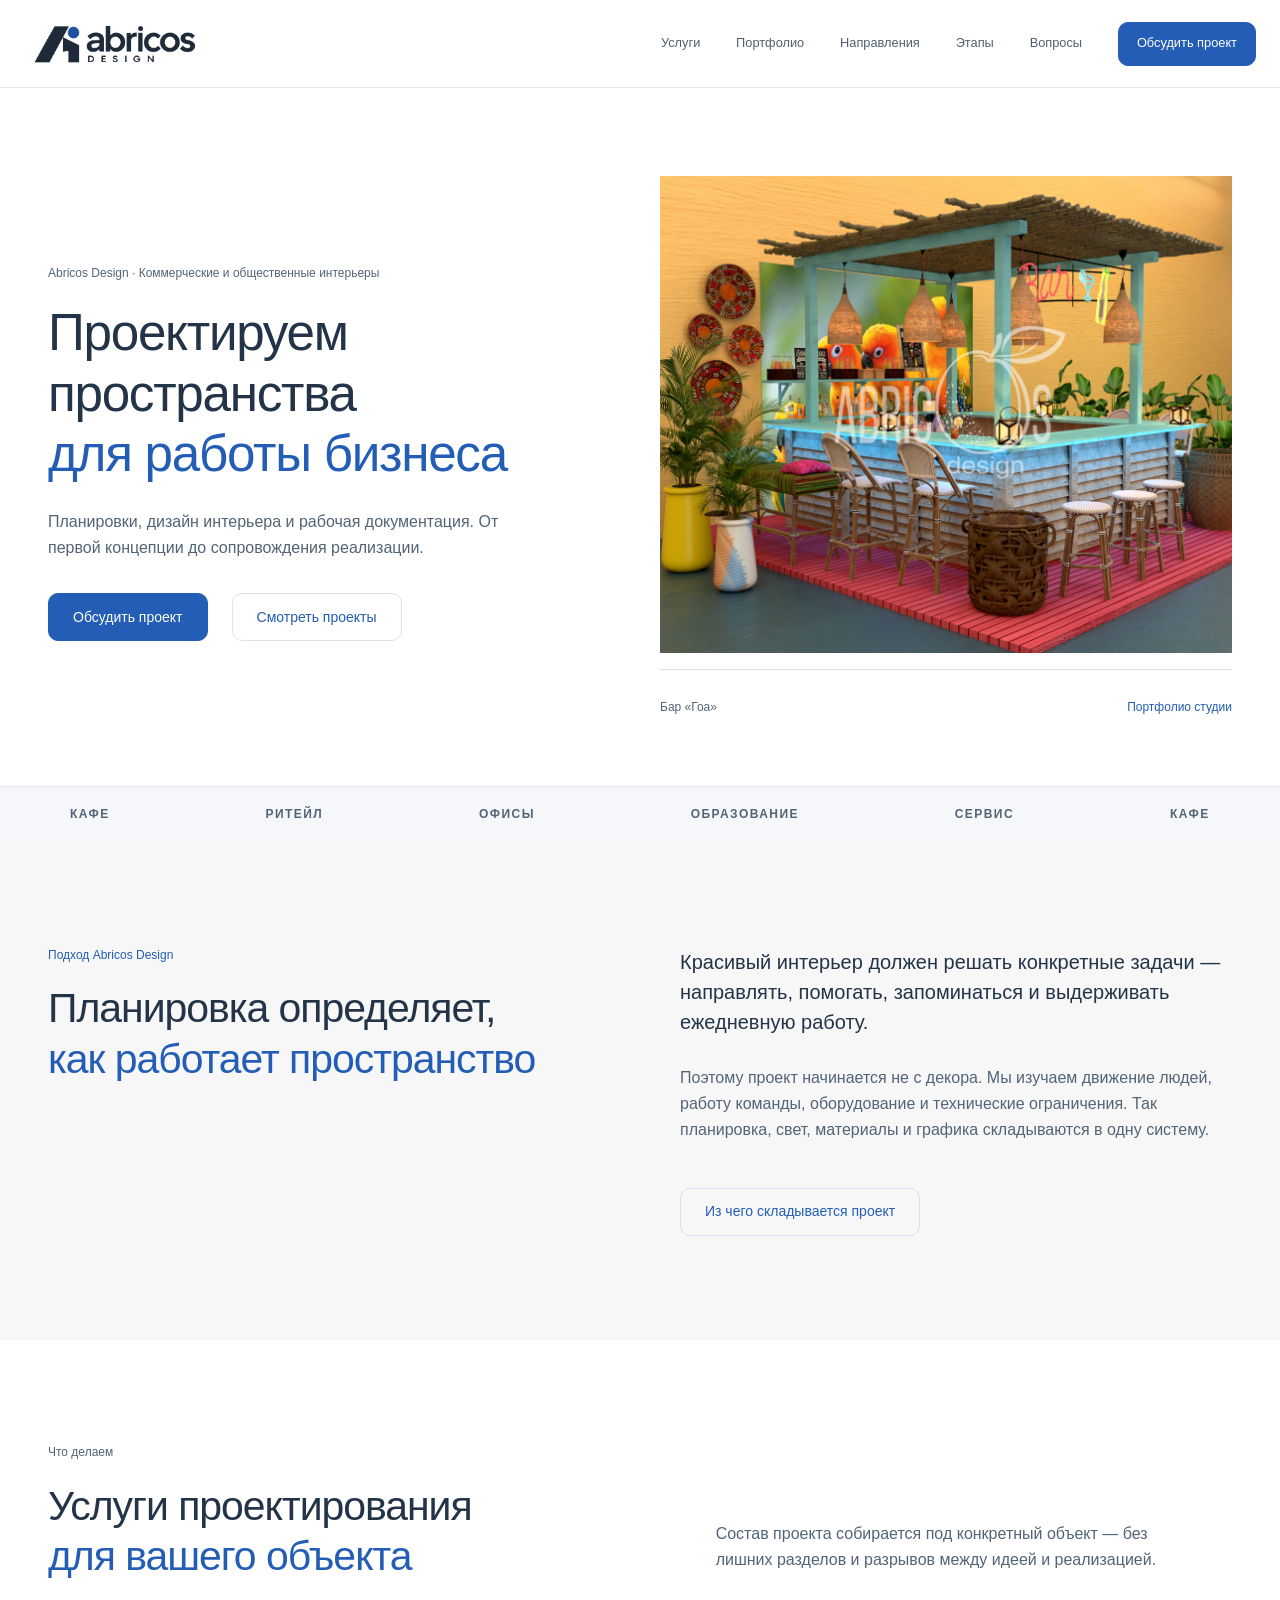
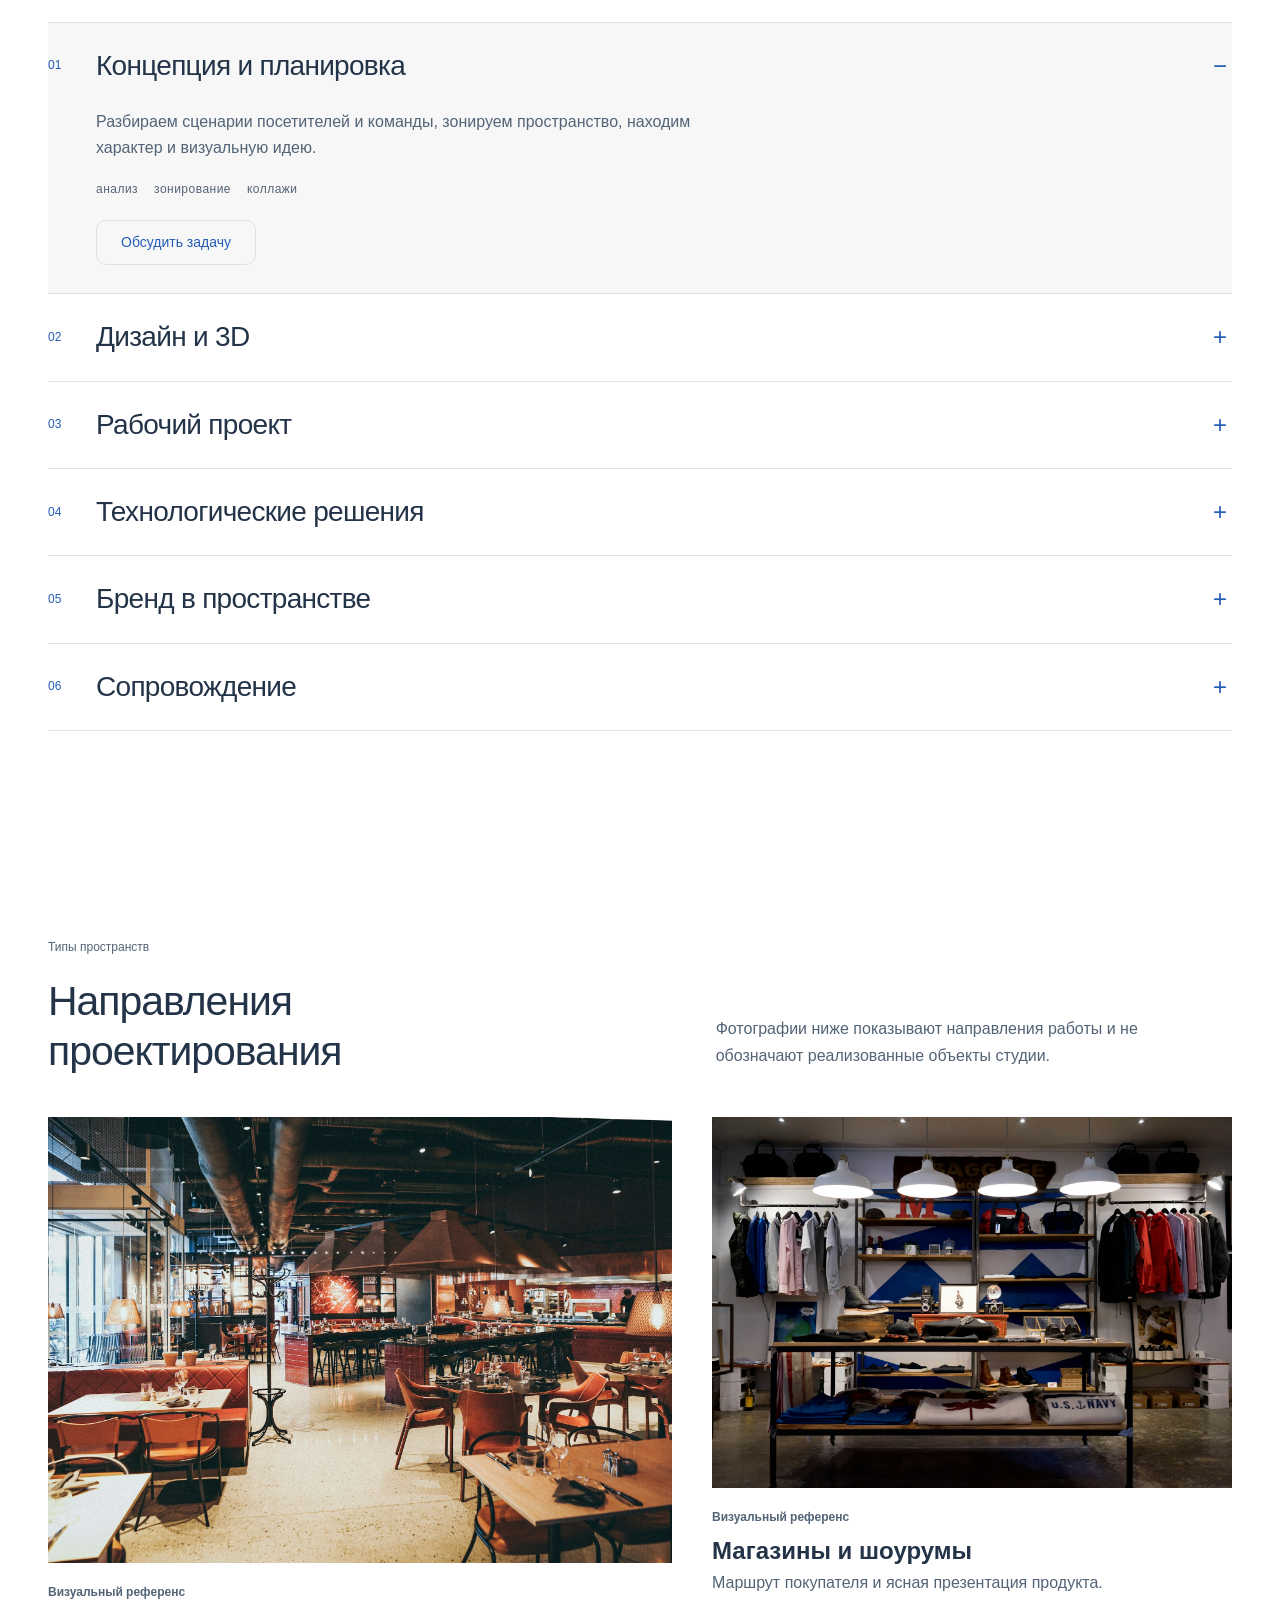
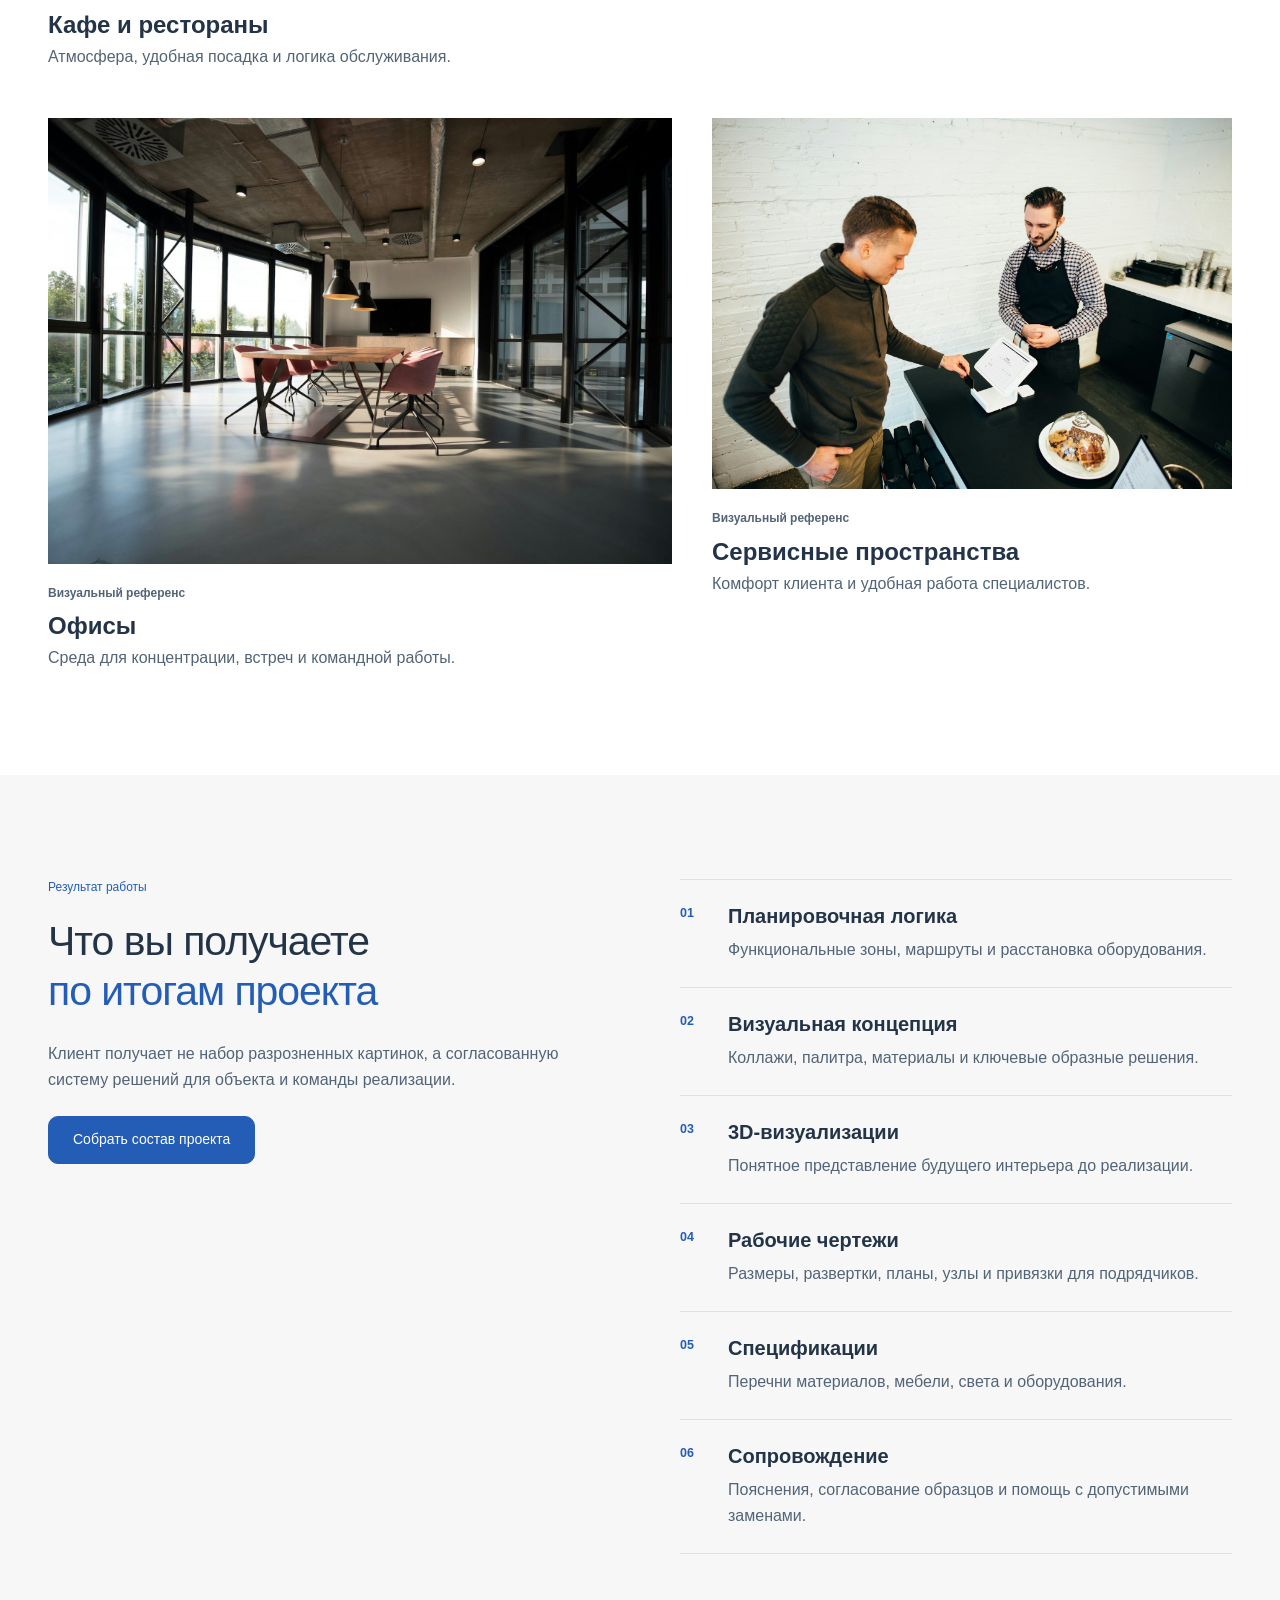
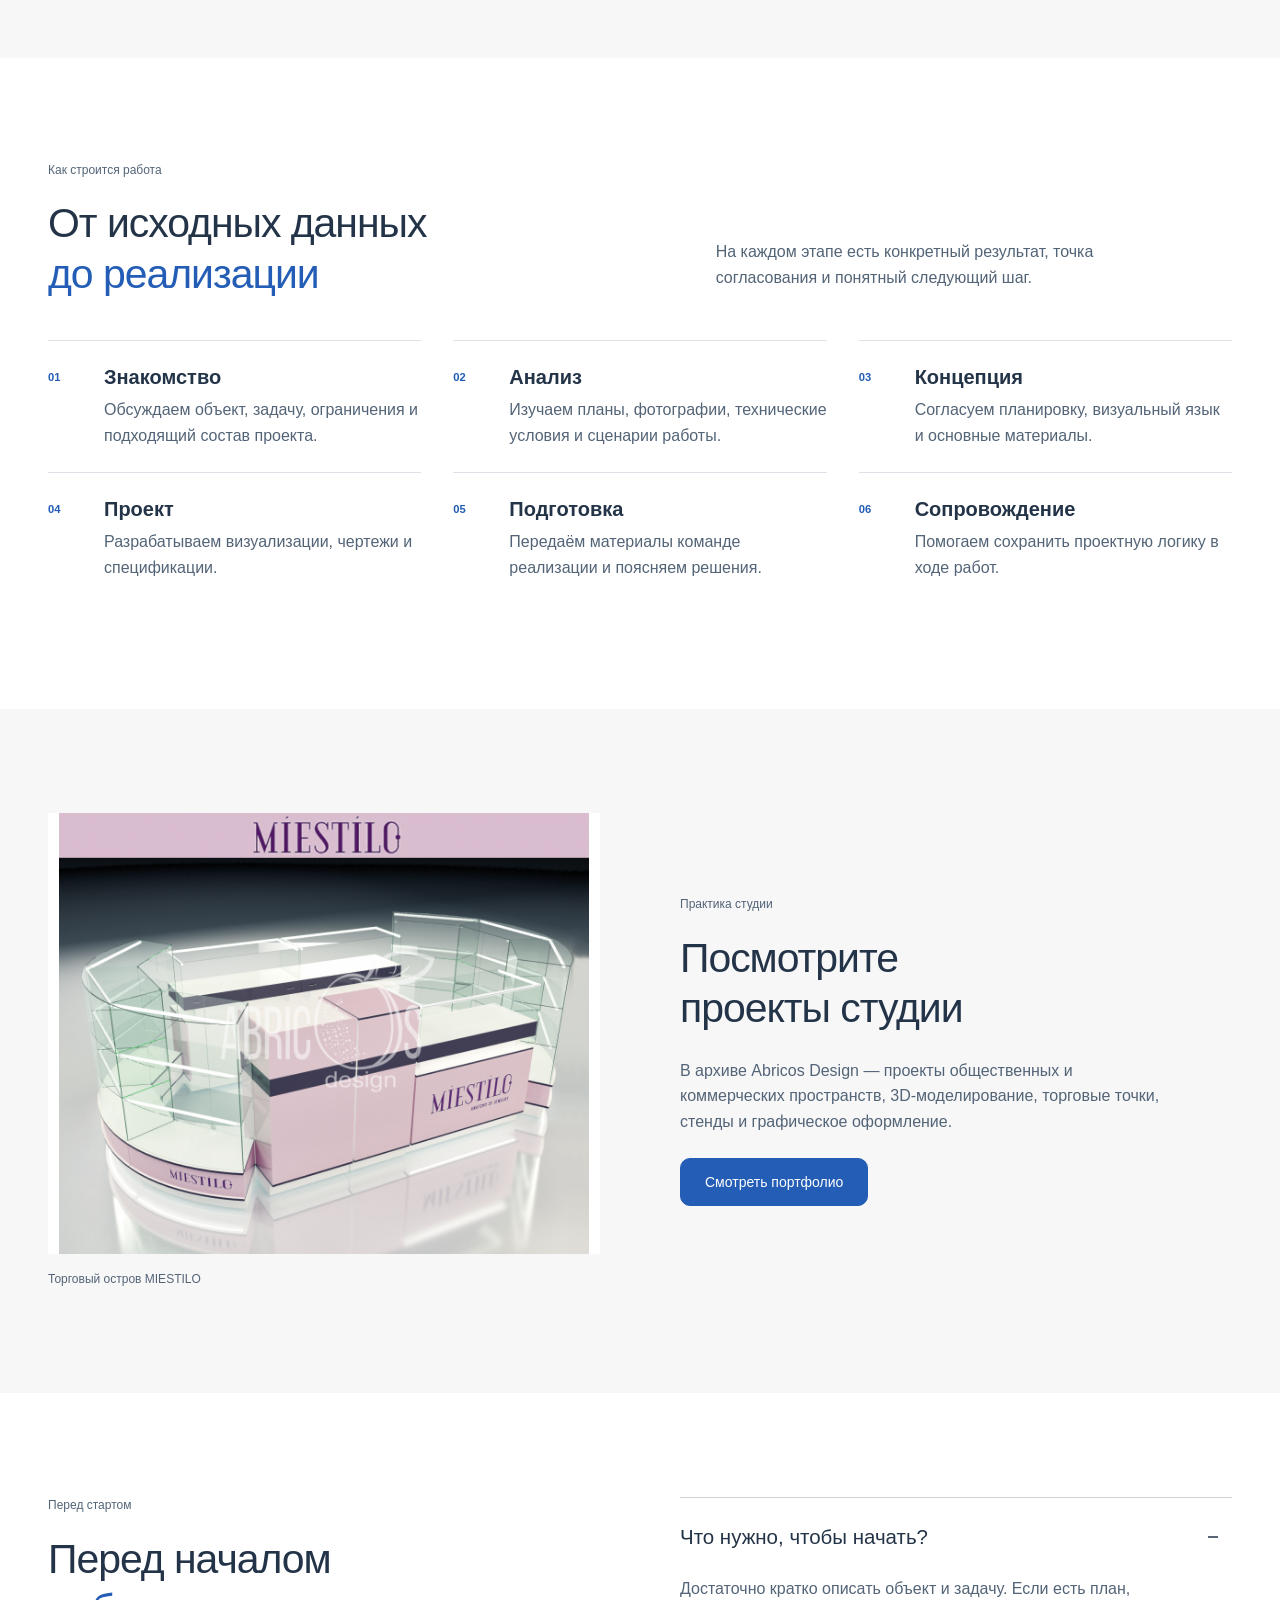
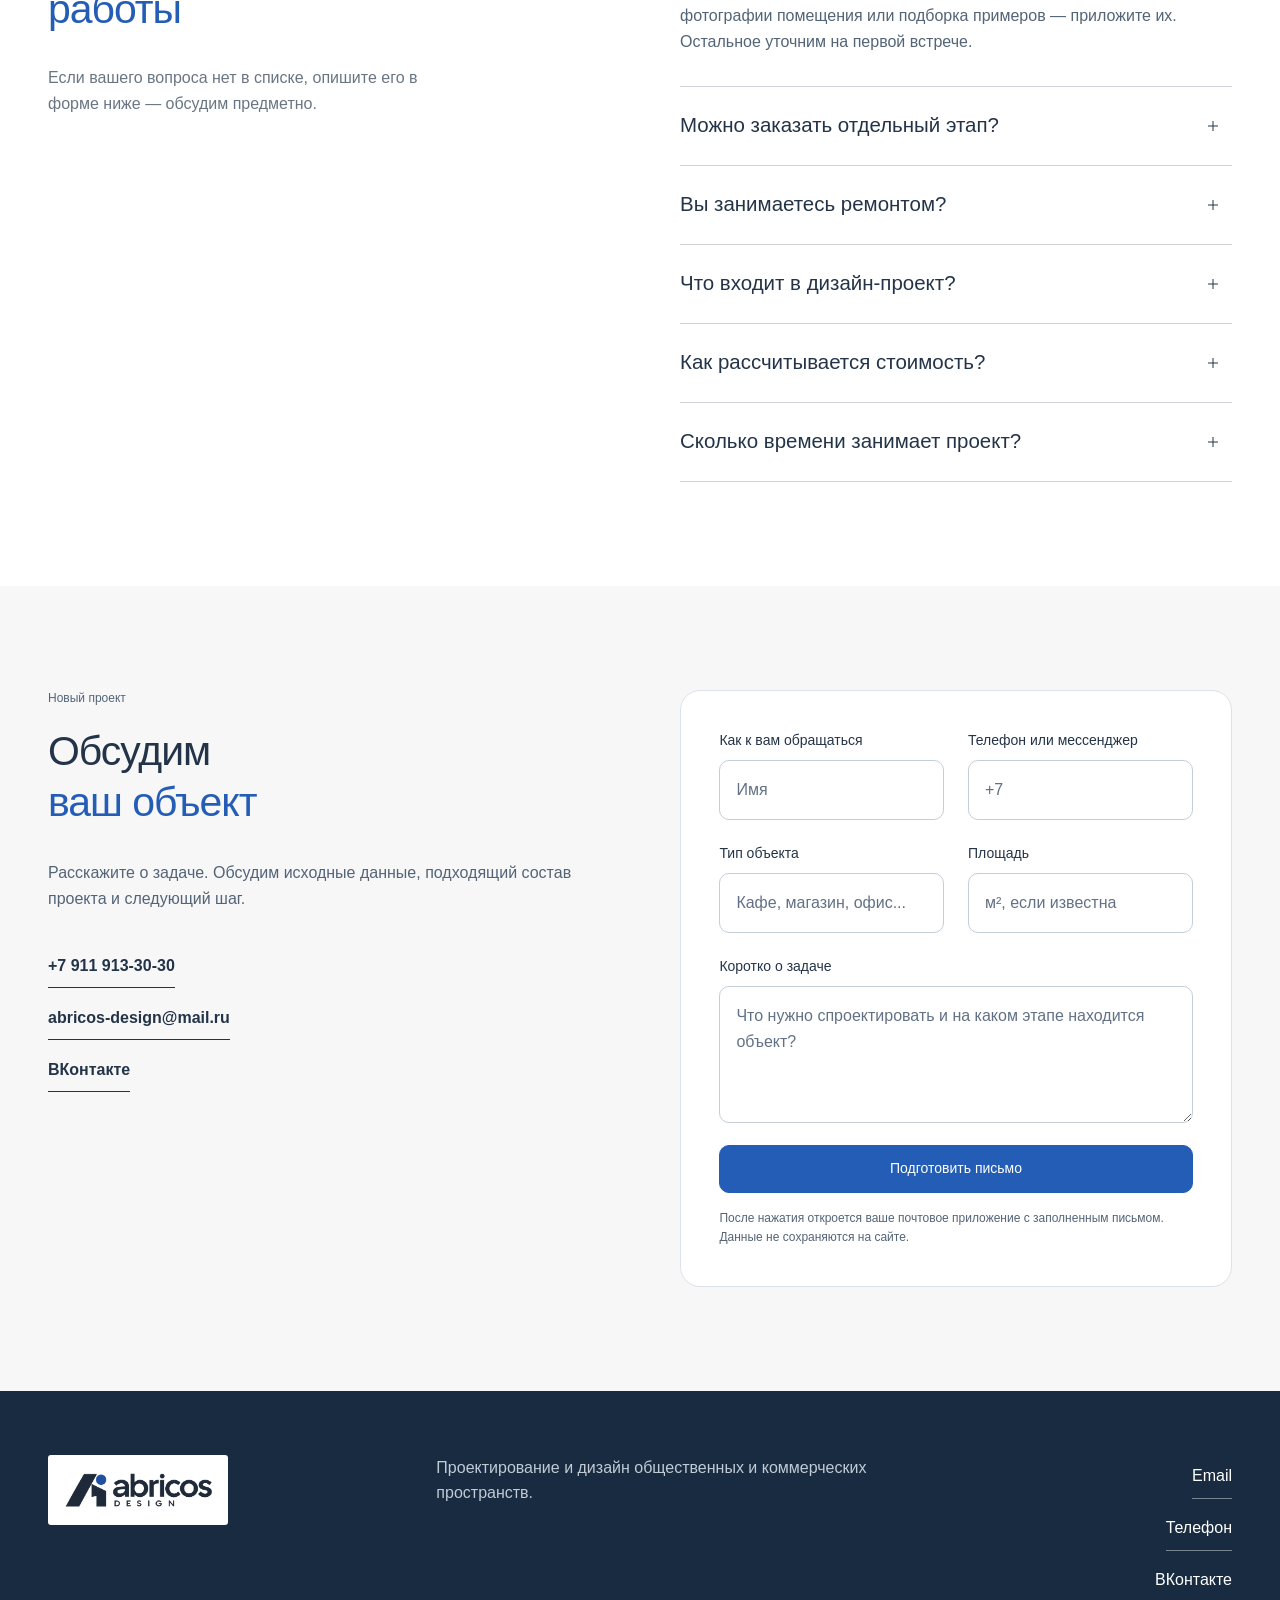
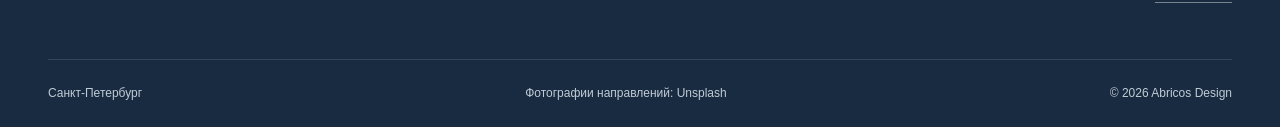
<file: index.html>
<!doctype html>
<html lang="ru">
  <head>
    <meta charset="utf-8">
    <meta name="viewport" content="width=device-width, initial-scale=1">
    <meta name="description" content="Концепции, дизайн-проекты, рабочая документация и сопровождение реализации общественных и коммерческих интерьеров.">
    <meta property="og:title" content="Abricos Design — пространства для бизнеса">
    <meta property="og:description" content="Проектирование, дизайн и сопровождение реализации общественных и коммерческих интерьеров.">
    <meta property="og:type" content="website">
    <meta property="og:locale" content="ru_RU">
    <meta property="og:image" content="./og-v2.png">
    <meta name="twitter:card" content="summary_large_image">
    <meta name="twitter:title" content="Abricos Design — пространства для бизнеса">
    <meta name="twitter:description" content="Проектирование, дизайн и сопровождение реализации общественных и коммерческих интерьеров.">
    <meta name="twitter:image" content="./og-v2.png">
    <title>Abricos Design — проектирование коммерческих пространств</title>
    <link rel="icon" href="./favicon.svg" type="image/svg+xml">
    <link rel="stylesheet" href="./vendor/uikit.min.css">
    <link rel="stylesheet" href="./styles.css">
    <link rel="stylesheet" href="./redesign.css">
    <script>document.documentElement.classList.add("js");</script>
    <script src="./vendor/anime.umd.min.js" defer></script>
    <script src="./script.js" defer></script>
  </head>
  <body>
    <a class="skip-link" href="#top">К содержанию</a>
    <main>
      <header class="site-header">
        <a class="site-header__logo" href="#top" aria-label="Abricos Design — на главную">
          <img class="brand-logo" src="./images/abricos-logo.png" alt="Abricos Design" width="2172" height="724">
        </a>
        <button
          class="menu-toggle"
          type="button"
          aria-expanded="false"
          aria-controls="main-navigation"
          aria-label="Открыть меню"
        >
          <span></span>
          <span></span>
        </button>
        <nav id="main-navigation" class="site-nav" aria-label="Основная навигация">
          <a href="#services">Услуги</a>
          <a href="./portfolio/">Портфолио</a>
          <a href="#directions">Направления</a>
          <a href="#process">Этапы</a>
          <a href="#faq">Вопросы</a>
          <a class="site-nav__contact" href="#contact">
            Обсудить проект

          </a>
        </nav>
      </header>

      <section class="hero" id="top">
        <div class="hero__content">
          <p class="eyebrow hero__eyebrow">Abricos Design · Коммерческие и общественные интерьеры</p>
          <h1>
            Проектируем пространства
            <span>для работы бизнеса</span>
          </h1>
          <p class="hero__lead">
            Планировки, дизайн интерьера и рабочая документация. От первой концепции до сопровождения реализации.
          </p>
          <div class="hero__actions">
            <a class="uk-button uk-button-primary button button--primary" href="#contact">
              Обсудить проект

            </a>
            <a class="uk-button uk-button-default text-link" href="./portfolio/">
              Смотреть проекты

            </a>
          </div>
        </div>

        <figure class="hero__visual">
          <div class="hero__arch">
            <img src="./portfolio/goa-bar.png" alt="Проект бара «Гоа»: открытая стойка, деревянная отделка и бирюзовые стулья" width="1200" height="900" fetchpriority="high">
          </div>
          <figcaption class="hero__caption"><span>Бар «Гоа»</span><a href="./portfolio/">Портфолио студии</a></figcaption>
        </figure>

        <div class="hero__types" aria-label="Типы объектов">
          <div class="types-window"><div class="types-track"><div class="types-group"><span>Кафе</span><span>Ритейл</span><span>Офисы</span><span>Образование</span><span>Сервис</span></div><div class="types-group" aria-hidden="true"><span>Кафе</span><span>Ритейл</span><span>Офисы</span><span>Образование</span><span>Сервис</span></div></div></div>
          <button class="types-pause uk-button uk-button-default" type="button" aria-pressed="false" aria-label="Остановить движение направлений">Пауза</button>
        </div>
      </section>

      <section class="manifesto section-dark" id="about">
        <div class="section-index" aria-hidden="true">01</div>
        <div class="manifesto__title" data-reveal>
          <p class="eyebrow">Подход Abricos Design</p>
          <h2>Планировка определяет,<br><em>как работает пространство</em></h2>
        </div>
        <div class="manifesto__copy" data-reveal>
          <p class="manifesto__lead">
            Красивый интерьер должен решать конкретные задачи — направлять, помогать, запоминаться и выдерживать ежедневную работу.
          </p>
          <p>
            Поэтому проект начинается не с декора. Мы изучаем движение людей, работу команды, оборудование и технические ограничения. Так планировка, свет, материалы и графика складываются в одну систему.
          </p>
          <a class="uk-button uk-button-default text-link text-link--light" href="#services">
            Из чего складывается проект

          </a>
        </div>
        <div class="apricot-shape" aria-hidden="true"><span></span></div>
      </section>

      <section class="services section-light" id="services">
        <div class="section-heading" data-reveal>
          <div>
            <p class="eyebrow">Что делаем</p>
            <h2>Услуги проектирования<br><em>для вашего объекта</em></h2>
          </div>
          <p>
            Состав проекта собирается под конкретный объект — без лишних разделов и разрывов между идеей и реализацией.
          </p>
        </div>
        <div class="services__grid">
          <details class="service-row" open><summary><span>01</span><h3>Концепция и планировка</h3></summary><div class="service-row__body">
            <p>Разбираем сценарии посетителей и команды, зонируем пространство, находим характер и визуальную идею.</p>
            <div class="service-card__tags" aria-label="Состав услуги">
              <span>анализ</span><span>зонирование</span><span>коллажи</span>
            </div>
          <a class="uk-button uk-button-default text-link" href="#contact">Обсудить задачу</a></div></details>
          <details class="service-row"><summary><span>02</span><h3>Дизайн и 3D</h3></summary><div class="service-row__body">
            <p>Собираем цельный интерьер: материалы, свет, мебель, цвет и детальные визуализации до начала работ.</p>
            <div class="service-card__tags" aria-label="Состав услуги">
              <span>интерьер</span><span>визуализация</span><span>материалы</span>
            </div>
          <a class="uk-button uk-button-default text-link" href="#contact">Обсудить задачу</a></div></details>
          <details class="service-row"><summary><span>03</span><h3>Рабочий проект</h3></summary><div class="service-row__body">
            <p>Готовим понятный комплект чертежей и спецификаций, с которым подрядчикам проще реализовать замысел точно.</p>
            <div class="service-card__tags" aria-label="Состав услуги">
              <span>чертежи</span><span>узлы</span><span>спецификации</span>
            </div>
          <a class="uk-button uk-button-default text-link" href="#contact">Обсудить задачу</a></div></details>
          <details class="service-row"><summary><span>04</span><h3>Технологические решения</h3></summary><div class="service-row__body">
            <p>Увязываем планировку с оборудованием и рабочими процессами коммерческого или общественного объекта.</p>
            <div class="service-card__tags" aria-label="Состав услуги">
              <span>оборудование</span><span>потоки</span><span>технология</span>
            </div>
          <a class="uk-button uk-button-default text-link" href="#contact">Обсудить задачу</a></div></details>
          <details class="service-row"><summary><span>05</span><h3>Бренд в пространстве</h3></summary><div class="service-row__body">
            <p>Соединяем интерьер с айдентикой: входная группа, навигация, графика и оформление точек контакта.</p>
            <div class="service-card__tags" aria-label="Состав услуги">
              <span>навигация</span><span>оформление</span><span>айдентика</span>
            </div>
          <a class="uk-button uk-button-default text-link" href="#contact">Обсудить задачу</a></div></details>
          <details class="service-row"><summary><span>06</span><h3>Сопровождение</h3></summary><div class="service-row__body">
            <p>Отвечаем на вопросы команды реализации, проверяем решения и помогаем корректно работать с заменами.</p>
            <div class="service-card__tags" aria-label="Состав услуги">
              <span>авторский контроль</span><span>подбор</span><span>координация</span>
            </div>
          <a class="uk-button uk-button-default text-link" href="#contact">Обсудить задачу</a></div></details>
        </div>
      </section>

      <section class="directions" id="directions">
        <div class="section-heading section-heading--compact" data-reveal>
          <div>
            <p class="eyebrow">Типы пространств</p>
            <h2>Направления<br><em>проектирования</em></h2>
          </div>
          <p>Фотографии ниже показывают направления работы и не обозначают реализованные объекты студии.</p>
        </div>
        <div class="directions__grid">
          <article class="direction-card direction-card--wide" data-reveal>
            <img loading="lazy" src="./images/hero-restaurant.jpg" alt="">
            <div class="direction-card__shade"></div>
            <div class="direction-card__number">01</div>
            <div class="direction-card__content">
              <span>Визуальный референс</span>
              <h3>Кафе и рестораны</h3>
              <p>Атмосфера, удобная посадка и логика обслуживания.</p>
            </div>
          </article>
          <article class="direction-card" data-reveal>
            <img loading="lazy" src="./images/retail.jpg" alt="">
            <div class="direction-card__shade"></div>
            <div class="direction-card__number">02</div>
            <div class="direction-card__content">
              <span>Визуальный референс</span>
              <h3>Магазины и шоурумы</h3>
              <p>Маршрут покупателя и ясная презентация продукта.</p>
            </div>
          </article>
          <article class="direction-card" data-reveal>
            <img loading="lazy" src="./images/office.jpg" alt="">
            <div class="direction-card__shade"></div>
            <div class="direction-card__number">03</div>
            <div class="direction-card__content">
              <span>Визуальный референс</span>
              <h3>Офисы</h3>
              <p>Среда для концентрации, встреч и командной работы.</p>
            </div>
          </article>
          <article class="direction-card direction-card--wide" data-reveal>
            <img loading="lazy" src="./images/service.jpg" alt="">
            <div class="direction-card__shade"></div>
            <div class="direction-card__number">04</div>
            <div class="direction-card__content">
              <span>Визуальный референс</span>
              <h3>Сервисные пространства</h3>
              <p>Комфорт клиента и удобная работа специалистов.</p>
            </div>
          </article>
        </div>
      </section>

      <section class="deliverables section-dark">
        <div class="deliverables__intro" data-reveal>
          <p class="eyebrow">Результат работы</p>
          <h2>Что вы получаете<br><em>по итогам проекта</em></h2>
          <p>
            Клиент получает не набор разрозненных картинок, а согласованную систему решений для объекта и команды реализации.
          </p>
          <a class="uk-button uk-button-primary button button--sand" href="#contact">
            Собрать состав проекта

          </a>
        </div>
        <div class="deliverables__list">
          <article data-reveal>
            <span>01</span>
            <div><h3>Планировочная логика</h3><p>Функциональные зоны, маршруты и расстановка оборудования.</p></div>
          </article>
          <article data-reveal>
            <span>02</span>
            <div><h3>Визуальная концепция</h3><p>Коллажи, палитра, материалы и ключевые образные решения.</p></div>
          </article>
          <article data-reveal>
            <span>03</span>
            <div><h3>3D-визуализации</h3><p>Понятное представление будущего интерьера до реализации.</p></div>
          </article>
          <article data-reveal>
            <span>04</span>
            <div><h3>Рабочие чертежи</h3><p>Размеры, развертки, планы, узлы и привязки для подрядчиков.</p></div>
          </article>
          <article data-reveal>
            <span>05</span>
            <div><h3>Спецификации</h3><p>Перечни материалов, мебели, света и оборудования.</p></div>
          </article>
          <article data-reveal>
            <span>06</span>
            <div><h3>Сопровождение</h3><p>Пояснения, согласование образцов и помощь с допустимыми заменами.</p></div>
          </article>
        </div>
      </section>

      <section class="process section-light" id="process">
        <div class="section-heading" data-reveal>
          <div>
            <p class="eyebrow">Как строится работа</p>
            <h2>От исходных данных<br><em>до реализации</em></h2>
          </div>
          <p>На каждом этапе есть конкретный результат, точка согласования и понятный следующий шаг.</p>
        </div>
        <div class="process-ribbon" data-reveal>
          <div class="process-ribbon__line" aria-hidden="true"></div>
          <article class="process-step">
            <div class="process-step__dot"><span>01</span></div>
            <h3>Знакомство</h3>
            <p>Обсуждаем объект, задачу, ограничения и подходящий состав проекта.</p>
          </article>
          <article class="process-step">
            <div class="process-step__dot"><span>02</span></div>
            <h3>Анализ</h3>
            <p>Изучаем планы, фотографии, технические условия и сценарии работы.</p>
          </article>
          <article class="process-step">
            <div class="process-step__dot"><span>03</span></div>
            <h3>Концепция</h3>
            <p>Согласуем планировку, визуальный язык и основные материалы.</p>
          </article>
          <article class="process-step">
            <div class="process-step__dot"><span>04</span></div>
            <h3>Проект</h3>
            <p>Разрабатываем визуализации, чертежи и спецификации.</p>
          </article>
          <article class="process-step">
            <div class="process-step__dot"><span>05</span></div>
            <h3>Подготовка</h3>
            <p>Передаём материалы команде реализации и поясняем решения.</p>
          </article>
          <article class="process-step">
            <div class="process-step__dot"><span>06</span></div>
            <h3>Сопровождение</h3>
            <p>Помогаем сохранить проектную логику в ходе работ.</p>
          </article>
        </div>
      </section>

      <section class="archive">
        <a class="archive__project" href="./portfolio/">
          <img src="./portfolio/miestilo.png" alt="Проект торгового острова MIESTILO" loading="lazy">
          <span>Торговый остров MIESTILO</span>
        </a>
        <div class="archive__copy" data-reveal>
          <p class="eyebrow">Практика студии</p>
          <h2>Посмотрите<br><em>проекты студии</em></h2>
          <p>
            В архиве Abricos Design — проекты общественных и коммерческих пространств, 3D-моделирование, торговые точки, стенды и графическое оформление.
          </p>
          <a class="uk-button uk-button-primary button button--outline" href="./portfolio/">
            Смотреть портфолио

          </a>
        </div>
      </section>

      <section class="faq" id="faq">
        <div class="faq__heading" data-reveal>
          <p class="eyebrow">Перед стартом</p>
          <h2>Перед началом<br><em>работы</em></h2>
          <p>Если вашего вопроса нет в списке, опишите его в форме ниже — обсудим предметно.</p>
        </div>
        <div class="faq__list" data-reveal>
          <article class="faq-item faq-item--open">
            <button type="button" aria-expanded="true" aria-controls="faq-answer-0">
              <span>Что нужно, чтобы начать?</span><i aria-hidden="true"></i>
            </button>
            <div class="faq-item__answer" id="faq-answer-0" aria-hidden="false">
              <p>Достаточно кратко описать объект и задачу. Если есть план, фотографии помещения или подборка примеров — приложите их. Остальное уточним на первой встрече.</p>
            </div>
          </article>
          <article class="faq-item">
            <button type="button" aria-expanded="false" aria-controls="faq-answer-1">
              <span>Можно заказать отдельный этап?</span><i aria-hidden="true"></i>
            </button>
            <div class="faq-item__answer" id="faq-answer-1" aria-hidden="true">
              <p>Да. Состав работ подбирается под задачу: это может быть концепция, планировочное решение, визуализация, рабочая документация или сопровождение.</p>
            </div>
          </article>
          <article class="faq-item">
            <button type="button" aria-expanded="false" aria-controls="faq-answer-2">
              <span>Вы занимаетесь ремонтом?</span><i aria-hidden="true"></i>
            </button>
            <div class="faq-item__answer" id="faq-answer-2" aria-hidden="true">
              <p>Студия проектирует пространство и сопровождает реализацию. Формат взаимодействия с подрядчиками и объём участия в ремонтных работах обсуждаются отдельно.</p>
            </div>
          </article>
          <article class="faq-item">
            <button type="button" aria-expanded="false" aria-controls="faq-answer-3">
              <span>Что входит в дизайн-проект?</span><i aria-hidden="true"></i>
            </button>
            <div class="faq-item__answer" id="faq-answer-3" aria-hidden="true">
              <p>Состав зависит от объекта. Обычно это планировка, концепция, визуализации, рабочие чертежи и спецификации. Точный перечень фиксируется до начала работ.</p>
            </div>
          </article>
          <article class="faq-item">
            <button type="button" aria-expanded="false" aria-controls="faq-answer-4">
              <span>Как рассчитывается стоимость?</span><i aria-hidden="true"></i>
            </button>
            <div class="faq-item__answer" id="faq-answer-4" aria-hidden="true">
              <p>После уточнения площади, назначения объекта, состава документации и уровня сопровождения. Так расчёт отражает реальный объём задачи.</p>
            </div>
          </article>
          <article class="faq-item">
            <button type="button" aria-expanded="false" aria-controls="faq-answer-5">
              <span>Сколько времени занимает проект?</span><i aria-hidden="true"></i>
            </button>
            <div class="faq-item__answer" id="faq-answer-5" aria-hidden="true">
              <p>Срок зависит от масштаба, состава работ и скорости согласований. Предварительный график формируется после знакомства с исходными данными.</p>
            </div>
          </article>
        </div>
      </section>

      <section class="contact" id="contact">
        <div class="contact__intro" data-reveal>
          <p class="eyebrow">Новый проект</p>
          <h2>Обсудим<br><em>ваш объект</em></h2>
          <p>Расскажите о задаче. Обсудим исходные данные, подходящий состав проекта и следующий шаг.</p>
          <div class="contact__direct">
            <a href="tel:+79119133030">+7 911 913-30-30</a>
            <a href="mailto:abricos-design@mail.ru">abricos-design@mail.ru</a>
            <a href="https://vk.com/abricosdesign" target="_blank" rel="noopener noreferrer">ВКонтакте</a>
          </div>
        </div>
        <form class="brief-form" action="mailto:abricos-design@mail.ru" method="post" enctype="text/plain" data-reveal>
          <div class="brief-form__row">
            <label>
              <span>Как к вам обращаться</span>
              <input class="uk-input" name="name" type="text" autocomplete="name" placeholder="Имя" required>
            </label>
            <label>
              <span>Телефон или мессенджер</span>
              <input class="uk-input" name="contact" type="text" autocomplete="tel" placeholder="+7" required>
            </label>
          </div>
          <div class="brief-form__row">
            <label>
              <span>Тип объекта</span>
              <input class="uk-input" name="object" type="text" placeholder="Кафе, магазин, офис..." required>
            </label>
            <label>
              <span>Площадь</span>
              <input class="uk-input" name="area" type="text" inputmode="numeric" placeholder="м², если известна">
            </label>
          </div>
          <label>
            <span>Коротко о задаче</span>
            <textarea class="uk-textarea" name="message" rows="4" placeholder="Что нужно спроектировать и на каком этапе находится объект?" required></textarea>
          </label>
          <button class="uk-button uk-button-primary button button--dark" type="submit">
            Подготовить письмо

          </button>
          <p class="brief-form__note">
            После нажатия откроется ваше почтовое приложение с заполненным письмом. Данные не сохраняются на сайте.
          </p>
        </form>
      </section>

      <footer class="footer">
        <a href="#top" aria-label="Abricos Design — наверх">
          <img class="brand-logo" src="./images/abricos-logo.png" alt="Abricos Design" width="2172" height="724">
        </a>
        <p>Проектирование и дизайн общественных и коммерческих пространств.</p>
        <div class="footer__links">
          <a href="mailto:abricos-design@mail.ru">Email</a>
          <a href="tel:+79119133030">Телефон</a>
          <a href="https://vk.com/abricosdesign" target="_blank" rel="noopener noreferrer">ВКонтакте</a>
        </div>
        <div class="footer__bottom">
          <span>Санкт-Петербург</span>
          <span>Фотографии направлений: Unsplash</span>
          <span>© <span data-year>2026</span> Abricos Design</span>
        </div>
      </footer>
    </main>
  </body>
</html>
</file>
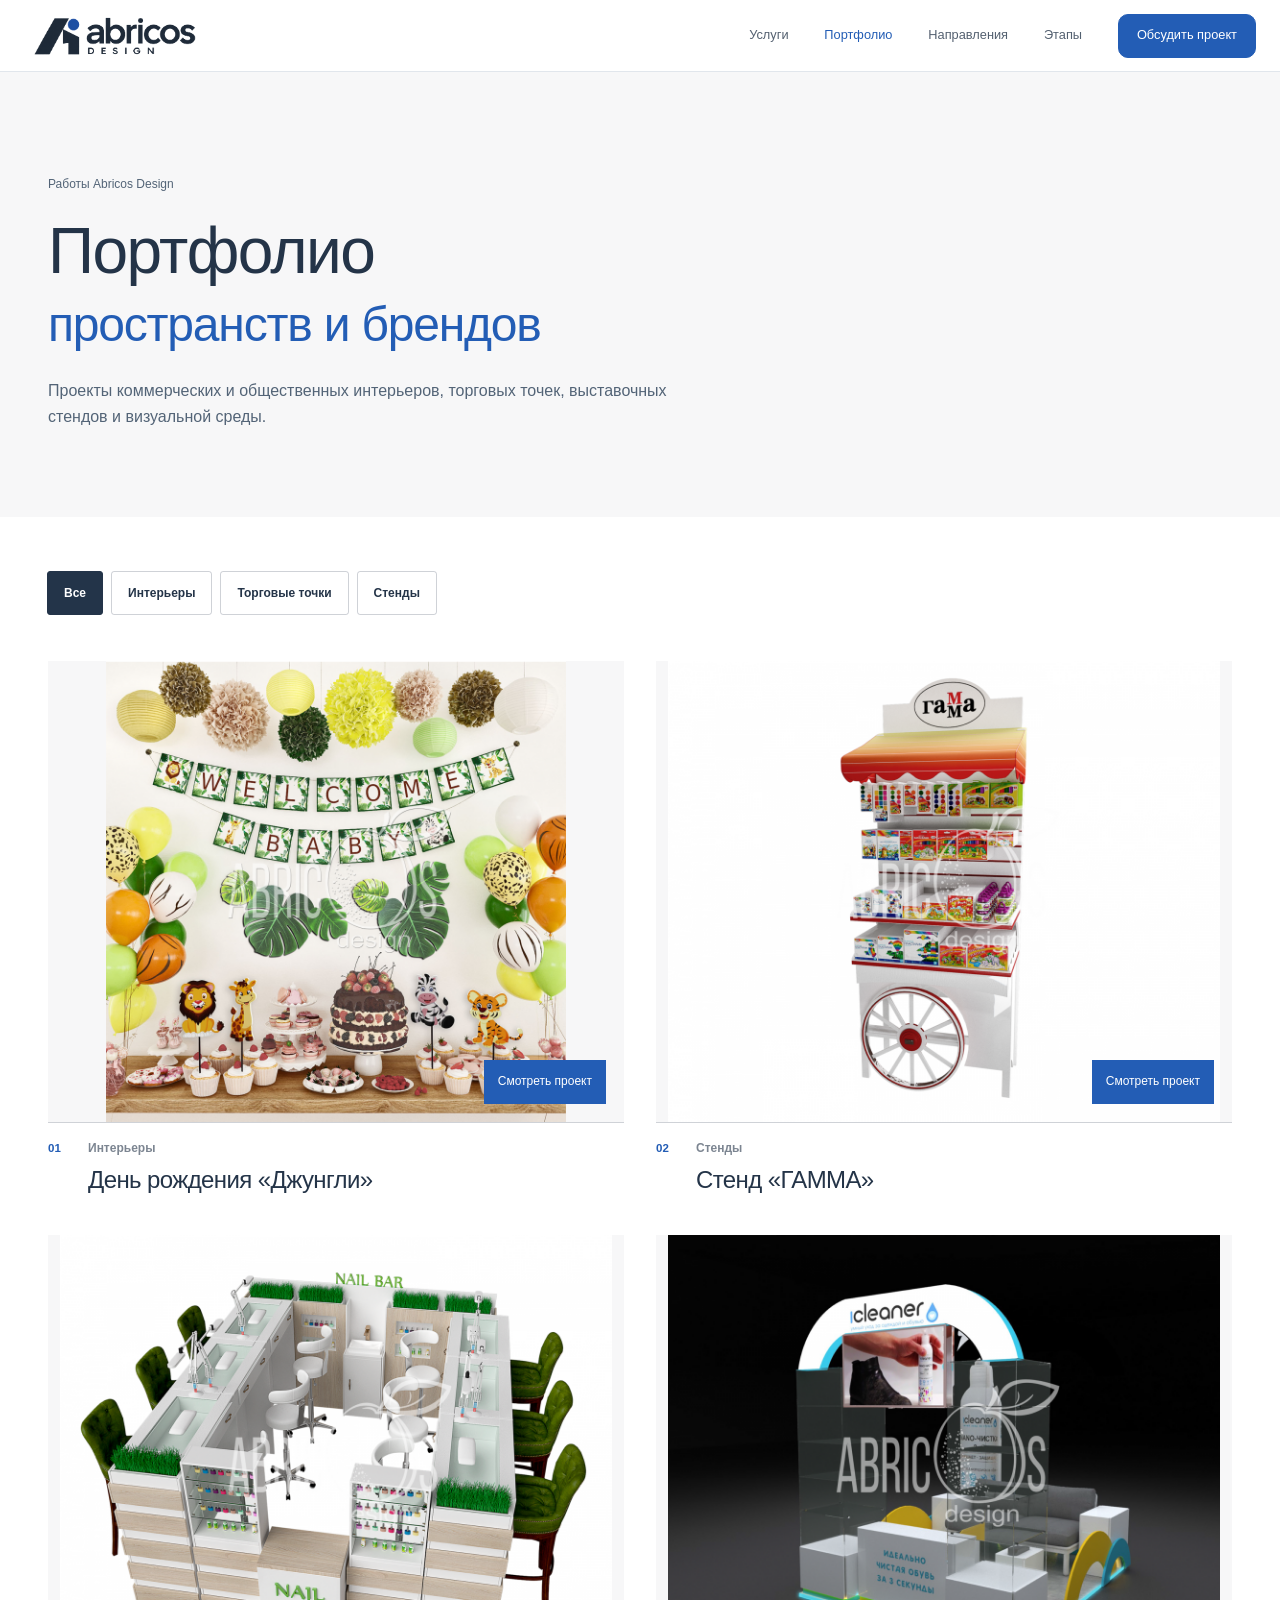
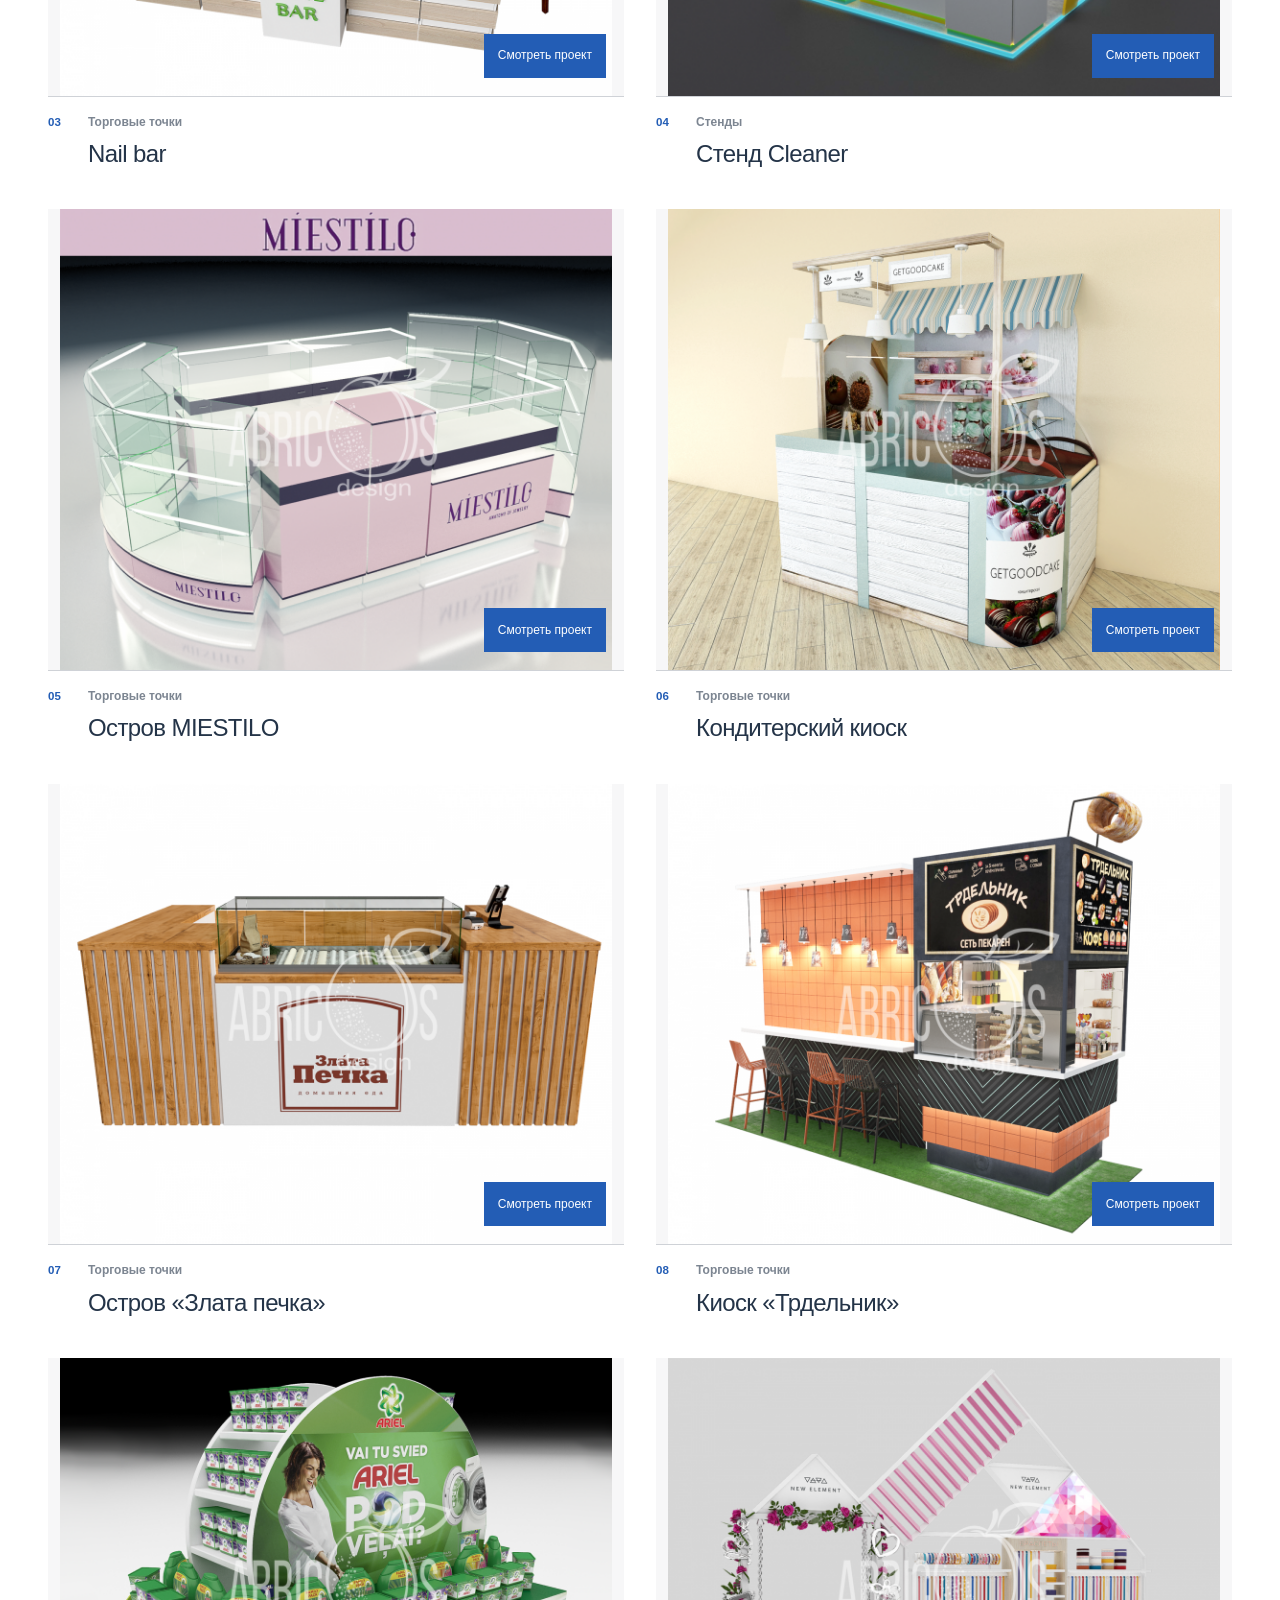
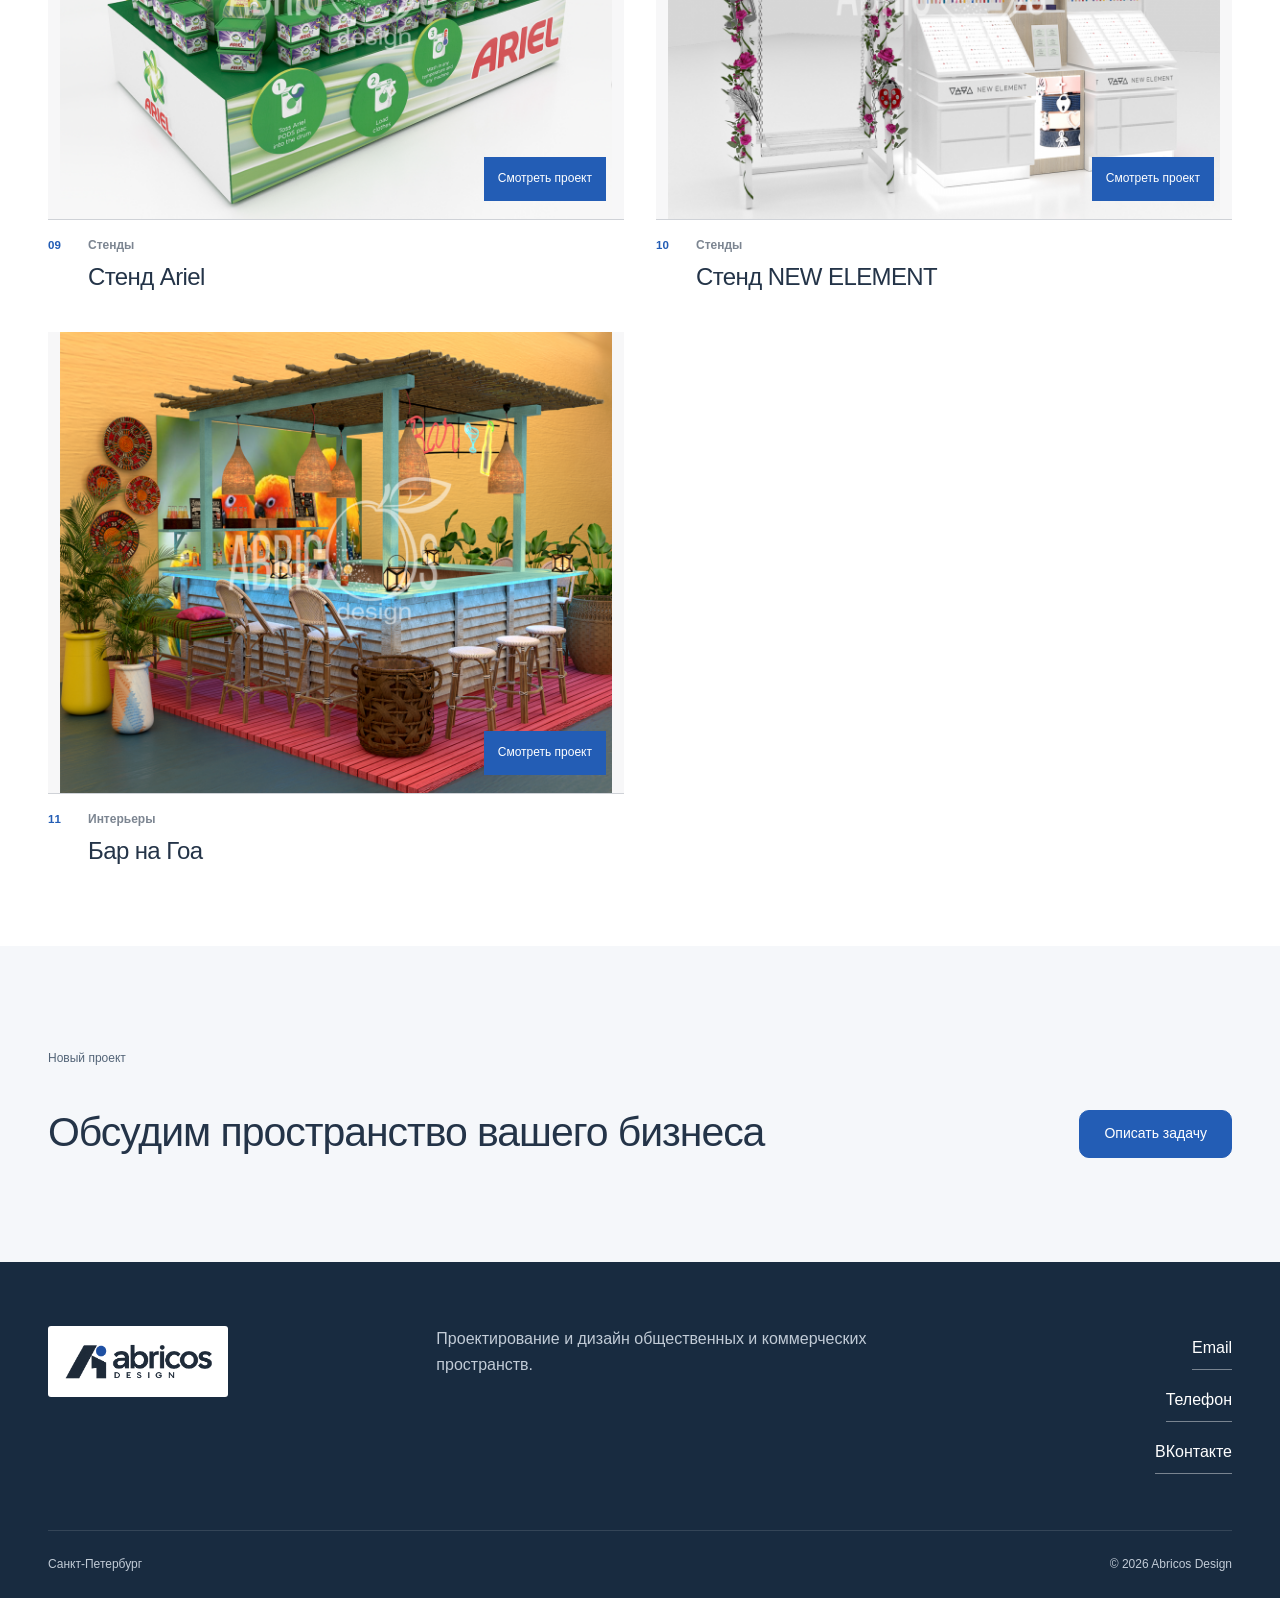
<file: portfolio/index.html>
<!doctype html>
<html lang="ru">
  <head>
    <meta charset="utf-8">
    <meta name="viewport" content="width=device-width, initial-scale=1">
    <meta name="description" content="Проекты Abricos Design: коммерческие интерьеры, торговые точки, выставочные стенды и визуальная среда.">
    <meta property="og:title" content="Портфолио — Abricos Design">
    <meta property="og:description" content="Проекты коммерческих и общественных интерьеров, торговых точек и выставочных стендов.">
    <meta property="og:type" content="website">
    <meta property="og:locale" content="ru_RU">
    <meta property="og:image" content="../og-v2.png">
    <meta name="twitter:card" content="summary_large_image">
    <title>Портфолио — Abricos Design</title>
    <link rel="icon" href="../favicon.svg" type="image/svg+xml">
    <link rel="stylesheet" href="../vendor/uikit.min.css">
    <link rel="stylesheet" href="../styles.css">
    <link rel="stylesheet" href="../redesign.css">
    <script>document.documentElement.classList.add("js");</script>
    <script src="../vendor/anime.umd.min.js" defer></script>
    <script src="../script.js" defer></script>
  </head>
  <body>
    <main class="portfolio-page">
      <header class="site-header site-header--scrolled portfolio-site-header">
        <a class="site-header__logo" href="../index.html" aria-label="Abricos Design — на главную">
          <img class="brand-logo" src="../images/abricos-logo.png" alt="Abricos Design" width="2172" height="724">
        </a>
        <button
          class="menu-toggle"
          type="button"
          aria-expanded="false"
          aria-controls="portfolio-navigation"
          aria-label="Открыть меню"
        >
          <span></span>
          <span></span>
        </button>
        <nav id="portfolio-navigation" class="site-nav" aria-label="Основная навигация">
          <a href="../index.html#services">Услуги</a>
          <a href="./" aria-current="page">Портфолио</a>
          <a href="../index.html#directions">Направления</a>
          <a href="../index.html#process">Этапы</a>
          <a class="site-nav__contact" href="../index.html#contact">
            Обсудить проект

          </a>
        </nav>
      </header>

      <section class="portfolio-hero">
        <p class="eyebrow">Работы Abricos Design</p>
        <h1>
          Портфолио
          <span>пространств и брендов</span>
        </h1>
        <div class="portfolio-hero__bottom">
          <p>
            Проекты коммерческих и общественных интерьеров, торговых точек,
            выставочных стендов и визуальной среды.
          </p>
        </div>
      </section>

      <section class="portfolio-catalog">
        <div class="portfolio-filters" aria-label="Фильтр проектов">
          <button type="button" class="is-active" data-filter="Все" aria-pressed="true">Все</button>
          <button type="button" data-filter="Интерьеры" aria-pressed="false">Интерьеры</button>
          <button type="button" data-filter="Торговые точки" aria-pressed="false">Торговые точки</button>
          <button type="button" data-filter="Стенды" aria-pressed="false">Стенды</button>
        </div>

        <div class="portfolio-grid">
          <a
            class="portfolio-card"
            href="https://freelance.ru/portfolio/project/view/46095"
            target="_blank"
            rel="noopener noreferrer"
            data-portfolio-card
            data-category="Интерьеры"
          >
            <div class="portfolio-card__image">
              <img src="./jungle.png" alt="День рождения «Джунгли»">
              <span class="portfolio-card__open">Смотреть проект</span>
            </div>
            <div class="portfolio-card__meta">
              <span data-project-number>01</span>
              <div><p>Интерьеры</p><h2>День рождения «Джунгли»</h2></div>
            </div>
          </a>

          <a
            class="portfolio-card"
            href="https://freelance.ru/portfolio/project/view/46096"
            target="_blank"
            rel="noopener noreferrer"
            data-portfolio-card
            data-category="Стенды"
          >
            <div class="portfolio-card__image">
              <img src="./gamma.png" alt="Стенд «ГАММА»">
              <span class="portfolio-card__open">Смотреть проект</span>
            </div>
            <div class="portfolio-card__meta">
              <span data-project-number>02</span>
              <div><p>Стенды</p><h2>Стенд «ГАММА»</h2></div>
            </div>
          </a>

          <a
            class="portfolio-card"
            href="https://freelance.ru/portfolio/project/view/46097"
            target="_blank"
            rel="noopener noreferrer"
            data-portfolio-card
            data-category="Торговые точки"
          >
            <div class="portfolio-card__image">
              <img src="./nail-bar.png" alt="Nail bar">
              <span class="portfolio-card__open">Смотреть проект</span>
            </div>
            <div class="portfolio-card__meta">
              <span data-project-number>03</span>
              <div><p>Торговые точки</p><h2>Nail bar</h2></div>
            </div>
          </a>

          <a
            class="portfolio-card"
            href="https://freelance.ru/portfolio/project/view/46099"
            target="_blank"
            rel="noopener noreferrer"
            data-portfolio-card
            data-category="Стенды"
          >
            <div class="portfolio-card__image">
              <img src="./cleaner.png" alt="Стенд Cleaner">
              <span class="portfolio-card__open">Смотреть проект</span>
            </div>
            <div class="portfolio-card__meta">
              <span data-project-number>04</span>
              <div><p>Стенды</p><h2>Стенд Cleaner</h2></div>
            </div>
          </a>

          <a
            class="portfolio-card"
            href="https://freelance.ru/portfolio/project/view/46102"
            target="_blank"
            rel="noopener noreferrer"
            data-portfolio-card
            data-category="Торговые точки"
          >
            <div class="portfolio-card__image">
              <img src="./miestilo.png" alt="Остров MIESTILO">
              <span class="portfolio-card__open">Смотреть проект</span>
            </div>
            <div class="portfolio-card__meta">
              <span data-project-number>05</span>
              <div><p>Торговые точки</p><h2>Остров MIESTILO</h2></div>
            </div>
          </a>

          <a
            class="portfolio-card"
            href="https://freelance.ru/portfolio/project/view/46105"
            target="_blank"
            rel="noopener noreferrer"
            data-portfolio-card
            data-category="Торговые точки"
          >
            <div class="portfolio-card__image">
              <img src="./pastry-kiosk.png" alt="Кондитерский киоск">
              <span class="portfolio-card__open">Смотреть проект</span>
            </div>
            <div class="portfolio-card__meta">
              <span data-project-number>06</span>
              <div><p>Торговые точки</p><h2>Кондитерский киоск</h2></div>
            </div>
          </a>

          <a
            class="portfolio-card"
            href="https://freelance.ru/portfolio/project/view/46106"
            target="_blank"
            rel="noopener noreferrer"
            data-portfolio-card
            data-category="Торговые точки"
          >
            <div class="portfolio-card__image">
              <img src="./zlata.png" alt="Остров «Злата печка»">
              <span class="portfolio-card__open">Смотреть проект</span>
            </div>
            <div class="portfolio-card__meta">
              <span data-project-number>07</span>
              <div><p>Торговые точки</p><h2>Остров «Злата печка»</h2></div>
            </div>
          </a>

          <a
            class="portfolio-card"
            href="https://freelance.ru/portfolio/project/view/46109"
            target="_blank"
            rel="noopener noreferrer"
            data-portfolio-card
            data-category="Торговые точки"
          >
            <div class="portfolio-card__image">
              <img src="./trdelnik.png" alt="Киоск «Трдельник»">
              <span class="portfolio-card__open">Смотреть проект</span>
            </div>
            <div class="portfolio-card__meta">
              <span data-project-number>08</span>
              <div><p>Торговые точки</p><h2>Киоск «Трдельник»</h2></div>
            </div>
          </a>

          <a
            class="portfolio-card"
            href="https://freelance.ru/portfolio/project/view/46110"
            target="_blank"
            rel="noopener noreferrer"
            data-portfolio-card
            data-category="Стенды"
          >
            <div class="portfolio-card__image">
              <img src="./ariel.png" alt="Стенд Ariel">
              <span class="portfolio-card__open">Смотреть проект</span>
            </div>
            <div class="portfolio-card__meta">
              <span data-project-number>09</span>
              <div><p>Стенды</p><h2>Стенд Ariel</h2></div>
            </div>
          </a>

          <a
            class="portfolio-card"
            href="https://freelance.ru/portfolio/project/view/46112"
            target="_blank"
            rel="noopener noreferrer"
            data-portfolio-card
            data-category="Стенды"
          >
            <div class="portfolio-card__image">
              <img src="./new-element.png" alt="Стенд NEW ELEMENT">
              <span class="portfolio-card__open">Смотреть проект</span>
            </div>
            <div class="portfolio-card__meta">
              <span data-project-number>10</span>
              <div><p>Стенды</p><h2>Стенд NEW ELEMENT</h2></div>
            </div>
          </a>

          <a
            class="portfolio-card"
            href="https://freelance.ru/portfolio/project/view/46114"
            target="_blank"
            rel="noopener noreferrer"
            data-portfolio-card
            data-category="Интерьеры"
          >
            <div class="portfolio-card__image">
              <img src="./goa-bar.png" alt="Бар на Гоа">
              <span class="portfolio-card__open">Смотреть проект</span>
            </div>
            <div class="portfolio-card__meta">
              <span data-project-number>11</span>
              <div><p>Интерьеры</p><h2>Бар на Гоа</h2></div>
            </div>
          </a>
        </div>
      </section>

      <section class="portfolio-cta">
        <p class="eyebrow">Новый проект</p>
        <h2>Обсудим пространство вашего бизнеса</h2>
        <a class="uk-button uk-button-primary button button--primary" href="../index.html#contact">
          Описать задачу

        </a>
      </section>

      <footer class="footer portfolio-footer">
        <a href="../index.html" aria-label="Abricos Design — на главную">
          <img class="brand-logo" src="../images/abricos-logo.png" alt="Abricos Design" width="2172" height="724">
        </a>
        <p>Проектирование и дизайн общественных и коммерческих пространств.</p>
        <div class="footer__links">
          <a href="mailto:abricos-design@mail.ru">Email</a>
          <a href="tel:+79119133030">Телефон</a>
          <a href="https://vk.com/abricosdesign" target="_blank" rel="noopener noreferrer">ВКонтакте</a>
        </div>
        <div class="footer__bottom">
          <span>Санкт-Петербург</span>
          <span>© <span data-year>2026</span> Abricos Design</span>
        </div>
      </footer>
    </main>
  </body>
</html>
</file>
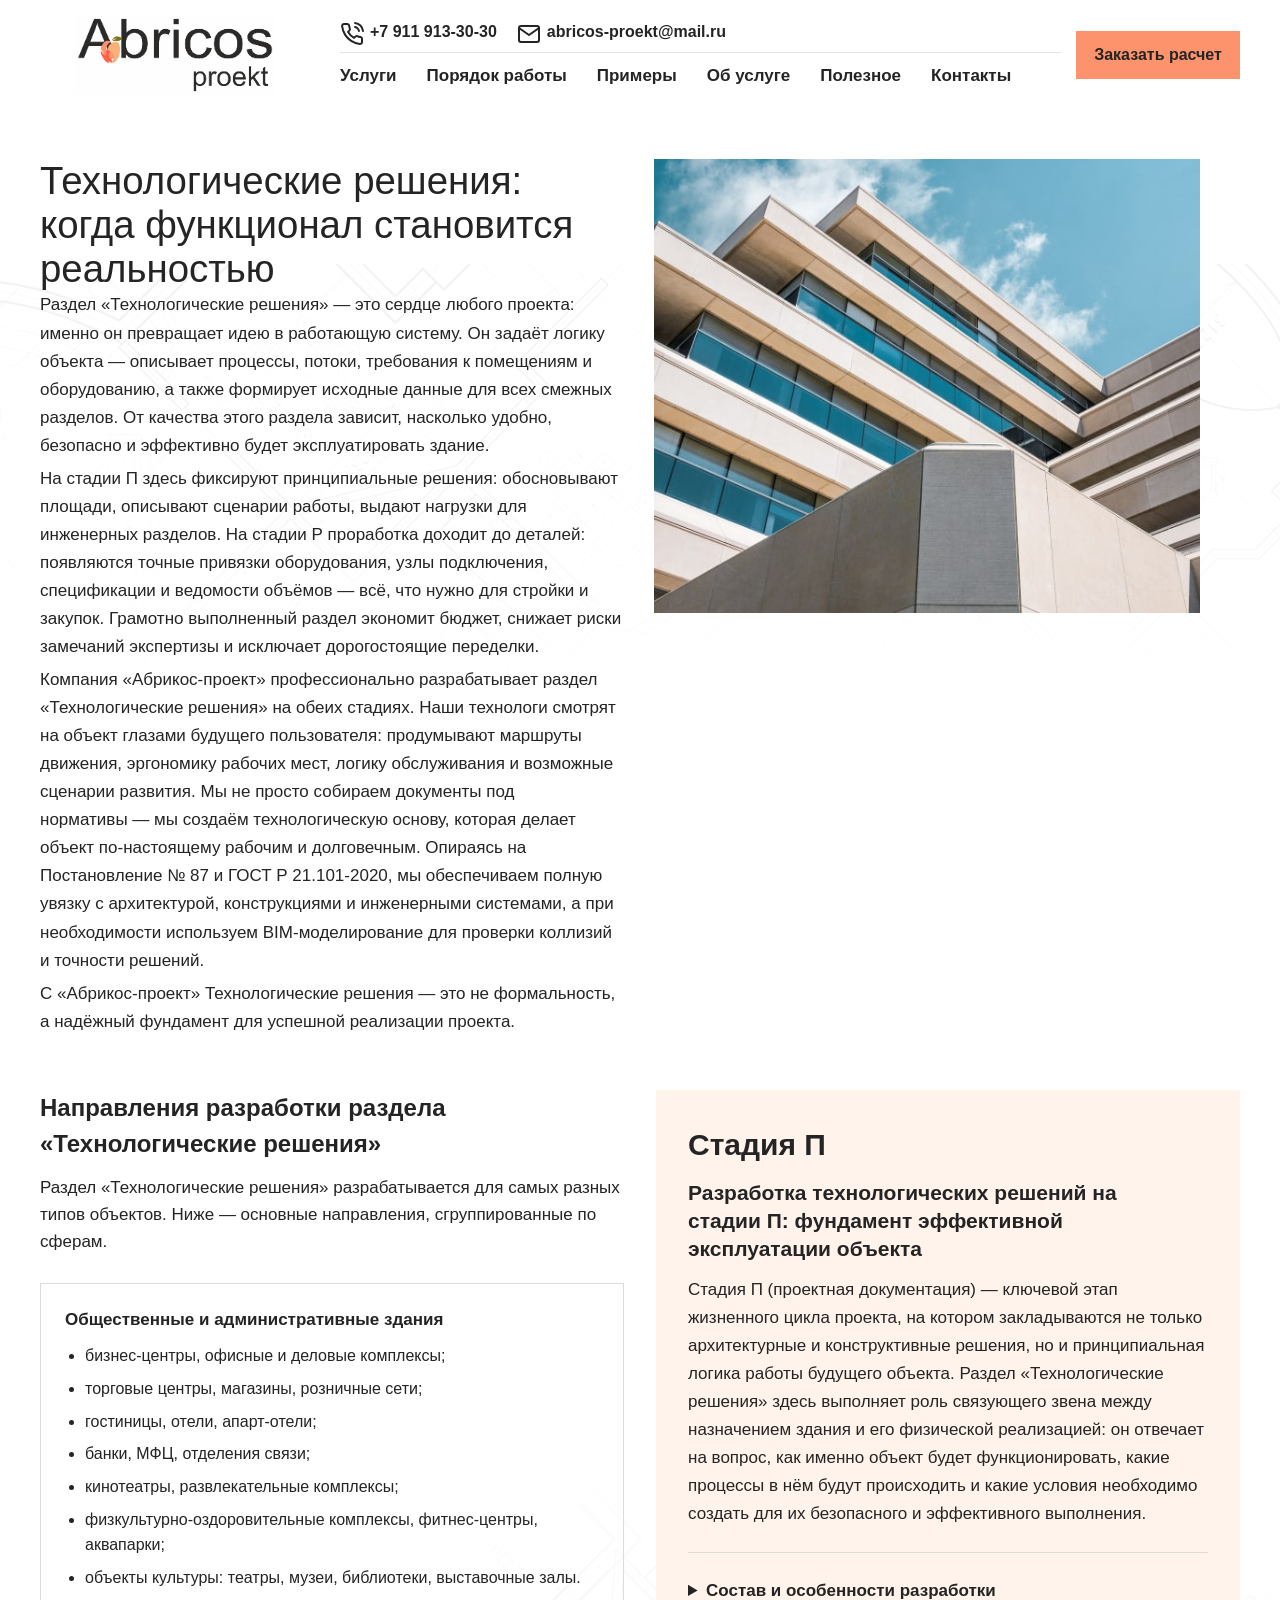
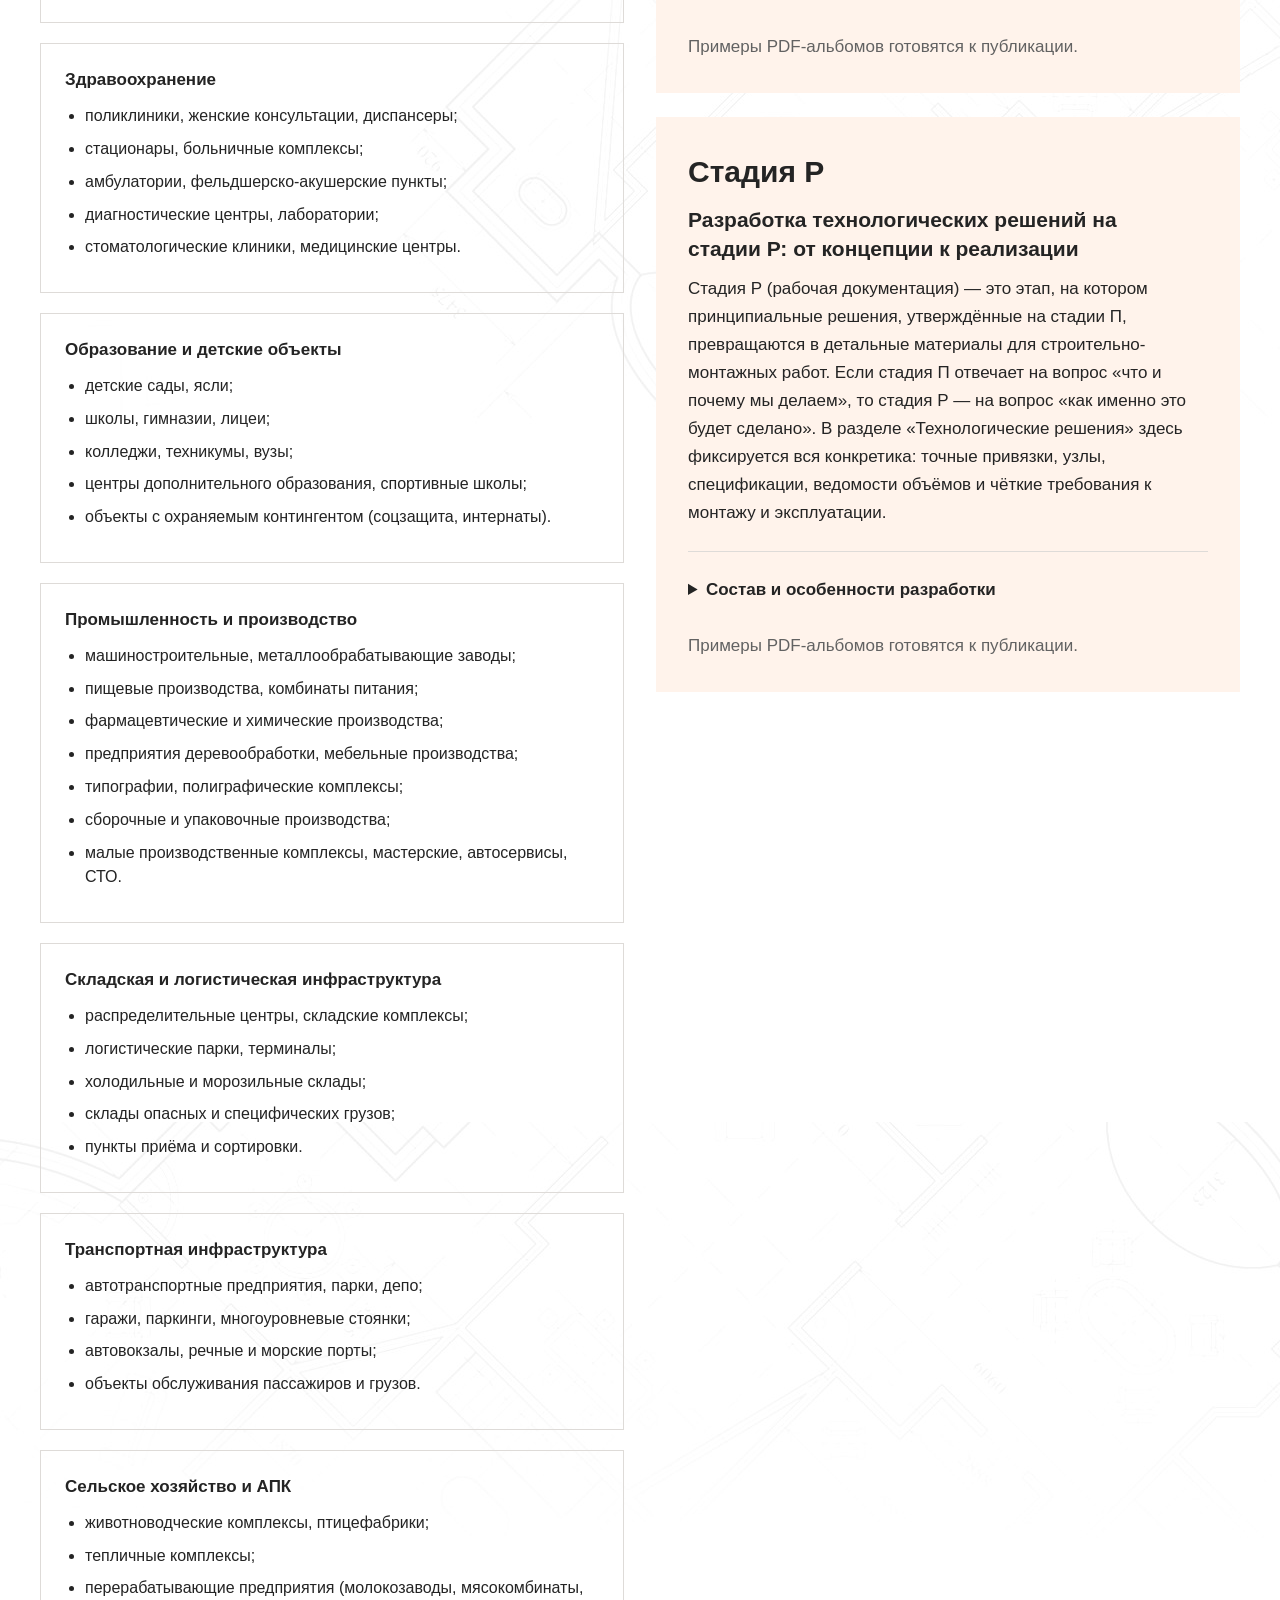
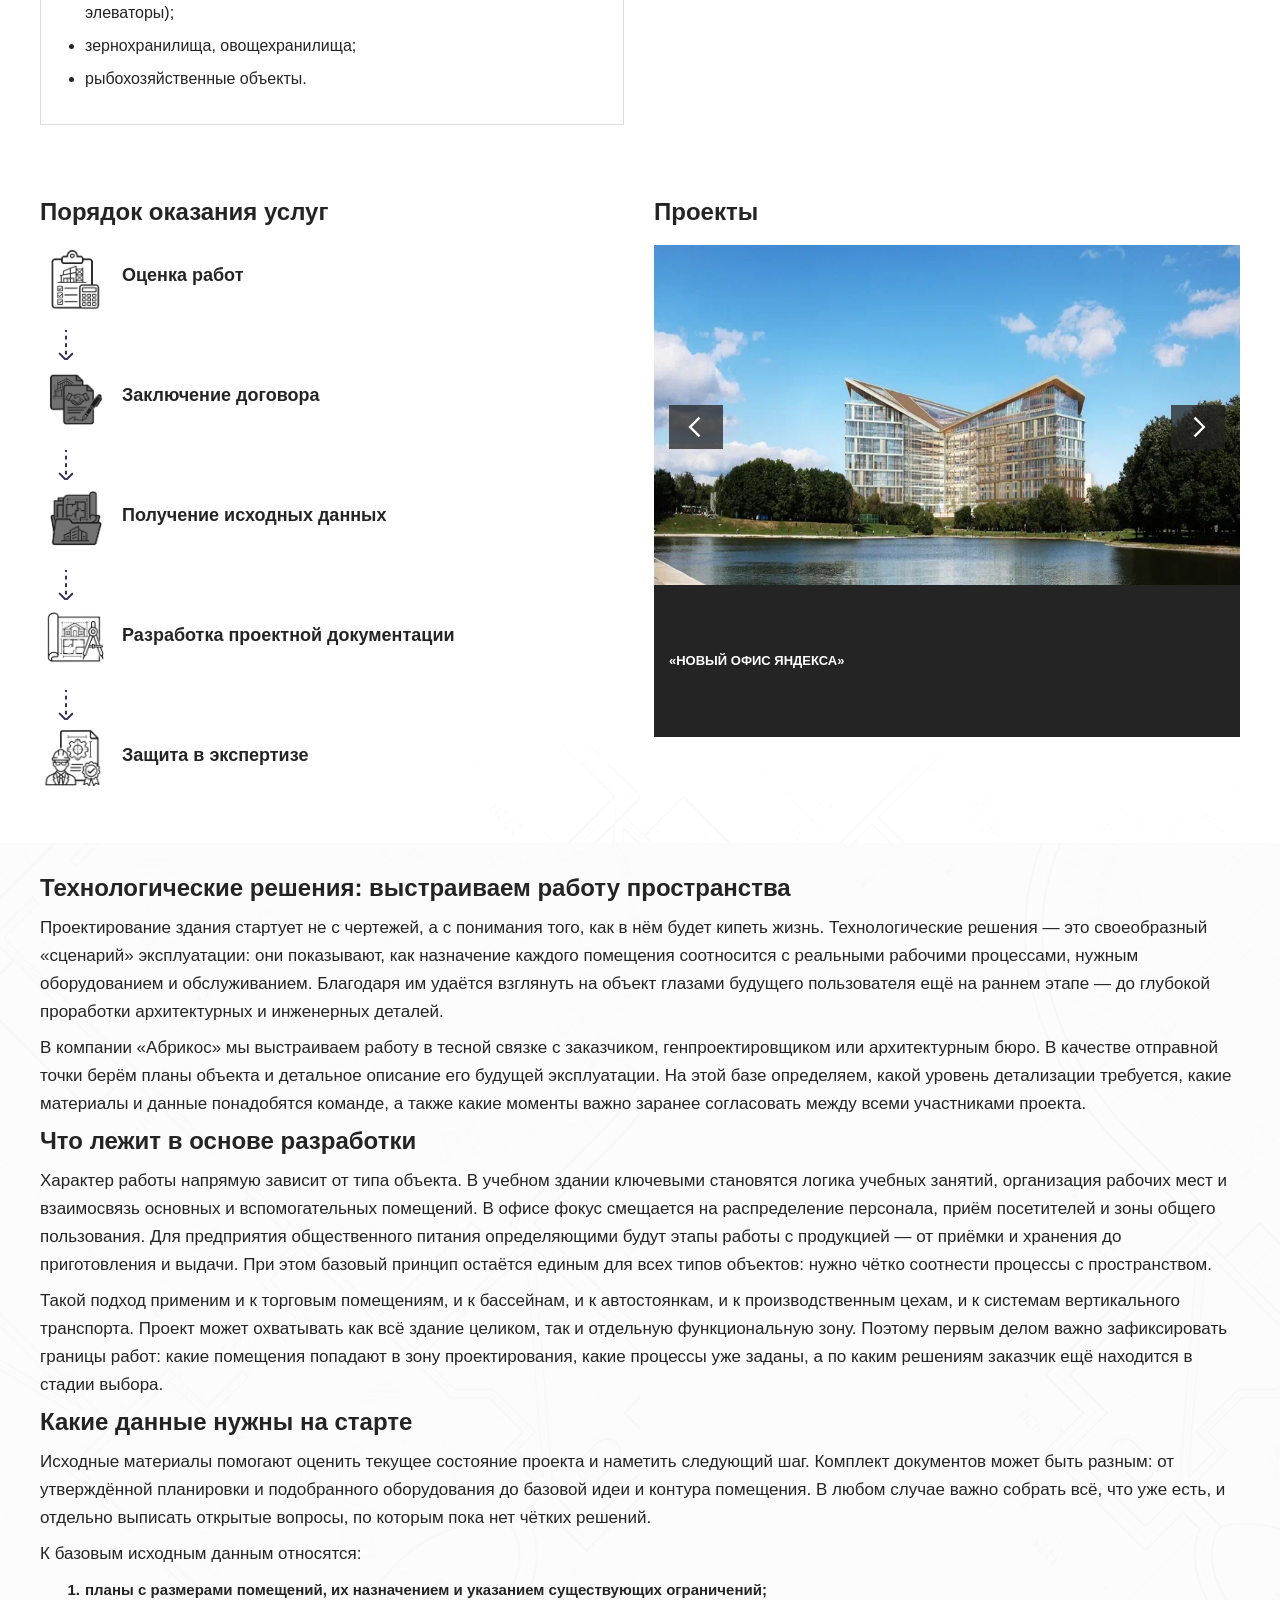
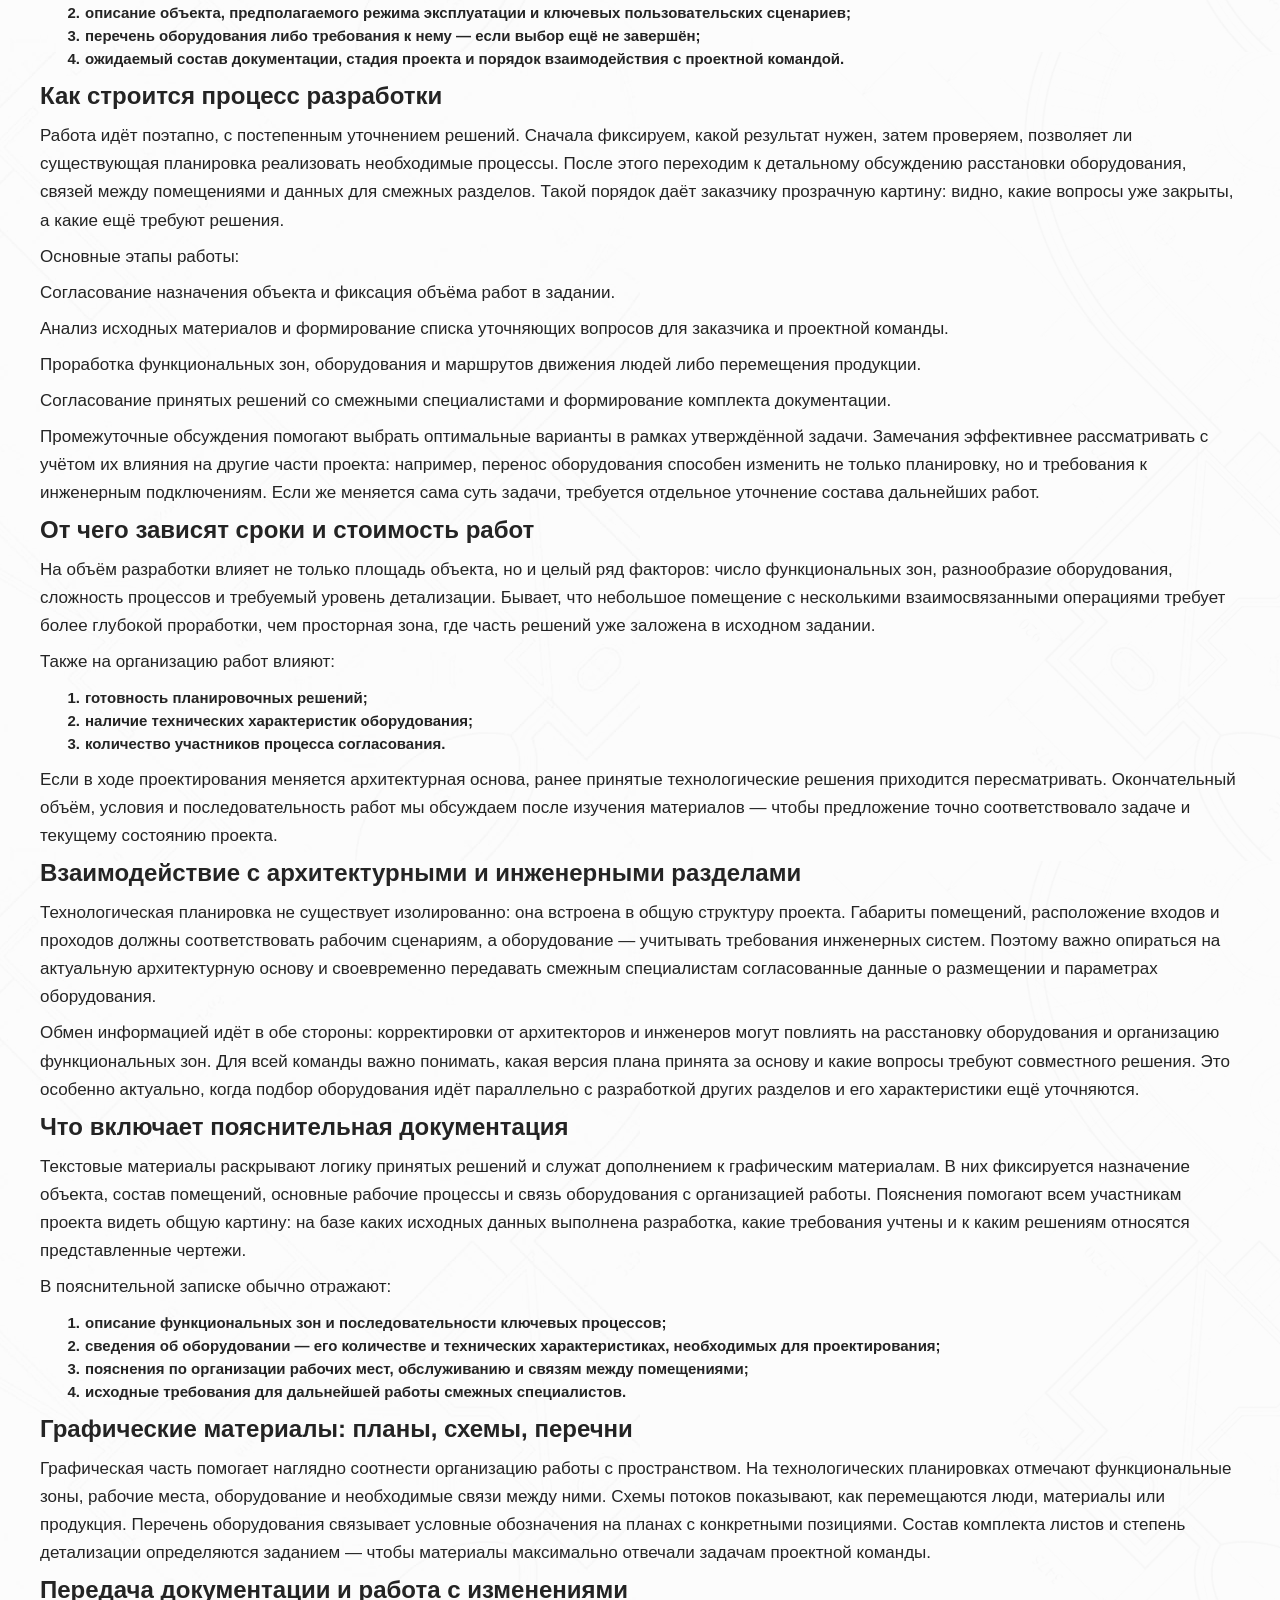
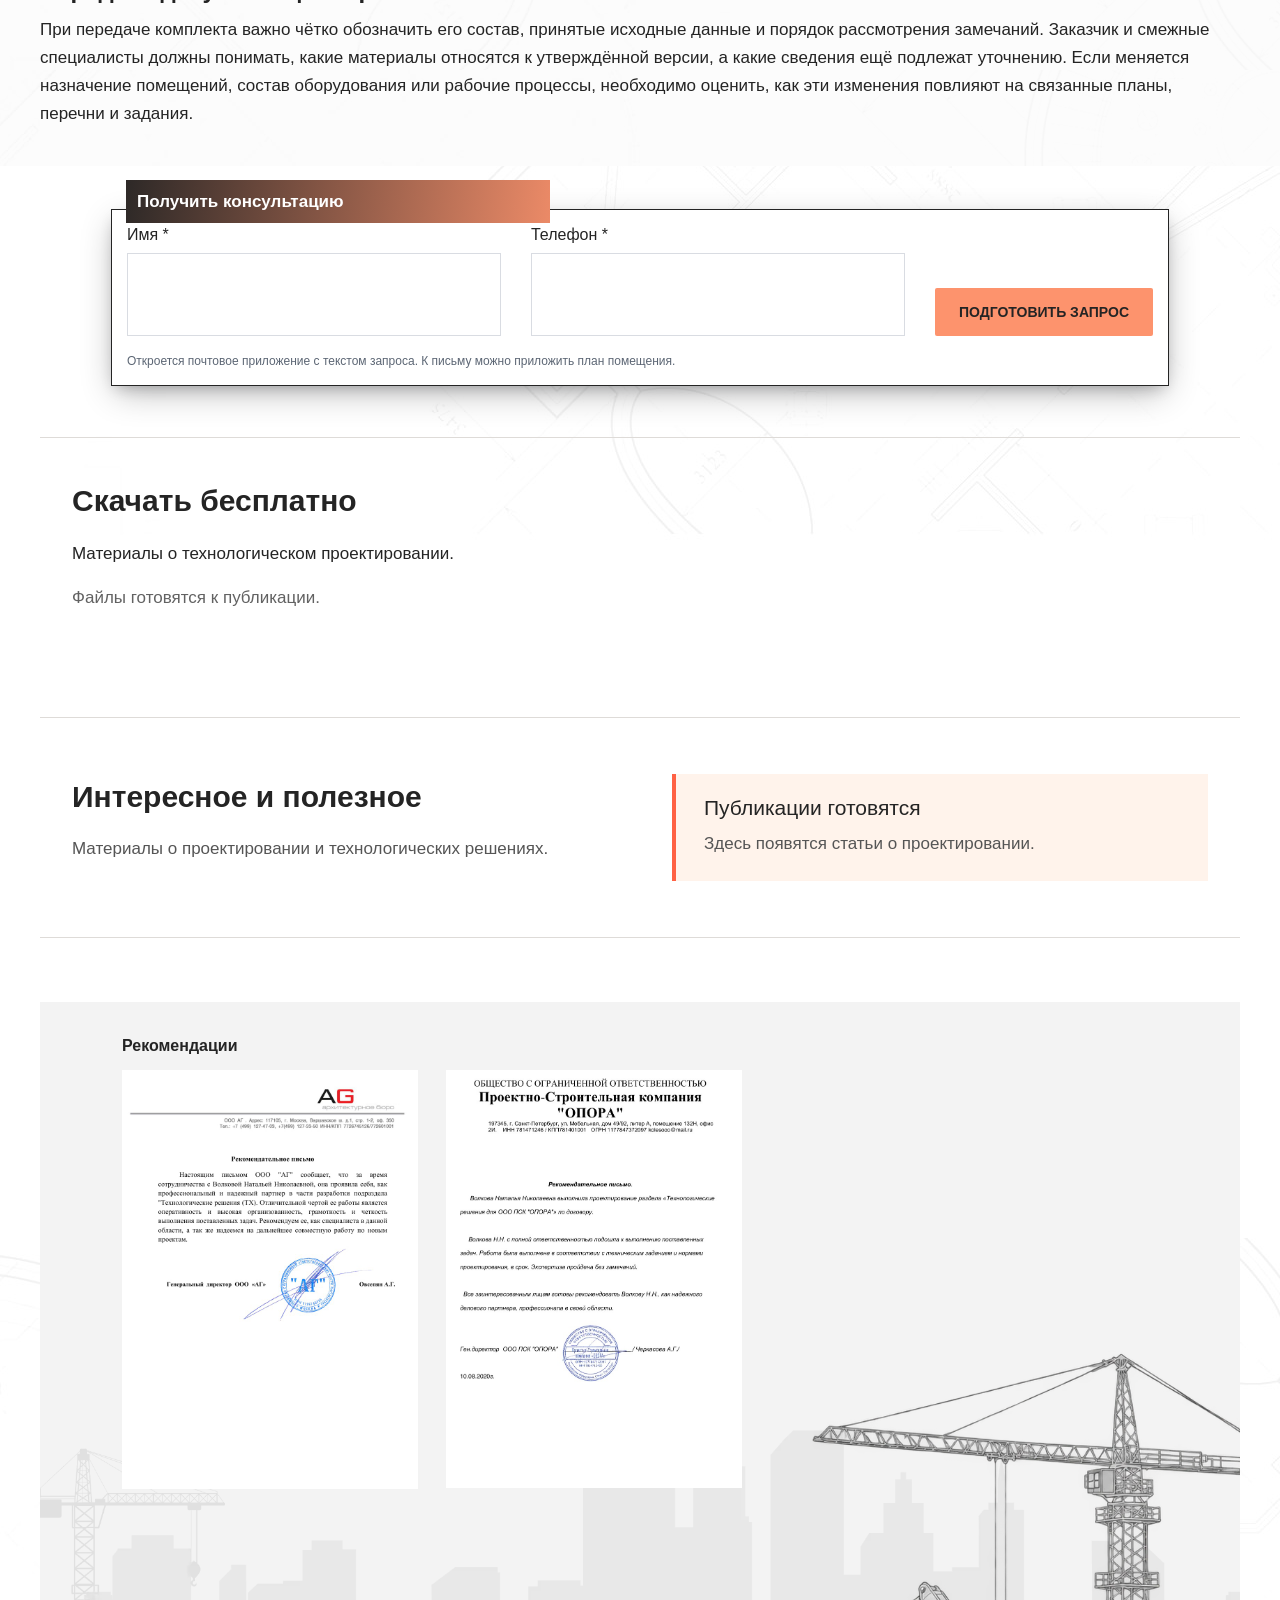
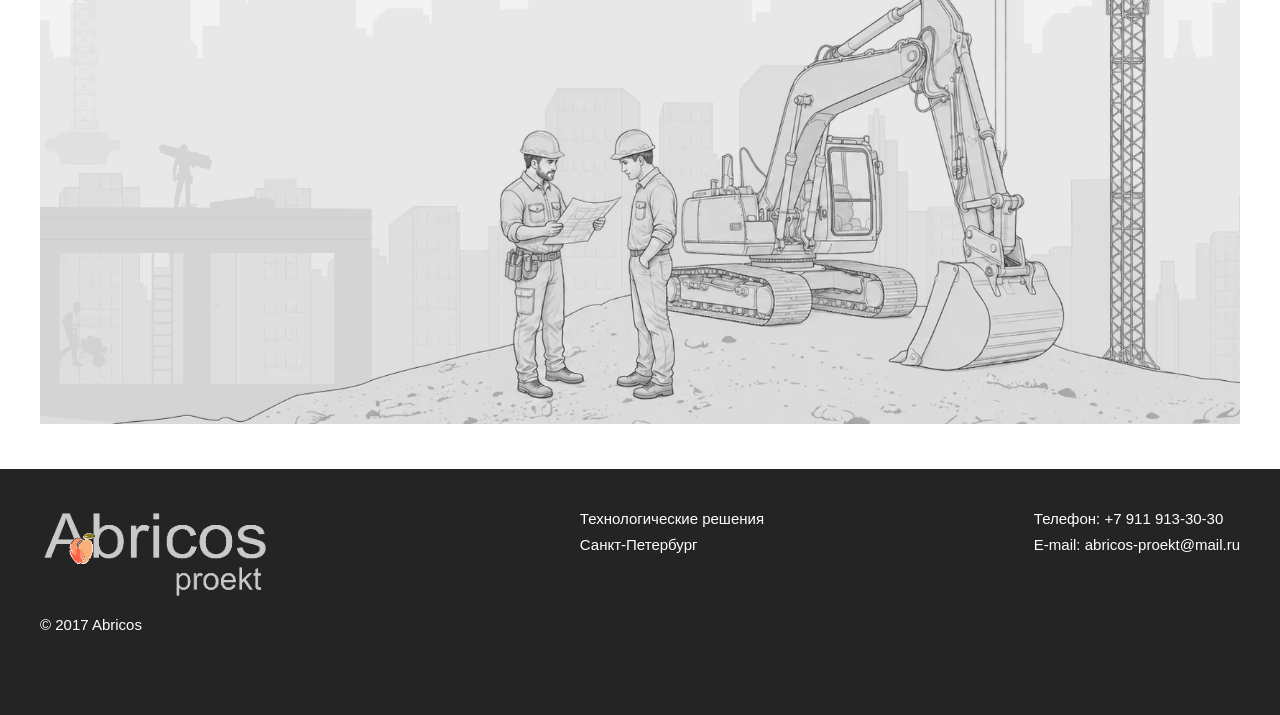
<file: tx/index.html>
<!doctype html><html lang="ru"><head><meta charset="utf-8"><meta name="viewport" content="width=device-width, initial-scale=1"><title>Абрикос — технологические решения</title><meta name="description" content="Разработка технологических решений. Предварительный макет сайта Abricos."><link rel="icon" href="favicon-apricot.png?v=20261113" type="image/png"><link rel="stylesheet" href="reference/css/rdev.css?v=20261113-services-scene" media="all"><link rel="stylesheet" href="reference/css/autoptimize_single_64ac31699f5326cb3c76122498b76f66.css?v=20261113-services-scene" media="all"><link rel="stylesheet" href="reference/css/style.min.css?v=20261113-services-scene" media="all"><link rel="stylesheet" href="reference/css/autoptimize_single_9702a4618cb8e8863ee42831ed8bddbd.css?v=20261113-services-scene" media="all"><link rel="stylesheet" href="reference/css/fusion-shortcodes.min.css?v=20261113-services-scene" media="all"><link rel="stylesheet" href="reference/css/jquery.fancybox.min.css?v=20261113-services-scene" media="screen"><link rel="stylesheet" href="reference/css/swiper-bundle.min.css?v=20261113-services-scene" media="all"><link rel="stylesheet" href="reference/css/libs.min.css?v=20261113-services-scene" media="all"><link rel="stylesheet" href="reference/css/main.min.css?v=20261113-services-scene" media="all"><link rel="stylesheet" href="reference/css/lightbox.min.css?v=20261113-services-scene" media="all"><style>img:is([sizes="auto" i], [sizes^="auto," i]) { contain-intrinsic-size: 3000px 1500px }</style><style>/*! This file is auto-generated */
.wp-block-button__link{color:#fff;background-color:#32373c;border-radius:9999px;box-shadow:none;text-decoration:none;padding:calc(.667em + 2px) calc(1.333em + 2px);font-size:1.125em}.wp-block-file__button{background:#32373c;color:#fff;text-decoration:none}</style><style>#fancybox-outer{background:#ffffff}#fancybox-content{background:#ffffff;border-color:#ffffff;color:#000000;}#fancybox-title,#fancybox-title-float-main{color:#fff}</style><style>.fusion-title.fusion-sep-none .title-heading-left {
    font-weight: 600;
}

.records-projects:before {
		opacity: 0;
    visibility: hidden;
}

h1.title-h1 {
    font-size: 30px;
    line-height: 40px;
}

h1.title-h1.s2 {
    margin: 0 0 20px;
}

h1.slider-title {
    margin: 25px 0;
}

p.sub-title.c2 {
    margin: 30px 0 25px;
    font-size: 24px;
}

ul.disk-style {
    margin-left: 0;
    padding-left: 17px;
}
ul.disk-style li::marker {
    color: #242424;
}

img.center.s10 {
    margin: 0 auto;
    display: table;
}

	img.right-intro {
    margin: 10px auto 10px;
    display: table;
	}

.developments-post1 .developments-text .sub-title.s1, .sub-title.s1 {
    font-size: 24px;
}

.fusion-text.developments-text.s4 {
    padding-top: 20px;
    line-height: 2em;
}

.center.s41 {
		margin: -35px auto;
    display: table;
    width: 250px;
    max-width: 100%;
}

div.attention {
    margin-bottom: 17px;
    padding: 7px 7px 7px;
    border: 2px solid red;
    border-radius: 3px;
}

div.attention > p {
    margin-bottom: 0;
}

div.attention span.bold.red {
    margin-right: 12px;
    font-weight: 800;
    color: red;
}

::-webkit-details-marker {   display:none; }

.bottom-content .arrow-right li::marker, .arrow-right li::marker {
    content: none;
}

.bottom-content ul.arrow-right {
    padding-left: 0;
}

ul.arrow-right li:before {
    content: "\27A3";
		margin-right: 12px;
		color: #242424;
}

p.mt20 {
	margin-top: 20px;
}
.img-float-right.cm3 {
    font-size: 16px;
    font-weight: 600;
}
.img-float-right img {
		margin-left: 20px;
    width: 220px;
		float: right;
}
.img-float-right img.t3 {
    width: 270px;
}
.img-float-right img.t4 {
    width: auto;
}
.img-float-right.cm3 ul {
		margin-bottom: 25px;
    line-height: 1.7em;
}

article#blog-2-post-5223 .fusion-post-content-container {
    display: none;
}
article#blog-1-post-5223 .fusion-post-content-container {
    display: none;
}

.developments-post-wrap .developments-blog > div article#blog-2-post-5223 .fusion-post-content .fusion-meta-info a.fusion-read-more {
    position: absolute;
    max-width: 400px!important;
    max-height: 245px!important;
    margin: 0!important;
    top: 17px;
    left: 0;
    right: 0;
    bottom: 0;
    z-index: 10;
    color: transparent!important;
    display: -ms-flexbox;
    display: flex;
    -ms-flex-pack: center;
    justify-content: center;
    -ms-flex-align: center;
    align-items: center;
    text-align: center;
    font-size: 17px;
}

.developments-post-wrap .developments-blog > div article#blog-2-post-5223:hover .fusion-meta-info a.fusion-read-more {
	color: #fff !important;
}

.fusion-one-full.fusion-column-first.fusion-column-last.developments-box-wrap .img-float-right.cm3,
.fusion-blog-layout-grid article .img-float-right.cm3 {
    display: none;
}

@media (max-width: 991px) {

	div.attention {
    margin-top: 12px;
	}

	p.sub-title.s1 {
    margin: 25px auto;
	}

	.img-wrap.s41 img {
    margin: 0 auto;
	}
}

@media (max-width: 768px) {
	img.right-intro {
    margin: 20px auto 10px;
    display: table;
	}
	img.center.s10 {
		margin: 20px auto;
	}

}

@media (max-width: 480px) {
	.img-float-right img {
			margin: 0 auto;
			display: table;
			float: none;
			max-width: 90%;
	}
}</style><link rel="stylesheet" href="tx.css?v=20261117-client-copy"><script src="replica.js?v=20261113-peach-brand" defer></script></head><body class="wp-singular page-template page-template-Services page-template-Services-php page page-id-2573 page-parent wp-theme-Avada wp-child-theme-Avada-Child user-registration-page fusion-image-hovers fusion-body ltr no-tablet-sticky-header no-mobile-sticky-header no-mobile-slidingbar no-mobile-totop mobile-logo-pos-left layout-wide-mode fusion-top-header menu-text-align-center mobile-menu-design-modern fusion-show-pagination-text fusion-header-layout-v1 avada-responsive avada-footer-fx-none fusion-search-form-classic"><div id="wrapper"><header class="fusion-header-wrapper"><div class="fusion-header-v1 fusion-logo-left fusion-sticky-menu-1 fusion-sticky-logo- fusion-mobile-logo- fusion-mobile-menu-design-modern"><div class="fusion-header-sticky-height"></div><div class="fusion-header fusion-header-v2"><div class="fusion-row"><div class="fusion-logo" data-margin-top="31px" data-margin-bottom="31px" data-margin-left="0" data-margin-right="0"> <a class="fusion-logo-link" href="#top"> <img src="images/abricos-proekt.svg" width="2172" height="724" alt="abricos" class="fusion-standard-logo" decoding="async"> </a> <a class="fusion-logo-link color" href="#top"> <img src="images/abricos-proekt.svg" width="2172" height="724" alt="abricos" class="fusion-standard-logo" decoding="async"> </a></div><div class="header-menu-v2"><div class="header-menu-v2__top-line"><div class="header-v2__top-line-phone"> <svg width="24" height="24" viewbox="0 0 24 24" fill="none" xmlns="http://www.w3.org/2000/svg" aria-hidden="true"> <path d="M15.0494 5C16.0262 5.19057 16.9238 5.66826 17.6275 6.37194C18.3312 7.07561 18.8089 7.97326 18.9994 8.95M15.0494 1C17.0787 1.22544 18.971 2.13417 20.4157 3.57701C21.8603 5.01984 22.7715 6.91101 22.9994 8.94M21.9994 16.92V19.92C22.0006 20.1985 21.9435 20.4742 21.832 20.7293C21.7204 20.9845 21.5567 21.2136 21.3515 21.4019C21.1463 21.5901 20.904 21.7335 20.6402 21.8227C20.3764 21.9119 20.0968 21.9451 19.8194 21.92C16.7423 21.5856 13.7864 20.5341 11.1894 18.85C8.77327 17.3147 6.72478 15.2662 5.18945 12.85C3.49942 10.2412 2.44769 7.27099 2.11944 4.18C2.09446 3.90347 2.12732 3.62476 2.21595 3.36162C2.30457 3.09849 2.44702 2.85669 2.63421 2.65162C2.82141 2.44655 3.04925 2.28271 3.30324 2.17052C3.55722 2.05833 3.83179 2.00026 4.10945 2H7.10945C7.59475 1.99522 8.06524 2.16708 8.43321 2.48353C8.80118 2.79999 9.04152 3.23945 9.10944 3.72C9.23607 4.68007 9.47089 5.62273 9.80945 6.53C9.94399 6.88792 9.97311 7.27691 9.89335 7.65088C9.8136 8.02485 9.62831 8.36811 9.35944 8.64L8.08945 9.91C9.513 12.4135 11.5859 14.4864 14.0894 15.91L15.3594 14.64C15.6313 14.3711 15.9746 14.1858 16.3486 14.1061C16.7225 14.0263 17.1115 14.0555 17.4694 14.19C18.3767 14.5286 19.3194 14.7634 20.2794 14.89C20.7652 14.9585 21.2088 15.2032 21.526 15.5775C21.8431 15.9518 22.0116 16.4296 21.9994 16.92Z" stroke="#242424" stroke-width="2" stroke-linecap="round" stroke-linejoin="round"></path> </svg> <a href="tel:+79119133030">+7 911 913-30-30</a></div><div class="header-v2__top-line-mail"> <svg width="24" height="24" viewbox="0 0 24 24" fill="none" xmlns="http://www.w3.org/2000/svg" aria-hidden="true"> <path d="M4 4H20C21.1 4 22 4.9 22 6V18C22 19.1 21.1 20 20 20H4C2.9 20 2 19.1 2 18V6C2 4.9 2.9 4 4 4Z" stroke="#242424" stroke-width="2" stroke-linecap="round" stroke-linejoin="round"></path> <path d="M22 6L12 13L2 6" stroke="#242424" stroke-width="2" stroke-linecap="round" stroke-linejoin="round"></path> </svg> <a class="header-v2__top-line-mail" href="mailto:abricos-proekt@mail.ru">abricos-proekt@mail.ru</a></div></div><nav class="fusion-main-menu" aria-label="Навигация по странице" itemscope itemtype="http://schema.org/SiteNavigationElement"><ul id="menu-glavnoe-menyu" class="fusion-menu"><li class="menu-item"><a href="#directions">Услуги</a></li><li class="menu-item"><a href="#process">Порядок работы</a></li><li class="menu-item"><a href="#projects">Примеры</a></li><li class="menu-item"><a href="#details">Об услуге</a></li><li class="menu-item"><a href="#useful">Полезное</a></li><li class="menu-item"><a href="#contact">Контакты</a></li></ul></nav><div class="fusion-mobile-menu-icons"><button class="replica-menu-toggle" type="button" aria-label="Открыть меню" aria-expanded="false" aria-controls="mobile-menu-v2-wrapper"><svg viewbox="0 0 24 24"><path d="M3 6h18M3 12h18M3 18h18"></path></svg></button></div><div id="mobile-menu-v2-wrapper" class="mobile-menu-v2-wrapper"><ul id="menu-glavnoe-menyu-2" class="mobile-menu-v2"><li class="menu-item"><a href="#directions">Услуги</a></li><li class="menu-item"><a href="#process">Порядок работы</a></li><li class="menu-item"><a href="#projects">Примеры</a></li><li class="menu-item"><a href="#details">Об услуге</a></li><li class="menu-item"><a href="#useful">Полезное</a></li><li class="menu-item"><a href="#contact">Контакты</a></li></ul><div class="mobile-menu-v2__telephone"><a href="tel:+79119133030">+7 911 913-30-30</a></div><div class="mobile-menu-v2__adinfo"><div class="mobile-menu-v2__adinfo-time-work">Время работы: <span>9:00-18:00</span></div><div class="mobile-menu-v2__adinfo-mail">Email: <a href="mailto:abricos-proekt@mail.ru">abricos-proekt@mail.ru</a></div></div></div>  </div><div class="head-container-rt head-container-rt__v2"><div class="head-modal-btn"> <a id="modal-head" href="#contact">Заказать расчет</a></div></div></div></div></div><div class="fusion-clearfix"></div></header><main id="main" role="main" class="clearfix width-100" style="padding-left:0px;padding-right:0px;"><div class="fusion-row" style="max-width:100%;"><section class="about-section" style="width: 100%;"><div class="about-content" id="top"><div class="left client-intro"><h1>Технологические решения: когда функционал становится реальностью</h1><p>Раздел «Технологические решения» — это сердце любого проекта: именно он превращает идею в работающую систему. Он задаёт логику объекта — описывает процессы, потоки, требования к помещениям и оборудованию, а также формирует исходные данные для всех смежных разделов. От качества этого раздела зависит, насколько удобно, безопасно и эффективно будет эксплуатировать здание.</p><p>На стадии П здесь фиксируют принципиальные решения: обосновывают площади, описывают сценарии работы, выдают нагрузки для инженерных разделов. На стадии Р проработка доходит до деталей: появляются точные привязки оборудования, узлы подключения, спецификации и ведомости объёмов — всё, что нужно для стройки и закупок. Грамотно выполненный раздел экономит бюджет, снижает риски замечаний экспертизы и исключает дорогостоящие переделки.</p><p>Компания «Абрикос-проект» профессионально разрабатывает раздел «Технологические решения» на обеих стадиях. Наши технологи смотрят на объект глазами будущего пользователя: продумывают маршруты движения, эргономику рабочих мест, логику обслуживания и возможные сценарии развития. Мы не просто собираем документы под нормативы — мы создаём технологическую основу, которая делает объект по-настоящему рабочим и долговечным. Опираясь на Постановление № 87 и ГОСТ Р 21.101-2020, мы обеспечиваем полную увязку с архитектурой, конструкциями и инженерными системами, а при необходимости используем BIM-моделирование для проверки коллизий и точности решений.</p><p>С «Абрикос-проект» Технологические решения — это не формальность, а надёжный фундамент для успешной реализации проекта.</p></div><div class="right"> <img src="reference/media/anthony-esau-N2zk9yXjmLA-unsplash-1-min-8cfba5e1.jpg" alt="Изображение из референса «Столица»" decoding="async"></div></div><div class="about-content" id="directions"><div class="left"><div class="about-block-title"><h2>Направления разработки раздела «Технологические решения»</h2></div><p class="directions-intro">Раздел «Технологические решения» разрабатывается для самых разных типов объектов. Ниже — основные направления, сгруппированные по сферам.</p><div class="about-block-content"><a class="direction-card-link" href="directions/public-offices.html"><div class="adv-item" id="direction-1"><div class="adv-title">Общественные и административные здания</div><div class="adv-content"><ul><li>бизнес-центры, офисные и деловые комплексы;</li><li>торговые центры, магазины, розничные сети;</li><li>гостиницы, отели, апарт-отели;</li><li>банки, МФЦ, отделения связи;</li><li>кинотеатры, развлекательные комплексы;</li><li>физкультурно-оздоровительные комплексы, фитнес-центры, аквапарки;</li><li>объекты культуры: театры, музеи, библиотеки, выставочные залы.</li></ul></div></div></a><a class="direction-card-link" href="directions/healthcare.html"><div class="adv-item" id="direction-2"><div class="adv-title">Здравоохранение</div><div class="adv-content"><ul><li>поликлиники, женские консультации, диспансеры;</li><li>стационары, больничные комплексы;</li><li>амбулатории, фельдшерско-акушерские пункты;</li><li>диагностические центры, лаборатории;</li><li>стоматологические клиники, медицинские центры.</li></ul></div></div></a><a class="direction-card-link" href="directions/education.html"><div class="adv-item" id="direction-3"><div class="adv-title">Образование и детские объекты</div><div class="adv-content"><ul><li>детские сады, ясли;</li><li>школы, гимназии, лицеи;</li><li>колледжи, техникумы, вузы;</li><li>центры дополнительного образования, спортивные школы;</li><li>объекты с охраняемым контингентом (соцзащита, интернаты).</li></ul></div></div></a><a class="direction-card-link" href="directions/production.html"><div class="adv-item" id="direction-4"><div class="adv-title">Промышленность и производство</div><div class="adv-content"><ul><li>машиностроительные, металлообрабатывающие заводы;</li><li>пищевые производства, комбинаты питания;</li><li>фармацевтические и химические производства;</li><li>предприятия деревообработки, мебельные производства;</li><li>типографии, полиграфические комплексы;</li><li>сборочные и упаковочные производства;</li><li>малые производственные комплексы, мастерские, автосервисы, СТО.</li></ul></div></div></a><a class="direction-card-link" href="directions/logistics.html"><div class="adv-item" id="direction-5"><div class="adv-title">Складская и логистическая инфраструктура</div><div class="adv-content"><ul><li>распределительные центры, складские комплексы;</li><li>логистические парки, терминалы;</li><li>холодильные и морозильные склады;</li><li>склады опасных и специфических грузов;</li><li>пункты приёма и сортировки.</li></ul></div></div></a><a class="direction-card-link" href="directions/transport.html"><div class="adv-item" id="direction-6"><div class="adv-title">Транспортная инфраструктура</div><div class="adv-content"><ul><li>автотранспортные предприятия, парки, депо;</li><li>гаражи, паркинги, многоуровневые стоянки;</li><li>автовокзалы, речные и морские порты;</li><li>объекты обслуживания пассажиров и грузов.</li></ul></div></div></a><a class="direction-card-link" href="directions/agriculture.html"><div class="adv-item" id="direction-7"><div class="adv-title">Сельское хозяйство и АПК</div><div class="adv-content"><ul><li>животноводческие комплексы, птицефабрики;</li><li>тепличные комплексы;</li><li>перерабатывающие предприятия (молокозаводы, мясокомбинаты, элеваторы);</li><li>зернохранилища, овощехранилища;</li><li>рыбохозяйственные объекты.</li></ul></div></div></a></div></div><section class="right documentation-examples" id="documentation" aria-label="Стадии разработки">


<article class="documentation-stage" id="stage-p" aria-labelledby="stage-p-title"><h2 id="stage-p-title">Стадия П</h2><h3>Разработка технологических решений на стадии П: фундамент эффективной эксплуатации объекта</h3><p>Стадия П (проектная документация) — ключевой этап жизненного цикла проекта, на котором закладываются не только архитектурные и конструктивные решения, но и принципиальная логика работы будущего объекта. Раздел «Технологические решения» здесь выполняет роль связующего звена между назначением здания и его физической реализацией: он отвечает на вопрос, как именно объект будет функционировать, какие процессы в нём будут происходить и какие условия необходимо создать для их безопасного и эффективного выполнения.</p><details class="stage-copy"><summary>Состав и особенности разработки</summary><h3>Суть и назначение технологических решений на стадии П</h3><p>Технологические решения на стадии П — это комплекс обоснованных проектных решений, описывающих функциональное наполнение объекта, его эксплуатационные параметры и требования к смежным инженерным и архитектурным разделам. Их задача — перевести абстрактную функцию («здесь будут оказывать услуги», «здесь будет производиться продукция», «здесь будут жить люди») в конкретные проектные параметры: площади, потоки, нагрузки, требования к микроклимату, инфраструктуре и оборудованию.</p><p>В основе разработки лежат нормативные документы, в первую очередь Постановление Правительства РФ № 87, регламентирующее состав и содержание проектной документации, включая раздел 6 «Технологические решения». На стадии П детализация должна быть достаточной для прохождения экспертизы и согласования, но не избыточной: цель — обосновать реализуемость технологии и корректность принятых решений, а не расписывать каждую единицу оборудования.</p><h3>Что входит в разработку технологических решений</h3><p>На стадии П в рамках раздела «Технологические решения» прорабатываются следующие аспекты:</p><p>Описание технологических и функциональных процессов. Формируется чёткое описание того, как будет организована работа на объекте: последовательность операций, режимы эксплуатации, взаимодействие подразделений, циклы загрузки и обслуживания. Для общественных зданий это сценарии движения потоков людей, для производственных — технологические цепочки, для складских комплексов — логистические схемы.</p><p>Расчёт и обоснование параметров помещений. На основании технологических процессов определяются необходимые площади, высоты, категории помещений по пожарной и санитарной безопасности, требования к отделке, освещённости, акустике и другим эксплуатационным характеристикам.</p><p>Определение численности персонала и режимов работы. Рассчитывается необходимое количество сотрудников, их квалификация, графики сменности, требования к организации рабочих мест и санитарно-бытовым условиям.</p><p>Формирование требований к инженерному обеспечению. На основе технологических нагрузок формируются исходные данные для разделов по электроснабжению, вентиляции, отоплению, водоснабжению и водоотведению, слаботочным системам. Указываются пиковые и средние нагрузки, особые требования (например, бесперебойное питание, резервирование, специфические параметры микроклимата).</p><p>Выбор и обоснование основного технологического оборудования. На стадии П не требуется детализация до конкретных марок и моделей, но должны быть определены ключевые характеристики оборудования: производительность, габариты, энергопотребление, требования к монтажу и обслуживанию. Это позволяет корректно запланировать площади, нагрузки и точки подключения.</p><p>Разработка схем потоков и зонирования. Создаются принципиальные схемы движения людей, материалов, транспорта, отходов, а также схемы зонирования с выделением основных, вспомогательных и технических зон. Цель — исключить конфликтные пересечения, обеспечить безопасность и удобство эксплуатации.</p><h3>Состав раздела «Технологические решения» на стадии П</h3><p>Согласно требованиям Постановления № 87, раздел включает:</p><p>Пояснительную записку. В ней содержится полное описание технологии, расчёты (площадей, численности, нагрузок), обоснование принятых решений, ссылки на нормативные документы и технические регламенты. Особое внимание уделяется обоснованию безопасности, энергоэффективности и соответствия функциональному назначению объекта.</p><p>Графическую часть. Включает принципиальные технологические схемы, планы с расстановкой основного оборудования и привязками, схемы потоков, экспликации помещений. На планах указываются основные технологические узлы, зоны хранения, обслуживания и перемещения, а также точки подключения инженерных сетей.</p><p>Спецификации и ведомости. Укрупнённые перечни основного технологического и вспомогательного оборудования, мебели, материалов. Указываются технические характеристики, необходимые для проектирования смежных разделов.</p><h3>Почему технологические решения на стадии П критически важны</h3><p>Грамотно проработанные технологические решения на стадии П позволяют:</p><p>Избежать дорогостоящих переделок на стадии Р и строительства. Если на раннем этапе не учесть реальные эксплуатационные потребности, впоследствии придётся корректировать планировку, увеличивать площади, менять трассировку инженерных сетей и даже заменять оборудование.</p><p>Обеспечить соответствие требованиям экспертизы. Экспертиза оценивает не только безопасность конструкций, но и технологическую обоснованность проекта. Недостаточная проработка раздела «Технологические решения» — одна из частых причин замечаний и отказов в согласовании.</p><p>Оптимизировать эксплуатационные расходы. Уже на стадии П можно заложить решения, снижающие энергопотребление, упрощающие обслуживание и повышающие эффективность использования площадей.</p><p>Создать комфортную и безопасную среду. Продуманные схемы потоков, эргономичная организация рабочих мест и соблюдение санитарных и противопожарных требований напрямую влияют на удобство и безопасность пользователей и персонала.</p><h3>Особенности подхода к разработке</h3><p>Разработка технологических решений на стадии П требует междисциплинарного подхода и тесного взаимодействия с заказчиком, технологами, архитекторами и инженерами. Важно учитывать не только текущие потребности, но и возможные сценарии развития объекта: расширение, изменение функционального назначения, модернизацию. Поэтому в проектных решениях закладывается определённая гибкость: резервирование площадей, модульность оборудования, универсальные инженерные решения.</p></details><p class="documentation-stage__status">Примеры PDF-альбомов готовятся к публикации.</p></article>
<article class="documentation-stage" id="stage-r" aria-labelledby="stage-r-title"><h2 id="stage-r-title">Стадия Р</h2><h3>Разработка технологических решений на стадии Р: от концепции к реализации</h3><p>Стадия Р (рабочая документация) — это этап, на котором принципиальные решения, утверждённые на стадии П, превращаются в детальные материалы для строительно-монтажных работ. Если стадия П отвечает на вопрос «что и почему мы делаем», то стадия Р — на вопрос «как именно это будет сделано». В разделе «Технологические решения» здесь фиксируется вся конкретика: точные привязки, узлы, спецификации, ведомости объёмов и чёткие требования к монтажу и эксплуатации.</p><details class="stage-copy"><summary>Состав и особенности разработки</summary><h3>В чём принципиальная разница между стадиями П и Р в части технологических решений</h3><p>Уровень детализации. На стадии П решения укрупнённые и обосновывающие (для экспертизы), на стадии Р — максимально конкретные, пригодные для производства работ.</p><p>Назначение документов. Стадия П нужна для согласования и экспертизы; стадия Р передаётся на стройплощадку и служит основанием для закупок, монтажа и контроля.</p><p>Состав данных. На стадии П дают исходные данные для смежных разделов; на стадии Р эти данные уже «замыкаются»: появляются точные отметки, привязки, узлы подключения, требования к допускам и контролю качества.</p><p>Нормативная база. Для стадии П ключевым документом остаётся Постановление № 87; для стадии Р определяющим стандартом становится ГОСТ Р 21.101-2020, регламентирующий правила выполнения и оформления рабочей документации.</p><h3>Что конкретно прорабатывают в технологических решениях на стадии Р</h3><p>На стадии Р технологические решения становятся максимально «монтажными» и операционными:</p><p>Точная расстановка оборудования и мебели. Указываются не только габариты, но и точные координаты (оси, отметки, привязки к конструкциям), монтажные зазоры, зоны обслуживания, требования к покрытиям пола под оборудованием, виброизоляции, креплениям.</p><p>Узлы и детали подключения. Фиксируются точки подвода всех инженерных сред: электричества (тип щитов, автоматы, кабели, заземление), воды и канализации (диаметры, уклоны, ревизионные люки), вентиляции (приток/вытяжка, огнезадерживающие клапаны), слаботочных систем. Для каждого подключения указывают параметры среды (давление, температура, расход, напряжение) и требования к испытаниям.</p><p>Технологические карты и регламенты эксплуатации. Описывают последовательность монтажа, пусконаладки и обслуживания, требования к квалификации персонала, перечень инструментов и оснастки, меры безопасности.</p><p>Ведомость объёмов работ и спецификации. Составляют детальные перечни оборудования, мебели, материалов с указанием марок, каталожных номеров, производителей (если предусмотрено заданием), количества, единиц измерения и примечаний по замене. К ним прилагают ведомости объёмов строительно-монтажных и специальных работ, которые служат основой для смет.</p><p>Схемы потоков и эксплуатационные регламенты. Уточняют маршруты движения людей, материалов, отходов, транспорта; фиксируют требования к маркировке зон, сигнальной разметке, освещённости, акустике, пыле и влагозащите.</p><p>Требования к качеству и контролю. Прописывают допуски и отклонения, методы контроля (визуальный, инструментальный), периодичность проверок, критерии приёмки, формы актов и журналов.</p><h3>Состав раздела «Технологические решения» на стадии Р</h3><p>В соответствии с требованиями ГОСТ Р 21.101-2020 и практикой проектирования, в рабочую документацию включают:</p><p>Общие данные по рабочим чертежам. Здесь фиксируют перечень нормативных документов, условные обозначения, общие указания по производству работ, требования к охране труда и экологии, ссылки на смежные комплекты чертежей.</p><p>Планы с расстановкой оборудования и привязками. На планах указывают оси, отметки чистого пола, габариты оборудования, монтажные и эксплуатационные зоны, направления открывания дверей, пути эвакуации, маркировку позиций.</p><p>Разрезы и фрагменты. Показывают высотные отметки, габариты ниш и проёмов, расположение коммуникаций относительно оборудования, требования к отделке и защите конструкций.</p><p>Узлы подключения и монтажные схемы. Это детальные чертежи точек подвода сред, креплений, заземления, виброизоляции, теплоизоляции, защитных кожухов.</p><p>Спецификации оборудования, изделий и материалов. Полный перечень с техническими характеристиками, производителями, каталожными номерами и примечаниями по замене.</p><p>Ведомости объёмов работ. Количественные показатели для смет и планирования: площади, длины трасс, объёмы земляных и отделочных работ, количество крепёжных элементов и т. п.</p><p>Эксплуатационные документы. Инструкции по монтажу, пусконаладке и обслуживанию, требования к обучению персонала, графики регламентных работ, перечень запасных частей и расходных материалов.</p><h3>Практические задачи, которые решают на стадии Р в технологических решениях</h3><p>Согласование монтажных условий. Например, уточнение габаритов проёмов и коридоров для доставки крупногабаритного оборудования, требований к грузоподъёмным механизмам, временным площадкам складирования.</p><p>Увязка с конструктивом. Проверка, что фундаменты, перекрытия и стены выдержат нагрузки от оборудования, а проёмы и отверстия соответствуют проектным размерам.</p><p>Оптимизация логистики на площадке. Планирование временных маршрутов подвоза материалов, мест хранения, зон разгрузки, чтобы не мешать основному технологическому процессу после ввода объекта.</p><p>Обеспечение безопасности и эргономики. Фиксация требований к ограждениям, поручням, противоскользящим покрытиям, аварийным остановкам, освещению рабочих мест.</p><p>Подготовка к пусконаладке. Определение точек отбора проб, мест установки контрольно-измерительных приборов, требований к калибровке и поверке.</p><h3>Почему стадия Р критична для технологических решений</h3><p>Исключает «сюрпризы» на стройке. Если на стадии Р не учесть габариты оборудования или требования к подводу сред, на площадке придётся менять проёмы, переносить трассы или даже заменять оборудование — это задержки и перерасход бюджета.</p><p>Упрощает закупки и контроль. Чёткие спецификации и ведомости позволяют заранее заказать оборудование, контролировать поставки и избежать ошибок при приёмке.</p><p>Обеспечивает безопасность и надёжность. Детальные требования к монтажу, испытаниям и эксплуатации снижают риски аварий, простоев и претензий со стороны надзорных органов.</p><p>Создаёт основу для дальнейшей эксплуатации. Грамотно оформленные эксплуатационные документы и схемы облегчают обслуживание объекта, обучение персонала и модернизацию в будущем.</p><h3>Особенности подхода к разработке на стадии Р</h3><p>Разработка технологических решений на стадии Р требует плотной координации между технологами, архитекторами, конструкторами и инженерами смежных разделов. Поскольку на этом этапе любые изменения затрагивают уже утверждённые решения и смежные комплекты, важно:</p><ul><li>вести сквозной контроль коллизий (например, проверять, не пересекаются ли трассы и оборудование с несущими конструкциями);</li><li>фиксировать все изменения в журнале и согласовывать их с заказчиком и генпроектировщиком;</li><li>использовать BIM-моделирование для наглядной проверки габаритов, доступов и подключений;</li><li>заранее предусматривать резервные места и универсальные решения, чтобы оставить возможность для будущей модернизации без масштабных переделок.</li></ul><p>Такой подход позволяет превратить утверждённую концепцию в реально реализуемый, безопасный и удобный в эксплуатации объект.</p></details><p class="documentation-stage__status">Примеры PDF-альбомов готовятся к публикации.</p></article>
</section></div><div class="about-content" id="process"><div class="left"><div class="about-block-title"><h2>Порядок <span style="color: #242424;">оказания</span> услуг</h2></div><div class="about-block-content serv"><div class="service-item"> <img src="images/workflow/step-1.png" alt="Изображение из референса «Столица»" decoding="async"><p>Оценка работ</p></div><div class="service-item"> <img src="images/workflow/step-2.png" alt="Изображение из референса «Столица»" decoding="async"><p>Заключение договора</p></div><div class="service-item"> <img src="images/workflow/step-3.png" alt="Изображение из референса «Столица»" decoding="async"><p>Получение исходных данных</p></div><div class="service-item"> <img src="images/workflow/step-4.png" alt="Изображение из референса «Столица»" decoding="async"><p>Разработка проектной документации</p></div><div class="service-item"> <img src="images/workflow/step-5.png" alt="Изображение из референса «Столица»" decoding="async"><p>Защита в экспертизе</p></div></div></div><div class="right" id="projects"><div class="d_flex"><h2>Проекты</h2> </div><div class="services_slide_project"><div class="item-project" data-project-slide="0"> <div class="progect-all__item--link"><div class="progect-all__item--img" style="height:340px"> <img class="item-project-img" src="reference/media/9094b777-92db-47e1-b909-39c0ec4d185e_rezultat-cf979785.webp" alt="Изображение из референса «Столица»" decoding="async"></div><div class="progect-all__item--title"> <span>«НОВЫЙ ОФИС ЯНДЕКСА»</span></div> </div></div><div class="item-project" data-project-slide="1" hidden> <div class="progect-all__item--link"><div class="progect-all__item--img" style="height:340px"> <img class="item-project-img" src="reference/media/566c1cda-c5e3-43f2-9a07-d70631197586_rezultat-d62595f2.webp" alt="Изображение из референса «Столица»" decoding="async"></div><div class="progect-all__item--title"> <span>МНОГОФУНКЦИОНАЛЬНЫЙ КОМПЛЕКС АПАРТ-ОТЕЛЯ AIST RESIDENCE</span></div> </div></div><div class="item-project" data-project-slide="2" hidden> <div class="progect-all__item--link"><div class="progect-all__item--img" style="height:340px"> <img class="item-project-img" src="reference/media/dca63fe5-d582-44a0-9eb6-7b129e1ba055_rezultat-744822e2.webp" alt="Изображение из референса «Столица»" decoding="async"></div><div class="progect-all__item--title"> <span>ОБЩЕСТВЕННО-ДЕЛОВОЙ ЦЕНТР С ПОДЗЕМНОЙ АВТОСТОЯНКОЙ НА ЛЕНИНГРАДСКОМ ПРОСПЕКТЕ, 36К13.</span></div> </div></div><div class="item-project" data-project-slide="3" hidden> <div class="progect-all__item--link"><div class="progect-all__item--img" style="height:340px"> <img class="item-project-img" src="reference/media/d35c0374-85c5-4fb6-94b9-10ce39b93515_rezultat-70fdcc09.webp" alt="Изображение из референса «Столица»" decoding="async"></div><div class="progect-all__item--title"> <span>ОБЩЕОБРАЗОВАТЕЛЬНАЯ ОРГАНИЗАЦИЯ НА 1300 МЕСТ</span></div> </div></div><div class="item-project" data-project-slide="4" hidden> <div class="progect-all__item--link"><div class="progect-all__item--img" style="height:340px"> <img class="item-project-img" src="reference/media/3851ef7e-5de5-4300-b677-cb04b4ddb377_rezultat-69adab07.webp" alt="Изображение из референса «Столица»" decoding="async"></div><div class="progect-all__item--title"> <span>Бизнес-центр VALTRI</span></div> </div></div><button type="button" class="replica-slide replica-prev" data-project-step="-1" aria-label="Предыдущий проект"><svg viewbox="0 0 24 24"><path d="m15 4-8 8 8 8"></path></svg></button><button type="button" class="replica-slide replica-next" data-project-step="1" aria-label="Следующий проект"><svg viewbox="0 0 24 24"><path d="m9 4 8 8-8 8"></path></svg></button></div></div></div><div class="bottom-block"><div class="bottom-content client-article" id="details"><h3>Технологические решения: выстраиваем работу пространства</h3><p>Проектирование здания стартует не с чертежей, а с понимания того, как в нём будет кипеть жизнь. Технологические решения — это своеобразный «сценарий» эксплуатации: они показывают, как назначение каждого помещения соотносится с реальными рабочими процессами, нужным оборудованием и обслуживанием. Благодаря им удаётся взглянуть на объект глазами будущего пользователя ещё на раннем этапе — до глубокой проработки архитектурных и инженерных деталей.</p><p>В компании «Абрикос» мы выстраиваем работу в тесной связке с заказчиком, генпроектировщиком или архитектурным бюро. В качестве отправной точки берём планы объекта и детальное описание его будущей эксплуатации. На этой базе определяем, какой уровень детализации требуется, какие материалы и данные понадобятся команде, а также какие моменты важно заранее согласовать между всеми участниками проекта.</p><h3>Что лежит в основе разработки</h3><p>Характер работы напрямую зависит от типа объекта. В учебном здании ключевыми становятся логика учебных занятий, организация рабочих мест и взаимосвязь основных и вспомогательных помещений. В офисе фокус смещается на распределение персонала, приём посетителей и зоны общего пользования. Для предприятия общественного питания определяющими будут этапы работы с продукцией — от приёмки и хранения до приготовления и выдачи. При этом базовый принцип остаётся единым для всех типов объектов: нужно чётко соотнести процессы с пространством.</p><p>Такой подход применим и к торговым помещениям, и к бассейнам, и к автостоянкам, и к производственным цехам, и к системам вертикального транспорта. Проект может охватывать как всё здание целиком, так и отдельную функциональную зону. Поэтому первым делом важно зафиксировать границы работ: какие помещения попадают в зону проектирования, какие процессы уже заданы, а по каким решениям заказчик ещё находится в стадии выбора.</p><h3>Какие данные нужны на старте</h3><p>Исходные материалы помогают оценить текущее состояние проекта и наметить следующий шаг. Комплект документов может быть разным: от утверждённой планировки и подобранного оборудования до базовой идеи и контура помещения. В любом случае важно собрать всё, что уже есть, и отдельно выписать открытые вопросы, по которым пока нет чётких решений.</p><p>К базовым исходным данным относятся:</p><ul><li>планы с размерами помещений, их назначением и указанием существующих ограничений;</li><li>описание объекта, предполагаемого режима эксплуатации и ключевых пользовательских сценариев;</li><li>перечень оборудования либо требования к нему — если выбор ещё не завершён;</li><li>ожидаемый состав документации, стадия проекта и порядок взаимодействия с проектной командой.</li></ul><h3>Как строится процесс разработки</h3><p>Работа идёт поэтапно, с постепенным уточнением решений. Сначала фиксируем, какой результат нужен, затем проверяем, позволяет ли существующая планировка реализовать необходимые процессы. После этого переходим к детальному обсуждению расстановки оборудования, связей между помещениями и данных для смежных разделов. Такой порядок даёт заказчику прозрачную картину: видно, какие вопросы уже закрыты, а какие ещё требуют решения.</p><p>Основные этапы работы:</p><p>Согласование назначения объекта и фиксация объёма работ в задании.</p><p>Анализ исходных материалов и формирование списка уточняющих вопросов для заказчика и проектной команды.</p><p>Проработка функциональных зон, оборудования и маршрутов движения людей либо перемещения продукции.</p><p>Согласование принятых решений со смежными специалистами и формирование комплекта документации.</p><p>Промежуточные обсуждения помогают выбрать оптимальные варианты в рамках утверждённой задачи. Замечания эффективнее рассматривать с учётом их влияния на другие части проекта: например, перенос оборудования способен изменить не только планировку, но и требования к инженерным подключениям. Если же меняется сама суть задачи, требуется отдельное уточнение состава дальнейших работ.</p><h3>От чего зависят сроки и стоимость работ</h3><p>На объём разработки влияет не только площадь объекта, но и целый ряд факторов: число функциональных зон, разнообразие оборудования, сложность процессов и требуемый уровень детализации. Бывает, что небольшое помещение с несколькими взаимосвязанными операциями требует более глубокой проработки, чем просторная зона, где часть решений уже заложена в исходном задании.</p><p>Также на организацию работ влияют:</p><ul><li>готовность планировочных решений;</li><li>наличие технических характеристик оборудования;</li><li>количество участников процесса согласования.</li></ul><p>Если в ходе проектирования меняется архитектурная основа, ранее принятые технологические решения приходится пересматривать. Окончательный объём, условия и последовательность работ мы обсуждаем после изучения материалов — чтобы предложение точно соответствовало задаче и текущему состоянию проекта.</p><h3>Взаимодействие с архитектурными и инженерными разделами</h3><p>Технологическая планировка не существует изолированно: она встроена в общую структуру проекта. Габариты помещений, расположение входов и проходов должны соответствовать рабочим сценариям, а оборудование — учитывать требования инженерных систем. Поэтому важно опираться на актуальную архитектурную основу и своевременно передавать смежным специалистам согласованные данные о размещении и параметрах оборудования.</p><p>Обмен информацией идёт в обе стороны: корректировки от архитекторов и инженеров могут повлиять на расстановку оборудования и организацию функциональных зон. Для всей команды важно понимать, какая версия плана принята за основу и какие вопросы требуют совместного решения. Это особенно актуально, когда подбор оборудования идёт параллельно с разработкой других разделов и его характеристики ещё уточняются.</p><h3>Что включает пояснительная документация</h3><p>Текстовые материалы раскрывают логику принятых решений и служат дополнением к графическим материалам. В них фиксируется назначение объекта, состав помещений, основные рабочие процессы и связь оборудования с организацией работы. Пояснения помогают всем участникам проекта видеть общую картину: на базе каких исходных данных выполнена разработка, какие требования учтены и к каким решениям относятся представленные чертежи.</p><p>В пояснительной записке обычно отражают:</p><ul><li>описание функциональных зон и последовательности ключевых процессов;</li><li>сведения об оборудовании — его количестве и технических характеристиках, необходимых для проектирования;</li><li>пояснения по организации рабочих мест, обслуживанию и связям между помещениями;</li><li>исходные требования для дальнейшей работы смежных специалистов.</li></ul><h3>Графические материалы: планы, схемы, перечни</h3><p>Графическая часть помогает наглядно соотнести организацию работы с пространством. На технологических планировках отмечают функциональные зоны, рабочие места, оборудование и необходимые связи между ними. Схемы потоков показывают, как перемещаются люди, материалы или продукция. Перечень оборудования связывает условные обозначения на планах с конкретными позициями. Состав комплекта листов и степень детализации определяются заданием — чтобы материалы максимально отвечали задачам проектной команды.</p><h3>Передача документации и работа с изменениями</h3><p>При передаче комплекта важно чётко обозначить его состав, принятые исходные данные и порядок рассмотрения замечаний. Заказчик и смежные специалисты должны понимать, какие материалы относятся к утверждённой версии, а какие сведения ещё подлежат уточнению. Если меняется назначение помещений, состав оборудования или рабочие процессы, необходимо оценить, как эти изменения повлияют на связанные планы, перечни и задания.</p></div></div><div class="service-items-form service-items" id="contact"><div class="service-item-block"><div class="service-title">Получить консультацию</div><div class="service-content service-content-form"><div class="new-contacts-form contacts-form"><form class="wpcf7-form replica-request" id="request-form" action="mailto:abricos-proekt@mail.ru" method="get">
<div class="form-wraper"><div class="replica-field"><label for="request-name">Имя <span>*</span></label><input class="wpcf7-form-control contacts-form-input" id="request-name" name="name" autocomplete="name" required maxlength="120" type="text"></div><div class="replica-field"><label for="request-phone">Телефон <span>*</span></label><input class="wpcf7-form-control contacts-form-input" id="request-phone" name="phone" autocomplete="tel" required maxlength="50" type="tel"></div><button class="wpcf7-form-control wpcf7-submit replica-submit" type="submit">Подготовить запрос</button></div><p class="replica-form-note">Откроется почтовое приложение с текстом запроса. К письму можно приложить план помещения.</p></form></div></div></div></div><section class="downloads-section" id="downloads" aria-labelledby="downloads-title"><h2 id="downloads-title">Скачать бесплатно</h2><p>Материалы о технологическом проектировании.</p><p class="downloads-empty">Файлы готовятся к публикации.</p></section><section class="useful-section" id="useful" aria-labelledby="useful-title"><div><h2 id="useful-title">Интересное и полезное</h2><p>Материалы о проектировании и технологических решениях.</p></div><div class="useful-empty"><h3>Публикации готовятся</h3><p>Здесь появятся статьи о проектировании.</p></div></section><div class="about-content" id="proof-background"><div class="services-scene" id="services-scene" aria-hidden="true"><img class="services-scene__depth services-scene__depth--4" src="images/services-scene/reference-depth-4.webp" alt="" loading="lazy"><img class="services-scene__depth services-scene__depth--3" src="images/services-scene/reference-depth-3.webp" alt="" loading="lazy"><img class="services-scene__depth services-scene__depth--2" src="images/services-scene/reference-depth-2.webp" alt="" loading="lazy"><img class="services-scene__foreground" src="images/services-scene/reference-foreground-edited.webp" alt="" width="1670" height="941" loading="lazy"></div><div class="sliders-wrap"><div class="sliders-block" id="reference-proof-1"><div class="lft"><h2>Рекомендации</h2></div><div class="about-slide-pre-block second"><div class="services-slide-block-letter"><div><a href="documents/recommendations/letter-1.pdf" target="_blank" rel="noopener noreferrer" aria-label="Рекомендательное письмо ООО «АГ» — открыть PDF"><img class="nolazy" src="images/recommendations/letter-1.jpg" alt="Рекомендательное письмо ООО «АГ»" decoding="async" width="848" height="1200"></a></div><div><a href="documents/recommendations/letter-2.pdf" target="_blank" rel="noopener noreferrer" aria-label="Рекомендательное письмо ПСК «ОПОРА» — открыть PDF"><img class="nolazy" src="images/recommendations/letter-2.jpg" alt="Рекомендательное письмо ПСК «ОПОРА»" decoding="async" width="849" height="1200"></a></div></div></div></div></div></div></section></div></main><div class="fusion-footer"><footer class="footer-v2__container"><div class="fusion-row"><div class="fusion-columns"><div class="footer-v2"><div class="footer-v2__bottom"><div class="footer-v2__logo"><a href="#top"><img src="images/abricos-proekt-footer.svg?v=20261113-orange" alt="abricos"></a><p>© 2017 Abricos</p></div><div class="footer-v2__yr-info"><p>Технологические решения</p><p>Санкт-Петербург</p></div><div class="footer-v2__contacts"><p>Телефон: <a href="tel:+79119133030">+7 911 913-30-30</a></p><p>E-mail: <a href="mailto:abricos-proekt@mail.ru">abricos-proekt@mail.ru</a></p></div></div></div></div></div></footer></div></div></body></html>
</file>
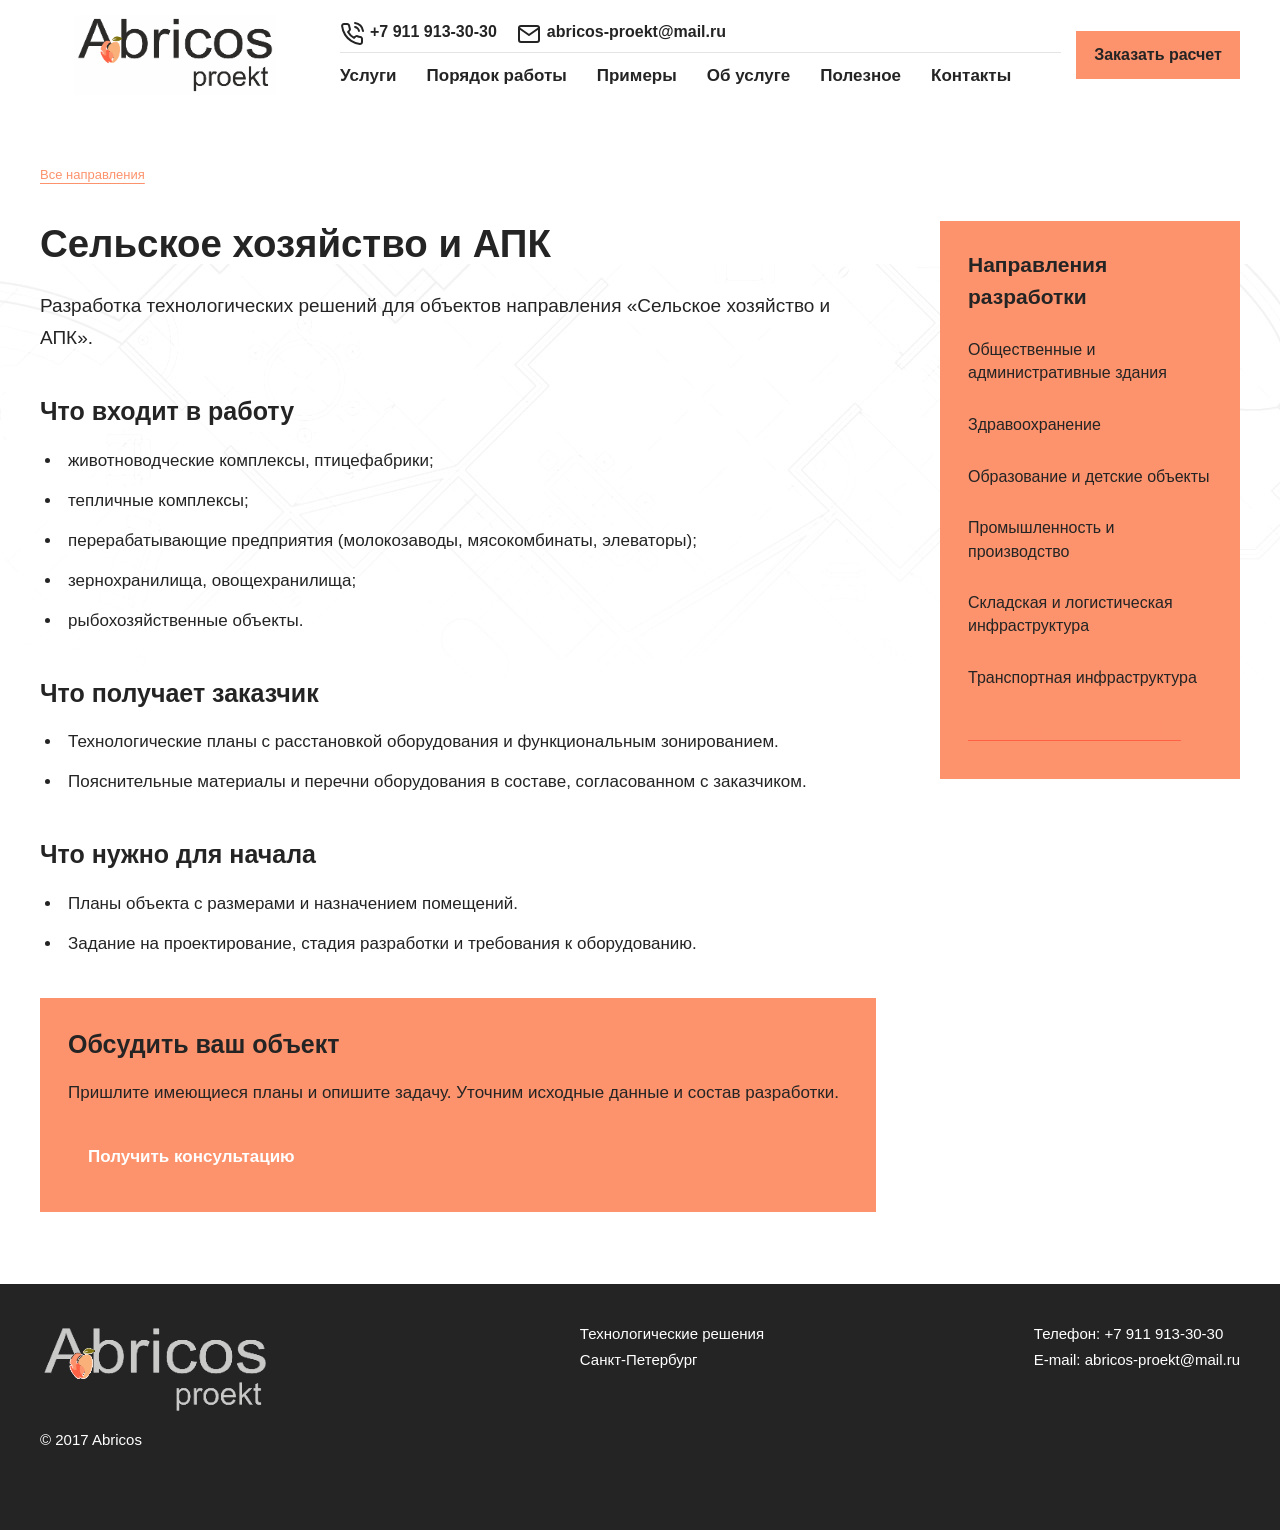
<file: tx/directions/agriculture.html>
<!doctype html><html lang="ru"><head><meta charset="utf-8"><meta name="viewport" content="width=device-width, initial-scale=1"><title>Сельское хозяйство и АПК — Абрикос</title><meta name="description" content="Разработка технологических решений для объектов направления «Сельское хозяйство и АПК»."><link rel="icon" href="../favicon-apricot.png?v=20261113" type="image/png"><link rel="stylesheet" href="../reference/css/rdev.css?v=20261113-services-scene" media="all"><link rel="stylesheet" href="../reference/css/autoptimize_single_64ac31699f5326cb3c76122498b76f66.css?v=20261113-services-scene" media="all"><link rel="stylesheet" href="../reference/css/style.min.css?v=20261113-services-scene" media="all"><link rel="stylesheet" href="../reference/css/autoptimize_single_9702a4618cb8e8863ee42831ed8bddbd.css?v=20261113-services-scene" media="all"><link rel="stylesheet" href="../reference/css/fusion-shortcodes.min.css?v=20261113-services-scene" media="all"><link rel="stylesheet" href="../reference/css/jquery.fancybox.min.css?v=20261113-services-scene" media="screen"><link rel="stylesheet" href="../reference/css/swiper-bundle.min.css?v=20261113-services-scene" media="all"><link rel="stylesheet" href="../reference/css/libs.min.css?v=20261113-services-scene" media="all"><link rel="stylesheet" href="../reference/css/main.min.css?v=20261113-services-scene" media="all"><link rel="stylesheet" href="../reference/css/lightbox.min.css?v=20261113-services-scene" media="all"><style>img:is([sizes="auto" i], [sizes^="auto," i]) { contain-intrinsic-size: 3000px 1500px }</style><style>/*! This file is auto-generated */
.wp-block-button__link{color:#fff;background-color:#32373c;border-radius:9999px;box-shadow:none;text-decoration:none;padding:calc(.667em + 2px) calc(1.333em + 2px);font-size:1.125em}.wp-block-file__button{background:#32373c;color:#fff;text-decoration:none}</style><style>#fancybox-outer{background:#ffffff}#fancybox-content{background:#ffffff;border-color:#ffffff;color:#000000;}#fancybox-title,#fancybox-title-float-main{color:#fff}</style><style>.fusion-title.fusion-sep-none .title-heading-left {
    font-weight: 600;
}

.records-projects:before {
		opacity: 0;
    visibility: hidden;
}

h1.title-h1 {
    font-size: 30px;
    line-height: 40px;
}

h1.title-h1.s2 {
    margin: 0 0 20px;
}

h1.slider-title {
    margin: 25px 0;
}

p.sub-title.c2 {
    margin: 30px 0 25px;
    font-size: 24px;
}

ul.disk-style {
    margin-left: 0;
    padding-left: 17px;
}
ul.disk-style li::marker {
    color: #242424;
}

img.center.s10 {
    margin: 0 auto;
    display: table;
}

	img.right-intro {
    margin: 10px auto 10px;
    display: table;
	}

.developments-post1 .developments-text .sub-title.s1, .sub-title.s1 {
    font-size: 24px;
}

.fusion-text.developments-text.s4 {
    padding-top: 20px;
    line-height: 2em;
}

.center.s41 {
		margin: -35px auto;
    display: table;
    width: 250px;
    max-width: 100%;
}

div.attention {
    margin-bottom: 17px;
    padding: 7px 7px 7px;
    border: 2px solid red;
    border-radius: 3px;
}

div.attention > p {
    margin-bottom: 0;
}

div.attention span.bold.red {
    margin-right: 12px;
    font-weight: 800;
    color: red;
}

::-webkit-details-marker {   display:none; }

.bottom-content .arrow-right li::marker, .arrow-right li::marker {
    content: none;
}

.bottom-content ul.arrow-right {
    padding-left: 0;
}

ul.arrow-right li:before {
    content: "\27A3";
		margin-right: 12px;
		color: #242424;
}

p.mt20 {
	margin-top: 20px;
}
.img-float-right.cm3 {
    font-size: 16px;
    font-weight: 600;
}
.img-float-right img {
		margin-left: 20px;
    width: 220px;
		float: right;
}
.img-float-right img.t3 {
    width: 270px;
}
.img-float-right img.t4 {
    width: auto;
}
.img-float-right.cm3 ul {
		margin-bottom: 25px;
    line-height: 1.7em;
}

article#blog-2-post-5223 .fusion-post-content-container {
    display: none;
}
article#blog-1-post-5223 .fusion-post-content-container {
    display: none;
}

.developments-post-wrap .developments-blog > div article#blog-2-post-5223 .fusion-post-content .fusion-meta-info a.fusion-read-more {
    position: absolute;
    max-width: 400px!important;
    max-height: 245px!important;
    margin: 0!important;
    top: 17px;
    left: 0;
    right: 0;
    bottom: 0;
    z-index: 10;
    color: transparent!important;
    display: -ms-flexbox;
    display: flex;
    -ms-flex-pack: center;
    justify-content: center;
    -ms-flex-align: center;
    align-items: center;
    text-align: center;
    font-size: 17px;
}

.developments-post-wrap .developments-blog > div article#blog-2-post-5223:hover .fusion-meta-info a.fusion-read-more {
	color: #fff !important;
}

.fusion-one-full.fusion-column-first.fusion-column-last.developments-box-wrap .img-float-right.cm3,
.fusion-blog-layout-grid article .img-float-right.cm3 {
    display: none;
}

@media (max-width: 991px) {

	div.attention {
    margin-top: 12px;
	}

	p.sub-title.s1 {
    margin: 25px auto;
	}

	.img-wrap.s41 img {
    margin: 0 auto;
	}
}

@media (max-width: 768px) {
	img.right-intro {
    margin: 20px auto 10px;
    display: table;
	}
	img.center.s10 {
		margin: 20px auto;
	}

}

@media (max-width: 480px) {
	.img-float-right img {
			margin: 0 auto;
			display: table;
			float: none;
			max-width: 90%;
	}
}</style><link rel="stylesheet" href="../tx.css?v=20261117-client-copy"><script src="../replica.js?v=20261113-peach-brand" defer></script><link rel="stylesheet" href="../directions.css?v=20261112-directions"></head><body class="wp-singular page-template page-template-Services page-template-Services-php page page-id-2573 page-parent wp-theme-Avada wp-child-theme-Avada-Child user-registration-page fusion-image-hovers fusion-body ltr no-tablet-sticky-header no-mobile-sticky-header no-mobile-slidingbar no-mobile-totop mobile-logo-pos-left layout-wide-mode fusion-top-header menu-text-align-center mobile-menu-design-modern fusion-show-pagination-text fusion-header-layout-v1 avada-responsive avada-footer-fx-none fusion-search-form-classic"><div id="wrapper"><header class="fusion-header-wrapper"><div class="fusion-header-v1 fusion-logo-left fusion-sticky-menu-1 fusion-sticky-logo- fusion-mobile-logo- fusion-mobile-menu-design-modern"><div class="fusion-header-sticky-height"></div><div class="fusion-header fusion-header-v2"><div class="fusion-row"><div class="fusion-logo" data-margin-top="31px" data-margin-bottom="31px" data-margin-left="0" data-margin-right="0"> <a class="fusion-logo-link" href="../index.html#top"> <img src="../images/abricos-proekt.svg" width="2172" height="724" alt="abricos" class="fusion-standard-logo" decoding="async"> </a> <a class="fusion-logo-link color" href="../index.html#top"> <img src="../images/abricos-proekt.svg" width="2172" height="724" alt="abricos" class="fusion-standard-logo" decoding="async"> </a></div><div class="header-menu-v2"><div class="header-menu-v2__top-line"><div class="header-v2__top-line-phone"> <svg width="24" height="24" viewbox="0 0 24 24" fill="none" xmlns="http://www.w3.org/2000/svg" aria-hidden="true"> <path d="M15.0494 5C16.0262 5.19057 16.9238 5.66826 17.6275 6.37194C18.3312 7.07561 18.8089 7.97326 18.9994 8.95M15.0494 1C17.0787 1.22544 18.971 2.13417 20.4157 3.57701C21.8603 5.01984 22.7715 6.91101 22.9994 8.94M21.9994 16.92V19.92C22.0006 20.1985 21.9435 20.4742 21.832 20.7293C21.7204 20.9845 21.5567 21.2136 21.3515 21.4019C21.1463 21.5901 20.904 21.7335 20.6402 21.8227C20.3764 21.9119 20.0968 21.9451 19.8194 21.92C16.7423 21.5856 13.7864 20.5341 11.1894 18.85C8.77327 17.3147 6.72478 15.2662 5.18945 12.85C3.49942 10.2412 2.44769 7.27099 2.11944 4.18C2.09446 3.90347 2.12732 3.62476 2.21595 3.36162C2.30457 3.09849 2.44702 2.85669 2.63421 2.65162C2.82141 2.44655 3.04925 2.28271 3.30324 2.17052C3.55722 2.05833 3.83179 2.00026 4.10945 2H7.10945C7.59475 1.99522 8.06524 2.16708 8.43321 2.48353C8.80118 2.79999 9.04152 3.23945 9.10944 3.72C9.23607 4.68007 9.47089 5.62273 9.80945 6.53C9.94399 6.88792 9.97311 7.27691 9.89335 7.65088C9.8136 8.02485 9.62831 8.36811 9.35944 8.64L8.08945 9.91C9.513 12.4135 11.5859 14.4864 14.0894 15.91L15.3594 14.64C15.6313 14.3711 15.9746 14.1858 16.3486 14.1061C16.7225 14.0263 17.1115 14.0555 17.4694 14.19C18.3767 14.5286 19.3194 14.7634 20.2794 14.89C20.7652 14.9585 21.2088 15.2032 21.526 15.5775C21.8431 15.9518 22.0116 16.4296 21.9994 16.92Z" stroke="#242424" stroke-width="2" stroke-linecap="round" stroke-linejoin="round"></path> </svg> <a href="tel:+79119133030">+7 911 913-30-30</a></div><div class="header-v2__top-line-mail"> <svg width="24" height="24" viewbox="0 0 24 24" fill="none" xmlns="http://www.w3.org/2000/svg" aria-hidden="true"> <path d="M4 4H20C21.1 4 22 4.9 22 6V18C22 19.1 21.1 20 20 20H4C2.9 20 2 19.1 2 18V6C2 4.9 2.9 4 4 4Z" stroke="#242424" stroke-width="2" stroke-linecap="round" stroke-linejoin="round"></path> <path d="M22 6L12 13L2 6" stroke="#242424" stroke-width="2" stroke-linecap="round" stroke-linejoin="round"></path> </svg> <a class="header-v2__top-line-mail" href="mailto:abricos-proekt@mail.ru">abricos-proekt@mail.ru</a></div></div><nav class="fusion-main-menu" aria-label="Навигация по странице" itemscope itemtype="http://schema.org/SiteNavigationElement"><ul id="menu-glavnoe-menyu" class="fusion-menu"><li class="menu-item"><a href="../index.html#directions">Услуги</a></li><li class="menu-item"><a href="../index.html#process">Порядок работы</a></li><li class="menu-item"><a href="../index.html#projects">Примеры</a></li><li class="menu-item"><a href="../index.html#details">Об услуге</a></li><li class="menu-item"><a href="../index.html#useful">Полезное</a></li><li class="menu-item"><a href="../index.html#contact">Контакты</a></li></ul></nav><div class="fusion-mobile-menu-icons"><button class="replica-menu-toggle" type="button" aria-label="Открыть меню" aria-expanded="false" aria-controls="mobile-menu-v2-wrapper"><svg viewbox="0 0 24 24"><path d="M3 6h18M3 12h18M3 18h18"></path></svg></button></div><div id="mobile-menu-v2-wrapper" class="mobile-menu-v2-wrapper"><ul id="menu-glavnoe-menyu-2" class="mobile-menu-v2"><li class="menu-item"><a href="../index.html#directions">Услуги</a></li><li class="menu-item"><a href="../index.html#process">Порядок работы</a></li><li class="menu-item"><a href="../index.html#projects">Примеры</a></li><li class="menu-item"><a href="../index.html#details">Об услуге</a></li><li class="menu-item"><a href="../index.html#useful">Полезное</a></li><li class="menu-item"><a href="../index.html#contact">Контакты</a></li></ul><div class="mobile-menu-v2__telephone"><a href="tel:+79119133030">+7 911 913-30-30</a></div><div class="mobile-menu-v2__adinfo"><div class="mobile-menu-v2__adinfo-time-work">Время работы: <span>9:00-18:00</span></div><div class="mobile-menu-v2__adinfo-mail">Email: <a href="mailto:abricos-proekt@mail.ru">abricos-proekt@mail.ru</a></div></div></div>  </div><div class="head-container-rt head-container-rt__v2"><div class="head-modal-btn"> <a id="modal-head" href="../index.html#contact">Заказать расчет</a></div></div></div></div></div><div class="fusion-clearfix"></div></header>
<main id="main" class="direction-main"><div class="direction-page" id="top">
<a class="direction-back" href="../index.html#directions">Все направления</a>
<div class="direction-layout"><article class="direction-article">
<h1>Сельское хозяйство и АПК</h1><p class="direction-intro">Разработка технологических решений для объектов направления «Сельское хозяйство и АПК».</p>
<section class="direction-section"><h2>Что входит в работу</h2><ul><li>животноводческие комплексы, птицефабрики;</li><li>тепличные комплексы;</li><li>перерабатывающие предприятия (молокозаводы, мясокомбинаты, элеваторы);</li><li>зернохранилища, овощехранилища;</li><li>рыбохозяйственные объекты.</li></ul></section>
<section class="direction-section"><h2>Что получает заказчик</h2><ul><li>Технологические планы с расстановкой оборудования и функциональным зонированием.</li><li>Пояснительные материалы и перечни оборудования в составе, согласованном с заказчиком.</li></ul></section>
<section class="direction-section"><h2>Что нужно для начала</h2><ul><li>Планы объекта с размерами и назначением помещений.</li><li>Задание на проектирование, стадия разработки и требования к оборудованию.</li></ul></section>
<div class="direction-consultation"><h2>Обсудить ваш объект</h2><p>Пришлите имеющиеся планы и опишите задачу. Уточним исходные данные и состав разработки.</p><a class="direction-cta" href="../index.html#contact">Получить консультацию</a></div>
</article><aside class="direction-sidebar"><nav aria-label="Направления разработки"><h2>Направления разработки</h2><ul><li><a href="public-offices.html">Общественные и административные здания</a></li><li><a href="healthcare.html">Здравоохранение</a></li><li><a href="education.html">Образование и детские объекты</a></li><li><a href="production.html">Промышленность и производство</a></li><li><a href="logistics.html">Складская и логистическая инфраструктура</a></li><li><a href="transport.html">Транспортная инфраструктура</a></li><li><a href="agriculture.html" aria-current="page">Сельское хозяйство и АПК</a></li></ul></nav></aside></div>
</div></main><div class="fusion-footer"><footer class="footer-v2__container"><div class="fusion-row"><div class="fusion-columns"><div class="footer-v2"><div class="footer-v2__bottom"><div class="footer-v2__logo"><a href="../index.html#top"><img src="../images/abricos-proekt-footer.svg?v=20261113-orange" alt="abricos"></a><p>© 2017 Abricos</p></div><div class="footer-v2__yr-info"><p>Технологические решения</p><p>Санкт-Петербург</p></div><div class="footer-v2__contacts"><p>Телефон: <a href="tel:+79119133030">+7 911 913-30-30</a></p><p>E-mail: <a href="mailto:abricos-proekt@mail.ru">abricos-proekt@mail.ru</a></p></div></div></div></div></div></footer></div></div></body></html>
</file>
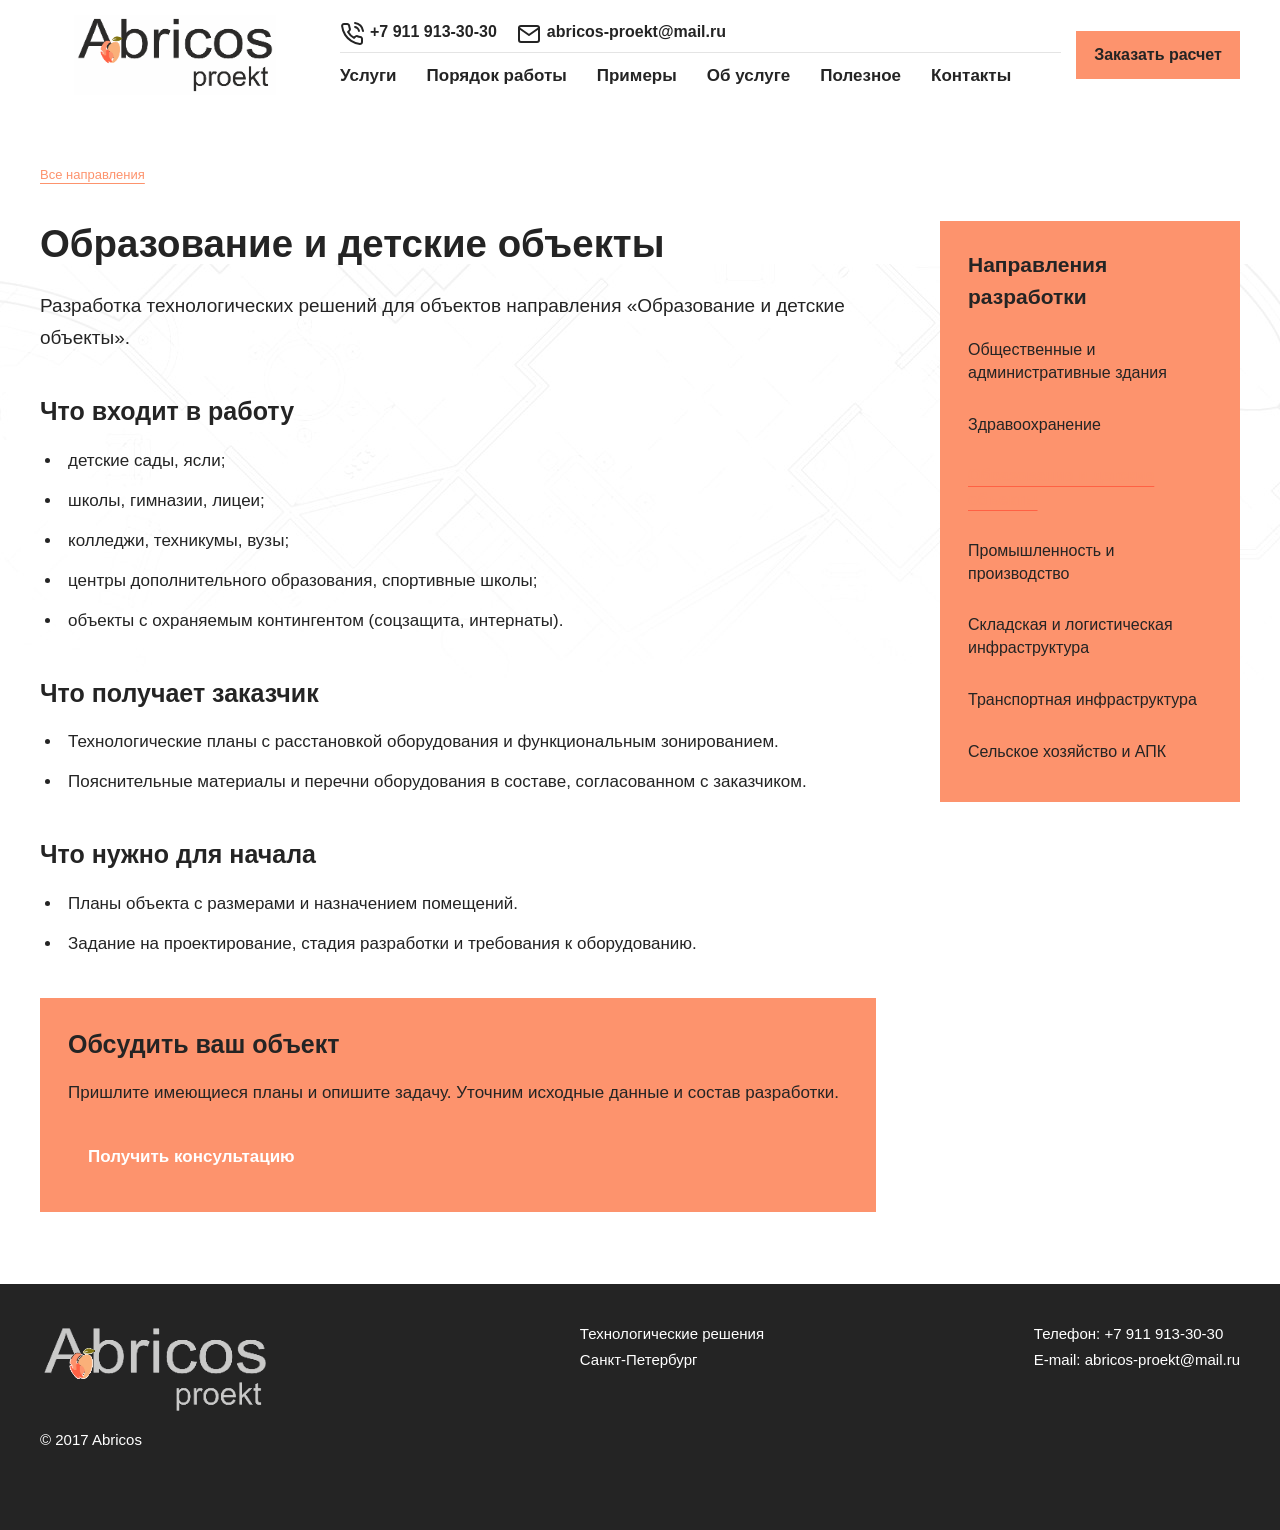
<file: tx/directions/education.html>
<!doctype html><html lang="ru"><head><meta charset="utf-8"><meta name="viewport" content="width=device-width, initial-scale=1"><title>Образование и детские объекты — Абрикос</title><meta name="description" content="Разработка технологических решений для объектов направления «Образование и детские объекты»."><link rel="icon" href="../favicon-apricot.png?v=20261113" type="image/png"><link rel="stylesheet" href="../reference/css/rdev.css?v=20261113-services-scene" media="all"><link rel="stylesheet" href="../reference/css/autoptimize_single_64ac31699f5326cb3c76122498b76f66.css?v=20261113-services-scene" media="all"><link rel="stylesheet" href="../reference/css/style.min.css?v=20261113-services-scene" media="all"><link rel="stylesheet" href="../reference/css/autoptimize_single_9702a4618cb8e8863ee42831ed8bddbd.css?v=20261113-services-scene" media="all"><link rel="stylesheet" href="../reference/css/fusion-shortcodes.min.css?v=20261113-services-scene" media="all"><link rel="stylesheet" href="../reference/css/jquery.fancybox.min.css?v=20261113-services-scene" media="screen"><link rel="stylesheet" href="../reference/css/swiper-bundle.min.css?v=20261113-services-scene" media="all"><link rel="stylesheet" href="../reference/css/libs.min.css?v=20261113-services-scene" media="all"><link rel="stylesheet" href="../reference/css/main.min.css?v=20261113-services-scene" media="all"><link rel="stylesheet" href="../reference/css/lightbox.min.css?v=20261113-services-scene" media="all"><style>img:is([sizes="auto" i], [sizes^="auto," i]) { contain-intrinsic-size: 3000px 1500px }</style><style>/*! This file is auto-generated */
.wp-block-button__link{color:#fff;background-color:#32373c;border-radius:9999px;box-shadow:none;text-decoration:none;padding:calc(.667em + 2px) calc(1.333em + 2px);font-size:1.125em}.wp-block-file__button{background:#32373c;color:#fff;text-decoration:none}</style><style>#fancybox-outer{background:#ffffff}#fancybox-content{background:#ffffff;border-color:#ffffff;color:#000000;}#fancybox-title,#fancybox-title-float-main{color:#fff}</style><style>.fusion-title.fusion-sep-none .title-heading-left {
    font-weight: 600;
}

.records-projects:before {
		opacity: 0;
    visibility: hidden;
}

h1.title-h1 {
    font-size: 30px;
    line-height: 40px;
}

h1.title-h1.s2 {
    margin: 0 0 20px;
}

h1.slider-title {
    margin: 25px 0;
}

p.sub-title.c2 {
    margin: 30px 0 25px;
    font-size: 24px;
}

ul.disk-style {
    margin-left: 0;
    padding-left: 17px;
}
ul.disk-style li::marker {
    color: #242424;
}

img.center.s10 {
    margin: 0 auto;
    display: table;
}

	img.right-intro {
    margin: 10px auto 10px;
    display: table;
	}

.developments-post1 .developments-text .sub-title.s1, .sub-title.s1 {
    font-size: 24px;
}

.fusion-text.developments-text.s4 {
    padding-top: 20px;
    line-height: 2em;
}

.center.s41 {
		margin: -35px auto;
    display: table;
    width: 250px;
    max-width: 100%;
}

div.attention {
    margin-bottom: 17px;
    padding: 7px 7px 7px;
    border: 2px solid red;
    border-radius: 3px;
}

div.attention > p {
    margin-bottom: 0;
}

div.attention span.bold.red {
    margin-right: 12px;
    font-weight: 800;
    color: red;
}

::-webkit-details-marker {   display:none; }

.bottom-content .arrow-right li::marker, .arrow-right li::marker {
    content: none;
}

.bottom-content ul.arrow-right {
    padding-left: 0;
}

ul.arrow-right li:before {
    content: "\27A3";
		margin-right: 12px;
		color: #242424;
}

p.mt20 {
	margin-top: 20px;
}
.img-float-right.cm3 {
    font-size: 16px;
    font-weight: 600;
}
.img-float-right img {
		margin-left: 20px;
    width: 220px;
		float: right;
}
.img-float-right img.t3 {
    width: 270px;
}
.img-float-right img.t4 {
    width: auto;
}
.img-float-right.cm3 ul {
		margin-bottom: 25px;
    line-height: 1.7em;
}

article#blog-2-post-5223 .fusion-post-content-container {
    display: none;
}
article#blog-1-post-5223 .fusion-post-content-container {
    display: none;
}

.developments-post-wrap .developments-blog > div article#blog-2-post-5223 .fusion-post-content .fusion-meta-info a.fusion-read-more {
    position: absolute;
    max-width: 400px!important;
    max-height: 245px!important;
    margin: 0!important;
    top: 17px;
    left: 0;
    right: 0;
    bottom: 0;
    z-index: 10;
    color: transparent!important;
    display: -ms-flexbox;
    display: flex;
    -ms-flex-pack: center;
    justify-content: center;
    -ms-flex-align: center;
    align-items: center;
    text-align: center;
    font-size: 17px;
}

.developments-post-wrap .developments-blog > div article#blog-2-post-5223:hover .fusion-meta-info a.fusion-read-more {
	color: #fff !important;
}

.fusion-one-full.fusion-column-first.fusion-column-last.developments-box-wrap .img-float-right.cm3,
.fusion-blog-layout-grid article .img-float-right.cm3 {
    display: none;
}

@media (max-width: 991px) {

	div.attention {
    margin-top: 12px;
	}

	p.sub-title.s1 {
    margin: 25px auto;
	}

	.img-wrap.s41 img {
    margin: 0 auto;
	}
}

@media (max-width: 768px) {
	img.right-intro {
    margin: 20px auto 10px;
    display: table;
	}
	img.center.s10 {
		margin: 20px auto;
	}

}

@media (max-width: 480px) {
	.img-float-right img {
			margin: 0 auto;
			display: table;
			float: none;
			max-width: 90%;
	}
}</style><link rel="stylesheet" href="../tx.css?v=20261117-client-copy"><script src="../replica.js?v=20261113-peach-brand" defer></script><link rel="stylesheet" href="../directions.css?v=20261112-directions"></head><body class="wp-singular page-template page-template-Services page-template-Services-php page page-id-2573 page-parent wp-theme-Avada wp-child-theme-Avada-Child user-registration-page fusion-image-hovers fusion-body ltr no-tablet-sticky-header no-mobile-sticky-header no-mobile-slidingbar no-mobile-totop mobile-logo-pos-left layout-wide-mode fusion-top-header menu-text-align-center mobile-menu-design-modern fusion-show-pagination-text fusion-header-layout-v1 avada-responsive avada-footer-fx-none fusion-search-form-classic"><div id="wrapper"><header class="fusion-header-wrapper"><div class="fusion-header-v1 fusion-logo-left fusion-sticky-menu-1 fusion-sticky-logo- fusion-mobile-logo- fusion-mobile-menu-design-modern"><div class="fusion-header-sticky-height"></div><div class="fusion-header fusion-header-v2"><div class="fusion-row"><div class="fusion-logo" data-margin-top="31px" data-margin-bottom="31px" data-margin-left="0" data-margin-right="0"> <a class="fusion-logo-link" href="../index.html#top"> <img src="../images/abricos-proekt.svg" width="2172" height="724" alt="abricos" class="fusion-standard-logo" decoding="async"> </a> <a class="fusion-logo-link color" href="../index.html#top"> <img src="../images/abricos-proekt.svg" width="2172" height="724" alt="abricos" class="fusion-standard-logo" decoding="async"> </a></div><div class="header-menu-v2"><div class="header-menu-v2__top-line"><div class="header-v2__top-line-phone"> <svg width="24" height="24" viewbox="0 0 24 24" fill="none" xmlns="http://www.w3.org/2000/svg" aria-hidden="true"> <path d="M15.0494 5C16.0262 5.19057 16.9238 5.66826 17.6275 6.37194C18.3312 7.07561 18.8089 7.97326 18.9994 8.95M15.0494 1C17.0787 1.22544 18.971 2.13417 20.4157 3.57701C21.8603 5.01984 22.7715 6.91101 22.9994 8.94M21.9994 16.92V19.92C22.0006 20.1985 21.9435 20.4742 21.832 20.7293C21.7204 20.9845 21.5567 21.2136 21.3515 21.4019C21.1463 21.5901 20.904 21.7335 20.6402 21.8227C20.3764 21.9119 20.0968 21.9451 19.8194 21.92C16.7423 21.5856 13.7864 20.5341 11.1894 18.85C8.77327 17.3147 6.72478 15.2662 5.18945 12.85C3.49942 10.2412 2.44769 7.27099 2.11944 4.18C2.09446 3.90347 2.12732 3.62476 2.21595 3.36162C2.30457 3.09849 2.44702 2.85669 2.63421 2.65162C2.82141 2.44655 3.04925 2.28271 3.30324 2.17052C3.55722 2.05833 3.83179 2.00026 4.10945 2H7.10945C7.59475 1.99522 8.06524 2.16708 8.43321 2.48353C8.80118 2.79999 9.04152 3.23945 9.10944 3.72C9.23607 4.68007 9.47089 5.62273 9.80945 6.53C9.94399 6.88792 9.97311 7.27691 9.89335 7.65088C9.8136 8.02485 9.62831 8.36811 9.35944 8.64L8.08945 9.91C9.513 12.4135 11.5859 14.4864 14.0894 15.91L15.3594 14.64C15.6313 14.3711 15.9746 14.1858 16.3486 14.1061C16.7225 14.0263 17.1115 14.0555 17.4694 14.19C18.3767 14.5286 19.3194 14.7634 20.2794 14.89C20.7652 14.9585 21.2088 15.2032 21.526 15.5775C21.8431 15.9518 22.0116 16.4296 21.9994 16.92Z" stroke="#242424" stroke-width="2" stroke-linecap="round" stroke-linejoin="round"></path> </svg> <a href="tel:+79119133030">+7 911 913-30-30</a></div><div class="header-v2__top-line-mail"> <svg width="24" height="24" viewbox="0 0 24 24" fill="none" xmlns="http://www.w3.org/2000/svg" aria-hidden="true"> <path d="M4 4H20C21.1 4 22 4.9 22 6V18C22 19.1 21.1 20 20 20H4C2.9 20 2 19.1 2 18V6C2 4.9 2.9 4 4 4Z" stroke="#242424" stroke-width="2" stroke-linecap="round" stroke-linejoin="round"></path> <path d="M22 6L12 13L2 6" stroke="#242424" stroke-width="2" stroke-linecap="round" stroke-linejoin="round"></path> </svg> <a class="header-v2__top-line-mail" href="mailto:abricos-proekt@mail.ru">abricos-proekt@mail.ru</a></div></div><nav class="fusion-main-menu" aria-label="Навигация по странице" itemscope itemtype="http://schema.org/SiteNavigationElement"><ul id="menu-glavnoe-menyu" class="fusion-menu"><li class="menu-item"><a href="../index.html#directions">Услуги</a></li><li class="menu-item"><a href="../index.html#process">Порядок работы</a></li><li class="menu-item"><a href="../index.html#projects">Примеры</a></li><li class="menu-item"><a href="../index.html#details">Об услуге</a></li><li class="menu-item"><a href="../index.html#useful">Полезное</a></li><li class="menu-item"><a href="../index.html#contact">Контакты</a></li></ul></nav><div class="fusion-mobile-menu-icons"><button class="replica-menu-toggle" type="button" aria-label="Открыть меню" aria-expanded="false" aria-controls="mobile-menu-v2-wrapper"><svg viewbox="0 0 24 24"><path d="M3 6h18M3 12h18M3 18h18"></path></svg></button></div><div id="mobile-menu-v2-wrapper" class="mobile-menu-v2-wrapper"><ul id="menu-glavnoe-menyu-2" class="mobile-menu-v2"><li class="menu-item"><a href="../index.html#directions">Услуги</a></li><li class="menu-item"><a href="../index.html#process">Порядок работы</a></li><li class="menu-item"><a href="../index.html#projects">Примеры</a></li><li class="menu-item"><a href="../index.html#details">Об услуге</a></li><li class="menu-item"><a href="../index.html#useful">Полезное</a></li><li class="menu-item"><a href="../index.html#contact">Контакты</a></li></ul><div class="mobile-menu-v2__telephone"><a href="tel:+79119133030">+7 911 913-30-30</a></div><div class="mobile-menu-v2__adinfo"><div class="mobile-menu-v2__adinfo-time-work">Время работы: <span>9:00-18:00</span></div><div class="mobile-menu-v2__adinfo-mail">Email: <a href="mailto:abricos-proekt@mail.ru">abricos-proekt@mail.ru</a></div></div></div>  </div><div class="head-container-rt head-container-rt__v2"><div class="head-modal-btn"> <a id="modal-head" href="../index.html#contact">Заказать расчет</a></div></div></div></div></div><div class="fusion-clearfix"></div></header>
<main id="main" class="direction-main"><div class="direction-page" id="top">
<a class="direction-back" href="../index.html#directions">Все направления</a>
<div class="direction-layout"><article class="direction-article">
<h1>Образование и детские объекты</h1><p class="direction-intro">Разработка технологических решений для объектов направления «Образование и детские объекты».</p>
<section class="direction-section"><h2>Что входит в работу</h2><ul><li>детские сады, ясли;</li><li>школы, гимназии, лицеи;</li><li>колледжи, техникумы, вузы;</li><li>центры дополнительного образования, спортивные школы;</li><li>объекты с охраняемым контингентом (соцзащита, интернаты).</li></ul></section>
<section class="direction-section"><h2>Что получает заказчик</h2><ul><li>Технологические планы с расстановкой оборудования и функциональным зонированием.</li><li>Пояснительные материалы и перечни оборудования в составе, согласованном с заказчиком.</li></ul></section>
<section class="direction-section"><h2>Что нужно для начала</h2><ul><li>Планы объекта с размерами и назначением помещений.</li><li>Задание на проектирование, стадия разработки и требования к оборудованию.</li></ul></section>
<div class="direction-consultation"><h2>Обсудить ваш объект</h2><p>Пришлите имеющиеся планы и опишите задачу. Уточним исходные данные и состав разработки.</p><a class="direction-cta" href="../index.html#contact">Получить консультацию</a></div>
</article><aside class="direction-sidebar"><nav aria-label="Направления разработки"><h2>Направления разработки</h2><ul><li><a href="public-offices.html">Общественные и административные здания</a></li><li><a href="healthcare.html">Здравоохранение</a></li><li><a href="education.html" aria-current="page">Образование и детские объекты</a></li><li><a href="production.html">Промышленность и производство</a></li><li><a href="logistics.html">Складская и логистическая инфраструктура</a></li><li><a href="transport.html">Транспортная инфраструктура</a></li><li><a href="agriculture.html">Сельское хозяйство и АПК</a></li></ul></nav></aside></div>
</div></main><div class="fusion-footer"><footer class="footer-v2__container"><div class="fusion-row"><div class="fusion-columns"><div class="footer-v2"><div class="footer-v2__bottom"><div class="footer-v2__logo"><a href="../index.html#top"><img src="../images/abricos-proekt-footer.svg?v=20261113-orange" alt="abricos"></a><p>© 2017 Abricos</p></div><div class="footer-v2__yr-info"><p>Технологические решения</p><p>Санкт-Петербург</p></div><div class="footer-v2__contacts"><p>Телефон: <a href="tel:+79119133030">+7 911 913-30-30</a></p><p>E-mail: <a href="mailto:abricos-proekt@mail.ru">abricos-proekt@mail.ru</a></p></div></div></div></div></div></footer></div></div></body></html>
</file>
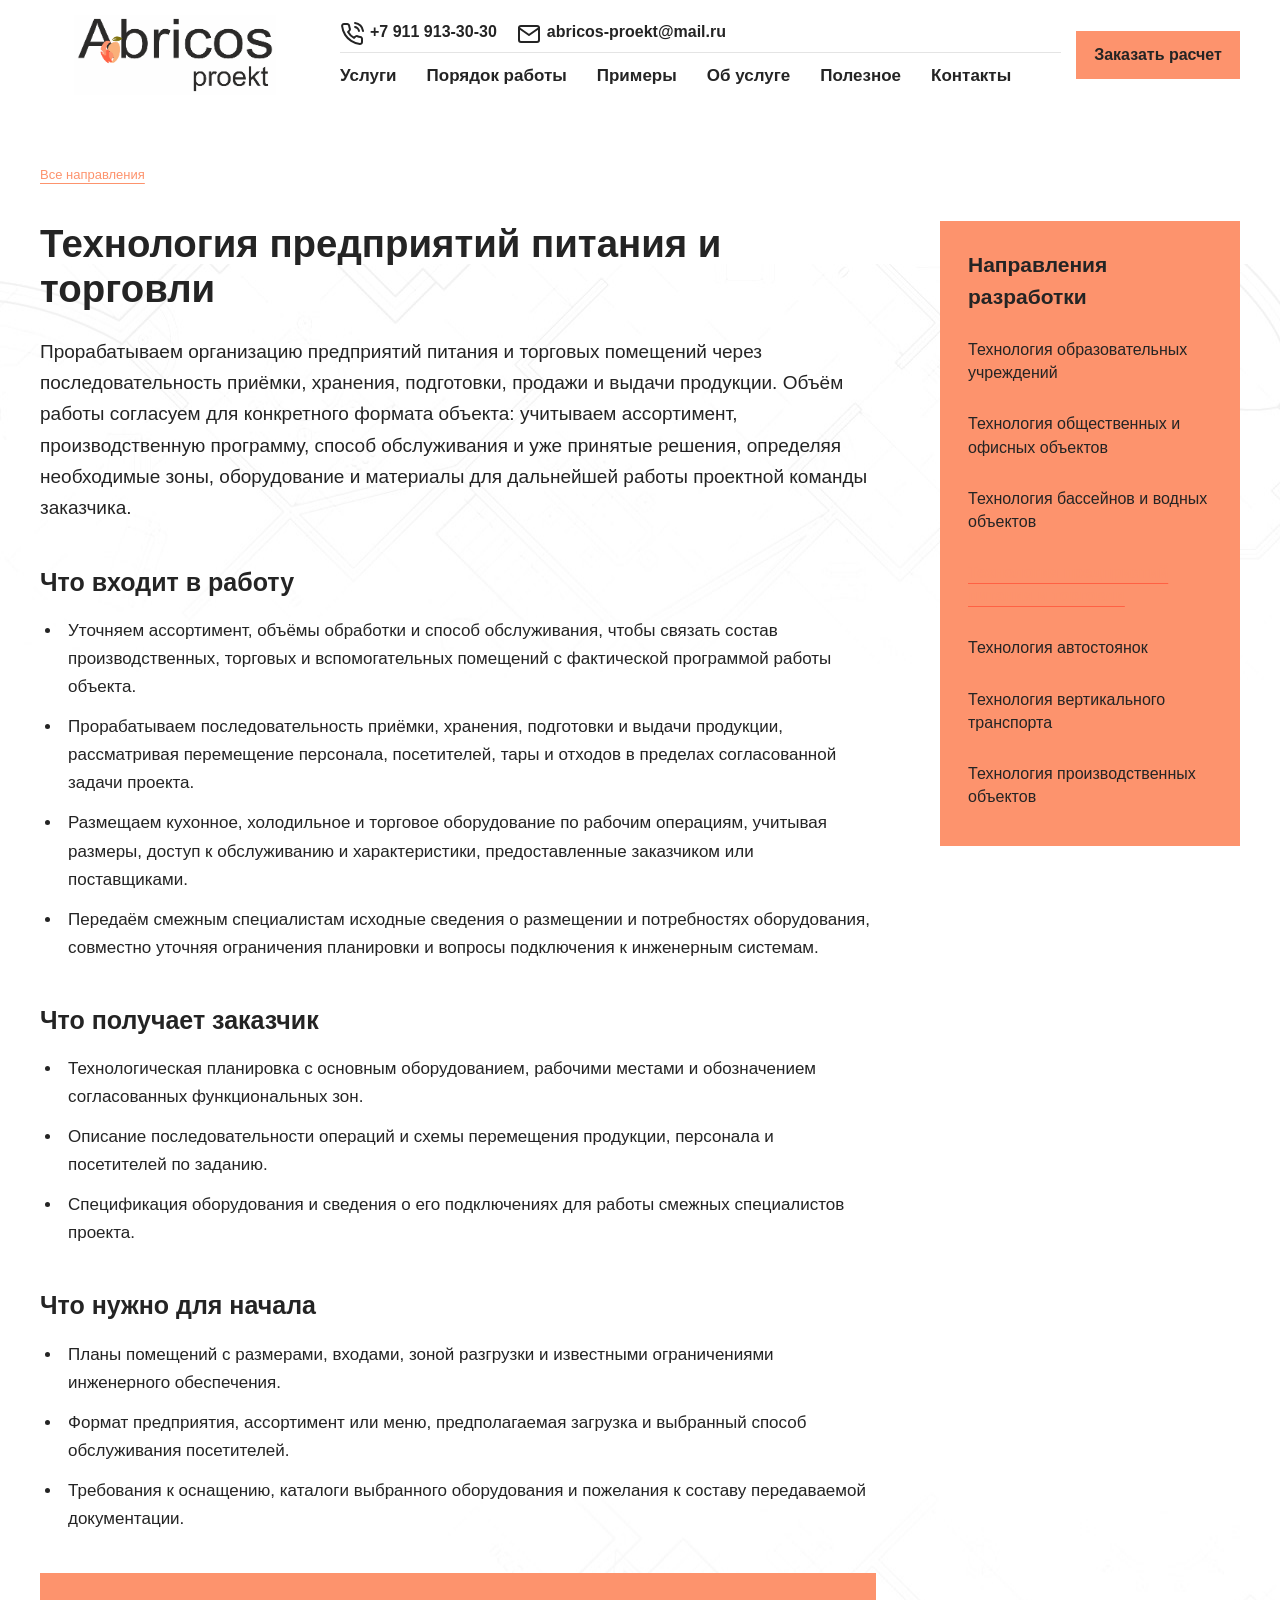
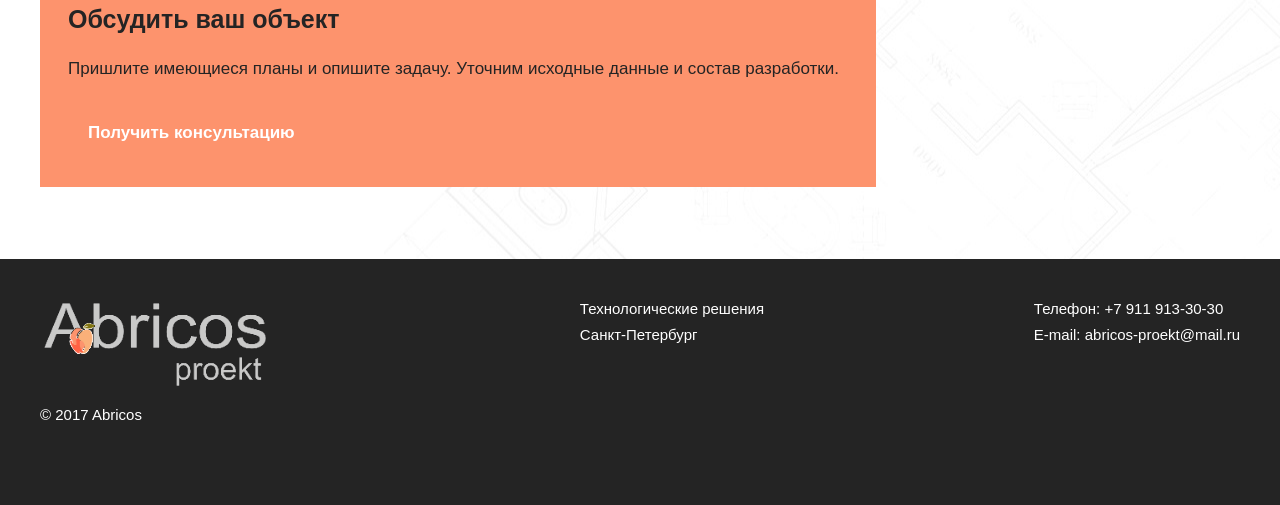
<file: tx/directions/food-retail.html>
<!doctype html><html lang="ru"><head><meta charset="utf-8"><meta name="viewport" content="width=device-width, initial-scale=1"><title>Технология предприятий питания и торговли — Абрикос</title><meta name="description" content="Прорабатываем организацию предприятий питания и торговых помещений через последовательность приёмки, хранения, подготовки, продажи и выдачи продукции. Объём работы согласуем для конкретного формата объекта: учитываем ассортимент, производственную программу, способ обслуживания и уже принятые решения, определяя необходимые зоны, оборудование и материалы для дальнейшей работы проектной команды заказчика."><link rel="icon" href="../favicon-apricot.png?v=20261113" type="image/png"><link rel="stylesheet" href="../reference/css/rdev.css?v=20261113-services-scene" media="all"><link rel="stylesheet" href="../reference/css/autoptimize_single_64ac31699f5326cb3c76122498b76f66.css?v=20261113-services-scene" media="all"><link rel="stylesheet" href="../reference/css/style.min.css?v=20261113-services-scene" media="all"><link rel="stylesheet" href="../reference/css/autoptimize_single_9702a4618cb8e8863ee42831ed8bddbd.css?v=20261113-services-scene" media="all"><link rel="stylesheet" href="../reference/css/fusion-shortcodes.min.css?v=20261113-services-scene" media="all"><link rel="stylesheet" href="../reference/css/jquery.fancybox.min.css?v=20261113-services-scene" media="screen"><link rel="stylesheet" href="../reference/css/swiper-bundle.min.css?v=20261113-services-scene" media="all"><link rel="stylesheet" href="../reference/css/libs.min.css?v=20261113-services-scene" media="all"><link rel="stylesheet" href="../reference/css/main.min.css?v=20261113-services-scene" media="all"><link rel="stylesheet" href="../reference/css/lightbox.min.css?v=20261113-services-scene" media="all"><style>img:is([sizes="auto" i], [sizes^="auto," i]) { contain-intrinsic-size: 3000px 1500px }</style><style>/*! This file is auto-generated */
.wp-block-button__link{color:#fff;background-color:#32373c;border-radius:9999px;box-shadow:none;text-decoration:none;padding:calc(.667em + 2px) calc(1.333em + 2px);font-size:1.125em}.wp-block-file__button{background:#32373c;color:#fff;text-decoration:none}</style><style>#fancybox-outer{background:#ffffff}#fancybox-content{background:#ffffff;border-color:#ffffff;color:#000000;}#fancybox-title,#fancybox-title-float-main{color:#fff}</style><style>.fusion-title.fusion-sep-none .title-heading-left {
    font-weight: 600;
}

.records-projects:before {
		opacity: 0;
    visibility: hidden;
}

h1.title-h1 {
    font-size: 30px;
    line-height: 40px;
}

h1.title-h1.s2 {
    margin: 0 0 20px;
}

h1.slider-title {
    margin: 25px 0;
}

p.sub-title.c2 {
    margin: 30px 0 25px;
    font-size: 24px;
}

ul.disk-style {
    margin-left: 0;
    padding-left: 17px;
}
ul.disk-style li::marker {
    color: #242424;
}

img.center.s10 {
    margin: 0 auto;
    display: table;
}

	img.right-intro {
    margin: 10px auto 10px;
    display: table;
	}

.developments-post1 .developments-text .sub-title.s1, .sub-title.s1 {
    font-size: 24px;
}

.fusion-text.developments-text.s4 {
    padding-top: 20px;
    line-height: 2em;
}

.center.s41 {
		margin: -35px auto;
    display: table;
    width: 250px;
    max-width: 100%;
}

div.attention {
    margin-bottom: 17px;
    padding: 7px 7px 7px;
    border: 2px solid red;
    border-radius: 3px;
}

div.attention > p {
    margin-bottom: 0;
}

div.attention span.bold.red {
    margin-right: 12px;
    font-weight: 800;
    color: red;
}

::-webkit-details-marker {   display:none; }

.bottom-content .arrow-right li::marker, .arrow-right li::marker {
    content: none;
}

.bottom-content ul.arrow-right {
    padding-left: 0;
}

ul.arrow-right li:before {
    content: "\27A3";
		margin-right: 12px;
		color: #242424;
}

p.mt20 {
	margin-top: 20px;
}
.img-float-right.cm3 {
    font-size: 16px;
    font-weight: 600;
}
.img-float-right img {
		margin-left: 20px;
    width: 220px;
		float: right;
}
.img-float-right img.t3 {
    width: 270px;
}
.img-float-right img.t4 {
    width: auto;
}
.img-float-right.cm3 ul {
		margin-bottom: 25px;
    line-height: 1.7em;
}

article#blog-2-post-5223 .fusion-post-content-container {
    display: none;
}
article#blog-1-post-5223 .fusion-post-content-container {
    display: none;
}

.developments-post-wrap .developments-blog > div article#blog-2-post-5223 .fusion-post-content .fusion-meta-info a.fusion-read-more {
    position: absolute;
    max-width: 400px!important;
    max-height: 245px!important;
    margin: 0!important;
    top: 17px;
    left: 0;
    right: 0;
    bottom: 0;
    z-index: 10;
    color: transparent!important;
    display: -ms-flexbox;
    display: flex;
    -ms-flex-pack: center;
    justify-content: center;
    -ms-flex-align: center;
    align-items: center;
    text-align: center;
    font-size: 17px;
}

.developments-post-wrap .developments-blog > div article#blog-2-post-5223:hover .fusion-meta-info a.fusion-read-more {
	color: #fff !important;
}

.fusion-one-full.fusion-column-first.fusion-column-last.developments-box-wrap .img-float-right.cm3,
.fusion-blog-layout-grid article .img-float-right.cm3 {
    display: none;
}

@media (max-width: 991px) {

	div.attention {
    margin-top: 12px;
	}

	p.sub-title.s1 {
    margin: 25px auto;
	}

	.img-wrap.s41 img {
    margin: 0 auto;
	}
}

@media (max-width: 768px) {
	img.right-intro {
    margin: 20px auto 10px;
    display: table;
	}
	img.center.s10 {
		margin: 20px auto;
	}

}

@media (max-width: 480px) {
	.img-float-right img {
			margin: 0 auto;
			display: table;
			float: none;
			max-width: 90%;
	}
}</style><link rel="stylesheet" href="../tx.css?v=20261113-peach-brand"><script src="../replica.js?v=20261113-peach-brand" defer></script><link rel="stylesheet" href="../directions.css?v=20261112-directions"></head><body class="wp-singular page-template page-template-Services page-template-Services-php page page-id-2573 page-parent wp-theme-Avada wp-child-theme-Avada-Child user-registration-page fusion-image-hovers fusion-body ltr no-tablet-sticky-header no-mobile-sticky-header no-mobile-slidingbar no-mobile-totop mobile-logo-pos-left layout-wide-mode fusion-top-header menu-text-align-center mobile-menu-design-modern fusion-show-pagination-text fusion-header-layout-v1 avada-responsive avada-footer-fx-none fusion-search-form-classic"><div id="wrapper"><header class="fusion-header-wrapper"><div class="fusion-header-v1 fusion-logo-left fusion-sticky-menu-1 fusion-sticky-logo- fusion-mobile-logo- fusion-mobile-menu-design-modern"><div class="fusion-header-sticky-height"></div><div class="fusion-header fusion-header-v2"><div class="fusion-row"><div class="fusion-logo" data-margin-top="31px" data-margin-bottom="31px" data-margin-left="0" data-margin-right="0"> <a class="fusion-logo-link" href="../index.html#top"> <img src="../images/abricos-proekt.svg" width="2172" height="724" alt="abricos" class="fusion-standard-logo" decoding="async"> </a> <a class="fusion-logo-link color" href="../index.html#top"> <img src="../images/abricos-proekt.svg" width="2172" height="724" alt="abricos" class="fusion-standard-logo" decoding="async"> </a></div><div class="header-menu-v2"><div class="header-menu-v2__top-line"><div class="header-v2__top-line-phone"> <svg width="24" height="24" viewbox="0 0 24 24" fill="none" xmlns="http://www.w3.org/2000/svg" aria-hidden="true"> <path d="M15.0494 5C16.0262 5.19057 16.9238 5.66826 17.6275 6.37194C18.3312 7.07561 18.8089 7.97326 18.9994 8.95M15.0494 1C17.0787 1.22544 18.971 2.13417 20.4157 3.57701C21.8603 5.01984 22.7715 6.91101 22.9994 8.94M21.9994 16.92V19.92C22.0006 20.1985 21.9435 20.4742 21.832 20.7293C21.7204 20.9845 21.5567 21.2136 21.3515 21.4019C21.1463 21.5901 20.904 21.7335 20.6402 21.8227C20.3764 21.9119 20.0968 21.9451 19.8194 21.92C16.7423 21.5856 13.7864 20.5341 11.1894 18.85C8.77327 17.3147 6.72478 15.2662 5.18945 12.85C3.49942 10.2412 2.44769 7.27099 2.11944 4.18C2.09446 3.90347 2.12732 3.62476 2.21595 3.36162C2.30457 3.09849 2.44702 2.85669 2.63421 2.65162C2.82141 2.44655 3.04925 2.28271 3.30324 2.17052C3.55722 2.05833 3.83179 2.00026 4.10945 2H7.10945C7.59475 1.99522 8.06524 2.16708 8.43321 2.48353C8.80118 2.79999 9.04152 3.23945 9.10944 3.72C9.23607 4.68007 9.47089 5.62273 9.80945 6.53C9.94399 6.88792 9.97311 7.27691 9.89335 7.65088C9.8136 8.02485 9.62831 8.36811 9.35944 8.64L8.08945 9.91C9.513 12.4135 11.5859 14.4864 14.0894 15.91L15.3594 14.64C15.6313 14.3711 15.9746 14.1858 16.3486 14.1061C16.7225 14.0263 17.1115 14.0555 17.4694 14.19C18.3767 14.5286 19.3194 14.7634 20.2794 14.89C20.7652 14.9585 21.2088 15.2032 21.526 15.5775C21.8431 15.9518 22.0116 16.4296 21.9994 16.92Z" stroke="#242424" stroke-width="2" stroke-linecap="round" stroke-linejoin="round"></path> </svg> <a href="tel:+79119133030">+7 911 913-30-30</a></div><div class="header-v2__top-line-mail"> <svg width="24" height="24" viewbox="0 0 24 24" fill="none" xmlns="http://www.w3.org/2000/svg" aria-hidden="true"> <path d="M4 4H20C21.1 4 22 4.9 22 6V18C22 19.1 21.1 20 20 20H4C2.9 20 2 19.1 2 18V6C2 4.9 2.9 4 4 4Z" stroke="#242424" stroke-width="2" stroke-linecap="round" stroke-linejoin="round"></path> <path d="M22 6L12 13L2 6" stroke="#242424" stroke-width="2" stroke-linecap="round" stroke-linejoin="round"></path> </svg> <a class="header-v2__top-line-mail" href="mailto:abricos-proekt@mail.ru">abricos-proekt@mail.ru</a></div></div><nav class="fusion-main-menu" aria-label="Навигация по странице" itemscope itemtype="http://schema.org/SiteNavigationElement"><ul id="menu-glavnoe-menyu" class="fusion-menu"><li class="menu-item"><a href="../index.html#directions">Услуги</a></li><li class="menu-item"><a href="../index.html#process">Порядок работы</a></li><li class="menu-item"><a href="../index.html#projects">Примеры</a></li><li class="menu-item"><a href="../index.html#details">Об услуге</a></li><li class="menu-item"><a href="../index.html#useful">Полезное</a></li><li class="menu-item"><a href="../index.html#contact">Контакты</a></li></ul></nav><div class="fusion-mobile-menu-icons"><button class="replica-menu-toggle" type="button" aria-label="Открыть меню" aria-expanded="false" aria-controls="mobile-menu-v2-wrapper"><svg viewbox="0 0 24 24"><path d="M3 6h18M3 12h18M3 18h18"></path></svg></button></div><div id="mobile-menu-v2-wrapper" class="mobile-menu-v2-wrapper"><ul id="menu-glavnoe-menyu-2" class="mobile-menu-v2"><li class="menu-item"><a href="../index.html#directions">Услуги</a></li><li class="menu-item"><a href="../index.html#process">Порядок работы</a></li><li class="menu-item"><a href="../index.html#projects">Примеры</a></li><li class="menu-item"><a href="../index.html#details">Об услуге</a></li><li class="menu-item"><a href="../index.html#useful">Полезное</a></li><li class="menu-item"><a href="../index.html#contact">Контакты</a></li></ul><div class="mobile-menu-v2__telephone"><a href="tel:+79119133030">+7 911 913-30-30</a></div><div class="mobile-menu-v2__adinfo"><div class="mobile-menu-v2__adinfo-time-work">Время работы: <span>9:00-18:00</span></div><div class="mobile-menu-v2__adinfo-mail">Email: <a href="mailto:abricos-proekt@mail.ru">abricos-proekt@mail.ru</a></div></div></div>  </div><div class="head-container-rt head-container-rt__v2"><div class="head-modal-btn"> <a id="modal-head" href="../index.html#contact">Заказать расчет</a></div></div></div></div></div><div class="fusion-clearfix"></div></header>
<main id="main" class="direction-main"><div class="direction-page" id="top">
<a class="direction-back" href="../index.html#directions">Все направления</a>
<div class="direction-layout"><article class="direction-article">
<h1>Технология предприятий питания и торговли</h1><p class="direction-intro">Прорабатываем организацию предприятий питания и торговых помещений через последовательность приёмки, хранения, подготовки, продажи и выдачи продукции. Объём работы согласуем для конкретного формата объекта: учитываем ассортимент, производственную программу, способ обслуживания и уже принятые решения, определяя необходимые зоны, оборудование и материалы для дальнейшей работы проектной команды заказчика.</p>
<section class="direction-section"><h2>Что входит в работу</h2><ul><li>Уточняем ассортимент, объёмы обработки и способ обслуживания, чтобы связать состав производственных, торговых и вспомогательных помещений с фактической программой работы объекта.</li><li>Прорабатываем последовательность приёмки, хранения, подготовки и выдачи продукции, рассматривая перемещение персонала, посетителей, тары и отходов в пределах согласованной задачи проекта.</li><li>Размещаем кухонное, холодильное и торговое оборудование по рабочим операциям, учитывая размеры, доступ к обслуживанию и характеристики, предоставленные заказчиком или поставщиками.</li><li>Передаём смежным специалистам исходные сведения о размещении и потребностях оборудования, совместно уточняя ограничения планировки и вопросы подключения к инженерным системам.</li></ul></section>
<section class="direction-section"><h2>Что получает заказчик</h2><ul><li>Технологическая планировка с основным оборудованием, рабочими местами и обозначением согласованных функциональных зон.</li><li>Описание последовательности операций и схемы перемещения продукции, персонала и посетителей по заданию.</li><li>Спецификация оборудования и сведения о его подключениях для работы смежных специалистов проекта.</li></ul></section>
<section class="direction-section"><h2>Что нужно для начала</h2><ul><li>Планы помещений с размерами, входами, зоной разгрузки и известными ограничениями инженерного обеспечения.</li><li>Формат предприятия, ассортимент или меню, предполагаемая загрузка и выбранный способ обслуживания посетителей.</li><li>Требования к оснащению, каталоги выбранного оборудования и пожелания к составу передаваемой документации.</li></ul></section>
<div class="direction-consultation"><h2>Обсудить ваш объект</h2><p>Пришлите имеющиеся планы и опишите задачу. Уточним исходные данные и состав разработки.</p><a class="direction-cta" href="../index.html#contact">Получить консультацию</a></div>
</article><aside class="direction-sidebar"><nav aria-label="Направления разработки"><h2>Направления разработки</h2><ul><li><a href="education.html">Технология образовательных учреждений</a></li><li><a href="public-offices.html">Технология общественных и офисных объектов</a></li><li><a href="pools.html">Технология бассейнов и водных объектов</a></li><li><a href="food-retail.html" aria-current="page">Технология предприятий питания и торговли</a></li><li><a href="parking.html">Технология автостоянок</a></li><li><a href="vertical-transport.html">Технология вертикального транспорта</a></li><li><a href="production.html">Технология производственных объектов</a></li></ul></nav></aside></div>
</div></main><div class="fusion-footer"><footer class="footer-v2__container"><div class="fusion-row"><div class="fusion-columns"><div class="footer-v2"><div class="footer-v2__bottom"><div class="footer-v2__logo"><a href="../index.html#top"><img src="../images/abricos-proekt-footer.svg?v=20261113-orange" alt="abricos"></a><p>© 2017 Abricos</p></div><div class="footer-v2__yr-info"><p>Технологические решения</p><p>Санкт-Петербург</p></div><div class="footer-v2__contacts"><p>Телефон: <a href="tel:+79119133030">+7 911 913-30-30</a></p><p>E-mail: <a href="mailto:abricos-proekt@mail.ru">abricos-proekt@mail.ru</a></p></div></div></div></div></div></footer></div></div></body></html>
</file>
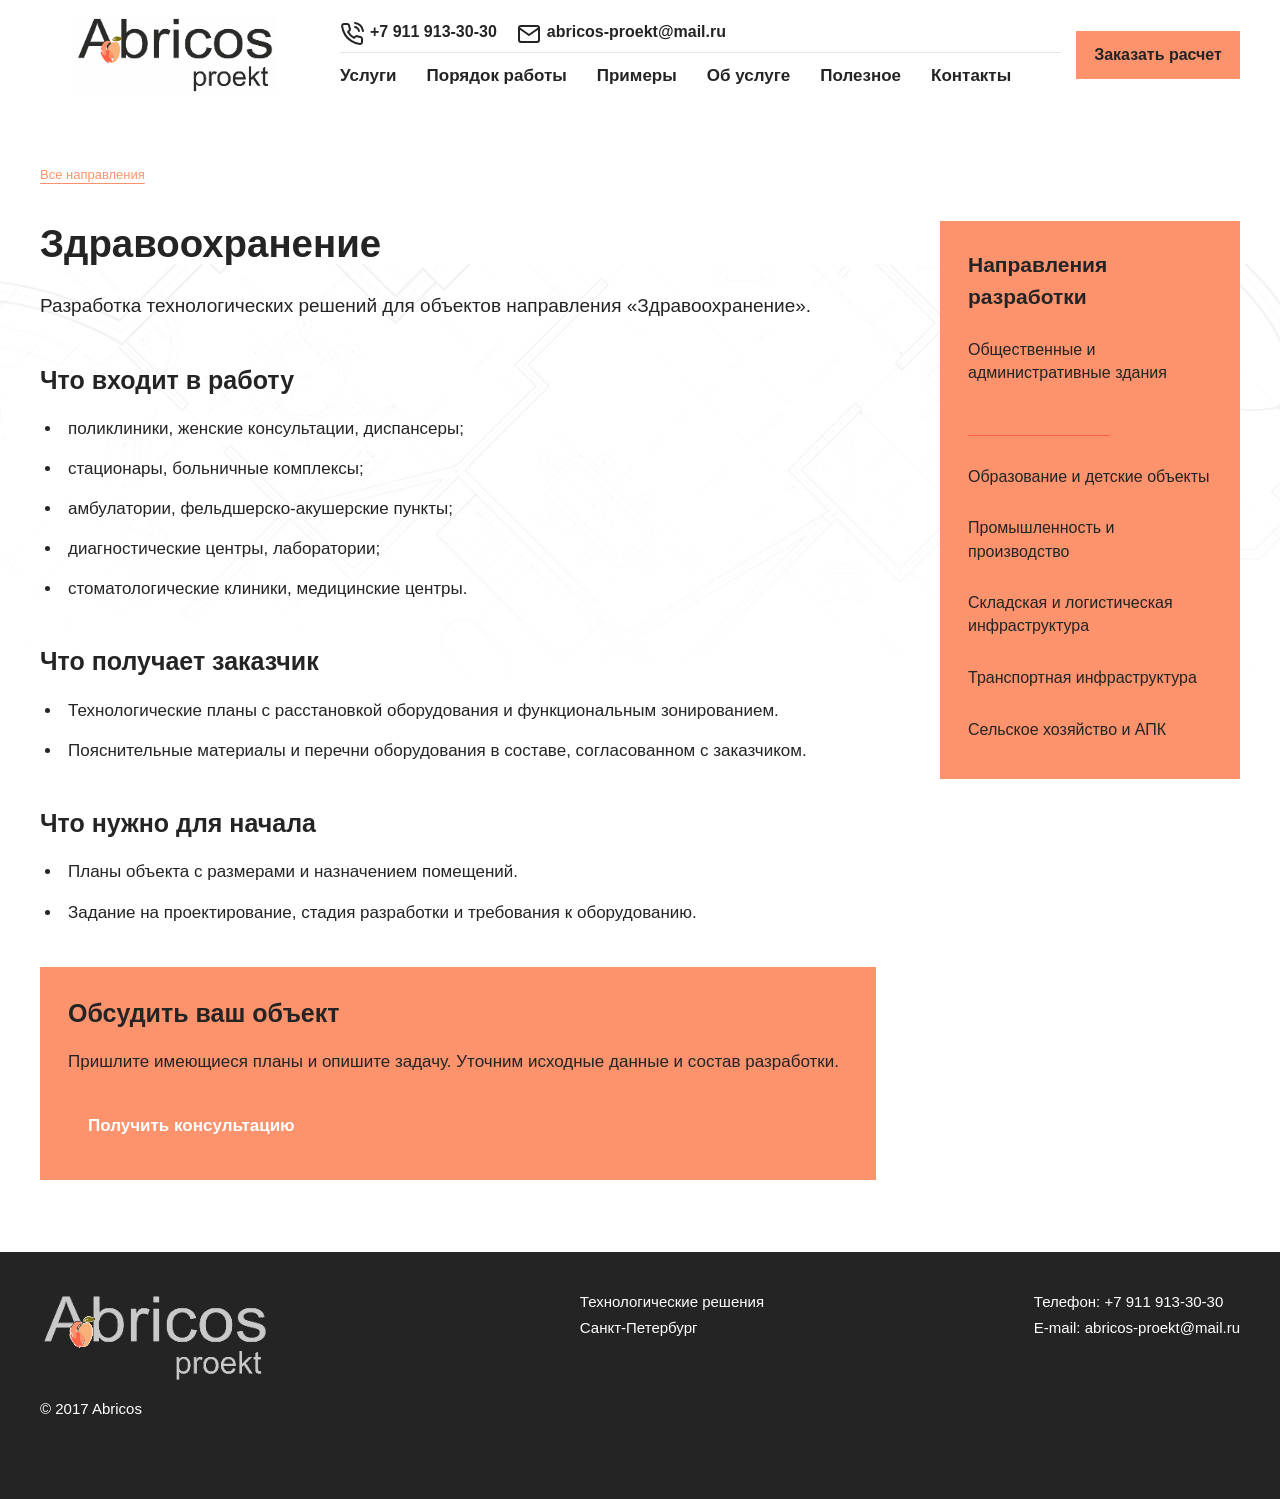
<file: tx/directions/healthcare.html>
<!doctype html><html lang="ru"><head><meta charset="utf-8"><meta name="viewport" content="width=device-width, initial-scale=1"><title>Здравоохранение — Абрикос</title><meta name="description" content="Разработка технологических решений для объектов направления «Здравоохранение»."><link rel="icon" href="../favicon-apricot.png?v=20261113" type="image/png"><link rel="stylesheet" href="../reference/css/rdev.css?v=20261113-services-scene" media="all"><link rel="stylesheet" href="../reference/css/autoptimize_single_64ac31699f5326cb3c76122498b76f66.css?v=20261113-services-scene" media="all"><link rel="stylesheet" href="../reference/css/style.min.css?v=20261113-services-scene" media="all"><link rel="stylesheet" href="../reference/css/autoptimize_single_9702a4618cb8e8863ee42831ed8bddbd.css?v=20261113-services-scene" media="all"><link rel="stylesheet" href="../reference/css/fusion-shortcodes.min.css?v=20261113-services-scene" media="all"><link rel="stylesheet" href="../reference/css/jquery.fancybox.min.css?v=20261113-services-scene" media="screen"><link rel="stylesheet" href="../reference/css/swiper-bundle.min.css?v=20261113-services-scene" media="all"><link rel="stylesheet" href="../reference/css/libs.min.css?v=20261113-services-scene" media="all"><link rel="stylesheet" href="../reference/css/main.min.css?v=20261113-services-scene" media="all"><link rel="stylesheet" href="../reference/css/lightbox.min.css?v=20261113-services-scene" media="all"><style>img:is([sizes="auto" i], [sizes^="auto," i]) { contain-intrinsic-size: 3000px 1500px }</style><style>/*! This file is auto-generated */
.wp-block-button__link{color:#fff;background-color:#32373c;border-radius:9999px;box-shadow:none;text-decoration:none;padding:calc(.667em + 2px) calc(1.333em + 2px);font-size:1.125em}.wp-block-file__button{background:#32373c;color:#fff;text-decoration:none}</style><style>#fancybox-outer{background:#ffffff}#fancybox-content{background:#ffffff;border-color:#ffffff;color:#000000;}#fancybox-title,#fancybox-title-float-main{color:#fff}</style><style>.fusion-title.fusion-sep-none .title-heading-left {
    font-weight: 600;
}

.records-projects:before {
		opacity: 0;
    visibility: hidden;
}

h1.title-h1 {
    font-size: 30px;
    line-height: 40px;
}

h1.title-h1.s2 {
    margin: 0 0 20px;
}

h1.slider-title {
    margin: 25px 0;
}

p.sub-title.c2 {
    margin: 30px 0 25px;
    font-size: 24px;
}

ul.disk-style {
    margin-left: 0;
    padding-left: 17px;
}
ul.disk-style li::marker {
    color: #242424;
}

img.center.s10 {
    margin: 0 auto;
    display: table;
}

	img.right-intro {
    margin: 10px auto 10px;
    display: table;
	}

.developments-post1 .developments-text .sub-title.s1, .sub-title.s1 {
    font-size: 24px;
}

.fusion-text.developments-text.s4 {
    padding-top: 20px;
    line-height: 2em;
}

.center.s41 {
		margin: -35px auto;
    display: table;
    width: 250px;
    max-width: 100%;
}

div.attention {
    margin-bottom: 17px;
    padding: 7px 7px 7px;
    border: 2px solid red;
    border-radius: 3px;
}

div.attention > p {
    margin-bottom: 0;
}

div.attention span.bold.red {
    margin-right: 12px;
    font-weight: 800;
    color: red;
}

::-webkit-details-marker {   display:none; }

.bottom-content .arrow-right li::marker, .arrow-right li::marker {
    content: none;
}

.bottom-content ul.arrow-right {
    padding-left: 0;
}

ul.arrow-right li:before {
    content: "\27A3";
		margin-right: 12px;
		color: #242424;
}

p.mt20 {
	margin-top: 20px;
}
.img-float-right.cm3 {
    font-size: 16px;
    font-weight: 600;
}
.img-float-right img {
		margin-left: 20px;
    width: 220px;
		float: right;
}
.img-float-right img.t3 {
    width: 270px;
}
.img-float-right img.t4 {
    width: auto;
}
.img-float-right.cm3 ul {
		margin-bottom: 25px;
    line-height: 1.7em;
}

article#blog-2-post-5223 .fusion-post-content-container {
    display: none;
}
article#blog-1-post-5223 .fusion-post-content-container {
    display: none;
}

.developments-post-wrap .developments-blog > div article#blog-2-post-5223 .fusion-post-content .fusion-meta-info a.fusion-read-more {
    position: absolute;
    max-width: 400px!important;
    max-height: 245px!important;
    margin: 0!important;
    top: 17px;
    left: 0;
    right: 0;
    bottom: 0;
    z-index: 10;
    color: transparent!important;
    display: -ms-flexbox;
    display: flex;
    -ms-flex-pack: center;
    justify-content: center;
    -ms-flex-align: center;
    align-items: center;
    text-align: center;
    font-size: 17px;
}

.developments-post-wrap .developments-blog > div article#blog-2-post-5223:hover .fusion-meta-info a.fusion-read-more {
	color: #fff !important;
}

.fusion-one-full.fusion-column-first.fusion-column-last.developments-box-wrap .img-float-right.cm3,
.fusion-blog-layout-grid article .img-float-right.cm3 {
    display: none;
}

@media (max-width: 991px) {

	div.attention {
    margin-top: 12px;
	}

	p.sub-title.s1 {
    margin: 25px auto;
	}

	.img-wrap.s41 img {
    margin: 0 auto;
	}
}

@media (max-width: 768px) {
	img.right-intro {
    margin: 20px auto 10px;
    display: table;
	}
	img.center.s10 {
		margin: 20px auto;
	}

}

@media (max-width: 480px) {
	.img-float-right img {
			margin: 0 auto;
			display: table;
			float: none;
			max-width: 90%;
	}
}</style><link rel="stylesheet" href="../tx.css?v=20261117-client-copy"><script src="../replica.js?v=20261113-peach-brand" defer></script><link rel="stylesheet" href="../directions.css?v=20261112-directions"></head><body class="wp-singular page-template page-template-Services page-template-Services-php page page-id-2573 page-parent wp-theme-Avada wp-child-theme-Avada-Child user-registration-page fusion-image-hovers fusion-body ltr no-tablet-sticky-header no-mobile-sticky-header no-mobile-slidingbar no-mobile-totop mobile-logo-pos-left layout-wide-mode fusion-top-header menu-text-align-center mobile-menu-design-modern fusion-show-pagination-text fusion-header-layout-v1 avada-responsive avada-footer-fx-none fusion-search-form-classic"><div id="wrapper"><header class="fusion-header-wrapper"><div class="fusion-header-v1 fusion-logo-left fusion-sticky-menu-1 fusion-sticky-logo- fusion-mobile-logo- fusion-mobile-menu-design-modern"><div class="fusion-header-sticky-height"></div><div class="fusion-header fusion-header-v2"><div class="fusion-row"><div class="fusion-logo" data-margin-top="31px" data-margin-bottom="31px" data-margin-left="0" data-margin-right="0"> <a class="fusion-logo-link" href="../index.html#top"> <img src="../images/abricos-proekt.svg" width="2172" height="724" alt="abricos" class="fusion-standard-logo" decoding="async"> </a> <a class="fusion-logo-link color" href="../index.html#top"> <img src="../images/abricos-proekt.svg" width="2172" height="724" alt="abricos" class="fusion-standard-logo" decoding="async"> </a></div><div class="header-menu-v2"><div class="header-menu-v2__top-line"><div class="header-v2__top-line-phone"> <svg width="24" height="24" viewbox="0 0 24 24" fill="none" xmlns="http://www.w3.org/2000/svg" aria-hidden="true"> <path d="M15.0494 5C16.0262 5.19057 16.9238 5.66826 17.6275 6.37194C18.3312 7.07561 18.8089 7.97326 18.9994 8.95M15.0494 1C17.0787 1.22544 18.971 2.13417 20.4157 3.57701C21.8603 5.01984 22.7715 6.91101 22.9994 8.94M21.9994 16.92V19.92C22.0006 20.1985 21.9435 20.4742 21.832 20.7293C21.7204 20.9845 21.5567 21.2136 21.3515 21.4019C21.1463 21.5901 20.904 21.7335 20.6402 21.8227C20.3764 21.9119 20.0968 21.9451 19.8194 21.92C16.7423 21.5856 13.7864 20.5341 11.1894 18.85C8.77327 17.3147 6.72478 15.2662 5.18945 12.85C3.49942 10.2412 2.44769 7.27099 2.11944 4.18C2.09446 3.90347 2.12732 3.62476 2.21595 3.36162C2.30457 3.09849 2.44702 2.85669 2.63421 2.65162C2.82141 2.44655 3.04925 2.28271 3.30324 2.17052C3.55722 2.05833 3.83179 2.00026 4.10945 2H7.10945C7.59475 1.99522 8.06524 2.16708 8.43321 2.48353C8.80118 2.79999 9.04152 3.23945 9.10944 3.72C9.23607 4.68007 9.47089 5.62273 9.80945 6.53C9.94399 6.88792 9.97311 7.27691 9.89335 7.65088C9.8136 8.02485 9.62831 8.36811 9.35944 8.64L8.08945 9.91C9.513 12.4135 11.5859 14.4864 14.0894 15.91L15.3594 14.64C15.6313 14.3711 15.9746 14.1858 16.3486 14.1061C16.7225 14.0263 17.1115 14.0555 17.4694 14.19C18.3767 14.5286 19.3194 14.7634 20.2794 14.89C20.7652 14.9585 21.2088 15.2032 21.526 15.5775C21.8431 15.9518 22.0116 16.4296 21.9994 16.92Z" stroke="#242424" stroke-width="2" stroke-linecap="round" stroke-linejoin="round"></path> </svg> <a href="tel:+79119133030">+7 911 913-30-30</a></div><div class="header-v2__top-line-mail"> <svg width="24" height="24" viewbox="0 0 24 24" fill="none" xmlns="http://www.w3.org/2000/svg" aria-hidden="true"> <path d="M4 4H20C21.1 4 22 4.9 22 6V18C22 19.1 21.1 20 20 20H4C2.9 20 2 19.1 2 18V6C2 4.9 2.9 4 4 4Z" stroke="#242424" stroke-width="2" stroke-linecap="round" stroke-linejoin="round"></path> <path d="M22 6L12 13L2 6" stroke="#242424" stroke-width="2" stroke-linecap="round" stroke-linejoin="round"></path> </svg> <a class="header-v2__top-line-mail" href="mailto:abricos-proekt@mail.ru">abricos-proekt@mail.ru</a></div></div><nav class="fusion-main-menu" aria-label="Навигация по странице" itemscope itemtype="http://schema.org/SiteNavigationElement"><ul id="menu-glavnoe-menyu" class="fusion-menu"><li class="menu-item"><a href="../index.html#directions">Услуги</a></li><li class="menu-item"><a href="../index.html#process">Порядок работы</a></li><li class="menu-item"><a href="../index.html#projects">Примеры</a></li><li class="menu-item"><a href="../index.html#details">Об услуге</a></li><li class="menu-item"><a href="../index.html#useful">Полезное</a></li><li class="menu-item"><a href="../index.html#contact">Контакты</a></li></ul></nav><div class="fusion-mobile-menu-icons"><button class="replica-menu-toggle" type="button" aria-label="Открыть меню" aria-expanded="false" aria-controls="mobile-menu-v2-wrapper"><svg viewbox="0 0 24 24"><path d="M3 6h18M3 12h18M3 18h18"></path></svg></button></div><div id="mobile-menu-v2-wrapper" class="mobile-menu-v2-wrapper"><ul id="menu-glavnoe-menyu-2" class="mobile-menu-v2"><li class="menu-item"><a href="../index.html#directions">Услуги</a></li><li class="menu-item"><a href="../index.html#process">Порядок работы</a></li><li class="menu-item"><a href="../index.html#projects">Примеры</a></li><li class="menu-item"><a href="../index.html#details">Об услуге</a></li><li class="menu-item"><a href="../index.html#useful">Полезное</a></li><li class="menu-item"><a href="../index.html#contact">Контакты</a></li></ul><div class="mobile-menu-v2__telephone"><a href="tel:+79119133030">+7 911 913-30-30</a></div><div class="mobile-menu-v2__adinfo"><div class="mobile-menu-v2__adinfo-time-work">Время работы: <span>9:00-18:00</span></div><div class="mobile-menu-v2__adinfo-mail">Email: <a href="mailto:abricos-proekt@mail.ru">abricos-proekt@mail.ru</a></div></div></div>  </div><div class="head-container-rt head-container-rt__v2"><div class="head-modal-btn"> <a id="modal-head" href="../index.html#contact">Заказать расчет</a></div></div></div></div></div><div class="fusion-clearfix"></div></header>
<main id="main" class="direction-main"><div class="direction-page" id="top">
<a class="direction-back" href="../index.html#directions">Все направления</a>
<div class="direction-layout"><article class="direction-article">
<h1>Здравоохранение</h1><p class="direction-intro">Разработка технологических решений для объектов направления «Здравоохранение».</p>
<section class="direction-section"><h2>Что входит в работу</h2><ul><li>поликлиники, женские консультации, диспансеры;</li><li>стационары, больничные комплексы;</li><li>амбулатории, фельдшерско-акушерские пункты;</li><li>диагностические центры, лаборатории;</li><li>стоматологические клиники, медицинские центры.</li></ul></section>
<section class="direction-section"><h2>Что получает заказчик</h2><ul><li>Технологические планы с расстановкой оборудования и функциональным зонированием.</li><li>Пояснительные материалы и перечни оборудования в составе, согласованном с заказчиком.</li></ul></section>
<section class="direction-section"><h2>Что нужно для начала</h2><ul><li>Планы объекта с размерами и назначением помещений.</li><li>Задание на проектирование, стадия разработки и требования к оборудованию.</li></ul></section>
<div class="direction-consultation"><h2>Обсудить ваш объект</h2><p>Пришлите имеющиеся планы и опишите задачу. Уточним исходные данные и состав разработки.</p><a class="direction-cta" href="../index.html#contact">Получить консультацию</a></div>
</article><aside class="direction-sidebar"><nav aria-label="Направления разработки"><h2>Направления разработки</h2><ul><li><a href="public-offices.html">Общественные и административные здания</a></li><li><a href="healthcare.html" aria-current="page">Здравоохранение</a></li><li><a href="education.html">Образование и детские объекты</a></li><li><a href="production.html">Промышленность и производство</a></li><li><a href="logistics.html">Складская и логистическая инфраструктура</a></li><li><a href="transport.html">Транспортная инфраструктура</a></li><li><a href="agriculture.html">Сельское хозяйство и АПК</a></li></ul></nav></aside></div>
</div></main><div class="fusion-footer"><footer class="footer-v2__container"><div class="fusion-row"><div class="fusion-columns"><div class="footer-v2"><div class="footer-v2__bottom"><div class="footer-v2__logo"><a href="../index.html#top"><img src="../images/abricos-proekt-footer.svg?v=20261113-orange" alt="abricos"></a><p>© 2017 Abricos</p></div><div class="footer-v2__yr-info"><p>Технологические решения</p><p>Санкт-Петербург</p></div><div class="footer-v2__contacts"><p>Телефон: <a href="tel:+79119133030">+7 911 913-30-30</a></p><p>E-mail: <a href="mailto:abricos-proekt@mail.ru">abricos-proekt@mail.ru</a></p></div></div></div></div></div></footer></div></div></body></html>
</file>
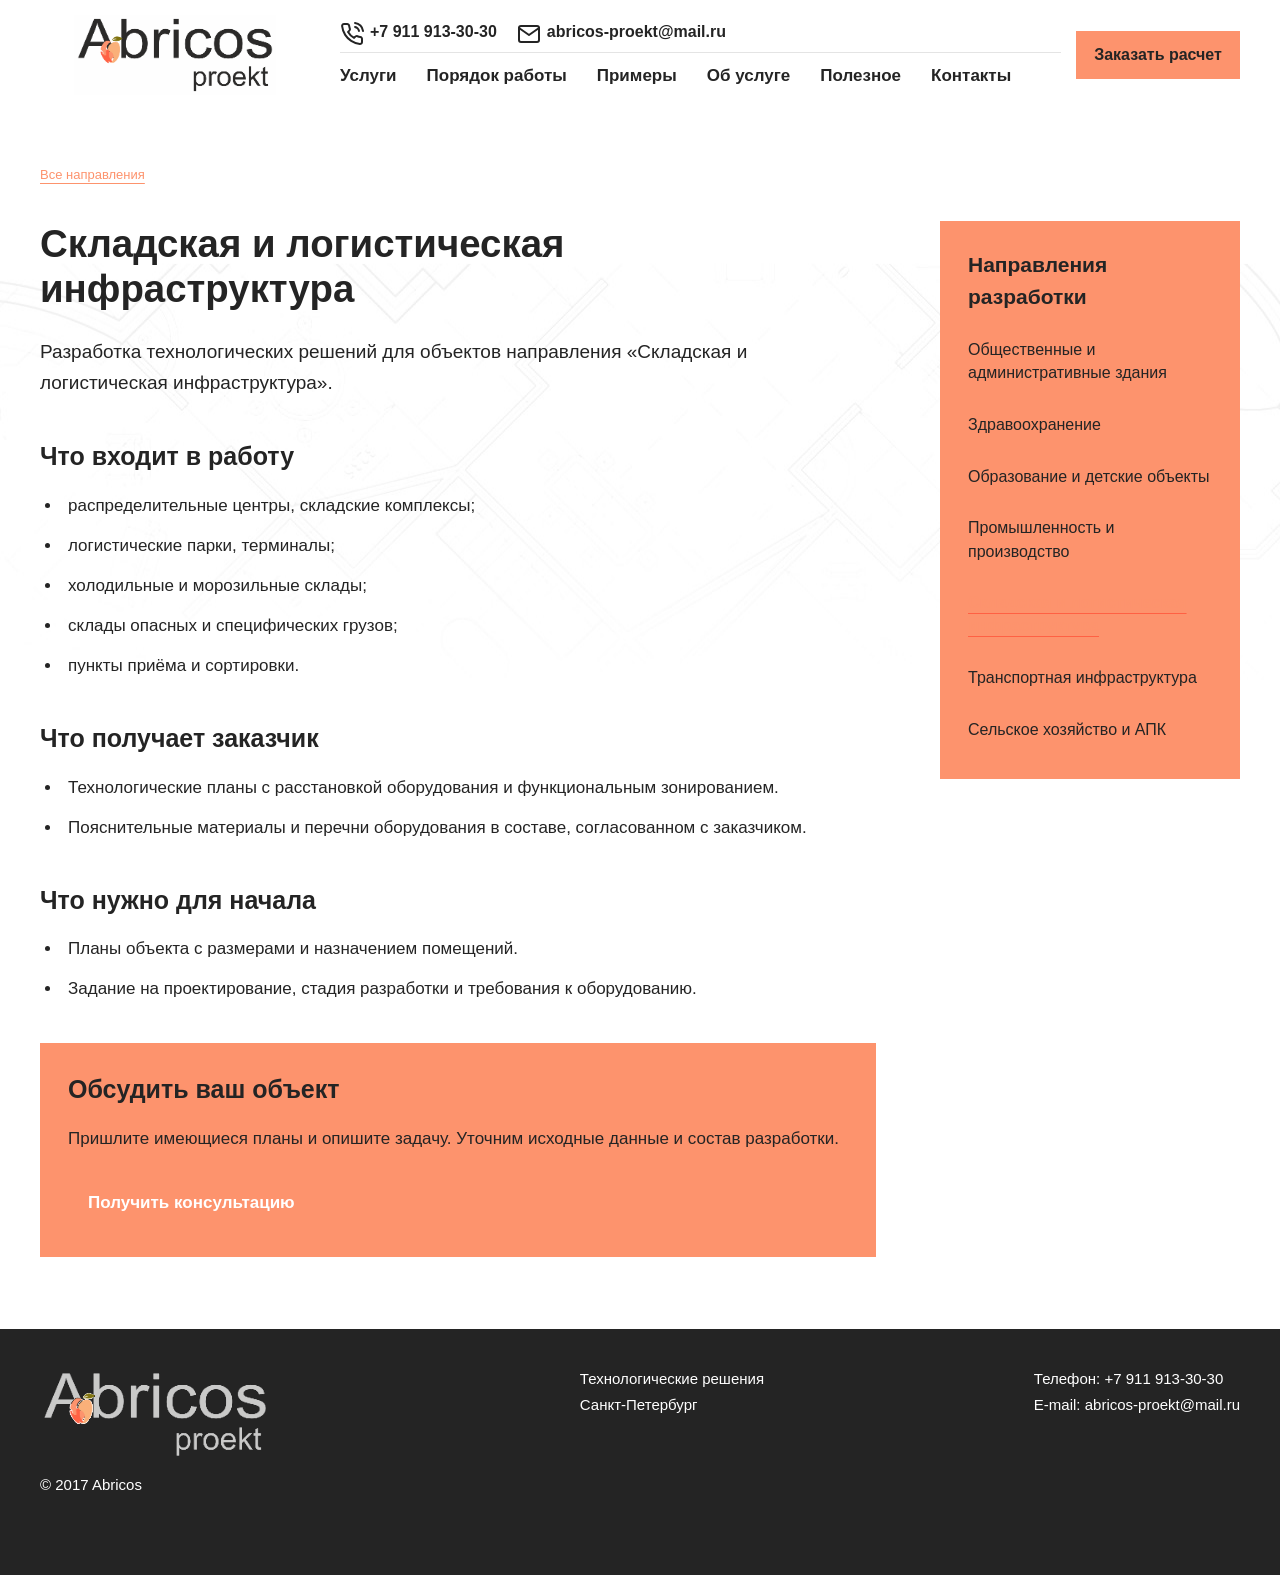
<file: tx/directions/logistics.html>
<!doctype html><html lang="ru"><head><meta charset="utf-8"><meta name="viewport" content="width=device-width, initial-scale=1"><title>Складская и логистическая инфраструктура — Абрикос</title><meta name="description" content="Разработка технологических решений для объектов направления «Складская и логистическая инфраструктура»."><link rel="icon" href="../favicon-apricot.png?v=20261113" type="image/png"><link rel="stylesheet" href="../reference/css/rdev.css?v=20261113-services-scene" media="all"><link rel="stylesheet" href="../reference/css/autoptimize_single_64ac31699f5326cb3c76122498b76f66.css?v=20261113-services-scene" media="all"><link rel="stylesheet" href="../reference/css/style.min.css?v=20261113-services-scene" media="all"><link rel="stylesheet" href="../reference/css/autoptimize_single_9702a4618cb8e8863ee42831ed8bddbd.css?v=20261113-services-scene" media="all"><link rel="stylesheet" href="../reference/css/fusion-shortcodes.min.css?v=20261113-services-scene" media="all"><link rel="stylesheet" href="../reference/css/jquery.fancybox.min.css?v=20261113-services-scene" media="screen"><link rel="stylesheet" href="../reference/css/swiper-bundle.min.css?v=20261113-services-scene" media="all"><link rel="stylesheet" href="../reference/css/libs.min.css?v=20261113-services-scene" media="all"><link rel="stylesheet" href="../reference/css/main.min.css?v=20261113-services-scene" media="all"><link rel="stylesheet" href="../reference/css/lightbox.min.css?v=20261113-services-scene" media="all"><style>img:is([sizes="auto" i], [sizes^="auto," i]) { contain-intrinsic-size: 3000px 1500px }</style><style>/*! This file is auto-generated */
.wp-block-button__link{color:#fff;background-color:#32373c;border-radius:9999px;box-shadow:none;text-decoration:none;padding:calc(.667em + 2px) calc(1.333em + 2px);font-size:1.125em}.wp-block-file__button{background:#32373c;color:#fff;text-decoration:none}</style><style>#fancybox-outer{background:#ffffff}#fancybox-content{background:#ffffff;border-color:#ffffff;color:#000000;}#fancybox-title,#fancybox-title-float-main{color:#fff}</style><style>.fusion-title.fusion-sep-none .title-heading-left {
    font-weight: 600;
}

.records-projects:before {
		opacity: 0;
    visibility: hidden;
}

h1.title-h1 {
    font-size: 30px;
    line-height: 40px;
}

h1.title-h1.s2 {
    margin: 0 0 20px;
}

h1.slider-title {
    margin: 25px 0;
}

p.sub-title.c2 {
    margin: 30px 0 25px;
    font-size: 24px;
}

ul.disk-style {
    margin-left: 0;
    padding-left: 17px;
}
ul.disk-style li::marker {
    color: #242424;
}

img.center.s10 {
    margin: 0 auto;
    display: table;
}

	img.right-intro {
    margin: 10px auto 10px;
    display: table;
	}

.developments-post1 .developments-text .sub-title.s1, .sub-title.s1 {
    font-size: 24px;
}

.fusion-text.developments-text.s4 {
    padding-top: 20px;
    line-height: 2em;
}

.center.s41 {
		margin: -35px auto;
    display: table;
    width: 250px;
    max-width: 100%;
}

div.attention {
    margin-bottom: 17px;
    padding: 7px 7px 7px;
    border: 2px solid red;
    border-radius: 3px;
}

div.attention > p {
    margin-bottom: 0;
}

div.attention span.bold.red {
    margin-right: 12px;
    font-weight: 800;
    color: red;
}

::-webkit-details-marker {   display:none; }

.bottom-content .arrow-right li::marker, .arrow-right li::marker {
    content: none;
}

.bottom-content ul.arrow-right {
    padding-left: 0;
}

ul.arrow-right li:before {
    content: "\27A3";
		margin-right: 12px;
		color: #242424;
}

p.mt20 {
	margin-top: 20px;
}
.img-float-right.cm3 {
    font-size: 16px;
    font-weight: 600;
}
.img-float-right img {
		margin-left: 20px;
    width: 220px;
		float: right;
}
.img-float-right img.t3 {
    width: 270px;
}
.img-float-right img.t4 {
    width: auto;
}
.img-float-right.cm3 ul {
		margin-bottom: 25px;
    line-height: 1.7em;
}

article#blog-2-post-5223 .fusion-post-content-container {
    display: none;
}
article#blog-1-post-5223 .fusion-post-content-container {
    display: none;
}

.developments-post-wrap .developments-blog > div article#blog-2-post-5223 .fusion-post-content .fusion-meta-info a.fusion-read-more {
    position: absolute;
    max-width: 400px!important;
    max-height: 245px!important;
    margin: 0!important;
    top: 17px;
    left: 0;
    right: 0;
    bottom: 0;
    z-index: 10;
    color: transparent!important;
    display: -ms-flexbox;
    display: flex;
    -ms-flex-pack: center;
    justify-content: center;
    -ms-flex-align: center;
    align-items: center;
    text-align: center;
    font-size: 17px;
}

.developments-post-wrap .developments-blog > div article#blog-2-post-5223:hover .fusion-meta-info a.fusion-read-more {
	color: #fff !important;
}

.fusion-one-full.fusion-column-first.fusion-column-last.developments-box-wrap .img-float-right.cm3,
.fusion-blog-layout-grid article .img-float-right.cm3 {
    display: none;
}

@media (max-width: 991px) {

	div.attention {
    margin-top: 12px;
	}

	p.sub-title.s1 {
    margin: 25px auto;
	}

	.img-wrap.s41 img {
    margin: 0 auto;
	}
}

@media (max-width: 768px) {
	img.right-intro {
    margin: 20px auto 10px;
    display: table;
	}
	img.center.s10 {
		margin: 20px auto;
	}

}

@media (max-width: 480px) {
	.img-float-right img {
			margin: 0 auto;
			display: table;
			float: none;
			max-width: 90%;
	}
}</style><link rel="stylesheet" href="../tx.css?v=20261117-client-copy"><script src="../replica.js?v=20261113-peach-brand" defer></script><link rel="stylesheet" href="../directions.css?v=20261112-directions"></head><body class="wp-singular page-template page-template-Services page-template-Services-php page page-id-2573 page-parent wp-theme-Avada wp-child-theme-Avada-Child user-registration-page fusion-image-hovers fusion-body ltr no-tablet-sticky-header no-mobile-sticky-header no-mobile-slidingbar no-mobile-totop mobile-logo-pos-left layout-wide-mode fusion-top-header menu-text-align-center mobile-menu-design-modern fusion-show-pagination-text fusion-header-layout-v1 avada-responsive avada-footer-fx-none fusion-search-form-classic"><div id="wrapper"><header class="fusion-header-wrapper"><div class="fusion-header-v1 fusion-logo-left fusion-sticky-menu-1 fusion-sticky-logo- fusion-mobile-logo- fusion-mobile-menu-design-modern"><div class="fusion-header-sticky-height"></div><div class="fusion-header fusion-header-v2"><div class="fusion-row"><div class="fusion-logo" data-margin-top="31px" data-margin-bottom="31px" data-margin-left="0" data-margin-right="0"> <a class="fusion-logo-link" href="../index.html#top"> <img src="../images/abricos-proekt.svg" width="2172" height="724" alt="abricos" class="fusion-standard-logo" decoding="async"> </a> <a class="fusion-logo-link color" href="../index.html#top"> <img src="../images/abricos-proekt.svg" width="2172" height="724" alt="abricos" class="fusion-standard-logo" decoding="async"> </a></div><div class="header-menu-v2"><div class="header-menu-v2__top-line"><div class="header-v2__top-line-phone"> <svg width="24" height="24" viewbox="0 0 24 24" fill="none" xmlns="http://www.w3.org/2000/svg" aria-hidden="true"> <path d="M15.0494 5C16.0262 5.19057 16.9238 5.66826 17.6275 6.37194C18.3312 7.07561 18.8089 7.97326 18.9994 8.95M15.0494 1C17.0787 1.22544 18.971 2.13417 20.4157 3.57701C21.8603 5.01984 22.7715 6.91101 22.9994 8.94M21.9994 16.92V19.92C22.0006 20.1985 21.9435 20.4742 21.832 20.7293C21.7204 20.9845 21.5567 21.2136 21.3515 21.4019C21.1463 21.5901 20.904 21.7335 20.6402 21.8227C20.3764 21.9119 20.0968 21.9451 19.8194 21.92C16.7423 21.5856 13.7864 20.5341 11.1894 18.85C8.77327 17.3147 6.72478 15.2662 5.18945 12.85C3.49942 10.2412 2.44769 7.27099 2.11944 4.18C2.09446 3.90347 2.12732 3.62476 2.21595 3.36162C2.30457 3.09849 2.44702 2.85669 2.63421 2.65162C2.82141 2.44655 3.04925 2.28271 3.30324 2.17052C3.55722 2.05833 3.83179 2.00026 4.10945 2H7.10945C7.59475 1.99522 8.06524 2.16708 8.43321 2.48353C8.80118 2.79999 9.04152 3.23945 9.10944 3.72C9.23607 4.68007 9.47089 5.62273 9.80945 6.53C9.94399 6.88792 9.97311 7.27691 9.89335 7.65088C9.8136 8.02485 9.62831 8.36811 9.35944 8.64L8.08945 9.91C9.513 12.4135 11.5859 14.4864 14.0894 15.91L15.3594 14.64C15.6313 14.3711 15.9746 14.1858 16.3486 14.1061C16.7225 14.0263 17.1115 14.0555 17.4694 14.19C18.3767 14.5286 19.3194 14.7634 20.2794 14.89C20.7652 14.9585 21.2088 15.2032 21.526 15.5775C21.8431 15.9518 22.0116 16.4296 21.9994 16.92Z" stroke="#242424" stroke-width="2" stroke-linecap="round" stroke-linejoin="round"></path> </svg> <a href="tel:+79119133030">+7 911 913-30-30</a></div><div class="header-v2__top-line-mail"> <svg width="24" height="24" viewbox="0 0 24 24" fill="none" xmlns="http://www.w3.org/2000/svg" aria-hidden="true"> <path d="M4 4H20C21.1 4 22 4.9 22 6V18C22 19.1 21.1 20 20 20H4C2.9 20 2 19.1 2 18V6C2 4.9 2.9 4 4 4Z" stroke="#242424" stroke-width="2" stroke-linecap="round" stroke-linejoin="round"></path> <path d="M22 6L12 13L2 6" stroke="#242424" stroke-width="2" stroke-linecap="round" stroke-linejoin="round"></path> </svg> <a class="header-v2__top-line-mail" href="mailto:abricos-proekt@mail.ru">abricos-proekt@mail.ru</a></div></div><nav class="fusion-main-menu" aria-label="Навигация по странице" itemscope itemtype="http://schema.org/SiteNavigationElement"><ul id="menu-glavnoe-menyu" class="fusion-menu"><li class="menu-item"><a href="../index.html#directions">Услуги</a></li><li class="menu-item"><a href="../index.html#process">Порядок работы</a></li><li class="menu-item"><a href="../index.html#projects">Примеры</a></li><li class="menu-item"><a href="../index.html#details">Об услуге</a></li><li class="menu-item"><a href="../index.html#useful">Полезное</a></li><li class="menu-item"><a href="../index.html#contact">Контакты</a></li></ul></nav><div class="fusion-mobile-menu-icons"><button class="replica-menu-toggle" type="button" aria-label="Открыть меню" aria-expanded="false" aria-controls="mobile-menu-v2-wrapper"><svg viewbox="0 0 24 24"><path d="M3 6h18M3 12h18M3 18h18"></path></svg></button></div><div id="mobile-menu-v2-wrapper" class="mobile-menu-v2-wrapper"><ul id="menu-glavnoe-menyu-2" class="mobile-menu-v2"><li class="menu-item"><a href="../index.html#directions">Услуги</a></li><li class="menu-item"><a href="../index.html#process">Порядок работы</a></li><li class="menu-item"><a href="../index.html#projects">Примеры</a></li><li class="menu-item"><a href="../index.html#details">Об услуге</a></li><li class="menu-item"><a href="../index.html#useful">Полезное</a></li><li class="menu-item"><a href="../index.html#contact">Контакты</a></li></ul><div class="mobile-menu-v2__telephone"><a href="tel:+79119133030">+7 911 913-30-30</a></div><div class="mobile-menu-v2__adinfo"><div class="mobile-menu-v2__adinfo-time-work">Время работы: <span>9:00-18:00</span></div><div class="mobile-menu-v2__adinfo-mail">Email: <a href="mailto:abricos-proekt@mail.ru">abricos-proekt@mail.ru</a></div></div></div>  </div><div class="head-container-rt head-container-rt__v2"><div class="head-modal-btn"> <a id="modal-head" href="../index.html#contact">Заказать расчет</a></div></div></div></div></div><div class="fusion-clearfix"></div></header>
<main id="main" class="direction-main"><div class="direction-page" id="top">
<a class="direction-back" href="../index.html#directions">Все направления</a>
<div class="direction-layout"><article class="direction-article">
<h1>Складская и логистическая инфраструктура</h1><p class="direction-intro">Разработка технологических решений для объектов направления «Складская и логистическая инфраструктура».</p>
<section class="direction-section"><h2>Что входит в работу</h2><ul><li>распределительные центры, складские комплексы;</li><li>логистические парки, терминалы;</li><li>холодильные и морозильные склады;</li><li>склады опасных и специфических грузов;</li><li>пункты приёма и сортировки.</li></ul></section>
<section class="direction-section"><h2>Что получает заказчик</h2><ul><li>Технологические планы с расстановкой оборудования и функциональным зонированием.</li><li>Пояснительные материалы и перечни оборудования в составе, согласованном с заказчиком.</li></ul></section>
<section class="direction-section"><h2>Что нужно для начала</h2><ul><li>Планы объекта с размерами и назначением помещений.</li><li>Задание на проектирование, стадия разработки и требования к оборудованию.</li></ul></section>
<div class="direction-consultation"><h2>Обсудить ваш объект</h2><p>Пришлите имеющиеся планы и опишите задачу. Уточним исходные данные и состав разработки.</p><a class="direction-cta" href="../index.html#contact">Получить консультацию</a></div>
</article><aside class="direction-sidebar"><nav aria-label="Направления разработки"><h2>Направления разработки</h2><ul><li><a href="public-offices.html">Общественные и административные здания</a></li><li><a href="healthcare.html">Здравоохранение</a></li><li><a href="education.html">Образование и детские объекты</a></li><li><a href="production.html">Промышленность и производство</a></li><li><a href="logistics.html" aria-current="page">Складская и логистическая инфраструктура</a></li><li><a href="transport.html">Транспортная инфраструктура</a></li><li><a href="agriculture.html">Сельское хозяйство и АПК</a></li></ul></nav></aside></div>
</div></main><div class="fusion-footer"><footer class="footer-v2__container"><div class="fusion-row"><div class="fusion-columns"><div class="footer-v2"><div class="footer-v2__bottom"><div class="footer-v2__logo"><a href="../index.html#top"><img src="../images/abricos-proekt-footer.svg?v=20261113-orange" alt="abricos"></a><p>© 2017 Abricos</p></div><div class="footer-v2__yr-info"><p>Технологические решения</p><p>Санкт-Петербург</p></div><div class="footer-v2__contacts"><p>Телефон: <a href="tel:+79119133030">+7 911 913-30-30</a></p><p>E-mail: <a href="mailto:abricos-proekt@mail.ru">abricos-proekt@mail.ru</a></p></div></div></div></div></div></footer></div></div></body></html>
</file>
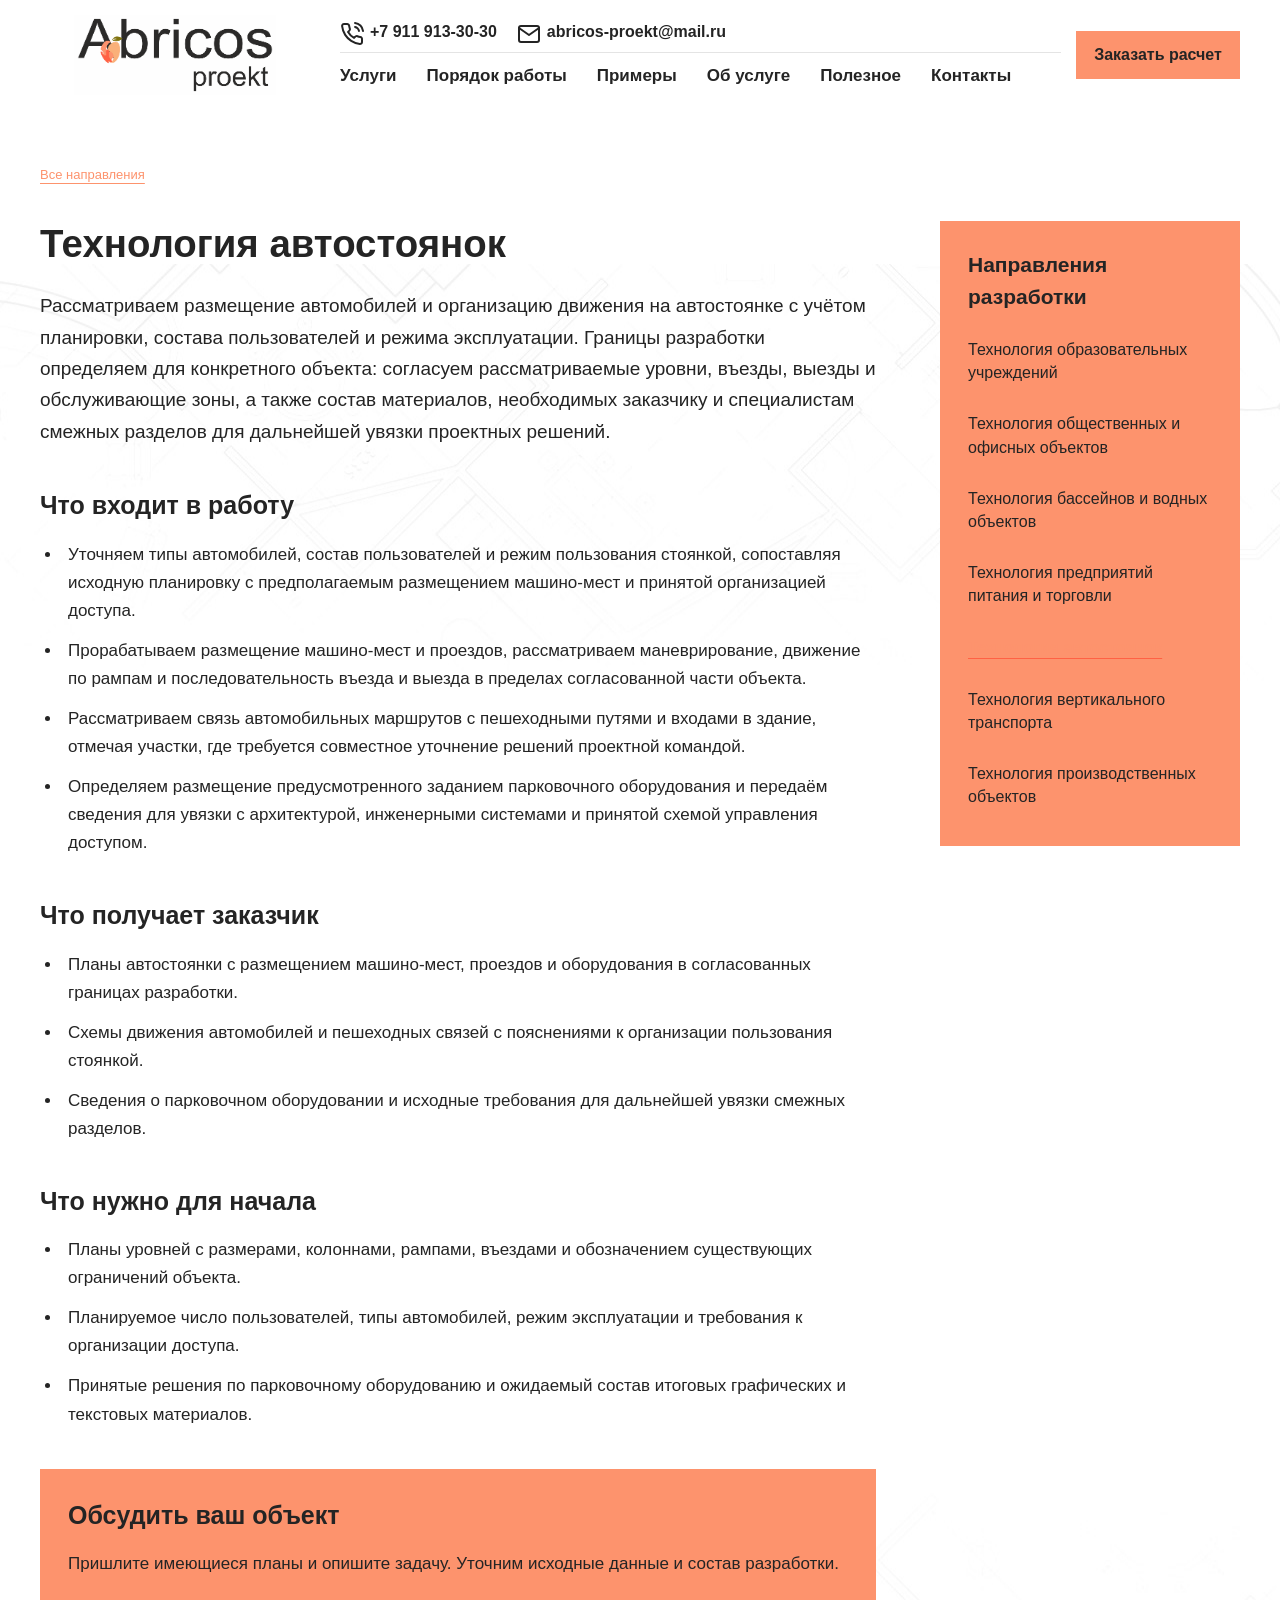
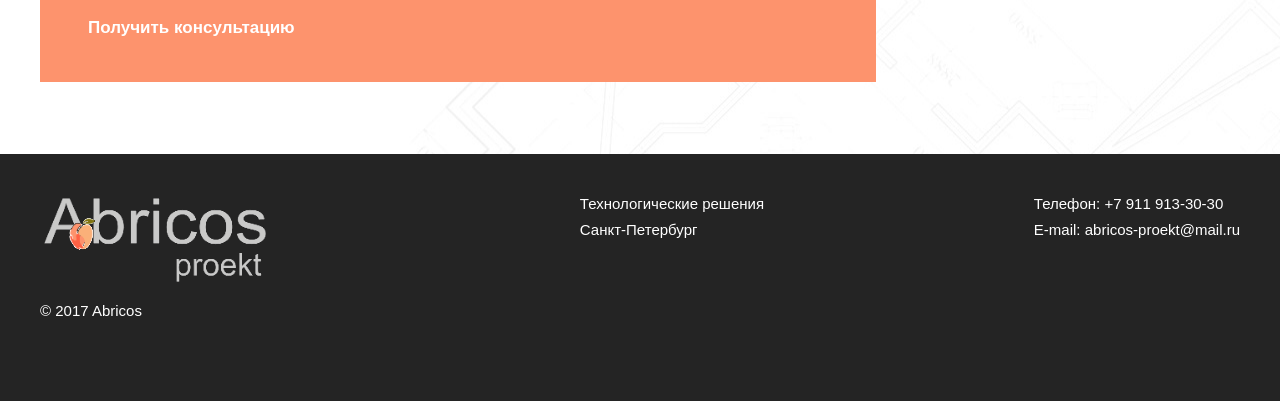
<file: tx/directions/parking.html>
<!doctype html><html lang="ru"><head><meta charset="utf-8"><meta name="viewport" content="width=device-width, initial-scale=1"><title>Технология автостоянок — Абрикос</title><meta name="description" content="Рассматриваем размещение автомобилей и организацию движения на автостоянке с учётом планировки, состава пользователей и режима эксплуатации. Границы разработки определяем для конкретного объекта: согласуем рассматриваемые уровни, въезды, выезды и обслуживающие зоны, а также состав материалов, необходимых заказчику и специалистам смежных разделов для дальнейшей увязки проектных решений."><link rel="icon" href="../favicon-apricot.png?v=20261113" type="image/png"><link rel="stylesheet" href="../reference/css/rdev.css?v=20261113-services-scene" media="all"><link rel="stylesheet" href="../reference/css/autoptimize_single_64ac31699f5326cb3c76122498b76f66.css?v=20261113-services-scene" media="all"><link rel="stylesheet" href="../reference/css/style.min.css?v=20261113-services-scene" media="all"><link rel="stylesheet" href="../reference/css/autoptimize_single_9702a4618cb8e8863ee42831ed8bddbd.css?v=20261113-services-scene" media="all"><link rel="stylesheet" href="../reference/css/fusion-shortcodes.min.css?v=20261113-services-scene" media="all"><link rel="stylesheet" href="../reference/css/jquery.fancybox.min.css?v=20261113-services-scene" media="screen"><link rel="stylesheet" href="../reference/css/swiper-bundle.min.css?v=20261113-services-scene" media="all"><link rel="stylesheet" href="../reference/css/libs.min.css?v=20261113-services-scene" media="all"><link rel="stylesheet" href="../reference/css/main.min.css?v=20261113-services-scene" media="all"><link rel="stylesheet" href="../reference/css/lightbox.min.css?v=20261113-services-scene" media="all"><style>img:is([sizes="auto" i], [sizes^="auto," i]) { contain-intrinsic-size: 3000px 1500px }</style><style>/*! This file is auto-generated */
.wp-block-button__link{color:#fff;background-color:#32373c;border-radius:9999px;box-shadow:none;text-decoration:none;padding:calc(.667em + 2px) calc(1.333em + 2px);font-size:1.125em}.wp-block-file__button{background:#32373c;color:#fff;text-decoration:none}</style><style>#fancybox-outer{background:#ffffff}#fancybox-content{background:#ffffff;border-color:#ffffff;color:#000000;}#fancybox-title,#fancybox-title-float-main{color:#fff}</style><style>.fusion-title.fusion-sep-none .title-heading-left {
    font-weight: 600;
}

.records-projects:before {
		opacity: 0;
    visibility: hidden;
}

h1.title-h1 {
    font-size: 30px;
    line-height: 40px;
}

h1.title-h1.s2 {
    margin: 0 0 20px;
}

h1.slider-title {
    margin: 25px 0;
}

p.sub-title.c2 {
    margin: 30px 0 25px;
    font-size: 24px;
}

ul.disk-style {
    margin-left: 0;
    padding-left: 17px;
}
ul.disk-style li::marker {
    color: #242424;
}

img.center.s10 {
    margin: 0 auto;
    display: table;
}

	img.right-intro {
    margin: 10px auto 10px;
    display: table;
	}

.developments-post1 .developments-text .sub-title.s1, .sub-title.s1 {
    font-size: 24px;
}

.fusion-text.developments-text.s4 {
    padding-top: 20px;
    line-height: 2em;
}

.center.s41 {
		margin: -35px auto;
    display: table;
    width: 250px;
    max-width: 100%;
}

div.attention {
    margin-bottom: 17px;
    padding: 7px 7px 7px;
    border: 2px solid red;
    border-radius: 3px;
}

div.attention > p {
    margin-bottom: 0;
}

div.attention span.bold.red {
    margin-right: 12px;
    font-weight: 800;
    color: red;
}

::-webkit-details-marker {   display:none; }

.bottom-content .arrow-right li::marker, .arrow-right li::marker {
    content: none;
}

.bottom-content ul.arrow-right {
    padding-left: 0;
}

ul.arrow-right li:before {
    content: "\27A3";
		margin-right: 12px;
		color: #242424;
}

p.mt20 {
	margin-top: 20px;
}
.img-float-right.cm3 {
    font-size: 16px;
    font-weight: 600;
}
.img-float-right img {
		margin-left: 20px;
    width: 220px;
		float: right;
}
.img-float-right img.t3 {
    width: 270px;
}
.img-float-right img.t4 {
    width: auto;
}
.img-float-right.cm3 ul {
		margin-bottom: 25px;
    line-height: 1.7em;
}

article#blog-2-post-5223 .fusion-post-content-container {
    display: none;
}
article#blog-1-post-5223 .fusion-post-content-container {
    display: none;
}

.developments-post-wrap .developments-blog > div article#blog-2-post-5223 .fusion-post-content .fusion-meta-info a.fusion-read-more {
    position: absolute;
    max-width: 400px!important;
    max-height: 245px!important;
    margin: 0!important;
    top: 17px;
    left: 0;
    right: 0;
    bottom: 0;
    z-index: 10;
    color: transparent!important;
    display: -ms-flexbox;
    display: flex;
    -ms-flex-pack: center;
    justify-content: center;
    -ms-flex-align: center;
    align-items: center;
    text-align: center;
    font-size: 17px;
}

.developments-post-wrap .developments-blog > div article#blog-2-post-5223:hover .fusion-meta-info a.fusion-read-more {
	color: #fff !important;
}

.fusion-one-full.fusion-column-first.fusion-column-last.developments-box-wrap .img-float-right.cm3,
.fusion-blog-layout-grid article .img-float-right.cm3 {
    display: none;
}

@media (max-width: 991px) {

	div.attention {
    margin-top: 12px;
	}

	p.sub-title.s1 {
    margin: 25px auto;
	}

	.img-wrap.s41 img {
    margin: 0 auto;
	}
}

@media (max-width: 768px) {
	img.right-intro {
    margin: 20px auto 10px;
    display: table;
	}
	img.center.s10 {
		margin: 20px auto;
	}

}

@media (max-width: 480px) {
	.img-float-right img {
			margin: 0 auto;
			display: table;
			float: none;
			max-width: 90%;
	}
}</style><link rel="stylesheet" href="../tx.css?v=20261113-peach-brand"><script src="../replica.js?v=20261113-peach-brand" defer></script><link rel="stylesheet" href="../directions.css?v=20261112-directions"></head><body class="wp-singular page-template page-template-Services page-template-Services-php page page-id-2573 page-parent wp-theme-Avada wp-child-theme-Avada-Child user-registration-page fusion-image-hovers fusion-body ltr no-tablet-sticky-header no-mobile-sticky-header no-mobile-slidingbar no-mobile-totop mobile-logo-pos-left layout-wide-mode fusion-top-header menu-text-align-center mobile-menu-design-modern fusion-show-pagination-text fusion-header-layout-v1 avada-responsive avada-footer-fx-none fusion-search-form-classic"><div id="wrapper"><header class="fusion-header-wrapper"><div class="fusion-header-v1 fusion-logo-left fusion-sticky-menu-1 fusion-sticky-logo- fusion-mobile-logo- fusion-mobile-menu-design-modern"><div class="fusion-header-sticky-height"></div><div class="fusion-header fusion-header-v2"><div class="fusion-row"><div class="fusion-logo" data-margin-top="31px" data-margin-bottom="31px" data-margin-left="0" data-margin-right="0"> <a class="fusion-logo-link" href="../index.html#top"> <img src="../images/abricos-proekt.svg" width="2172" height="724" alt="abricos" class="fusion-standard-logo" decoding="async"> </a> <a class="fusion-logo-link color" href="../index.html#top"> <img src="../images/abricos-proekt.svg" width="2172" height="724" alt="abricos" class="fusion-standard-logo" decoding="async"> </a></div><div class="header-menu-v2"><div class="header-menu-v2__top-line"><div class="header-v2__top-line-phone"> <svg width="24" height="24" viewbox="0 0 24 24" fill="none" xmlns="http://www.w3.org/2000/svg" aria-hidden="true"> <path d="M15.0494 5C16.0262 5.19057 16.9238 5.66826 17.6275 6.37194C18.3312 7.07561 18.8089 7.97326 18.9994 8.95M15.0494 1C17.0787 1.22544 18.971 2.13417 20.4157 3.57701C21.8603 5.01984 22.7715 6.91101 22.9994 8.94M21.9994 16.92V19.92C22.0006 20.1985 21.9435 20.4742 21.832 20.7293C21.7204 20.9845 21.5567 21.2136 21.3515 21.4019C21.1463 21.5901 20.904 21.7335 20.6402 21.8227C20.3764 21.9119 20.0968 21.9451 19.8194 21.92C16.7423 21.5856 13.7864 20.5341 11.1894 18.85C8.77327 17.3147 6.72478 15.2662 5.18945 12.85C3.49942 10.2412 2.44769 7.27099 2.11944 4.18C2.09446 3.90347 2.12732 3.62476 2.21595 3.36162C2.30457 3.09849 2.44702 2.85669 2.63421 2.65162C2.82141 2.44655 3.04925 2.28271 3.30324 2.17052C3.55722 2.05833 3.83179 2.00026 4.10945 2H7.10945C7.59475 1.99522 8.06524 2.16708 8.43321 2.48353C8.80118 2.79999 9.04152 3.23945 9.10944 3.72C9.23607 4.68007 9.47089 5.62273 9.80945 6.53C9.94399 6.88792 9.97311 7.27691 9.89335 7.65088C9.8136 8.02485 9.62831 8.36811 9.35944 8.64L8.08945 9.91C9.513 12.4135 11.5859 14.4864 14.0894 15.91L15.3594 14.64C15.6313 14.3711 15.9746 14.1858 16.3486 14.1061C16.7225 14.0263 17.1115 14.0555 17.4694 14.19C18.3767 14.5286 19.3194 14.7634 20.2794 14.89C20.7652 14.9585 21.2088 15.2032 21.526 15.5775C21.8431 15.9518 22.0116 16.4296 21.9994 16.92Z" stroke="#242424" stroke-width="2" stroke-linecap="round" stroke-linejoin="round"></path> </svg> <a href="tel:+79119133030">+7 911 913-30-30</a></div><div class="header-v2__top-line-mail"> <svg width="24" height="24" viewbox="0 0 24 24" fill="none" xmlns="http://www.w3.org/2000/svg" aria-hidden="true"> <path d="M4 4H20C21.1 4 22 4.9 22 6V18C22 19.1 21.1 20 20 20H4C2.9 20 2 19.1 2 18V6C2 4.9 2.9 4 4 4Z" stroke="#242424" stroke-width="2" stroke-linecap="round" stroke-linejoin="round"></path> <path d="M22 6L12 13L2 6" stroke="#242424" stroke-width="2" stroke-linecap="round" stroke-linejoin="round"></path> </svg> <a class="header-v2__top-line-mail" href="mailto:abricos-proekt@mail.ru">abricos-proekt@mail.ru</a></div></div><nav class="fusion-main-menu" aria-label="Навигация по странице" itemscope itemtype="http://schema.org/SiteNavigationElement"><ul id="menu-glavnoe-menyu" class="fusion-menu"><li class="menu-item"><a href="../index.html#directions">Услуги</a></li><li class="menu-item"><a href="../index.html#process">Порядок работы</a></li><li class="menu-item"><a href="../index.html#projects">Примеры</a></li><li class="menu-item"><a href="../index.html#details">Об услуге</a></li><li class="menu-item"><a href="../index.html#useful">Полезное</a></li><li class="menu-item"><a href="../index.html#contact">Контакты</a></li></ul></nav><div class="fusion-mobile-menu-icons"><button class="replica-menu-toggle" type="button" aria-label="Открыть меню" aria-expanded="false" aria-controls="mobile-menu-v2-wrapper"><svg viewbox="0 0 24 24"><path d="M3 6h18M3 12h18M3 18h18"></path></svg></button></div><div id="mobile-menu-v2-wrapper" class="mobile-menu-v2-wrapper"><ul id="menu-glavnoe-menyu-2" class="mobile-menu-v2"><li class="menu-item"><a href="../index.html#directions">Услуги</a></li><li class="menu-item"><a href="../index.html#process">Порядок работы</a></li><li class="menu-item"><a href="../index.html#projects">Примеры</a></li><li class="menu-item"><a href="../index.html#details">Об услуге</a></li><li class="menu-item"><a href="../index.html#useful">Полезное</a></li><li class="menu-item"><a href="../index.html#contact">Контакты</a></li></ul><div class="mobile-menu-v2__telephone"><a href="tel:+79119133030">+7 911 913-30-30</a></div><div class="mobile-menu-v2__adinfo"><div class="mobile-menu-v2__adinfo-time-work">Время работы: <span>9:00-18:00</span></div><div class="mobile-menu-v2__adinfo-mail">Email: <a href="mailto:abricos-proekt@mail.ru">abricos-proekt@mail.ru</a></div></div></div>  </div><div class="head-container-rt head-container-rt__v2"><div class="head-modal-btn"> <a id="modal-head" href="../index.html#contact">Заказать расчет</a></div></div></div></div></div><div class="fusion-clearfix"></div></header>
<main id="main" class="direction-main"><div class="direction-page" id="top">
<a class="direction-back" href="../index.html#directions">Все направления</a>
<div class="direction-layout"><article class="direction-article">
<h1>Технология автостоянок</h1><p class="direction-intro">Рассматриваем размещение автомобилей и организацию движения на автостоянке с учётом планировки, состава пользователей и режима эксплуатации. Границы разработки определяем для конкретного объекта: согласуем рассматриваемые уровни, въезды, выезды и обслуживающие зоны, а также состав материалов, необходимых заказчику и специалистам смежных разделов для дальнейшей увязки проектных решений.</p>
<section class="direction-section"><h2>Что входит в работу</h2><ul><li>Уточняем типы автомобилей, состав пользователей и режим пользования стоянкой, сопоставляя исходную планировку с предполагаемым размещением машино-мест и принятой организацией доступа.</li><li>Прорабатываем размещение машино-мест и проездов, рассматриваем маневрирование, движение по рампам и последовательность въезда и выезда в пределах согласованной части объекта.</li><li>Рассматриваем связь автомобильных маршрутов с пешеходными путями и входами в здание, отмечая участки, где требуется совместное уточнение решений проектной командой.</li><li>Определяем размещение предусмотренного заданием парковочного оборудования и передаём сведения для увязки с архитектурой, инженерными системами и принятой схемой управления доступом.</li></ul></section>
<section class="direction-section"><h2>Что получает заказчик</h2><ul><li>Планы автостоянки с размещением машино-мест, проездов и оборудования в согласованных границах разработки.</li><li>Схемы движения автомобилей и пешеходных связей с пояснениями к организации пользования стоянкой.</li><li>Сведения о парковочном оборудовании и исходные требования для дальнейшей увязки смежных разделов.</li></ul></section>
<section class="direction-section"><h2>Что нужно для начала</h2><ul><li>Планы уровней с размерами, колоннами, рампами, въездами и обозначением существующих ограничений объекта.</li><li>Планируемое число пользователей, типы автомобилей, режим эксплуатации и требования к организации доступа.</li><li>Принятые решения по парковочному оборудованию и ожидаемый состав итоговых графических и текстовых материалов.</li></ul></section>
<div class="direction-consultation"><h2>Обсудить ваш объект</h2><p>Пришлите имеющиеся планы и опишите задачу. Уточним исходные данные и состав разработки.</p><a class="direction-cta" href="../index.html#contact">Получить консультацию</a></div>
</article><aside class="direction-sidebar"><nav aria-label="Направления разработки"><h2>Направления разработки</h2><ul><li><a href="education.html">Технология образовательных учреждений</a></li><li><a href="public-offices.html">Технология общественных и офисных объектов</a></li><li><a href="pools.html">Технология бассейнов и водных объектов</a></li><li><a href="food-retail.html">Технология предприятий питания и торговли</a></li><li><a href="parking.html" aria-current="page">Технология автостоянок</a></li><li><a href="vertical-transport.html">Технология вертикального транспорта</a></li><li><a href="production.html">Технология производственных объектов</a></li></ul></nav></aside></div>
</div></main><div class="fusion-footer"><footer class="footer-v2__container"><div class="fusion-row"><div class="fusion-columns"><div class="footer-v2"><div class="footer-v2__bottom"><div class="footer-v2__logo"><a href="../index.html#top"><img src="../images/abricos-proekt-footer.svg?v=20261113-orange" alt="abricos"></a><p>© 2017 Abricos</p></div><div class="footer-v2__yr-info"><p>Технологические решения</p><p>Санкт-Петербург</p></div><div class="footer-v2__contacts"><p>Телефон: <a href="tel:+79119133030">+7 911 913-30-30</a></p><p>E-mail: <a href="mailto:abricos-proekt@mail.ru">abricos-proekt@mail.ru</a></p></div></div></div></div></div></footer></div></div></body></html>
</file>
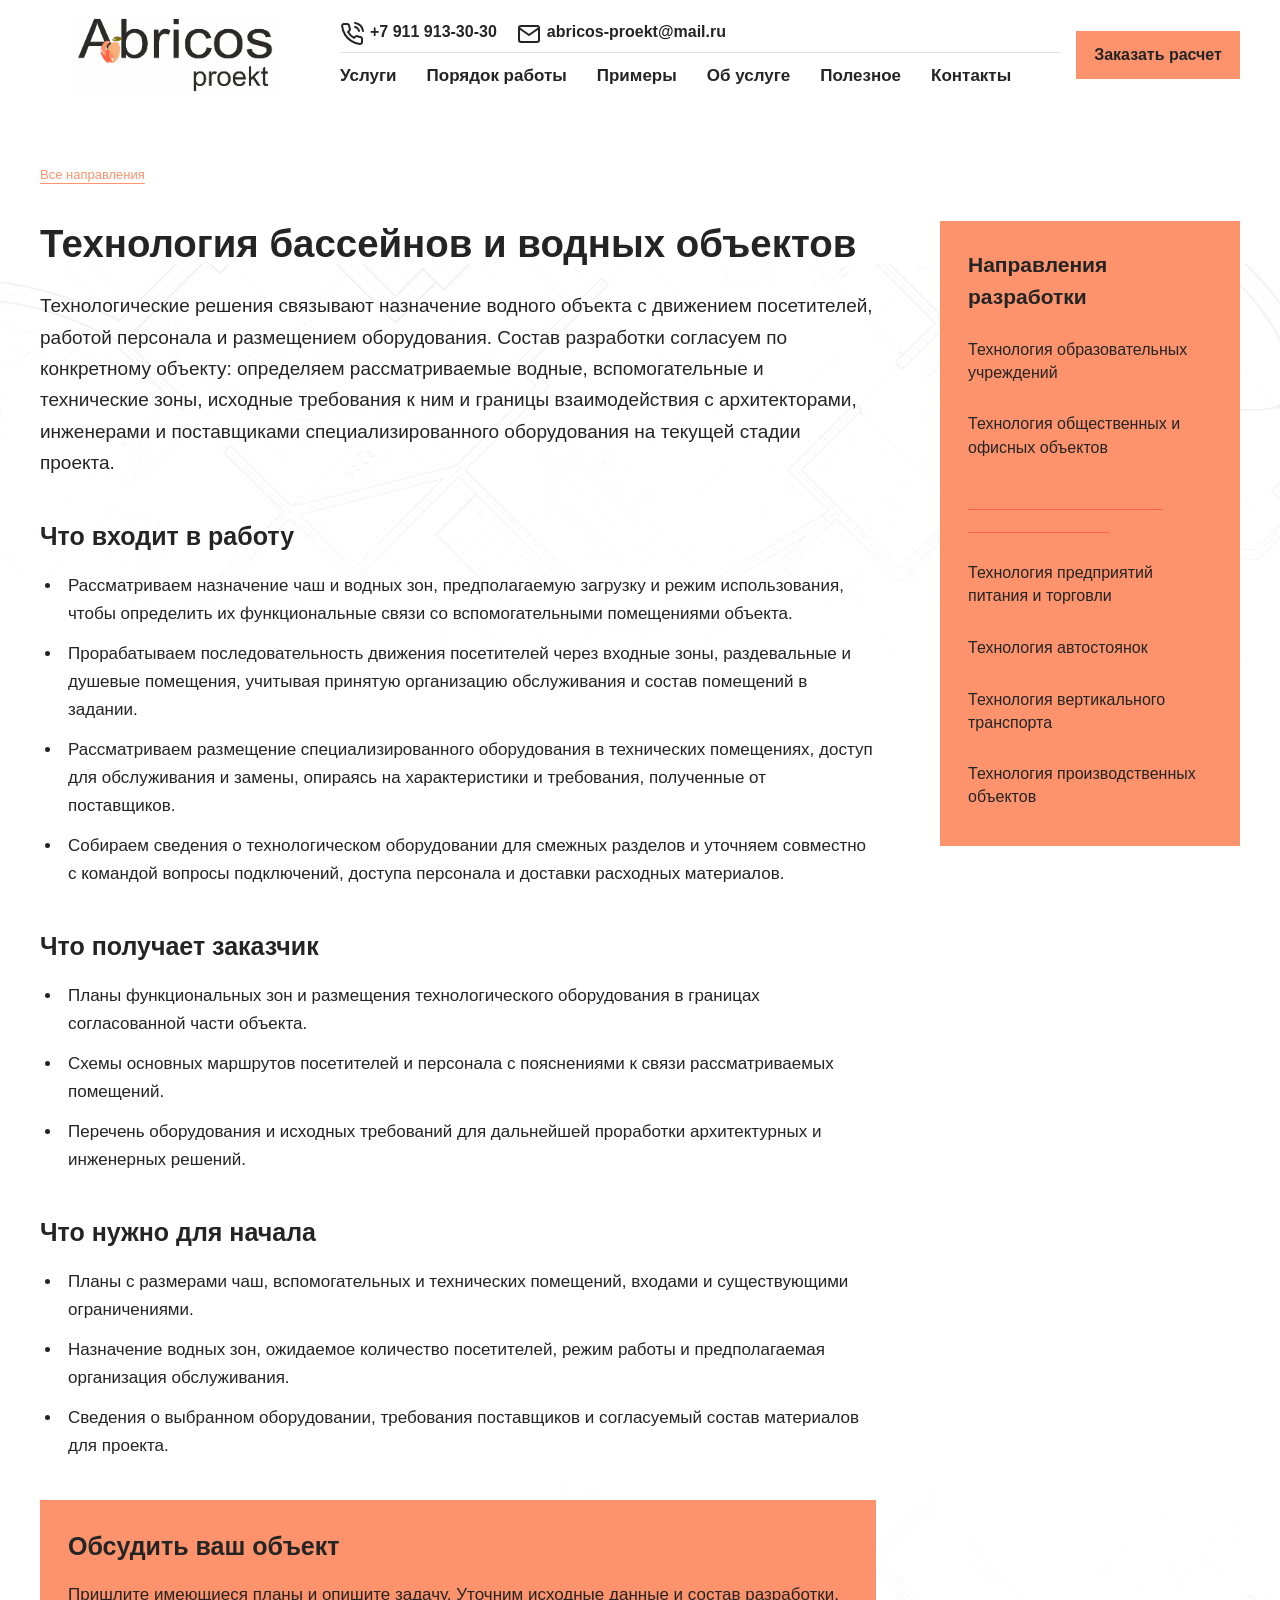
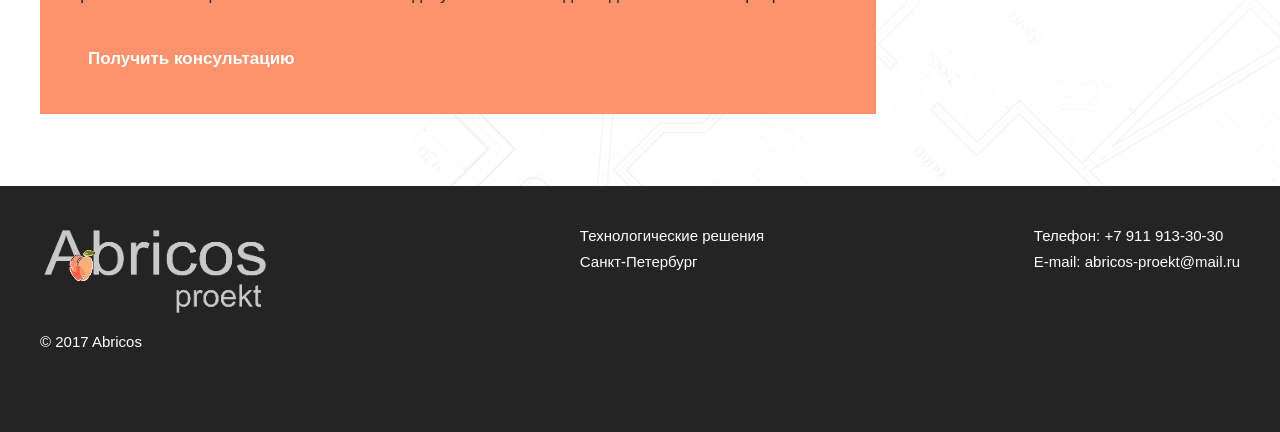
<file: tx/directions/pools.html>
<!doctype html><html lang="ru"><head><meta charset="utf-8"><meta name="viewport" content="width=device-width, initial-scale=1"><title>Технология бассейнов и водных объектов — Абрикос</title><meta name="description" content="Технологические решения связывают назначение водного объекта с движением посетителей, работой персонала и размещением оборудования. Состав разработки согласуем по конкретному объекту: определяем рассматриваемые водные, вспомогательные и технические зоны, исходные требования к ним и границы взаимодействия с архитекторами, инженерами и поставщиками специализированного оборудования на текущей стадии проекта."><link rel="icon" href="../favicon-apricot.png?v=20261113" type="image/png"><link rel="stylesheet" href="../reference/css/rdev.css?v=20261113-services-scene" media="all"><link rel="stylesheet" href="../reference/css/autoptimize_single_64ac31699f5326cb3c76122498b76f66.css?v=20261113-services-scene" media="all"><link rel="stylesheet" href="../reference/css/style.min.css?v=20261113-services-scene" media="all"><link rel="stylesheet" href="../reference/css/autoptimize_single_9702a4618cb8e8863ee42831ed8bddbd.css?v=20261113-services-scene" media="all"><link rel="stylesheet" href="../reference/css/fusion-shortcodes.min.css?v=20261113-services-scene" media="all"><link rel="stylesheet" href="../reference/css/jquery.fancybox.min.css?v=20261113-services-scene" media="screen"><link rel="stylesheet" href="../reference/css/swiper-bundle.min.css?v=20261113-services-scene" media="all"><link rel="stylesheet" href="../reference/css/libs.min.css?v=20261113-services-scene" media="all"><link rel="stylesheet" href="../reference/css/main.min.css?v=20261113-services-scene" media="all"><link rel="stylesheet" href="../reference/css/lightbox.min.css?v=20261113-services-scene" media="all"><style>img:is([sizes="auto" i], [sizes^="auto," i]) { contain-intrinsic-size: 3000px 1500px }</style><style>/*! This file is auto-generated */
.wp-block-button__link{color:#fff;background-color:#32373c;border-radius:9999px;box-shadow:none;text-decoration:none;padding:calc(.667em + 2px) calc(1.333em + 2px);font-size:1.125em}.wp-block-file__button{background:#32373c;color:#fff;text-decoration:none}</style><style>#fancybox-outer{background:#ffffff}#fancybox-content{background:#ffffff;border-color:#ffffff;color:#000000;}#fancybox-title,#fancybox-title-float-main{color:#fff}</style><style>.fusion-title.fusion-sep-none .title-heading-left {
    font-weight: 600;
}

.records-projects:before {
		opacity: 0;
    visibility: hidden;
}

h1.title-h1 {
    font-size: 30px;
    line-height: 40px;
}

h1.title-h1.s2 {
    margin: 0 0 20px;
}

h1.slider-title {
    margin: 25px 0;
}

p.sub-title.c2 {
    margin: 30px 0 25px;
    font-size: 24px;
}

ul.disk-style {
    margin-left: 0;
    padding-left: 17px;
}
ul.disk-style li::marker {
    color: #242424;
}

img.center.s10 {
    margin: 0 auto;
    display: table;
}

	img.right-intro {
    margin: 10px auto 10px;
    display: table;
	}

.developments-post1 .developments-text .sub-title.s1, .sub-title.s1 {
    font-size: 24px;
}

.fusion-text.developments-text.s4 {
    padding-top: 20px;
    line-height: 2em;
}

.center.s41 {
		margin: -35px auto;
    display: table;
    width: 250px;
    max-width: 100%;
}

div.attention {
    margin-bottom: 17px;
    padding: 7px 7px 7px;
    border: 2px solid red;
    border-radius: 3px;
}

div.attention > p {
    margin-bottom: 0;
}

div.attention span.bold.red {
    margin-right: 12px;
    font-weight: 800;
    color: red;
}

::-webkit-details-marker {   display:none; }

.bottom-content .arrow-right li::marker, .arrow-right li::marker {
    content: none;
}

.bottom-content ul.arrow-right {
    padding-left: 0;
}

ul.arrow-right li:before {
    content: "\27A3";
		margin-right: 12px;
		color: #242424;
}

p.mt20 {
	margin-top: 20px;
}
.img-float-right.cm3 {
    font-size: 16px;
    font-weight: 600;
}
.img-float-right img {
		margin-left: 20px;
    width: 220px;
		float: right;
}
.img-float-right img.t3 {
    width: 270px;
}
.img-float-right img.t4 {
    width: auto;
}
.img-float-right.cm3 ul {
		margin-bottom: 25px;
    line-height: 1.7em;
}

article#blog-2-post-5223 .fusion-post-content-container {
    display: none;
}
article#blog-1-post-5223 .fusion-post-content-container {
    display: none;
}

.developments-post-wrap .developments-blog > div article#blog-2-post-5223 .fusion-post-content .fusion-meta-info a.fusion-read-more {
    position: absolute;
    max-width: 400px!important;
    max-height: 245px!important;
    margin: 0!important;
    top: 17px;
    left: 0;
    right: 0;
    bottom: 0;
    z-index: 10;
    color: transparent!important;
    display: -ms-flexbox;
    display: flex;
    -ms-flex-pack: center;
    justify-content: center;
    -ms-flex-align: center;
    align-items: center;
    text-align: center;
    font-size: 17px;
}

.developments-post-wrap .developments-blog > div article#blog-2-post-5223:hover .fusion-meta-info a.fusion-read-more {
	color: #fff !important;
}

.fusion-one-full.fusion-column-first.fusion-column-last.developments-box-wrap .img-float-right.cm3,
.fusion-blog-layout-grid article .img-float-right.cm3 {
    display: none;
}

@media (max-width: 991px) {

	div.attention {
    margin-top: 12px;
	}

	p.sub-title.s1 {
    margin: 25px auto;
	}

	.img-wrap.s41 img {
    margin: 0 auto;
	}
}

@media (max-width: 768px) {
	img.right-intro {
    margin: 20px auto 10px;
    display: table;
	}
	img.center.s10 {
		margin: 20px auto;
	}

}

@media (max-width: 480px) {
	.img-float-right img {
			margin: 0 auto;
			display: table;
			float: none;
			max-width: 90%;
	}
}</style><link rel="stylesheet" href="../tx.css?v=20261113-peach-brand"><script src="../replica.js?v=20261113-peach-brand" defer></script><link rel="stylesheet" href="../directions.css?v=20261112-directions"></head><body class="wp-singular page-template page-template-Services page-template-Services-php page page-id-2573 page-parent wp-theme-Avada wp-child-theme-Avada-Child user-registration-page fusion-image-hovers fusion-body ltr no-tablet-sticky-header no-mobile-sticky-header no-mobile-slidingbar no-mobile-totop mobile-logo-pos-left layout-wide-mode fusion-top-header menu-text-align-center mobile-menu-design-modern fusion-show-pagination-text fusion-header-layout-v1 avada-responsive avada-footer-fx-none fusion-search-form-classic"><div id="wrapper"><header class="fusion-header-wrapper"><div class="fusion-header-v1 fusion-logo-left fusion-sticky-menu-1 fusion-sticky-logo- fusion-mobile-logo- fusion-mobile-menu-design-modern"><div class="fusion-header-sticky-height"></div><div class="fusion-header fusion-header-v2"><div class="fusion-row"><div class="fusion-logo" data-margin-top="31px" data-margin-bottom="31px" data-margin-left="0" data-margin-right="0"> <a class="fusion-logo-link" href="../index.html#top"> <img src="../images/abricos-proekt.svg" width="2172" height="724" alt="abricos" class="fusion-standard-logo" decoding="async"> </a> <a class="fusion-logo-link color" href="../index.html#top"> <img src="../images/abricos-proekt.svg" width="2172" height="724" alt="abricos" class="fusion-standard-logo" decoding="async"> </a></div><div class="header-menu-v2"><div class="header-menu-v2__top-line"><div class="header-v2__top-line-phone"> <svg width="24" height="24" viewbox="0 0 24 24" fill="none" xmlns="http://www.w3.org/2000/svg" aria-hidden="true"> <path d="M15.0494 5C16.0262 5.19057 16.9238 5.66826 17.6275 6.37194C18.3312 7.07561 18.8089 7.97326 18.9994 8.95M15.0494 1C17.0787 1.22544 18.971 2.13417 20.4157 3.57701C21.8603 5.01984 22.7715 6.91101 22.9994 8.94M21.9994 16.92V19.92C22.0006 20.1985 21.9435 20.4742 21.832 20.7293C21.7204 20.9845 21.5567 21.2136 21.3515 21.4019C21.1463 21.5901 20.904 21.7335 20.6402 21.8227C20.3764 21.9119 20.0968 21.9451 19.8194 21.92C16.7423 21.5856 13.7864 20.5341 11.1894 18.85C8.77327 17.3147 6.72478 15.2662 5.18945 12.85C3.49942 10.2412 2.44769 7.27099 2.11944 4.18C2.09446 3.90347 2.12732 3.62476 2.21595 3.36162C2.30457 3.09849 2.44702 2.85669 2.63421 2.65162C2.82141 2.44655 3.04925 2.28271 3.30324 2.17052C3.55722 2.05833 3.83179 2.00026 4.10945 2H7.10945C7.59475 1.99522 8.06524 2.16708 8.43321 2.48353C8.80118 2.79999 9.04152 3.23945 9.10944 3.72C9.23607 4.68007 9.47089 5.62273 9.80945 6.53C9.94399 6.88792 9.97311 7.27691 9.89335 7.65088C9.8136 8.02485 9.62831 8.36811 9.35944 8.64L8.08945 9.91C9.513 12.4135 11.5859 14.4864 14.0894 15.91L15.3594 14.64C15.6313 14.3711 15.9746 14.1858 16.3486 14.1061C16.7225 14.0263 17.1115 14.0555 17.4694 14.19C18.3767 14.5286 19.3194 14.7634 20.2794 14.89C20.7652 14.9585 21.2088 15.2032 21.526 15.5775C21.8431 15.9518 22.0116 16.4296 21.9994 16.92Z" stroke="#242424" stroke-width="2" stroke-linecap="round" stroke-linejoin="round"></path> </svg> <a href="tel:+79119133030">+7 911 913-30-30</a></div><div class="header-v2__top-line-mail"> <svg width="24" height="24" viewbox="0 0 24 24" fill="none" xmlns="http://www.w3.org/2000/svg" aria-hidden="true"> <path d="M4 4H20C21.1 4 22 4.9 22 6V18C22 19.1 21.1 20 20 20H4C2.9 20 2 19.1 2 18V6C2 4.9 2.9 4 4 4Z" stroke="#242424" stroke-width="2" stroke-linecap="round" stroke-linejoin="round"></path> <path d="M22 6L12 13L2 6" stroke="#242424" stroke-width="2" stroke-linecap="round" stroke-linejoin="round"></path> </svg> <a class="header-v2__top-line-mail" href="mailto:abricos-proekt@mail.ru">abricos-proekt@mail.ru</a></div></div><nav class="fusion-main-menu" aria-label="Навигация по странице" itemscope itemtype="http://schema.org/SiteNavigationElement"><ul id="menu-glavnoe-menyu" class="fusion-menu"><li class="menu-item"><a href="../index.html#directions">Услуги</a></li><li class="menu-item"><a href="../index.html#process">Порядок работы</a></li><li class="menu-item"><a href="../index.html#projects">Примеры</a></li><li class="menu-item"><a href="../index.html#details">Об услуге</a></li><li class="menu-item"><a href="../index.html#useful">Полезное</a></li><li class="menu-item"><a href="../index.html#contact">Контакты</a></li></ul></nav><div class="fusion-mobile-menu-icons"><button class="replica-menu-toggle" type="button" aria-label="Открыть меню" aria-expanded="false" aria-controls="mobile-menu-v2-wrapper"><svg viewbox="0 0 24 24"><path d="M3 6h18M3 12h18M3 18h18"></path></svg></button></div><div id="mobile-menu-v2-wrapper" class="mobile-menu-v2-wrapper"><ul id="menu-glavnoe-menyu-2" class="mobile-menu-v2"><li class="menu-item"><a href="../index.html#directions">Услуги</a></li><li class="menu-item"><a href="../index.html#process">Порядок работы</a></li><li class="menu-item"><a href="../index.html#projects">Примеры</a></li><li class="menu-item"><a href="../index.html#details">Об услуге</a></li><li class="menu-item"><a href="../index.html#useful">Полезное</a></li><li class="menu-item"><a href="../index.html#contact">Контакты</a></li></ul><div class="mobile-menu-v2__telephone"><a href="tel:+79119133030">+7 911 913-30-30</a></div><div class="mobile-menu-v2__adinfo"><div class="mobile-menu-v2__adinfo-time-work">Время работы: <span>9:00-18:00</span></div><div class="mobile-menu-v2__adinfo-mail">Email: <a href="mailto:abricos-proekt@mail.ru">abricos-proekt@mail.ru</a></div></div></div>  </div><div class="head-container-rt head-container-rt__v2"><div class="head-modal-btn"> <a id="modal-head" href="../index.html#contact">Заказать расчет</a></div></div></div></div></div><div class="fusion-clearfix"></div></header>
<main id="main" class="direction-main"><div class="direction-page" id="top">
<a class="direction-back" href="../index.html#directions">Все направления</a>
<div class="direction-layout"><article class="direction-article">
<h1>Технология бассейнов и водных объектов</h1><p class="direction-intro">Технологические решения связывают назначение водного объекта с движением посетителей, работой персонала и размещением оборудования. Состав разработки согласуем по конкретному объекту: определяем рассматриваемые водные, вспомогательные и технические зоны, исходные требования к ним и границы взаимодействия с архитекторами, инженерами и поставщиками специализированного оборудования на текущей стадии проекта.</p>
<section class="direction-section"><h2>Что входит в работу</h2><ul><li>Рассматриваем назначение чаш и водных зон, предполагаемую загрузку и режим использования, чтобы определить их функциональные связи со вспомогательными помещениями объекта.</li><li>Прорабатываем последовательность движения посетителей через входные зоны, раздевальные и душевые помещения, учитывая принятую организацию обслуживания и состав помещений в задании.</li><li>Рассматриваем размещение специализированного оборудования в технических помещениях, доступ для обслуживания и замены, опираясь на характеристики и требования, полученные от поставщиков.</li><li>Собираем сведения о технологическом оборудовании для смежных разделов и уточняем совместно с командой вопросы подключений, доступа персонала и доставки расходных материалов.</li></ul></section>
<section class="direction-section"><h2>Что получает заказчик</h2><ul><li>Планы функциональных зон и размещения технологического оборудования в границах согласованной части объекта.</li><li>Схемы основных маршрутов посетителей и персонала с пояснениями к связи рассматриваемых помещений.</li><li>Перечень оборудования и исходных требований для дальнейшей проработки архитектурных и инженерных решений.</li></ul></section>
<section class="direction-section"><h2>Что нужно для начала</h2><ul><li>Планы с размерами чаш, вспомогательных и технических помещений, входами и существующими ограничениями.</li><li>Назначение водных зон, ожидаемое количество посетителей, режим работы и предполагаемая организация обслуживания.</li><li>Сведения о выбранном оборудовании, требования поставщиков и согласуемый состав материалов для проекта.</li></ul></section>
<div class="direction-consultation"><h2>Обсудить ваш объект</h2><p>Пришлите имеющиеся планы и опишите задачу. Уточним исходные данные и состав разработки.</p><a class="direction-cta" href="../index.html#contact">Получить консультацию</a></div>
</article><aside class="direction-sidebar"><nav aria-label="Направления разработки"><h2>Направления разработки</h2><ul><li><a href="education.html">Технология образовательных учреждений</a></li><li><a href="public-offices.html">Технология общественных и офисных объектов</a></li><li><a href="pools.html" aria-current="page">Технология бассейнов и водных объектов</a></li><li><a href="food-retail.html">Технология предприятий питания и торговли</a></li><li><a href="parking.html">Технология автостоянок</a></li><li><a href="vertical-transport.html">Технология вертикального транспорта</a></li><li><a href="production.html">Технология производственных объектов</a></li></ul></nav></aside></div>
</div></main><div class="fusion-footer"><footer class="footer-v2__container"><div class="fusion-row"><div class="fusion-columns"><div class="footer-v2"><div class="footer-v2__bottom"><div class="footer-v2__logo"><a href="../index.html#top"><img src="../images/abricos-proekt-footer.svg?v=20261113-orange" alt="abricos"></a><p>© 2017 Abricos</p></div><div class="footer-v2__yr-info"><p>Технологические решения</p><p>Санкт-Петербург</p></div><div class="footer-v2__contacts"><p>Телефон: <a href="tel:+79119133030">+7 911 913-30-30</a></p><p>E-mail: <a href="mailto:abricos-proekt@mail.ru">abricos-proekt@mail.ru</a></p></div></div></div></div></div></footer></div></div></body></html>
</file>
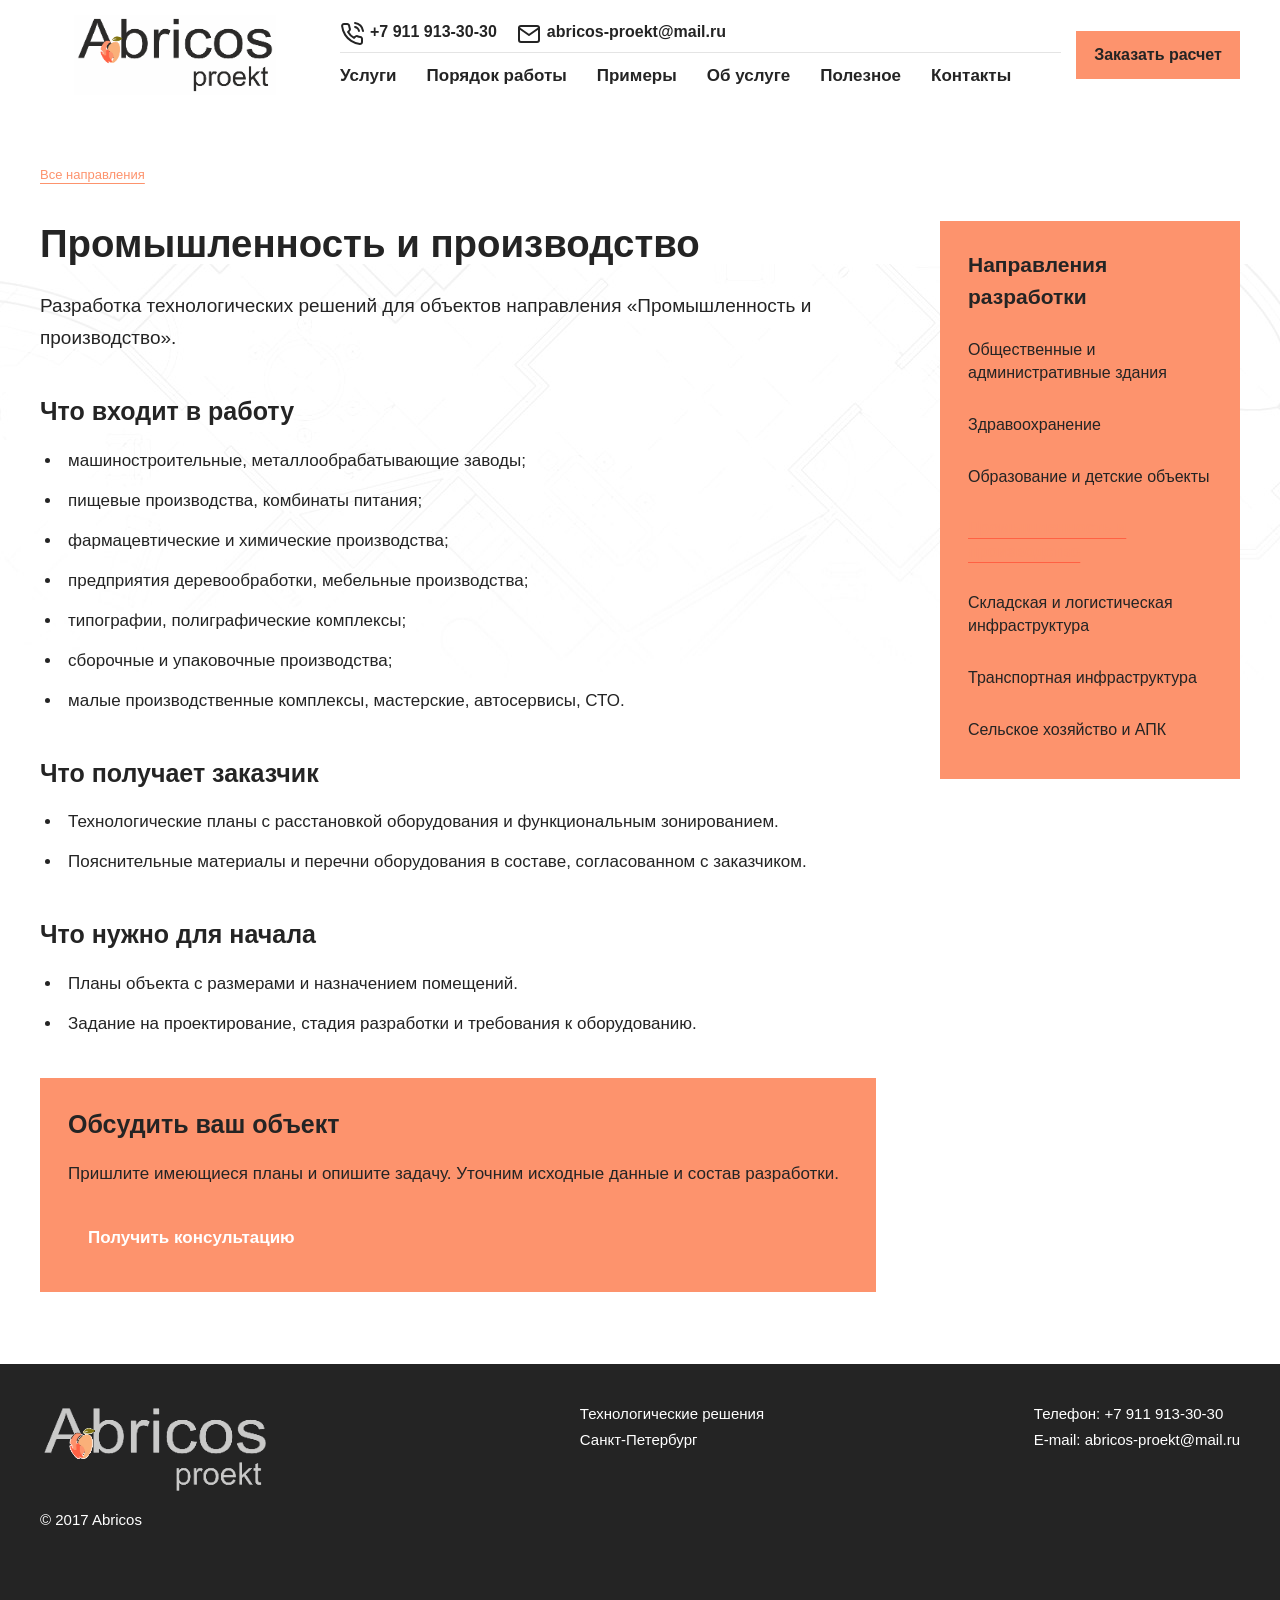
<file: tx/directions/production.html>
<!doctype html><html lang="ru"><head><meta charset="utf-8"><meta name="viewport" content="width=device-width, initial-scale=1"><title>Промышленность и производство — Абрикос</title><meta name="description" content="Разработка технологических решений для объектов направления «Промышленность и производство»."><link rel="icon" href="../favicon-apricot.png?v=20261113" type="image/png"><link rel="stylesheet" href="../reference/css/rdev.css?v=20261113-services-scene" media="all"><link rel="stylesheet" href="../reference/css/autoptimize_single_64ac31699f5326cb3c76122498b76f66.css?v=20261113-services-scene" media="all"><link rel="stylesheet" href="../reference/css/style.min.css?v=20261113-services-scene" media="all"><link rel="stylesheet" href="../reference/css/autoptimize_single_9702a4618cb8e8863ee42831ed8bddbd.css?v=20261113-services-scene" media="all"><link rel="stylesheet" href="../reference/css/fusion-shortcodes.min.css?v=20261113-services-scene" media="all"><link rel="stylesheet" href="../reference/css/jquery.fancybox.min.css?v=20261113-services-scene" media="screen"><link rel="stylesheet" href="../reference/css/swiper-bundle.min.css?v=20261113-services-scene" media="all"><link rel="stylesheet" href="../reference/css/libs.min.css?v=20261113-services-scene" media="all"><link rel="stylesheet" href="../reference/css/main.min.css?v=20261113-services-scene" media="all"><link rel="stylesheet" href="../reference/css/lightbox.min.css?v=20261113-services-scene" media="all"><style>img:is([sizes="auto" i], [sizes^="auto," i]) { contain-intrinsic-size: 3000px 1500px }</style><style>/*! This file is auto-generated */
.wp-block-button__link{color:#fff;background-color:#32373c;border-radius:9999px;box-shadow:none;text-decoration:none;padding:calc(.667em + 2px) calc(1.333em + 2px);font-size:1.125em}.wp-block-file__button{background:#32373c;color:#fff;text-decoration:none}</style><style>#fancybox-outer{background:#ffffff}#fancybox-content{background:#ffffff;border-color:#ffffff;color:#000000;}#fancybox-title,#fancybox-title-float-main{color:#fff}</style><style>.fusion-title.fusion-sep-none .title-heading-left {
    font-weight: 600;
}

.records-projects:before {
		opacity: 0;
    visibility: hidden;
}

h1.title-h1 {
    font-size: 30px;
    line-height: 40px;
}

h1.title-h1.s2 {
    margin: 0 0 20px;
}

h1.slider-title {
    margin: 25px 0;
}

p.sub-title.c2 {
    margin: 30px 0 25px;
    font-size: 24px;
}

ul.disk-style {
    margin-left: 0;
    padding-left: 17px;
}
ul.disk-style li::marker {
    color: #242424;
}

img.center.s10 {
    margin: 0 auto;
    display: table;
}

	img.right-intro {
    margin: 10px auto 10px;
    display: table;
	}

.developments-post1 .developments-text .sub-title.s1, .sub-title.s1 {
    font-size: 24px;
}

.fusion-text.developments-text.s4 {
    padding-top: 20px;
    line-height: 2em;
}

.center.s41 {
		margin: -35px auto;
    display: table;
    width: 250px;
    max-width: 100%;
}

div.attention {
    margin-bottom: 17px;
    padding: 7px 7px 7px;
    border: 2px solid red;
    border-radius: 3px;
}

div.attention > p {
    margin-bottom: 0;
}

div.attention span.bold.red {
    margin-right: 12px;
    font-weight: 800;
    color: red;
}

::-webkit-details-marker {   display:none; }

.bottom-content .arrow-right li::marker, .arrow-right li::marker {
    content: none;
}

.bottom-content ul.arrow-right {
    padding-left: 0;
}

ul.arrow-right li:before {
    content: "\27A3";
		margin-right: 12px;
		color: #242424;
}

p.mt20 {
	margin-top: 20px;
}
.img-float-right.cm3 {
    font-size: 16px;
    font-weight: 600;
}
.img-float-right img {
		margin-left: 20px;
    width: 220px;
		float: right;
}
.img-float-right img.t3 {
    width: 270px;
}
.img-float-right img.t4 {
    width: auto;
}
.img-float-right.cm3 ul {
		margin-bottom: 25px;
    line-height: 1.7em;
}

article#blog-2-post-5223 .fusion-post-content-container {
    display: none;
}
article#blog-1-post-5223 .fusion-post-content-container {
    display: none;
}

.developments-post-wrap .developments-blog > div article#blog-2-post-5223 .fusion-post-content .fusion-meta-info a.fusion-read-more {
    position: absolute;
    max-width: 400px!important;
    max-height: 245px!important;
    margin: 0!important;
    top: 17px;
    left: 0;
    right: 0;
    bottom: 0;
    z-index: 10;
    color: transparent!important;
    display: -ms-flexbox;
    display: flex;
    -ms-flex-pack: center;
    justify-content: center;
    -ms-flex-align: center;
    align-items: center;
    text-align: center;
    font-size: 17px;
}

.developments-post-wrap .developments-blog > div article#blog-2-post-5223:hover .fusion-meta-info a.fusion-read-more {
	color: #fff !important;
}

.fusion-one-full.fusion-column-first.fusion-column-last.developments-box-wrap .img-float-right.cm3,
.fusion-blog-layout-grid article .img-float-right.cm3 {
    display: none;
}

@media (max-width: 991px) {

	div.attention {
    margin-top: 12px;
	}

	p.sub-title.s1 {
    margin: 25px auto;
	}

	.img-wrap.s41 img {
    margin: 0 auto;
	}
}

@media (max-width: 768px) {
	img.right-intro {
    margin: 20px auto 10px;
    display: table;
	}
	img.center.s10 {
		margin: 20px auto;
	}

}

@media (max-width: 480px) {
	.img-float-right img {
			margin: 0 auto;
			display: table;
			float: none;
			max-width: 90%;
	}
}</style><link rel="stylesheet" href="../tx.css?v=20261117-client-copy"><script src="../replica.js?v=20261113-peach-brand" defer></script><link rel="stylesheet" href="../directions.css?v=20261112-directions"></head><body class="wp-singular page-template page-template-Services page-template-Services-php page page-id-2573 page-parent wp-theme-Avada wp-child-theme-Avada-Child user-registration-page fusion-image-hovers fusion-body ltr no-tablet-sticky-header no-mobile-sticky-header no-mobile-slidingbar no-mobile-totop mobile-logo-pos-left layout-wide-mode fusion-top-header menu-text-align-center mobile-menu-design-modern fusion-show-pagination-text fusion-header-layout-v1 avada-responsive avada-footer-fx-none fusion-search-form-classic"><div id="wrapper"><header class="fusion-header-wrapper"><div class="fusion-header-v1 fusion-logo-left fusion-sticky-menu-1 fusion-sticky-logo- fusion-mobile-logo- fusion-mobile-menu-design-modern"><div class="fusion-header-sticky-height"></div><div class="fusion-header fusion-header-v2"><div class="fusion-row"><div class="fusion-logo" data-margin-top="31px" data-margin-bottom="31px" data-margin-left="0" data-margin-right="0"> <a class="fusion-logo-link" href="../index.html#top"> <img src="../images/abricos-proekt.svg" width="2172" height="724" alt="abricos" class="fusion-standard-logo" decoding="async"> </a> <a class="fusion-logo-link color" href="../index.html#top"> <img src="../images/abricos-proekt.svg" width="2172" height="724" alt="abricos" class="fusion-standard-logo" decoding="async"> </a></div><div class="header-menu-v2"><div class="header-menu-v2__top-line"><div class="header-v2__top-line-phone"> <svg width="24" height="24" viewbox="0 0 24 24" fill="none" xmlns="http://www.w3.org/2000/svg" aria-hidden="true"> <path d="M15.0494 5C16.0262 5.19057 16.9238 5.66826 17.6275 6.37194C18.3312 7.07561 18.8089 7.97326 18.9994 8.95M15.0494 1C17.0787 1.22544 18.971 2.13417 20.4157 3.57701C21.8603 5.01984 22.7715 6.91101 22.9994 8.94M21.9994 16.92V19.92C22.0006 20.1985 21.9435 20.4742 21.832 20.7293C21.7204 20.9845 21.5567 21.2136 21.3515 21.4019C21.1463 21.5901 20.904 21.7335 20.6402 21.8227C20.3764 21.9119 20.0968 21.9451 19.8194 21.92C16.7423 21.5856 13.7864 20.5341 11.1894 18.85C8.77327 17.3147 6.72478 15.2662 5.18945 12.85C3.49942 10.2412 2.44769 7.27099 2.11944 4.18C2.09446 3.90347 2.12732 3.62476 2.21595 3.36162C2.30457 3.09849 2.44702 2.85669 2.63421 2.65162C2.82141 2.44655 3.04925 2.28271 3.30324 2.17052C3.55722 2.05833 3.83179 2.00026 4.10945 2H7.10945C7.59475 1.99522 8.06524 2.16708 8.43321 2.48353C8.80118 2.79999 9.04152 3.23945 9.10944 3.72C9.23607 4.68007 9.47089 5.62273 9.80945 6.53C9.94399 6.88792 9.97311 7.27691 9.89335 7.65088C9.8136 8.02485 9.62831 8.36811 9.35944 8.64L8.08945 9.91C9.513 12.4135 11.5859 14.4864 14.0894 15.91L15.3594 14.64C15.6313 14.3711 15.9746 14.1858 16.3486 14.1061C16.7225 14.0263 17.1115 14.0555 17.4694 14.19C18.3767 14.5286 19.3194 14.7634 20.2794 14.89C20.7652 14.9585 21.2088 15.2032 21.526 15.5775C21.8431 15.9518 22.0116 16.4296 21.9994 16.92Z" stroke="#242424" stroke-width="2" stroke-linecap="round" stroke-linejoin="round"></path> </svg> <a href="tel:+79119133030">+7 911 913-30-30</a></div><div class="header-v2__top-line-mail"> <svg width="24" height="24" viewbox="0 0 24 24" fill="none" xmlns="http://www.w3.org/2000/svg" aria-hidden="true"> <path d="M4 4H20C21.1 4 22 4.9 22 6V18C22 19.1 21.1 20 20 20H4C2.9 20 2 19.1 2 18V6C2 4.9 2.9 4 4 4Z" stroke="#242424" stroke-width="2" stroke-linecap="round" stroke-linejoin="round"></path> <path d="M22 6L12 13L2 6" stroke="#242424" stroke-width="2" stroke-linecap="round" stroke-linejoin="round"></path> </svg> <a class="header-v2__top-line-mail" href="mailto:abricos-proekt@mail.ru">abricos-proekt@mail.ru</a></div></div><nav class="fusion-main-menu" aria-label="Навигация по странице" itemscope itemtype="http://schema.org/SiteNavigationElement"><ul id="menu-glavnoe-menyu" class="fusion-menu"><li class="menu-item"><a href="../index.html#directions">Услуги</a></li><li class="menu-item"><a href="../index.html#process">Порядок работы</a></li><li class="menu-item"><a href="../index.html#projects">Примеры</a></li><li class="menu-item"><a href="../index.html#details">Об услуге</a></li><li class="menu-item"><a href="../index.html#useful">Полезное</a></li><li class="menu-item"><a href="../index.html#contact">Контакты</a></li></ul></nav><div class="fusion-mobile-menu-icons"><button class="replica-menu-toggle" type="button" aria-label="Открыть меню" aria-expanded="false" aria-controls="mobile-menu-v2-wrapper"><svg viewbox="0 0 24 24"><path d="M3 6h18M3 12h18M3 18h18"></path></svg></button></div><div id="mobile-menu-v2-wrapper" class="mobile-menu-v2-wrapper"><ul id="menu-glavnoe-menyu-2" class="mobile-menu-v2"><li class="menu-item"><a href="../index.html#directions">Услуги</a></li><li class="menu-item"><a href="../index.html#process">Порядок работы</a></li><li class="menu-item"><a href="../index.html#projects">Примеры</a></li><li class="menu-item"><a href="../index.html#details">Об услуге</a></li><li class="menu-item"><a href="../index.html#useful">Полезное</a></li><li class="menu-item"><a href="../index.html#contact">Контакты</a></li></ul><div class="mobile-menu-v2__telephone"><a href="tel:+79119133030">+7 911 913-30-30</a></div><div class="mobile-menu-v2__adinfo"><div class="mobile-menu-v2__adinfo-time-work">Время работы: <span>9:00-18:00</span></div><div class="mobile-menu-v2__adinfo-mail">Email: <a href="mailto:abricos-proekt@mail.ru">abricos-proekt@mail.ru</a></div></div></div>  </div><div class="head-container-rt head-container-rt__v2"><div class="head-modal-btn"> <a id="modal-head" href="../index.html#contact">Заказать расчет</a></div></div></div></div></div><div class="fusion-clearfix"></div></header>
<main id="main" class="direction-main"><div class="direction-page" id="top">
<a class="direction-back" href="../index.html#directions">Все направления</a>
<div class="direction-layout"><article class="direction-article">
<h1>Промышленность и производство</h1><p class="direction-intro">Разработка технологических решений для объектов направления «Промышленность и производство».</p>
<section class="direction-section"><h2>Что входит в работу</h2><ul><li>машиностроительные, металлообрабатывающие заводы;</li><li>пищевые производства, комбинаты питания;</li><li>фармацевтические и химические производства;</li><li>предприятия деревообработки, мебельные производства;</li><li>типографии, полиграфические комплексы;</li><li>сборочные и упаковочные производства;</li><li>малые производственные комплексы, мастерские, автосервисы, СТО.</li></ul></section>
<section class="direction-section"><h2>Что получает заказчик</h2><ul><li>Технологические планы с расстановкой оборудования и функциональным зонированием.</li><li>Пояснительные материалы и перечни оборудования в составе, согласованном с заказчиком.</li></ul></section>
<section class="direction-section"><h2>Что нужно для начала</h2><ul><li>Планы объекта с размерами и назначением помещений.</li><li>Задание на проектирование, стадия разработки и требования к оборудованию.</li></ul></section>
<div class="direction-consultation"><h2>Обсудить ваш объект</h2><p>Пришлите имеющиеся планы и опишите задачу. Уточним исходные данные и состав разработки.</p><a class="direction-cta" href="../index.html#contact">Получить консультацию</a></div>
</article><aside class="direction-sidebar"><nav aria-label="Направления разработки"><h2>Направления разработки</h2><ul><li><a href="public-offices.html">Общественные и административные здания</a></li><li><a href="healthcare.html">Здравоохранение</a></li><li><a href="education.html">Образование и детские объекты</a></li><li><a href="production.html" aria-current="page">Промышленность и производство</a></li><li><a href="logistics.html">Складская и логистическая инфраструктура</a></li><li><a href="transport.html">Транспортная инфраструктура</a></li><li><a href="agriculture.html">Сельское хозяйство и АПК</a></li></ul></nav></aside></div>
</div></main><div class="fusion-footer"><footer class="footer-v2__container"><div class="fusion-row"><div class="fusion-columns"><div class="footer-v2"><div class="footer-v2__bottom"><div class="footer-v2__logo"><a href="../index.html#top"><img src="../images/abricos-proekt-footer.svg?v=20261113-orange" alt="abricos"></a><p>© 2017 Abricos</p></div><div class="footer-v2__yr-info"><p>Технологические решения</p><p>Санкт-Петербург</p></div><div class="footer-v2__contacts"><p>Телефон: <a href="tel:+79119133030">+7 911 913-30-30</a></p><p>E-mail: <a href="mailto:abricos-proekt@mail.ru">abricos-proekt@mail.ru</a></p></div></div></div></div></div></footer></div></div></body></html>
</file>
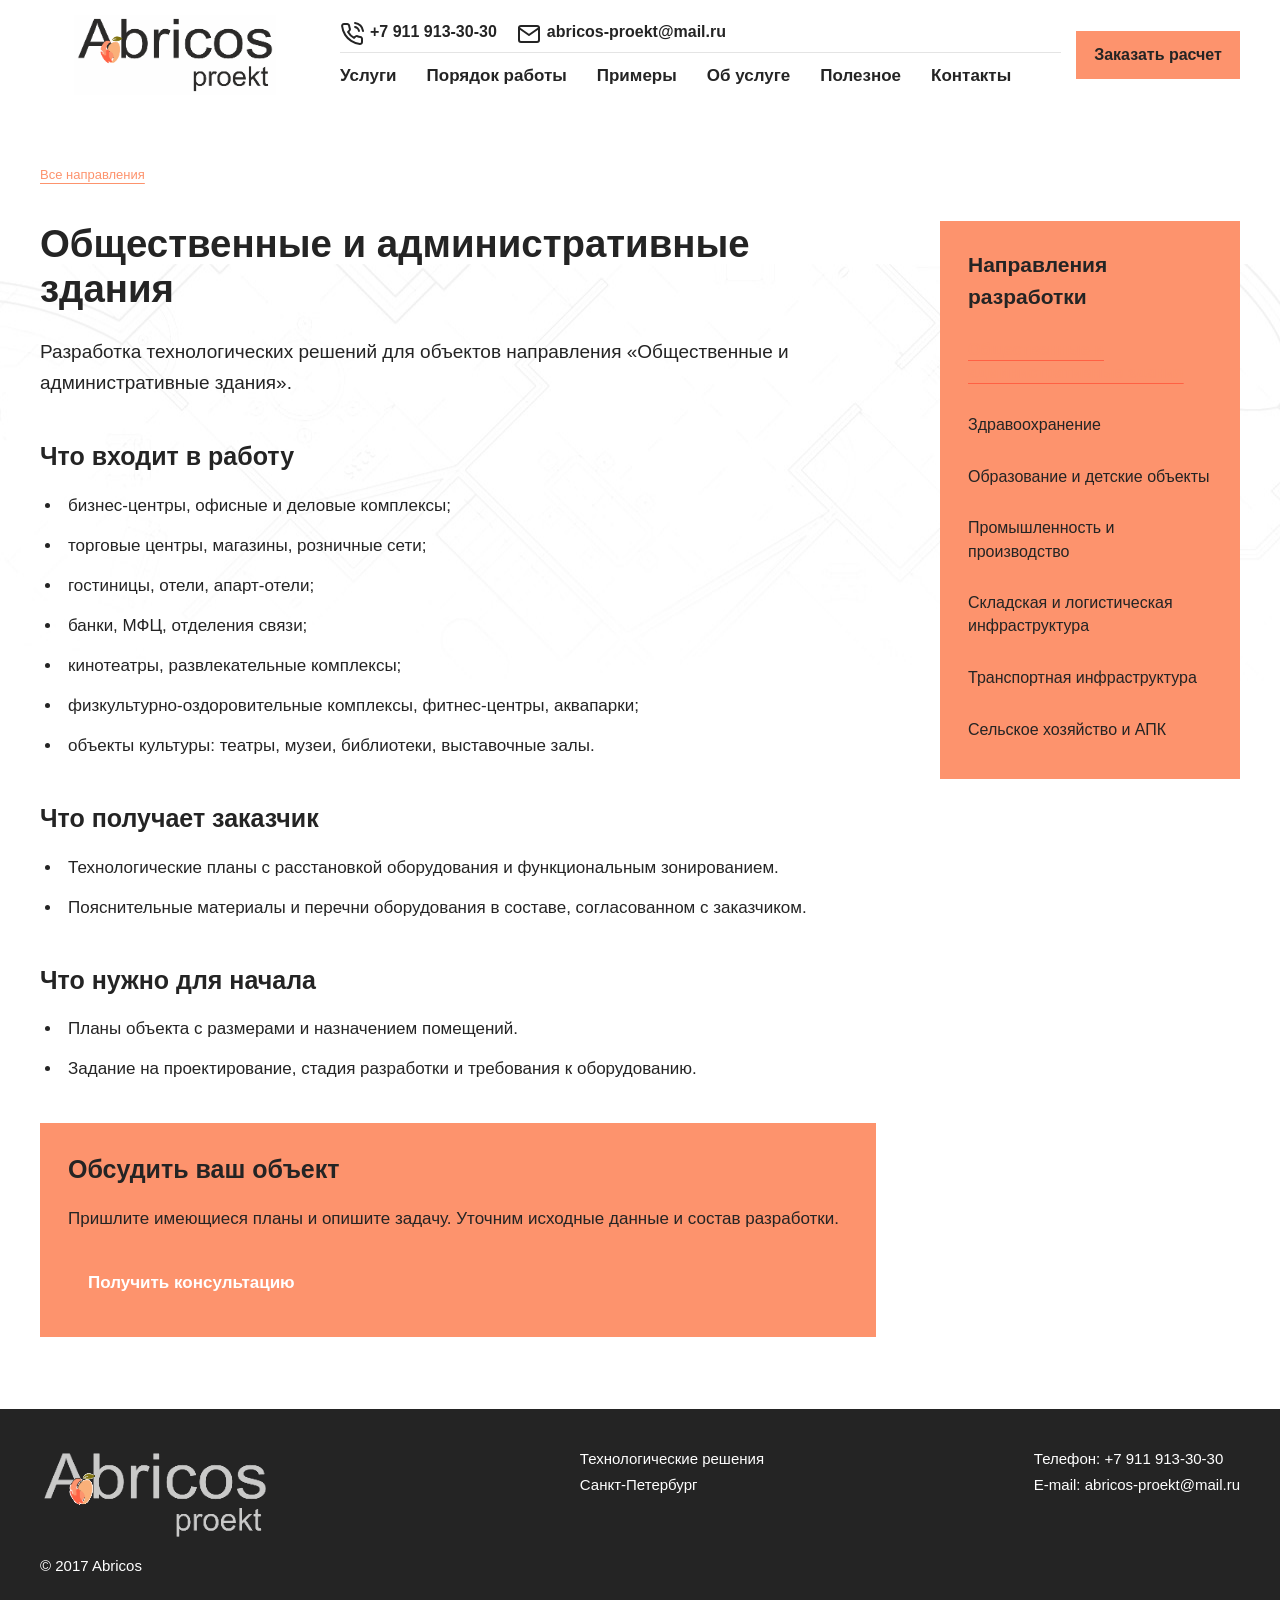
<file: tx/directions/public-offices.html>
<!doctype html><html lang="ru"><head><meta charset="utf-8"><meta name="viewport" content="width=device-width, initial-scale=1"><title>Общественные и административные здания — Абрикос</title><meta name="description" content="Разработка технологических решений для объектов направления «Общественные и административные здания»."><link rel="icon" href="../favicon-apricot.png?v=20261113" type="image/png"><link rel="stylesheet" href="../reference/css/rdev.css?v=20261113-services-scene" media="all"><link rel="stylesheet" href="../reference/css/autoptimize_single_64ac31699f5326cb3c76122498b76f66.css?v=20261113-services-scene" media="all"><link rel="stylesheet" href="../reference/css/style.min.css?v=20261113-services-scene" media="all"><link rel="stylesheet" href="../reference/css/autoptimize_single_9702a4618cb8e8863ee42831ed8bddbd.css?v=20261113-services-scene" media="all"><link rel="stylesheet" href="../reference/css/fusion-shortcodes.min.css?v=20261113-services-scene" media="all"><link rel="stylesheet" href="../reference/css/jquery.fancybox.min.css?v=20261113-services-scene" media="screen"><link rel="stylesheet" href="../reference/css/swiper-bundle.min.css?v=20261113-services-scene" media="all"><link rel="stylesheet" href="../reference/css/libs.min.css?v=20261113-services-scene" media="all"><link rel="stylesheet" href="../reference/css/main.min.css?v=20261113-services-scene" media="all"><link rel="stylesheet" href="../reference/css/lightbox.min.css?v=20261113-services-scene" media="all"><style>img:is([sizes="auto" i], [sizes^="auto," i]) { contain-intrinsic-size: 3000px 1500px }</style><style>/*! This file is auto-generated */
.wp-block-button__link{color:#fff;background-color:#32373c;border-radius:9999px;box-shadow:none;text-decoration:none;padding:calc(.667em + 2px) calc(1.333em + 2px);font-size:1.125em}.wp-block-file__button{background:#32373c;color:#fff;text-decoration:none}</style><style>#fancybox-outer{background:#ffffff}#fancybox-content{background:#ffffff;border-color:#ffffff;color:#000000;}#fancybox-title,#fancybox-title-float-main{color:#fff}</style><style>.fusion-title.fusion-sep-none .title-heading-left {
    font-weight: 600;
}

.records-projects:before {
		opacity: 0;
    visibility: hidden;
}

h1.title-h1 {
    font-size: 30px;
    line-height: 40px;
}

h1.title-h1.s2 {
    margin: 0 0 20px;
}

h1.slider-title {
    margin: 25px 0;
}

p.sub-title.c2 {
    margin: 30px 0 25px;
    font-size: 24px;
}

ul.disk-style {
    margin-left: 0;
    padding-left: 17px;
}
ul.disk-style li::marker {
    color: #242424;
}

img.center.s10 {
    margin: 0 auto;
    display: table;
}

	img.right-intro {
    margin: 10px auto 10px;
    display: table;
	}

.developments-post1 .developments-text .sub-title.s1, .sub-title.s1 {
    font-size: 24px;
}

.fusion-text.developments-text.s4 {
    padding-top: 20px;
    line-height: 2em;
}

.center.s41 {
		margin: -35px auto;
    display: table;
    width: 250px;
    max-width: 100%;
}

div.attention {
    margin-bottom: 17px;
    padding: 7px 7px 7px;
    border: 2px solid red;
    border-radius: 3px;
}

div.attention > p {
    margin-bottom: 0;
}

div.attention span.bold.red {
    margin-right: 12px;
    font-weight: 800;
    color: red;
}

::-webkit-details-marker {   display:none; }

.bottom-content .arrow-right li::marker, .arrow-right li::marker {
    content: none;
}

.bottom-content ul.arrow-right {
    padding-left: 0;
}

ul.arrow-right li:before {
    content: "\27A3";
		margin-right: 12px;
		color: #242424;
}

p.mt20 {
	margin-top: 20px;
}
.img-float-right.cm3 {
    font-size: 16px;
    font-weight: 600;
}
.img-float-right img {
		margin-left: 20px;
    width: 220px;
		float: right;
}
.img-float-right img.t3 {
    width: 270px;
}
.img-float-right img.t4 {
    width: auto;
}
.img-float-right.cm3 ul {
		margin-bottom: 25px;
    line-height: 1.7em;
}

article#blog-2-post-5223 .fusion-post-content-container {
    display: none;
}
article#blog-1-post-5223 .fusion-post-content-container {
    display: none;
}

.developments-post-wrap .developments-blog > div article#blog-2-post-5223 .fusion-post-content .fusion-meta-info a.fusion-read-more {
    position: absolute;
    max-width: 400px!important;
    max-height: 245px!important;
    margin: 0!important;
    top: 17px;
    left: 0;
    right: 0;
    bottom: 0;
    z-index: 10;
    color: transparent!important;
    display: -ms-flexbox;
    display: flex;
    -ms-flex-pack: center;
    justify-content: center;
    -ms-flex-align: center;
    align-items: center;
    text-align: center;
    font-size: 17px;
}

.developments-post-wrap .developments-blog > div article#blog-2-post-5223:hover .fusion-meta-info a.fusion-read-more {
	color: #fff !important;
}

.fusion-one-full.fusion-column-first.fusion-column-last.developments-box-wrap .img-float-right.cm3,
.fusion-blog-layout-grid article .img-float-right.cm3 {
    display: none;
}

@media (max-width: 991px) {

	div.attention {
    margin-top: 12px;
	}

	p.sub-title.s1 {
    margin: 25px auto;
	}

	.img-wrap.s41 img {
    margin: 0 auto;
	}
}

@media (max-width: 768px) {
	img.right-intro {
    margin: 20px auto 10px;
    display: table;
	}
	img.center.s10 {
		margin: 20px auto;
	}

}

@media (max-width: 480px) {
	.img-float-right img {
			margin: 0 auto;
			display: table;
			float: none;
			max-width: 90%;
	}
}</style><link rel="stylesheet" href="../tx.css?v=20261117-client-copy"><script src="../replica.js?v=20261113-peach-brand" defer></script><link rel="stylesheet" href="../directions.css?v=20261112-directions"></head><body class="wp-singular page-template page-template-Services page-template-Services-php page page-id-2573 page-parent wp-theme-Avada wp-child-theme-Avada-Child user-registration-page fusion-image-hovers fusion-body ltr no-tablet-sticky-header no-mobile-sticky-header no-mobile-slidingbar no-mobile-totop mobile-logo-pos-left layout-wide-mode fusion-top-header menu-text-align-center mobile-menu-design-modern fusion-show-pagination-text fusion-header-layout-v1 avada-responsive avada-footer-fx-none fusion-search-form-classic"><div id="wrapper"><header class="fusion-header-wrapper"><div class="fusion-header-v1 fusion-logo-left fusion-sticky-menu-1 fusion-sticky-logo- fusion-mobile-logo- fusion-mobile-menu-design-modern"><div class="fusion-header-sticky-height"></div><div class="fusion-header fusion-header-v2"><div class="fusion-row"><div class="fusion-logo" data-margin-top="31px" data-margin-bottom="31px" data-margin-left="0" data-margin-right="0"> <a class="fusion-logo-link" href="../index.html#top"> <img src="../images/abricos-proekt.svg" width="2172" height="724" alt="abricos" class="fusion-standard-logo" decoding="async"> </a> <a class="fusion-logo-link color" href="../index.html#top"> <img src="../images/abricos-proekt.svg" width="2172" height="724" alt="abricos" class="fusion-standard-logo" decoding="async"> </a></div><div class="header-menu-v2"><div class="header-menu-v2__top-line"><div class="header-v2__top-line-phone"> <svg width="24" height="24" viewbox="0 0 24 24" fill="none" xmlns="http://www.w3.org/2000/svg" aria-hidden="true"> <path d="M15.0494 5C16.0262 5.19057 16.9238 5.66826 17.6275 6.37194C18.3312 7.07561 18.8089 7.97326 18.9994 8.95M15.0494 1C17.0787 1.22544 18.971 2.13417 20.4157 3.57701C21.8603 5.01984 22.7715 6.91101 22.9994 8.94M21.9994 16.92V19.92C22.0006 20.1985 21.9435 20.4742 21.832 20.7293C21.7204 20.9845 21.5567 21.2136 21.3515 21.4019C21.1463 21.5901 20.904 21.7335 20.6402 21.8227C20.3764 21.9119 20.0968 21.9451 19.8194 21.92C16.7423 21.5856 13.7864 20.5341 11.1894 18.85C8.77327 17.3147 6.72478 15.2662 5.18945 12.85C3.49942 10.2412 2.44769 7.27099 2.11944 4.18C2.09446 3.90347 2.12732 3.62476 2.21595 3.36162C2.30457 3.09849 2.44702 2.85669 2.63421 2.65162C2.82141 2.44655 3.04925 2.28271 3.30324 2.17052C3.55722 2.05833 3.83179 2.00026 4.10945 2H7.10945C7.59475 1.99522 8.06524 2.16708 8.43321 2.48353C8.80118 2.79999 9.04152 3.23945 9.10944 3.72C9.23607 4.68007 9.47089 5.62273 9.80945 6.53C9.94399 6.88792 9.97311 7.27691 9.89335 7.65088C9.8136 8.02485 9.62831 8.36811 9.35944 8.64L8.08945 9.91C9.513 12.4135 11.5859 14.4864 14.0894 15.91L15.3594 14.64C15.6313 14.3711 15.9746 14.1858 16.3486 14.1061C16.7225 14.0263 17.1115 14.0555 17.4694 14.19C18.3767 14.5286 19.3194 14.7634 20.2794 14.89C20.7652 14.9585 21.2088 15.2032 21.526 15.5775C21.8431 15.9518 22.0116 16.4296 21.9994 16.92Z" stroke="#242424" stroke-width="2" stroke-linecap="round" stroke-linejoin="round"></path> </svg> <a href="tel:+79119133030">+7 911 913-30-30</a></div><div class="header-v2__top-line-mail"> <svg width="24" height="24" viewbox="0 0 24 24" fill="none" xmlns="http://www.w3.org/2000/svg" aria-hidden="true"> <path d="M4 4H20C21.1 4 22 4.9 22 6V18C22 19.1 21.1 20 20 20H4C2.9 20 2 19.1 2 18V6C2 4.9 2.9 4 4 4Z" stroke="#242424" stroke-width="2" stroke-linecap="round" stroke-linejoin="round"></path> <path d="M22 6L12 13L2 6" stroke="#242424" stroke-width="2" stroke-linecap="round" stroke-linejoin="round"></path> </svg> <a class="header-v2__top-line-mail" href="mailto:abricos-proekt@mail.ru">abricos-proekt@mail.ru</a></div></div><nav class="fusion-main-menu" aria-label="Навигация по странице" itemscope itemtype="http://schema.org/SiteNavigationElement"><ul id="menu-glavnoe-menyu" class="fusion-menu"><li class="menu-item"><a href="../index.html#directions">Услуги</a></li><li class="menu-item"><a href="../index.html#process">Порядок работы</a></li><li class="menu-item"><a href="../index.html#projects">Примеры</a></li><li class="menu-item"><a href="../index.html#details">Об услуге</a></li><li class="menu-item"><a href="../index.html#useful">Полезное</a></li><li class="menu-item"><a href="../index.html#contact">Контакты</a></li></ul></nav><div class="fusion-mobile-menu-icons"><button class="replica-menu-toggle" type="button" aria-label="Открыть меню" aria-expanded="false" aria-controls="mobile-menu-v2-wrapper"><svg viewbox="0 0 24 24"><path d="M3 6h18M3 12h18M3 18h18"></path></svg></button></div><div id="mobile-menu-v2-wrapper" class="mobile-menu-v2-wrapper"><ul id="menu-glavnoe-menyu-2" class="mobile-menu-v2"><li class="menu-item"><a href="../index.html#directions">Услуги</a></li><li class="menu-item"><a href="../index.html#process">Порядок работы</a></li><li class="menu-item"><a href="../index.html#projects">Примеры</a></li><li class="menu-item"><a href="../index.html#details">Об услуге</a></li><li class="menu-item"><a href="../index.html#useful">Полезное</a></li><li class="menu-item"><a href="../index.html#contact">Контакты</a></li></ul><div class="mobile-menu-v2__telephone"><a href="tel:+79119133030">+7 911 913-30-30</a></div><div class="mobile-menu-v2__adinfo"><div class="mobile-menu-v2__adinfo-time-work">Время работы: <span>9:00-18:00</span></div><div class="mobile-menu-v2__adinfo-mail">Email: <a href="mailto:abricos-proekt@mail.ru">abricos-proekt@mail.ru</a></div></div></div>  </div><div class="head-container-rt head-container-rt__v2"><div class="head-modal-btn"> <a id="modal-head" href="../index.html#contact">Заказать расчет</a></div></div></div></div></div><div class="fusion-clearfix"></div></header>
<main id="main" class="direction-main"><div class="direction-page" id="top">
<a class="direction-back" href="../index.html#directions">Все направления</a>
<div class="direction-layout"><article class="direction-article">
<h1>Общественные и административные здания</h1><p class="direction-intro">Разработка технологических решений для объектов направления «Общественные и административные здания».</p>
<section class="direction-section"><h2>Что входит в работу</h2><ul><li>бизнес-центры, офисные и деловые комплексы;</li><li>торговые центры, магазины, розничные сети;</li><li>гостиницы, отели, апарт-отели;</li><li>банки, МФЦ, отделения связи;</li><li>кинотеатры, развлекательные комплексы;</li><li>физкультурно-оздоровительные комплексы, фитнес-центры, аквапарки;</li><li>объекты культуры: театры, музеи, библиотеки, выставочные залы.</li></ul></section>
<section class="direction-section"><h2>Что получает заказчик</h2><ul><li>Технологические планы с расстановкой оборудования и функциональным зонированием.</li><li>Пояснительные материалы и перечни оборудования в составе, согласованном с заказчиком.</li></ul></section>
<section class="direction-section"><h2>Что нужно для начала</h2><ul><li>Планы объекта с размерами и назначением помещений.</li><li>Задание на проектирование, стадия разработки и требования к оборудованию.</li></ul></section>
<div class="direction-consultation"><h2>Обсудить ваш объект</h2><p>Пришлите имеющиеся планы и опишите задачу. Уточним исходные данные и состав разработки.</p><a class="direction-cta" href="../index.html#contact">Получить консультацию</a></div>
</article><aside class="direction-sidebar"><nav aria-label="Направления разработки"><h2>Направления разработки</h2><ul><li><a href="public-offices.html" aria-current="page">Общественные и административные здания</a></li><li><a href="healthcare.html">Здравоохранение</a></li><li><a href="education.html">Образование и детские объекты</a></li><li><a href="production.html">Промышленность и производство</a></li><li><a href="logistics.html">Складская и логистическая инфраструктура</a></li><li><a href="transport.html">Транспортная инфраструктура</a></li><li><a href="agriculture.html">Сельское хозяйство и АПК</a></li></ul></nav></aside></div>
</div></main><div class="fusion-footer"><footer class="footer-v2__container"><div class="fusion-row"><div class="fusion-columns"><div class="footer-v2"><div class="footer-v2__bottom"><div class="footer-v2__logo"><a href="../index.html#top"><img src="../images/abricos-proekt-footer.svg?v=20261113-orange" alt="abricos"></a><p>© 2017 Abricos</p></div><div class="footer-v2__yr-info"><p>Технологические решения</p><p>Санкт-Петербург</p></div><div class="footer-v2__contacts"><p>Телефон: <a href="tel:+79119133030">+7 911 913-30-30</a></p><p>E-mail: <a href="mailto:abricos-proekt@mail.ru">abricos-proekt@mail.ru</a></p></div></div></div></div></div></footer></div></div></body></html>
</file>
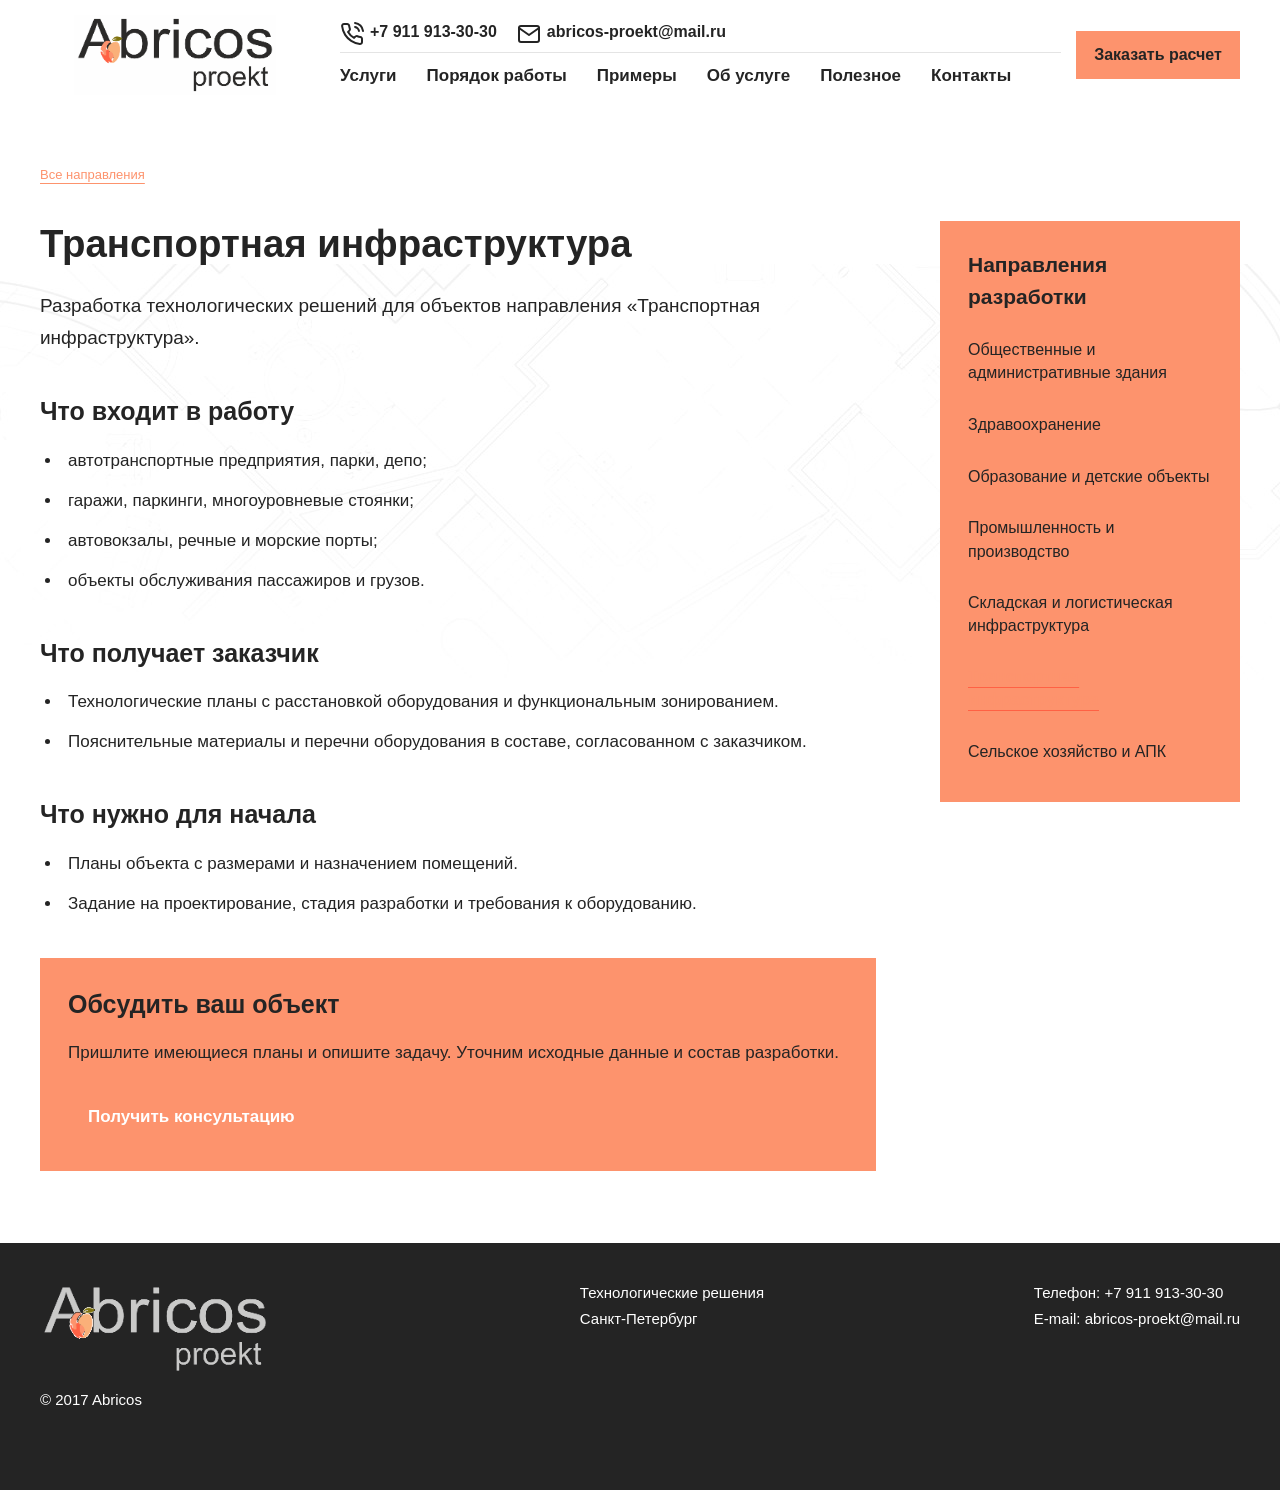
<file: tx/directions/transport.html>
<!doctype html><html lang="ru"><head><meta charset="utf-8"><meta name="viewport" content="width=device-width, initial-scale=1"><title>Транспортная инфраструктура — Абрикос</title><meta name="description" content="Разработка технологических решений для объектов направления «Транспортная инфраструктура»."><link rel="icon" href="../favicon-apricot.png?v=20261113" type="image/png"><link rel="stylesheet" href="../reference/css/rdev.css?v=20261113-services-scene" media="all"><link rel="stylesheet" href="../reference/css/autoptimize_single_64ac31699f5326cb3c76122498b76f66.css?v=20261113-services-scene" media="all"><link rel="stylesheet" href="../reference/css/style.min.css?v=20261113-services-scene" media="all"><link rel="stylesheet" href="../reference/css/autoptimize_single_9702a4618cb8e8863ee42831ed8bddbd.css?v=20261113-services-scene" media="all"><link rel="stylesheet" href="../reference/css/fusion-shortcodes.min.css?v=20261113-services-scene" media="all"><link rel="stylesheet" href="../reference/css/jquery.fancybox.min.css?v=20261113-services-scene" media="screen"><link rel="stylesheet" href="../reference/css/swiper-bundle.min.css?v=20261113-services-scene" media="all"><link rel="stylesheet" href="../reference/css/libs.min.css?v=20261113-services-scene" media="all"><link rel="stylesheet" href="../reference/css/main.min.css?v=20261113-services-scene" media="all"><link rel="stylesheet" href="../reference/css/lightbox.min.css?v=20261113-services-scene" media="all"><style>img:is([sizes="auto" i], [sizes^="auto," i]) { contain-intrinsic-size: 3000px 1500px }</style><style>/*! This file is auto-generated */
.wp-block-button__link{color:#fff;background-color:#32373c;border-radius:9999px;box-shadow:none;text-decoration:none;padding:calc(.667em + 2px) calc(1.333em + 2px);font-size:1.125em}.wp-block-file__button{background:#32373c;color:#fff;text-decoration:none}</style><style>#fancybox-outer{background:#ffffff}#fancybox-content{background:#ffffff;border-color:#ffffff;color:#000000;}#fancybox-title,#fancybox-title-float-main{color:#fff}</style><style>.fusion-title.fusion-sep-none .title-heading-left {
    font-weight: 600;
}

.records-projects:before {
		opacity: 0;
    visibility: hidden;
}

h1.title-h1 {
    font-size: 30px;
    line-height: 40px;
}

h1.title-h1.s2 {
    margin: 0 0 20px;
}

h1.slider-title {
    margin: 25px 0;
}

p.sub-title.c2 {
    margin: 30px 0 25px;
    font-size: 24px;
}

ul.disk-style {
    margin-left: 0;
    padding-left: 17px;
}
ul.disk-style li::marker {
    color: #242424;
}

img.center.s10 {
    margin: 0 auto;
    display: table;
}

	img.right-intro {
    margin: 10px auto 10px;
    display: table;
	}

.developments-post1 .developments-text .sub-title.s1, .sub-title.s1 {
    font-size: 24px;
}

.fusion-text.developments-text.s4 {
    padding-top: 20px;
    line-height: 2em;
}

.center.s41 {
		margin: -35px auto;
    display: table;
    width: 250px;
    max-width: 100%;
}

div.attention {
    margin-bottom: 17px;
    padding: 7px 7px 7px;
    border: 2px solid red;
    border-radius: 3px;
}

div.attention > p {
    margin-bottom: 0;
}

div.attention span.bold.red {
    margin-right: 12px;
    font-weight: 800;
    color: red;
}

::-webkit-details-marker {   display:none; }

.bottom-content .arrow-right li::marker, .arrow-right li::marker {
    content: none;
}

.bottom-content ul.arrow-right {
    padding-left: 0;
}

ul.arrow-right li:before {
    content: "\27A3";
		margin-right: 12px;
		color: #242424;
}

p.mt20 {
	margin-top: 20px;
}
.img-float-right.cm3 {
    font-size: 16px;
    font-weight: 600;
}
.img-float-right img {
		margin-left: 20px;
    width: 220px;
		float: right;
}
.img-float-right img.t3 {
    width: 270px;
}
.img-float-right img.t4 {
    width: auto;
}
.img-float-right.cm3 ul {
		margin-bottom: 25px;
    line-height: 1.7em;
}

article#blog-2-post-5223 .fusion-post-content-container {
    display: none;
}
article#blog-1-post-5223 .fusion-post-content-container {
    display: none;
}

.developments-post-wrap .developments-blog > div article#blog-2-post-5223 .fusion-post-content .fusion-meta-info a.fusion-read-more {
    position: absolute;
    max-width: 400px!important;
    max-height: 245px!important;
    margin: 0!important;
    top: 17px;
    left: 0;
    right: 0;
    bottom: 0;
    z-index: 10;
    color: transparent!important;
    display: -ms-flexbox;
    display: flex;
    -ms-flex-pack: center;
    justify-content: center;
    -ms-flex-align: center;
    align-items: center;
    text-align: center;
    font-size: 17px;
}

.developments-post-wrap .developments-blog > div article#blog-2-post-5223:hover .fusion-meta-info a.fusion-read-more {
	color: #fff !important;
}

.fusion-one-full.fusion-column-first.fusion-column-last.developments-box-wrap .img-float-right.cm3,
.fusion-blog-layout-grid article .img-float-right.cm3 {
    display: none;
}

@media (max-width: 991px) {

	div.attention {
    margin-top: 12px;
	}

	p.sub-title.s1 {
    margin: 25px auto;
	}

	.img-wrap.s41 img {
    margin: 0 auto;
	}
}

@media (max-width: 768px) {
	img.right-intro {
    margin: 20px auto 10px;
    display: table;
	}
	img.center.s10 {
		margin: 20px auto;
	}

}

@media (max-width: 480px) {
	.img-float-right img {
			margin: 0 auto;
			display: table;
			float: none;
			max-width: 90%;
	}
}</style><link rel="stylesheet" href="../tx.css?v=20261117-client-copy"><script src="../replica.js?v=20261113-peach-brand" defer></script><link rel="stylesheet" href="../directions.css?v=20261112-directions"></head><body class="wp-singular page-template page-template-Services page-template-Services-php page page-id-2573 page-parent wp-theme-Avada wp-child-theme-Avada-Child user-registration-page fusion-image-hovers fusion-body ltr no-tablet-sticky-header no-mobile-sticky-header no-mobile-slidingbar no-mobile-totop mobile-logo-pos-left layout-wide-mode fusion-top-header menu-text-align-center mobile-menu-design-modern fusion-show-pagination-text fusion-header-layout-v1 avada-responsive avada-footer-fx-none fusion-search-form-classic"><div id="wrapper"><header class="fusion-header-wrapper"><div class="fusion-header-v1 fusion-logo-left fusion-sticky-menu-1 fusion-sticky-logo- fusion-mobile-logo- fusion-mobile-menu-design-modern"><div class="fusion-header-sticky-height"></div><div class="fusion-header fusion-header-v2"><div class="fusion-row"><div class="fusion-logo" data-margin-top="31px" data-margin-bottom="31px" data-margin-left="0" data-margin-right="0"> <a class="fusion-logo-link" href="../index.html#top"> <img src="../images/abricos-proekt.svg" width="2172" height="724" alt="abricos" class="fusion-standard-logo" decoding="async"> </a> <a class="fusion-logo-link color" href="../index.html#top"> <img src="../images/abricos-proekt.svg" width="2172" height="724" alt="abricos" class="fusion-standard-logo" decoding="async"> </a></div><div class="header-menu-v2"><div class="header-menu-v2__top-line"><div class="header-v2__top-line-phone"> <svg width="24" height="24" viewbox="0 0 24 24" fill="none" xmlns="http://www.w3.org/2000/svg" aria-hidden="true"> <path d="M15.0494 5C16.0262 5.19057 16.9238 5.66826 17.6275 6.37194C18.3312 7.07561 18.8089 7.97326 18.9994 8.95M15.0494 1C17.0787 1.22544 18.971 2.13417 20.4157 3.57701C21.8603 5.01984 22.7715 6.91101 22.9994 8.94M21.9994 16.92V19.92C22.0006 20.1985 21.9435 20.4742 21.832 20.7293C21.7204 20.9845 21.5567 21.2136 21.3515 21.4019C21.1463 21.5901 20.904 21.7335 20.6402 21.8227C20.3764 21.9119 20.0968 21.9451 19.8194 21.92C16.7423 21.5856 13.7864 20.5341 11.1894 18.85C8.77327 17.3147 6.72478 15.2662 5.18945 12.85C3.49942 10.2412 2.44769 7.27099 2.11944 4.18C2.09446 3.90347 2.12732 3.62476 2.21595 3.36162C2.30457 3.09849 2.44702 2.85669 2.63421 2.65162C2.82141 2.44655 3.04925 2.28271 3.30324 2.17052C3.55722 2.05833 3.83179 2.00026 4.10945 2H7.10945C7.59475 1.99522 8.06524 2.16708 8.43321 2.48353C8.80118 2.79999 9.04152 3.23945 9.10944 3.72C9.23607 4.68007 9.47089 5.62273 9.80945 6.53C9.94399 6.88792 9.97311 7.27691 9.89335 7.65088C9.8136 8.02485 9.62831 8.36811 9.35944 8.64L8.08945 9.91C9.513 12.4135 11.5859 14.4864 14.0894 15.91L15.3594 14.64C15.6313 14.3711 15.9746 14.1858 16.3486 14.1061C16.7225 14.0263 17.1115 14.0555 17.4694 14.19C18.3767 14.5286 19.3194 14.7634 20.2794 14.89C20.7652 14.9585 21.2088 15.2032 21.526 15.5775C21.8431 15.9518 22.0116 16.4296 21.9994 16.92Z" stroke="#242424" stroke-width="2" stroke-linecap="round" stroke-linejoin="round"></path> </svg> <a href="tel:+79119133030">+7 911 913-30-30</a></div><div class="header-v2__top-line-mail"> <svg width="24" height="24" viewbox="0 0 24 24" fill="none" xmlns="http://www.w3.org/2000/svg" aria-hidden="true"> <path d="M4 4H20C21.1 4 22 4.9 22 6V18C22 19.1 21.1 20 20 20H4C2.9 20 2 19.1 2 18V6C2 4.9 2.9 4 4 4Z" stroke="#242424" stroke-width="2" stroke-linecap="round" stroke-linejoin="round"></path> <path d="M22 6L12 13L2 6" stroke="#242424" stroke-width="2" stroke-linecap="round" stroke-linejoin="round"></path> </svg> <a class="header-v2__top-line-mail" href="mailto:abricos-proekt@mail.ru">abricos-proekt@mail.ru</a></div></div><nav class="fusion-main-menu" aria-label="Навигация по странице" itemscope itemtype="http://schema.org/SiteNavigationElement"><ul id="menu-glavnoe-menyu" class="fusion-menu"><li class="menu-item"><a href="../index.html#directions">Услуги</a></li><li class="menu-item"><a href="../index.html#process">Порядок работы</a></li><li class="menu-item"><a href="../index.html#projects">Примеры</a></li><li class="menu-item"><a href="../index.html#details">Об услуге</a></li><li class="menu-item"><a href="../index.html#useful">Полезное</a></li><li class="menu-item"><a href="../index.html#contact">Контакты</a></li></ul></nav><div class="fusion-mobile-menu-icons"><button class="replica-menu-toggle" type="button" aria-label="Открыть меню" aria-expanded="false" aria-controls="mobile-menu-v2-wrapper"><svg viewbox="0 0 24 24"><path d="M3 6h18M3 12h18M3 18h18"></path></svg></button></div><div id="mobile-menu-v2-wrapper" class="mobile-menu-v2-wrapper"><ul id="menu-glavnoe-menyu-2" class="mobile-menu-v2"><li class="menu-item"><a href="../index.html#directions">Услуги</a></li><li class="menu-item"><a href="../index.html#process">Порядок работы</a></li><li class="menu-item"><a href="../index.html#projects">Примеры</a></li><li class="menu-item"><a href="../index.html#details">Об услуге</a></li><li class="menu-item"><a href="../index.html#useful">Полезное</a></li><li class="menu-item"><a href="../index.html#contact">Контакты</a></li></ul><div class="mobile-menu-v2__telephone"><a href="tel:+79119133030">+7 911 913-30-30</a></div><div class="mobile-menu-v2__adinfo"><div class="mobile-menu-v2__adinfo-time-work">Время работы: <span>9:00-18:00</span></div><div class="mobile-menu-v2__adinfo-mail">Email: <a href="mailto:abricos-proekt@mail.ru">abricos-proekt@mail.ru</a></div></div></div>  </div><div class="head-container-rt head-container-rt__v2"><div class="head-modal-btn"> <a id="modal-head" href="../index.html#contact">Заказать расчет</a></div></div></div></div></div><div class="fusion-clearfix"></div></header>
<main id="main" class="direction-main"><div class="direction-page" id="top">
<a class="direction-back" href="../index.html#directions">Все направления</a>
<div class="direction-layout"><article class="direction-article">
<h1>Транспортная инфраструктура</h1><p class="direction-intro">Разработка технологических решений для объектов направления «Транспортная инфраструктура».</p>
<section class="direction-section"><h2>Что входит в работу</h2><ul><li>автотранспортные предприятия, парки, депо;</li><li>гаражи, паркинги, многоуровневые стоянки;</li><li>автовокзалы, речные и морские порты;</li><li>объекты обслуживания пассажиров и грузов.</li></ul></section>
<section class="direction-section"><h2>Что получает заказчик</h2><ul><li>Технологические планы с расстановкой оборудования и функциональным зонированием.</li><li>Пояснительные материалы и перечни оборудования в составе, согласованном с заказчиком.</li></ul></section>
<section class="direction-section"><h2>Что нужно для начала</h2><ul><li>Планы объекта с размерами и назначением помещений.</li><li>Задание на проектирование, стадия разработки и требования к оборудованию.</li></ul></section>
<div class="direction-consultation"><h2>Обсудить ваш объект</h2><p>Пришлите имеющиеся планы и опишите задачу. Уточним исходные данные и состав разработки.</p><a class="direction-cta" href="../index.html#contact">Получить консультацию</a></div>
</article><aside class="direction-sidebar"><nav aria-label="Направления разработки"><h2>Направления разработки</h2><ul><li><a href="public-offices.html">Общественные и административные здания</a></li><li><a href="healthcare.html">Здравоохранение</a></li><li><a href="education.html">Образование и детские объекты</a></li><li><a href="production.html">Промышленность и производство</a></li><li><a href="logistics.html">Складская и логистическая инфраструктура</a></li><li><a href="transport.html" aria-current="page">Транспортная инфраструктура</a></li><li><a href="agriculture.html">Сельское хозяйство и АПК</a></li></ul></nav></aside></div>
</div></main><div class="fusion-footer"><footer class="footer-v2__container"><div class="fusion-row"><div class="fusion-columns"><div class="footer-v2"><div class="footer-v2__bottom"><div class="footer-v2__logo"><a href="../index.html#top"><img src="../images/abricos-proekt-footer.svg?v=20261113-orange" alt="abricos"></a><p>© 2017 Abricos</p></div><div class="footer-v2__yr-info"><p>Технологические решения</p><p>Санкт-Петербург</p></div><div class="footer-v2__contacts"><p>Телефон: <a href="tel:+79119133030">+7 911 913-30-30</a></p><p>E-mail: <a href="mailto:abricos-proekt@mail.ru">abricos-proekt@mail.ru</a></p></div></div></div></div></div></footer></div></div></body></html>
</file>
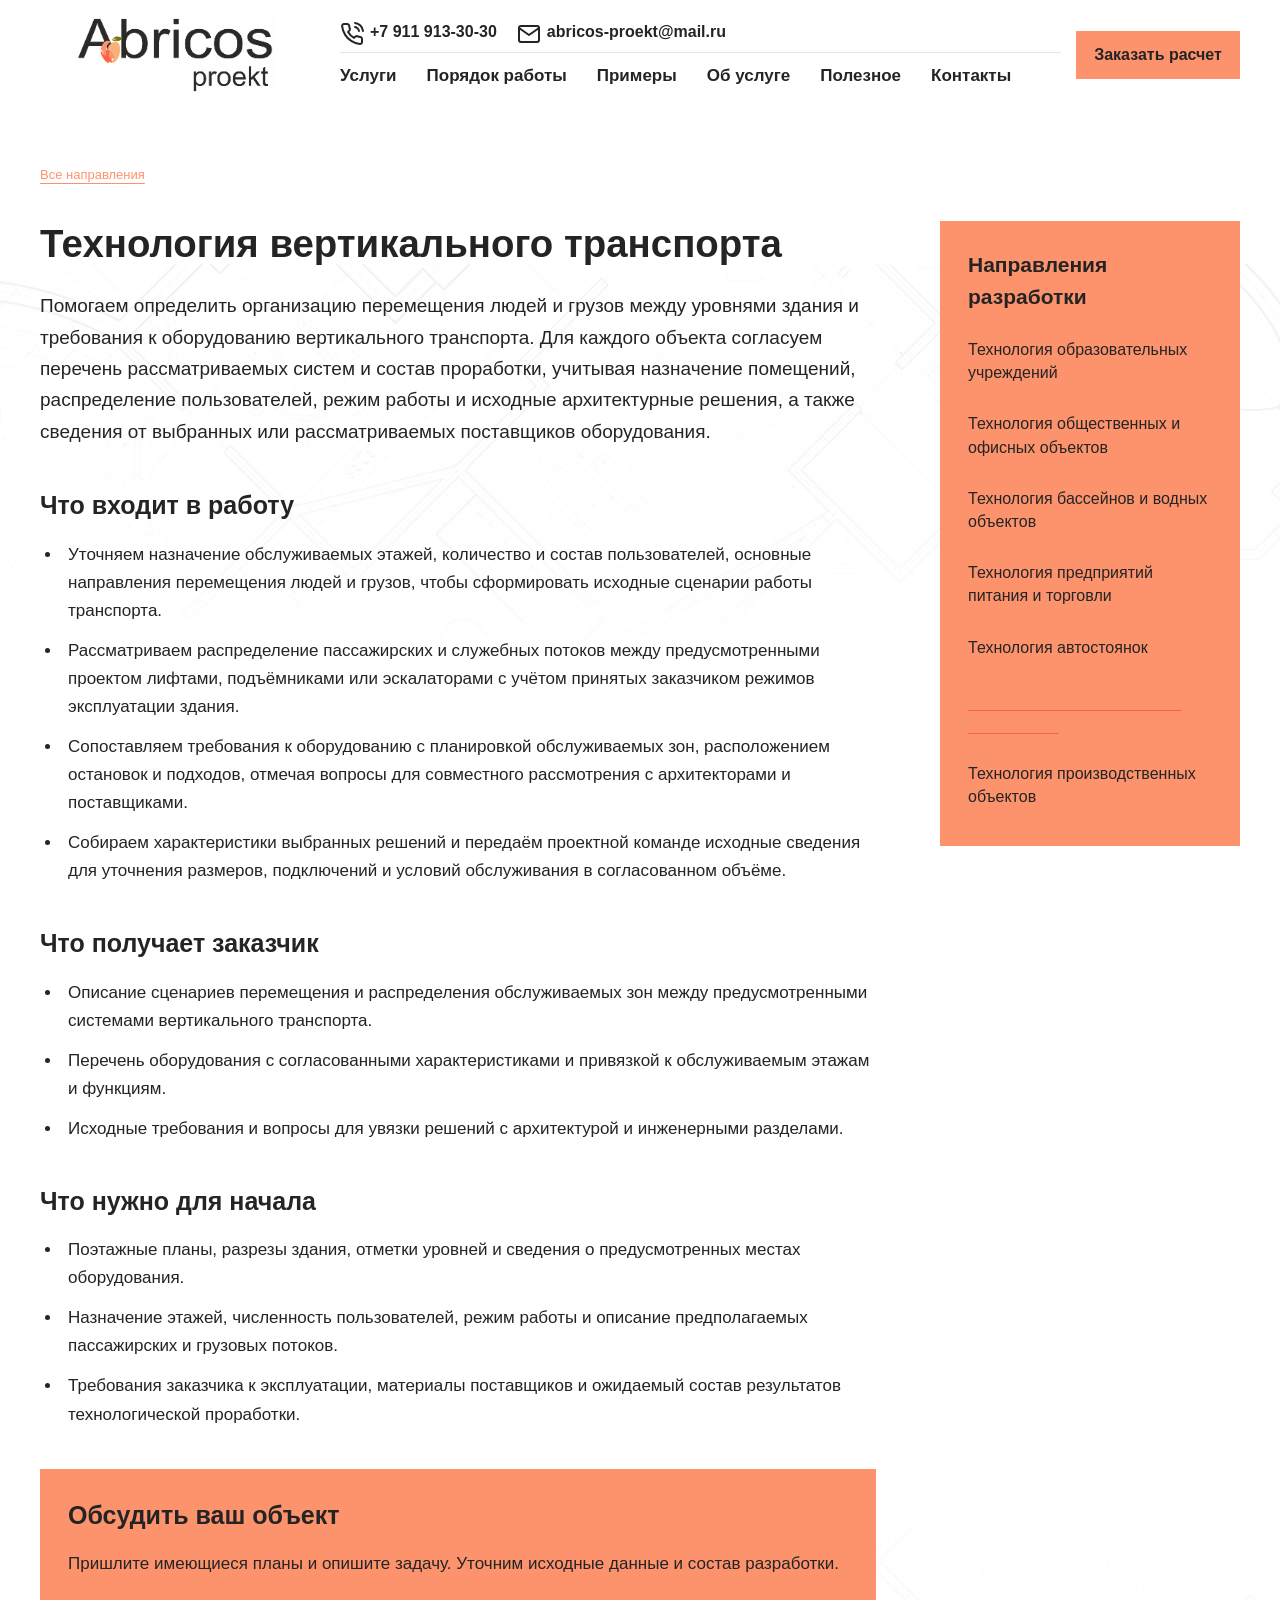
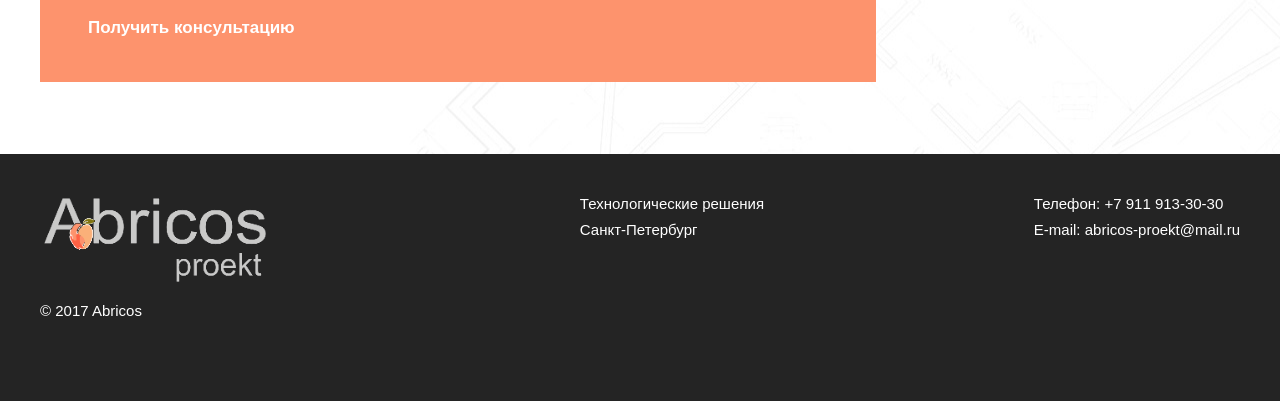
<file: tx/directions/vertical-transport.html>
<!doctype html><html lang="ru"><head><meta charset="utf-8"><meta name="viewport" content="width=device-width, initial-scale=1"><title>Технология вертикального транспорта — Абрикос</title><meta name="description" content="Помогаем определить организацию перемещения людей и грузов между уровнями здания и требования к оборудованию вертикального транспорта. Для каждого объекта согласуем перечень рассматриваемых систем и состав проработки, учитывая назначение помещений, распределение пользователей, режим работы и исходные архитектурные решения, а также сведения от выбранных или рассматриваемых поставщиков оборудования."><link rel="icon" href="../favicon-apricot.png?v=20261113" type="image/png"><link rel="stylesheet" href="../reference/css/rdev.css?v=20261113-services-scene" media="all"><link rel="stylesheet" href="../reference/css/autoptimize_single_64ac31699f5326cb3c76122498b76f66.css?v=20261113-services-scene" media="all"><link rel="stylesheet" href="../reference/css/style.min.css?v=20261113-services-scene" media="all"><link rel="stylesheet" href="../reference/css/autoptimize_single_9702a4618cb8e8863ee42831ed8bddbd.css?v=20261113-services-scene" media="all"><link rel="stylesheet" href="../reference/css/fusion-shortcodes.min.css?v=20261113-services-scene" media="all"><link rel="stylesheet" href="../reference/css/jquery.fancybox.min.css?v=20261113-services-scene" media="screen"><link rel="stylesheet" href="../reference/css/swiper-bundle.min.css?v=20261113-services-scene" media="all"><link rel="stylesheet" href="../reference/css/libs.min.css?v=20261113-services-scene" media="all"><link rel="stylesheet" href="../reference/css/main.min.css?v=20261113-services-scene" media="all"><link rel="stylesheet" href="../reference/css/lightbox.min.css?v=20261113-services-scene" media="all"><style>img:is([sizes="auto" i], [sizes^="auto," i]) { contain-intrinsic-size: 3000px 1500px }</style><style>/*! This file is auto-generated */
.wp-block-button__link{color:#fff;background-color:#32373c;border-radius:9999px;box-shadow:none;text-decoration:none;padding:calc(.667em + 2px) calc(1.333em + 2px);font-size:1.125em}.wp-block-file__button{background:#32373c;color:#fff;text-decoration:none}</style><style>#fancybox-outer{background:#ffffff}#fancybox-content{background:#ffffff;border-color:#ffffff;color:#000000;}#fancybox-title,#fancybox-title-float-main{color:#fff}</style><style>.fusion-title.fusion-sep-none .title-heading-left {
    font-weight: 600;
}

.records-projects:before {
		opacity: 0;
    visibility: hidden;
}

h1.title-h1 {
    font-size: 30px;
    line-height: 40px;
}

h1.title-h1.s2 {
    margin: 0 0 20px;
}

h1.slider-title {
    margin: 25px 0;
}

p.sub-title.c2 {
    margin: 30px 0 25px;
    font-size: 24px;
}

ul.disk-style {
    margin-left: 0;
    padding-left: 17px;
}
ul.disk-style li::marker {
    color: #242424;
}

img.center.s10 {
    margin: 0 auto;
    display: table;
}

	img.right-intro {
    margin: 10px auto 10px;
    display: table;
	}

.developments-post1 .developments-text .sub-title.s1, .sub-title.s1 {
    font-size: 24px;
}

.fusion-text.developments-text.s4 {
    padding-top: 20px;
    line-height: 2em;
}

.center.s41 {
		margin: -35px auto;
    display: table;
    width: 250px;
    max-width: 100%;
}

div.attention {
    margin-bottom: 17px;
    padding: 7px 7px 7px;
    border: 2px solid red;
    border-radius: 3px;
}

div.attention > p {
    margin-bottom: 0;
}

div.attention span.bold.red {
    margin-right: 12px;
    font-weight: 800;
    color: red;
}

::-webkit-details-marker {   display:none; }

.bottom-content .arrow-right li::marker, .arrow-right li::marker {
    content: none;
}

.bottom-content ul.arrow-right {
    padding-left: 0;
}

ul.arrow-right li:before {
    content: "\27A3";
		margin-right: 12px;
		color: #242424;
}

p.mt20 {
	margin-top: 20px;
}
.img-float-right.cm3 {
    font-size: 16px;
    font-weight: 600;
}
.img-float-right img {
		margin-left: 20px;
    width: 220px;
		float: right;
}
.img-float-right img.t3 {
    width: 270px;
}
.img-float-right img.t4 {
    width: auto;
}
.img-float-right.cm3 ul {
		margin-bottom: 25px;
    line-height: 1.7em;
}

article#blog-2-post-5223 .fusion-post-content-container {
    display: none;
}
article#blog-1-post-5223 .fusion-post-content-container {
    display: none;
}

.developments-post-wrap .developments-blog > div article#blog-2-post-5223 .fusion-post-content .fusion-meta-info a.fusion-read-more {
    position: absolute;
    max-width: 400px!important;
    max-height: 245px!important;
    margin: 0!important;
    top: 17px;
    left: 0;
    right: 0;
    bottom: 0;
    z-index: 10;
    color: transparent!important;
    display: -ms-flexbox;
    display: flex;
    -ms-flex-pack: center;
    justify-content: center;
    -ms-flex-align: center;
    align-items: center;
    text-align: center;
    font-size: 17px;
}

.developments-post-wrap .developments-blog > div article#blog-2-post-5223:hover .fusion-meta-info a.fusion-read-more {
	color: #fff !important;
}

.fusion-one-full.fusion-column-first.fusion-column-last.developments-box-wrap .img-float-right.cm3,
.fusion-blog-layout-grid article .img-float-right.cm3 {
    display: none;
}

@media (max-width: 991px) {

	div.attention {
    margin-top: 12px;
	}

	p.sub-title.s1 {
    margin: 25px auto;
	}

	.img-wrap.s41 img {
    margin: 0 auto;
	}
}

@media (max-width: 768px) {
	img.right-intro {
    margin: 20px auto 10px;
    display: table;
	}
	img.center.s10 {
		margin: 20px auto;
	}

}

@media (max-width: 480px) {
	.img-float-right img {
			margin: 0 auto;
			display: table;
			float: none;
			max-width: 90%;
	}
}</style><link rel="stylesheet" href="../tx.css?v=20261113-peach-brand"><script src="../replica.js?v=20261113-peach-brand" defer></script><link rel="stylesheet" href="../directions.css?v=20261112-directions"></head><body class="wp-singular page-template page-template-Services page-template-Services-php page page-id-2573 page-parent wp-theme-Avada wp-child-theme-Avada-Child user-registration-page fusion-image-hovers fusion-body ltr no-tablet-sticky-header no-mobile-sticky-header no-mobile-slidingbar no-mobile-totop mobile-logo-pos-left layout-wide-mode fusion-top-header menu-text-align-center mobile-menu-design-modern fusion-show-pagination-text fusion-header-layout-v1 avada-responsive avada-footer-fx-none fusion-search-form-classic"><div id="wrapper"><header class="fusion-header-wrapper"><div class="fusion-header-v1 fusion-logo-left fusion-sticky-menu-1 fusion-sticky-logo- fusion-mobile-logo- fusion-mobile-menu-design-modern"><div class="fusion-header-sticky-height"></div><div class="fusion-header fusion-header-v2"><div class="fusion-row"><div class="fusion-logo" data-margin-top="31px" data-margin-bottom="31px" data-margin-left="0" data-margin-right="0"> <a class="fusion-logo-link" href="../index.html#top"> <img src="../images/abricos-proekt.svg" width="2172" height="724" alt="abricos" class="fusion-standard-logo" decoding="async"> </a> <a class="fusion-logo-link color" href="../index.html#top"> <img src="../images/abricos-proekt.svg" width="2172" height="724" alt="abricos" class="fusion-standard-logo" decoding="async"> </a></div><div class="header-menu-v2"><div class="header-menu-v2__top-line"><div class="header-v2__top-line-phone"> <svg width="24" height="24" viewbox="0 0 24 24" fill="none" xmlns="http://www.w3.org/2000/svg" aria-hidden="true"> <path d="M15.0494 5C16.0262 5.19057 16.9238 5.66826 17.6275 6.37194C18.3312 7.07561 18.8089 7.97326 18.9994 8.95M15.0494 1C17.0787 1.22544 18.971 2.13417 20.4157 3.57701C21.8603 5.01984 22.7715 6.91101 22.9994 8.94M21.9994 16.92V19.92C22.0006 20.1985 21.9435 20.4742 21.832 20.7293C21.7204 20.9845 21.5567 21.2136 21.3515 21.4019C21.1463 21.5901 20.904 21.7335 20.6402 21.8227C20.3764 21.9119 20.0968 21.9451 19.8194 21.92C16.7423 21.5856 13.7864 20.5341 11.1894 18.85C8.77327 17.3147 6.72478 15.2662 5.18945 12.85C3.49942 10.2412 2.44769 7.27099 2.11944 4.18C2.09446 3.90347 2.12732 3.62476 2.21595 3.36162C2.30457 3.09849 2.44702 2.85669 2.63421 2.65162C2.82141 2.44655 3.04925 2.28271 3.30324 2.17052C3.55722 2.05833 3.83179 2.00026 4.10945 2H7.10945C7.59475 1.99522 8.06524 2.16708 8.43321 2.48353C8.80118 2.79999 9.04152 3.23945 9.10944 3.72C9.23607 4.68007 9.47089 5.62273 9.80945 6.53C9.94399 6.88792 9.97311 7.27691 9.89335 7.65088C9.8136 8.02485 9.62831 8.36811 9.35944 8.64L8.08945 9.91C9.513 12.4135 11.5859 14.4864 14.0894 15.91L15.3594 14.64C15.6313 14.3711 15.9746 14.1858 16.3486 14.1061C16.7225 14.0263 17.1115 14.0555 17.4694 14.19C18.3767 14.5286 19.3194 14.7634 20.2794 14.89C20.7652 14.9585 21.2088 15.2032 21.526 15.5775C21.8431 15.9518 22.0116 16.4296 21.9994 16.92Z" stroke="#242424" stroke-width="2" stroke-linecap="round" stroke-linejoin="round"></path> </svg> <a href="tel:+79119133030">+7 911 913-30-30</a></div><div class="header-v2__top-line-mail"> <svg width="24" height="24" viewbox="0 0 24 24" fill="none" xmlns="http://www.w3.org/2000/svg" aria-hidden="true"> <path d="M4 4H20C21.1 4 22 4.9 22 6V18C22 19.1 21.1 20 20 20H4C2.9 20 2 19.1 2 18V6C2 4.9 2.9 4 4 4Z" stroke="#242424" stroke-width="2" stroke-linecap="round" stroke-linejoin="round"></path> <path d="M22 6L12 13L2 6" stroke="#242424" stroke-width="2" stroke-linecap="round" stroke-linejoin="round"></path> </svg> <a class="header-v2__top-line-mail" href="mailto:abricos-proekt@mail.ru">abricos-proekt@mail.ru</a></div></div><nav class="fusion-main-menu" aria-label="Навигация по странице" itemscope itemtype="http://schema.org/SiteNavigationElement"><ul id="menu-glavnoe-menyu" class="fusion-menu"><li class="menu-item"><a href="../index.html#directions">Услуги</a></li><li class="menu-item"><a href="../index.html#process">Порядок работы</a></li><li class="menu-item"><a href="../index.html#projects">Примеры</a></li><li class="menu-item"><a href="../index.html#details">Об услуге</a></li><li class="menu-item"><a href="../index.html#useful">Полезное</a></li><li class="menu-item"><a href="../index.html#contact">Контакты</a></li></ul></nav><div class="fusion-mobile-menu-icons"><button class="replica-menu-toggle" type="button" aria-label="Открыть меню" aria-expanded="false" aria-controls="mobile-menu-v2-wrapper"><svg viewbox="0 0 24 24"><path d="M3 6h18M3 12h18M3 18h18"></path></svg></button></div><div id="mobile-menu-v2-wrapper" class="mobile-menu-v2-wrapper"><ul id="menu-glavnoe-menyu-2" class="mobile-menu-v2"><li class="menu-item"><a href="../index.html#directions">Услуги</a></li><li class="menu-item"><a href="../index.html#process">Порядок работы</a></li><li class="menu-item"><a href="../index.html#projects">Примеры</a></li><li class="menu-item"><a href="../index.html#details">Об услуге</a></li><li class="menu-item"><a href="../index.html#useful">Полезное</a></li><li class="menu-item"><a href="../index.html#contact">Контакты</a></li></ul><div class="mobile-menu-v2__telephone"><a href="tel:+79119133030">+7 911 913-30-30</a></div><div class="mobile-menu-v2__adinfo"><div class="mobile-menu-v2__adinfo-time-work">Время работы: <span>9:00-18:00</span></div><div class="mobile-menu-v2__adinfo-mail">Email: <a href="mailto:abricos-proekt@mail.ru">abricos-proekt@mail.ru</a></div></div></div>  </div><div class="head-container-rt head-container-rt__v2"><div class="head-modal-btn"> <a id="modal-head" href="../index.html#contact">Заказать расчет</a></div></div></div></div></div><div class="fusion-clearfix"></div></header>
<main id="main" class="direction-main"><div class="direction-page" id="top">
<a class="direction-back" href="../index.html#directions">Все направления</a>
<div class="direction-layout"><article class="direction-article">
<h1>Технология вертикального транспорта</h1><p class="direction-intro">Помогаем определить организацию перемещения людей и грузов между уровнями здания и требования к оборудованию вертикального транспорта. Для каждого объекта согласуем перечень рассматриваемых систем и состав проработки, учитывая назначение помещений, распределение пользователей, режим работы и исходные архитектурные решения, а также сведения от выбранных или рассматриваемых поставщиков оборудования.</p>
<section class="direction-section"><h2>Что входит в работу</h2><ul><li>Уточняем назначение обслуживаемых этажей, количество и состав пользователей, основные направления перемещения людей и грузов, чтобы сформировать исходные сценарии работы транспорта.</li><li>Рассматриваем распределение пассажирских и служебных потоков между предусмотренными проектом лифтами, подъёмниками или эскалаторами с учётом принятых заказчиком режимов эксплуатации здания.</li><li>Сопоставляем требования к оборудованию с планировкой обслуживаемых зон, расположением остановок и подходов, отмечая вопросы для совместного рассмотрения с архитекторами и поставщиками.</li><li>Собираем характеристики выбранных решений и передаём проектной команде исходные сведения для уточнения размеров, подключений и условий обслуживания в согласованном объёме.</li></ul></section>
<section class="direction-section"><h2>Что получает заказчик</h2><ul><li>Описание сценариев перемещения и распределения обслуживаемых зон между предусмотренными системами вертикального транспорта.</li><li>Перечень оборудования с согласованными характеристиками и привязкой к обслуживаемым этажам и функциям.</li><li>Исходные требования и вопросы для увязки решений с архитектурой и инженерными разделами.</li></ul></section>
<section class="direction-section"><h2>Что нужно для начала</h2><ul><li>Поэтажные планы, разрезы здания, отметки уровней и сведения о предусмотренных местах оборудования.</li><li>Назначение этажей, численность пользователей, режим работы и описание предполагаемых пассажирских и грузовых потоков.</li><li>Требования заказчика к эксплуатации, материалы поставщиков и ожидаемый состав результатов технологической проработки.</li></ul></section>
<div class="direction-consultation"><h2>Обсудить ваш объект</h2><p>Пришлите имеющиеся планы и опишите задачу. Уточним исходные данные и состав разработки.</p><a class="direction-cta" href="../index.html#contact">Получить консультацию</a></div>
</article><aside class="direction-sidebar"><nav aria-label="Направления разработки"><h2>Направления разработки</h2><ul><li><a href="education.html">Технология образовательных учреждений</a></li><li><a href="public-offices.html">Технология общественных и офисных объектов</a></li><li><a href="pools.html">Технология бассейнов и водных объектов</a></li><li><a href="food-retail.html">Технология предприятий питания и торговли</a></li><li><a href="parking.html">Технология автостоянок</a></li><li><a href="vertical-transport.html" aria-current="page">Технология вертикального транспорта</a></li><li><a href="production.html">Технология производственных объектов</a></li></ul></nav></aside></div>
</div></main><div class="fusion-footer"><footer class="footer-v2__container"><div class="fusion-row"><div class="fusion-columns"><div class="footer-v2"><div class="footer-v2__bottom"><div class="footer-v2__logo"><a href="../index.html#top"><img src="../images/abricos-proekt-footer.svg?v=20261113-orange" alt="abricos"></a><p>© 2017 Abricos</p></div><div class="footer-v2__yr-info"><p>Технологические решения</p><p>Санкт-Петербург</p></div><div class="footer-v2__contacts"><p>Телефон: <a href="tel:+79119133030">+7 911 913-30-30</a></p><p>E-mail: <a href="mailto:abricos-proekt@mail.ru">abricos-proekt@mail.ru</a></p></div></div></div></div></div></footer></div></div></body></html>
</file>
<file: styles.css>
:root {
  --forest: #233449;
  --forest-deep: #182b40;
  --moss: #606c38;
  --sage: #627185;
  --sage-soft: #b7c2ad;
  --sand: #ffffff;
  --oat: #eef2f6;
  --clay: #b08b6e;
  --terracotta: #235db5;
  --ink: #243448;
  --line: rgba(36, 52, 72, 0.22);
  --light-line: rgba(255, 255, 255, 0.22);
  --radius: 4px;
  --page: min(1280px, calc(100vw - 48px));
  --font-grotesk: "Helvetica Neue", Helvetica, Arial, sans-serif;
}

* {
  box-sizing: border-box;
}

html {
  scroll-behavior: smooth;
  background: var(--forest);
}

body {
  margin: 0;
  color: var(--ink);
  background: var(--sand);
  font-family: var(--font-grotesk);
  font-size: 16px;
  line-height: 1.55;
  overflow-x: hidden;
}

body::before {
  position: fixed;
  z-index: 100;
  inset: 0;
  content: "";
  pointer-events: none;
  opacity: 0.022;
  background-image: url("data:image/svg+xml,%3Csvg viewBox='0 0 180 180' xmlns='http://www.w3.org/2000/svg'%3E%3Cfilter id='n'%3E%3CfeTurbulence type='fractalNoise' baseFrequency='.9' numOctaves='3' stitchTiles='stitch'/%3E%3C/filter%3E%3Crect width='100%25' height='100%25' filter='url(%23n)' opacity='.8'/%3E%3C/svg%3E");
}

::selection {
  color: var(--sand);
  background: var(--terracotta);
}

a {
  color: inherit;
  text-decoration: none;
}

button,
input,
textarea {
  font: inherit;
}

button,
a {
  -webkit-tap-highlight-color: transparent;
}

img {
  display: block;
  width: 100%;
}

main {
  overflow: clip;
}

h1,
h2,
h3,
p {
  margin-top: 0;
}

h1,
h2 {
  margin-bottom: 0;
  font-weight: 800;
  letter-spacing: -0.065em;
  line-height: 0.92;
}

h2 {
  font-size: clamp(3rem, 6.6vw, 7.1rem);
}

h2 em,
h1 span {
  display: block;
  color: var(--terracotta);
  font-family: inherit;
  font-weight: 800;
}

h2 em {
  font-style: normal;
}

em {
  font-style: normal;
}

.eyebrow {
  margin-bottom: 24px;
  font-size: 0.72rem;
  font-weight: 650;
  letter-spacing: 0.13em;
  line-height: 1.4;
  text-transform: uppercase;
}

.section-light {
  background: var(--sand);
}

.section-dark {
  color: var(--sand);
  background: var(--forest);
}

.js [data-reveal] {
  opacity: 1;
  transform: none;
}

.js [data-reveal].is-visible {
  opacity: 1;
  transform: translateY(0);
}

.logo {
  display: inline-flex;
  flex-direction: column;
  width: max-content;
  line-height: 0.8;
}

.logo__word {
  color: var(--sand);
  font-size: 1.48rem;
  font-weight: 620;
  letter-spacing: -0.09em;
}

.logo__fruit {
  position: relative;
  color: var(--terracotta);
  font-family: inherit;
  font-style: normal;
}

.logo__fruit::after {
  position: absolute;
  top: -0.08em;
  right: -0.12em;
  width: 0.28em;
  height: 0.12em;
  content: "";
  border-radius: 100%;
  background: #f5f7fa;
  transform: rotate(-28deg);
}

.logo__sub {
  align-self: flex-end;
  margin-top: 7px;
  color: var(--sand);
  font-size: 0.48rem;
  font-weight: 620;
  letter-spacing: 0.28em;
  text-transform: uppercase;
}

.site-header {
  position: fixed;
  z-index: 50;
  top: 0;
  left: 0;
  display: grid;
  grid-template-columns: auto 1fr;
  align-items: center;
  width: 100%;
  height: 88px;
  padding: 0 max(24px, calc((100vw - 1280px) / 2));
  color: var(--sand);
  border-bottom: 1px solid rgba(255, 255, 255, 0.12);
  background: linear-gradient(180deg, rgba(22, 37, 31, 0.74), rgba(22, 37, 31, 0));
  transition: height 300ms ease, background 300ms ease, backdrop-filter 300ms ease;
}

.site-header--scrolled {
  height: 72px;
  background: rgba(22, 37, 31, 0.92);
  backdrop-filter: blur(16px);
}

.site-header__logo {
  position: relative;
  z-index: 2;
}

.site-nav {
  display: flex;
  align-items: center;
  justify-content: flex-end;
  gap: clamp(18px, 2.8vw, 42px);
  font-size: 0.8rem;
}

.site-nav > a:not(.site-nav__contact) {
  position: relative;
  opacity: 0.78;
  transition: opacity 220ms ease;
}

.site-nav > a:not(.site-nav__contact)::after {
  position: absolute;
  right: 0;
  bottom: -6px;
  left: 0;
  height: 1px;
  content: "";
  background: var(--terracotta);
  transform: scaleX(0);
  transform-origin: right;
  transition: transform 240ms ease;
}

.site-nav > a:hover {
  opacity: 1;
}

.site-nav > a:hover::after {
  transform: scaleX(1);
  transform-origin: left;
}

.site-nav__contact {
  display: inline-flex;
  align-items: center;
  min-height: 44px;
  padding: 0 18px;
  gap: 13px;
  border: 1px solid rgba(255, 255, 255, 0.4);
  border-radius: 999px;
  transition: color 240ms ease, background 240ms ease;
}

.site-nav__contact:hover {
  color: var(--forest);
  background: var(--sand);
}



.menu-toggle {
  display: none;
  border: 0;
  background: transparent;
}

.hero {
  position: relative;
  display: grid;
  grid-template-columns: minmax(0, 1.05fr) minmax(380px, 0.95fr);
  min-height: 100svh;
  padding: clamp(150px, 16vh, 190px) max(24px, calc((100vw - 1280px) / 2)) 118px;
  color: var(--sand);
  background:
    radial-gradient(circle at 74% 32%, rgba(139, 157, 131, 0.23), transparent 26%),
    var(--forest-deep);
}

.hero__content {
  position: relative;
  z-index: 2;
  align-self: center;
  max-width: 770px;
  padding-right: 32px;
}

.hero__eyebrow {
  max-width: 470px;
  color: var(--sage-soft);
}

.hero h1 {
  max-width: 860px;
  font-size: clamp(3.65rem, 7.5vw, 8.2rem);
}

.hero h1 span {
  margin: 0.06em 0 0.12em;
  font-size: 0.9em;
  font-style: normal;
}

.hero__lead {
  max-width: 540px;
  margin: 38px 0 0;
  color: rgba(255, 255, 255, 0.72);
  font-size: clamp(1rem, 1.4vw, 1.22rem);
}

.hero__actions {
  display: flex;
  align-items: center;
  margin-top: 38px;
  gap: 30px;
}

.button {
  display: inline-flex;
  align-items: center;
  justify-content: space-between;
  min-height: 58px;
  padding: 0 24px;
  gap: 30px;
  border: 0;
  border-radius: 999px;
  cursor: pointer;
  font-size: 0.84rem;
  font-weight: 650;
  transition: color 240ms ease, background 240ms ease, transform 240ms ease;
}

.button:hover {
  transform: translateY(-2px);
}

.button--primary {
  color: var(--forest);
  background: var(--terracotta);
}

.button--primary:hover {
  background: var(--oat);
}

.button--sand {
  color: var(--forest);
  background: var(--sand);
}

.button--outline {
  color: var(--forest);
  border: 1px solid var(--forest);
  background: transparent;
}

.button--outline:hover {
  color: var(--sand);
  background: var(--forest);
}

.button--dark {
  width: 100%;
  color: var(--sand);
  background: var(--forest-deep);
}

.text-link {
  display: inline-flex;
  align-items: center;
  padding: 10px 0;
  gap: 15px;
  border-bottom: 1px solid currentColor;
  font-size: 0.84rem;
  font-weight: 600;
}

.text-link--light {
  color: var(--sand);
}

.hero__visual {
  position: relative;
  align-self: center;
  width: min(100%, 560px);
  margin-left: auto;
}

.hero__arch {
  position: relative;
  z-index: 1;
  aspect-ratio: 0.78;
  overflow: hidden;
  border-radius: 48% 48% 28px 28px;
  transform: rotate(1.5deg);
  animation: breathe 8s ease-in-out infinite;
}

.hero__arch::after {
  position: absolute;
  inset: 0;
  content: "";
  background: linear-gradient(180deg, transparent 58%, rgba(22, 37, 31, 0.55));
}

.hero__arch img {
  height: 100%;
  object-fit: cover;
  object-position: 56% center;
}

.hero__note {
  position: absolute;
  z-index: 3;
  right: -28px;
  bottom: 13%;
  display: flex;
  align-items: center;
  justify-content: center;
  flex-direction: column;
  width: 142px;
  height: 142px;
  color: var(--forest);
  border-radius: 50%;
  background: var(--terracotta);
  transform: rotate(7deg);
}

.hero__note span {
  font-family: inherit;
  font-size: 0.92rem;
  font-style: normal;
  font-weight: 700;
}

.hero__note strong {
  font-size: 0.72rem;
  letter-spacing: 0.1em;
  text-transform: uppercase;
}

@keyframes breathe {
  0%,
  100% { transform: rotate(1.5deg) scale(1); }
  50% { transform: rotate(0.5deg) scale(1.012); }
}

.hero__types {
  position: absolute;
  right: 0;
  bottom: 0;
  left: 0;
  display: flex;
  justify-content: space-between;
  height: 62px;
  padding: 0 max(24px, calc((100vw - 1280px) / 2));
  color: rgba(255, 255, 255, 0.58);
  border-top: 1px solid rgba(255, 255, 255, 0.12);
  align-items: center;
  font-size: 0.7rem;
  font-weight: 600;
  letter-spacing: 0.12em;
  text-transform: uppercase;
}

.manifesto {
  position: relative;
  display: grid;
  grid-template-columns: 1fr 0.7fr;
  min-height: 720px;
  padding: 145px max(24px, calc((100vw - 1280px) / 2));
  gap: clamp(60px, 10vw, 160px);
  border-top: 1px solid var(--light-line);
}

.section-index {
  position: absolute;
  top: 44px;
  left: max(24px, calc((100vw - 1280px) / 2));
  color: rgba(255, 255, 255, 0.34);
  font-family: inherit;
  font-size: 0.8rem;
  font-weight: 700;
}

.manifesto h2 {
  font-size: clamp(3.7rem, 7.8vw, 7.8rem);
}

.manifesto__copy {
  position: relative;
  z-index: 2;
  align-self: center;
  max-width: 520px;
}

.manifesto__copy p {
  color: rgba(255, 255, 255, 0.7);
}

.manifesto__copy .manifesto__lead {
  margin-bottom: 28px;
  color: var(--sand);
  font-family: inherit;
  font-size: clamp(1.55rem, 2.5vw, 2.45rem);
  font-weight: 700;
  letter-spacing: -0.035em;
  line-height: 1.18;
}

.manifesto__copy .text-link {
  margin-top: 24px;
}

.apricot-shape {
  position: absolute;
  right: -50px;
  bottom: -90px;
  width: 270px;
  height: 270px;
  border: 1px solid rgba(255, 255, 255, 0.14);
  border-radius: 44% 56% 48% 52%;
  transform: rotate(28deg);
}

.apricot-shape::before,
.apricot-shape::after {
  position: absolute;
  content: "";
  border-radius: 50%;
}

.apricot-shape::before {
  inset: 35px;
  background: rgba(198, 107, 61, 0.18);
}

.apricot-shape::after {
  top: 19px;
  right: 33px;
  width: 56px;
  height: 25px;
  border-radius: 100%;
  background: rgba(139, 157, 131, 0.45);
  transform: rotate(-30deg);
}

.services,
.process {
  padding: 140px max(24px, calc((100vw - 1280px) / 2));
}

.section-heading {
  display: grid;
  grid-template-columns: 1.3fr 0.7fr;
  align-items: end;
  margin-bottom: 80px;
  gap: clamp(50px, 10vw, 150px);
}

.section-heading > p {
  max-width: 430px;
  margin: 0 0 8px;
  color: rgba(36, 52, 72, 0.73);
  font-size: 1.04rem;
}

.section-heading h2 {
  font-size: clamp(3.2rem, 6.3vw, 6.7rem);
}

.services__grid {
  display: grid;
  grid-template-columns: repeat(3, 1fr);
  border-top: 1px solid var(--line);
  border-left: 1px solid var(--line);
}

.service-card {
  display: flex;
  flex-direction: column;
  min-height: 390px;
  padding: 34px;
  border-right: 1px solid var(--line);
  border-bottom: 1px solid var(--line);
  transition: color 320ms ease, background 320ms ease;
}

.service-card:hover {
  color: var(--ink);
  background: var(--forest);
}

.service-card__number {
  margin-bottom: auto;
  color: var(--terracotta);
  font-family: inherit;
  font-size: 1rem;
  font-weight: 800;
}

.service-card h3 {
  margin-bottom: 18px;
  font-family: inherit;
  font-size: clamp(1.75rem, 2.6vw, 2.7rem);
  font-weight: 800;
  letter-spacing: -0.055em;
  line-height: 0.96;
}

.service-card p {
  max-width: 360px;
  margin-bottom: 26px;
  color: rgba(36, 52, 72, 0.72);
  font-size: 0.9rem;
}

.service-card:hover p {
  color: #536477;
}

.service-card__tags {
  display: flex;
  flex-wrap: wrap;
  gap: 7px;
}

.service-card__tags span {
  padding: 6px 10px;
  border: 1px solid currentColor;
  border-radius: 999px;
  font-size: 0.62rem;
  letter-spacing: 0.04em;
}

.directions {
  padding: 140px max(24px, calc((100vw - 1280px) / 2));
  color: var(--sand);
  background: var(--terracotta);
}

.section-heading--compact {
  margin-bottom: 58px;
}

.directions .section-heading h2 em {
  color: var(--forest);
}

.directions .section-heading > p {
  color: rgba(30, 48, 41, 0.78);
}

.directions__grid {
  display: grid;
  grid-template-columns: repeat(2, minmax(0, 1fr));
  grid-auto-rows: 470px;
  gap: 18px;
}

.direction-card {
  position: relative;
  overflow: hidden;
  border-radius: var(--radius);
}

.direction-card img {
  height: 100%;
  object-fit: cover;
  transition: transform 700ms ease;
}

.direction-card:hover img {
  transform: scale(1.035);
}

.direction-card__shade {
  position: absolute;
  inset: 0;
  background: linear-gradient(180deg, rgba(22, 37, 31, 0.04), rgba(22, 37, 31, 0.82));
}

.direction-card__number {
  position: absolute;
  top: 24px;
  right: 24px;
  display: grid;
  width: 48px;
  height: 48px;
  place-items: center;
  border: 1px solid rgba(255, 255, 255, 0.48);
  border-radius: 50%;
  font-family: inherit;
  font-size: 0.76rem;
  font-weight: 700;
}

.direction-card__content {
  position: absolute;
  right: 28px;
  bottom: 27px;
  left: 28px;
}

.direction-card__content > span {
  display: block;
  margin-bottom: 12px;
  color: var(--sage-soft);
  font-size: 0.62rem;
  font-weight: 650;
  letter-spacing: 0.13em;
  text-transform: uppercase;
}

.direction-card__content h3 {
  margin-bottom: 10px;
  font-family: inherit;
  font-size: clamp(2rem, 3.4vw, 3.5rem);
  font-weight: 800;
  letter-spacing: -0.055em;
  line-height: 0.94;
}

.direction-card__content p {
  max-width: 470px;
  margin-bottom: 0;
  color: rgba(255, 255, 255, 0.74);
}

.deliverables {
  display: grid;
  grid-template-columns: 0.9fr 1.1fr;
  padding: 150px max(24px, calc((100vw - 1280px) / 2));
  gap: clamp(60px, 10vw, 160px);
  background-image:
    linear-gradient(rgba(255, 255, 255, 0.035) 1px, transparent 1px),
    linear-gradient(90deg, rgba(255, 255, 255, 0.035) 1px, transparent 1px);
  background-size: 44px 44px;
}

.deliverables__intro {
  align-self: start;
  position: sticky;
  top: 120px;
}

.deliverables__intro h2 {
  font-size: clamp(3.2rem, 5.8vw, 6.3rem);
}

.deliverables__intro > p:not(.eyebrow) {
  max-width: 520px;
  margin: 34px 0;
  color: #536477;
}

.deliverables__list {
  border-top: 1px solid var(--light-line);
}

.deliverables__list article {
  display: grid;
  grid-template-columns: 54px 1fr;
  padding: 34px 0;
  gap: 22px;
  border-bottom: 1px solid var(--light-line);
}

.deliverables__list article > span {
  color: var(--terracotta);
  font-family: inherit;
  font-size: 0.78rem;
  font-weight: 800;
}

.deliverables__list h3 {
  margin-bottom: 9px;
  font-family: inherit;
  font-size: 1.75rem;
  font-weight: 800;
  letter-spacing: -0.045em;
}

.deliverables__list p {
  max-width: 520px;
  margin-bottom: 0;
  color: rgba(255, 255, 255, 0.64);
  font-size: 0.9rem;
}

.process {
  background: var(--oat);
}

.process-ribbon {
  position: relative;
  display: grid;
  grid-template-columns: repeat(6, 1fr);
  padding-top: 14px;
}

.process-ribbon__line {
  position: absolute;
  top: 36px;
  right: 8.3%;
  left: 8.3%;
  height: 2px;
  background: var(--terracotta);
}

.process-step {
  position: relative;
  padding-right: 22px;
}

.process-step__dot {
  position: relative;
  z-index: 2;
  display: grid;
  width: 46px;
  height: 46px;
  margin-bottom: 34px;
  place-items: center;
  color: var(--sand);
  border: 7px solid var(--oat);
  border-radius: 50%;
  background: var(--forest);
  box-sizing: content-box;
}

.process-step__dot span {
  font-family: inherit;
  font-size: 0.7rem;
  font-weight: 800;
}

.process-step h3 {
  margin-bottom: 12px;
  font-family: inherit;
  font-size: 1.5rem;
  font-weight: 800;
  letter-spacing: -0.045em;
}

.process-step p {
  color: rgba(36, 52, 72, 0.69);
  font-size: 0.78rem;
}

.archive {
  display: grid;
  grid-template-columns: 1.2fr 0.8fr;
  min-height: 840px;
  padding: 110px max(24px, calc((100vw - 1280px) / 2));
  gap: clamp(50px, 8vw, 120px);
  background: #f5f7fa;
}

.archive__collage {
  position: relative;
  min-height: 610px;
}

.archive__image {
  position: absolute;
  overflow: hidden;
  border-radius: var(--radius);
}

.archive__image img {
  height: 100%;
  object-fit: cover;
}

.archive__image--main {
  top: 0;
  right: 17%;
  bottom: 7%;
  left: 0;
}

.archive__image--side {
  right: 0;
  bottom: 0;
  width: 38%;
  height: 44%;
  border: 12px solid var(--sage);
  box-sizing: content-box;
}

.archive__copy {
  align-self: center;
}

.archive__copy h2 {
  font-size: clamp(3.3rem, 6vw, 6.4rem);
}

.archive__copy h2 em {
  color: var(--forest);
}

.archive__copy > p:not(.eyebrow) {
  max-width: 500px;
  margin: 34px 0;
  color: rgba(36, 52, 72, 0.76);
}

.faq {
  display: grid;
  grid-template-columns: 0.72fr 1.28fr;
  padding: 140px max(24px, calc((100vw - 1280px) / 2));
  gap: clamp(60px, 11vw, 170px);
  background: var(--sand);
}

.faq__heading {
  align-self: start;
  position: sticky;
  top: 120px;
}

.faq__heading h2 {
  font-size: clamp(3.7rem, 7vw, 7.2rem);
}

.faq__heading > p:not(.eyebrow) {
  max-width: 390px;
  margin-top: 30px;
  color: rgba(36, 52, 72, 0.68);
}

.faq__list {
  border-top: 1px solid var(--line);
}

.faq-item {
  border-bottom: 1px solid var(--line);
}

.faq-item button {
  display: grid;
  grid-template-columns: 1fr 34px;
  align-items: center;
  width: 100%;
  padding: 30px 0;
  color: var(--ink);
  border: 0;
  background: transparent;
  cursor: pointer;
  text-align: left;
}

.faq-item button span {
  font-family: inherit;
  font-size: clamp(1.35rem, 2.2vw, 2rem);
  font-weight: 800;
  letter-spacing: -0.045em;
}

.faq-item button i {
  position: relative;
  width: 30px;
  height: 30px;
  border: 1px solid var(--ink);
  border-radius: 50%;
}

.faq-item button i::before,
.faq-item button i::after {
  position: absolute;
  top: 50%;
  left: 50%;
  width: 10px;
  height: 1px;
  content: "";
  background: var(--ink);
  transform: translate(-50%, -50%);
  transition: transform 240ms ease;
}

.faq-item button i::after {
  transform: translate(-50%, -50%) rotate(90deg);
}

.faq-item--open button i::after {
  transform: translate(-50%, -50%) rotate(0deg);
}

.faq-item__answer {
  display: grid;
  grid-template-rows: 0fr;
  visibility: hidden;
  transition: grid-template-rows 320ms ease, visibility 320ms ease;
}

.faq-item__answer p {
  overflow: hidden;
  max-width: 670px;
  margin: 0;
  color: rgba(36, 52, 72, 0.68);
}

.faq-item--open .faq-item__answer {
  grid-template-rows: 1fr;
  visibility: visible;
}

.faq-item--open .faq-item__answer p {
  padding: 0 54px 30px 0;
}

.contact {
  display: grid;
  grid-template-columns: 0.9fr 1.1fr;
  padding: 140px max(24px, calc((100vw - 1280px) / 2));
  gap: clamp(60px, 10vw, 140px);
  color: var(--forest);
  background: var(--terracotta);
}

.contact__intro h2 {
  font-size: clamp(3.5rem, 6.7vw, 7.1rem);
}

.contact__intro h2 em {
  color: var(--sand);
}

.contact__intro > p:not(.eyebrow) {
  max-width: 560px;
  margin: 32px 0;
  color: rgba(30, 48, 41, 0.77);
}

.contact__direct {
  display: flex;
  align-items: flex-start;
  flex-direction: column;
  gap: 8px;
}

.contact__direct a {
  border-bottom: 1px solid currentColor;
  font-family: inherit;
  font-size: 1.2rem;
  font-weight: 700;
}

.brief-form {
  align-self: start;
  padding: 38px;
  border-radius: var(--radius);
  background: var(--sand);
}

.brief-form__row {
  display: grid;
  grid-template-columns: repeat(2, 1fr);
  gap: 18px;
}

.brief-form label {
  display: block;
  margin-bottom: 22px;
}

.brief-form label > span {
  display: block;
  margin-bottom: 9px;
  font-size: 0.67rem;
  font-weight: 650;
  letter-spacing: 0.05em;
  text-transform: uppercase;
}

.brief-form input,
.brief-form textarea {
  width: 100%;
  padding: 14px 0;
  color: var(--ink);
  outline: none;
  border: 0;
  border-bottom: 1px solid rgba(36, 52, 72, 0.36);
  border-radius: 0;
  background: transparent;
  resize: vertical;
  transition: border-color 200ms ease;
}

.brief-form input:focus,
.brief-form textarea:focus {
  border-color: var(--terracotta);
}

.brief-form input::placeholder,
.brief-form textarea::placeholder {
  color: rgba(36, 52, 72, 0.4);
}

.brief-form__note {
  margin: 15px 8px 0;
  color: rgba(36, 52, 72, 0.56);
  font-size: 0.67rem;
}

.footer {
  display: grid;
  grid-template-columns: 0.6fr 1.1fr 0.5fr;
  align-items: start;
  padding: 80px max(24px, calc((100vw - 1280px) / 2)) 30px;
  gap: 50px;
  color: var(--sand);
  background: var(--forest-deep);
}

.footer > p {
  max-width: 500px;
  color: rgba(255, 255, 255, 0.58);
}

.footer__links {
  display: flex;
  align-items: flex-end;
  flex-direction: column;
  gap: 7px;
}

.footer__links a {
  border-bottom: 1px solid rgba(255, 255, 255, 0.42);
}

.footer__bottom {
  display: flex;
  grid-column: 1 / -1;
  justify-content: space-between;
  margin-top: 55px;
  padding-top: 24px;
  color: rgba(255, 255, 255, 0.42);
  border-top: 1px solid rgba(255, 255, 255, 0.12);
  font-size: 0.64rem;
  letter-spacing: 0.04em;
}

.portfolio-page {
  min-height: 100vh;
  background: var(--sand);
}

.portfolio-site-header .site-nav a[aria-current="page"] {
  color: var(--terracotta);
  opacity: 1;
}

.portfolio-hero {
  padding: 176px max(24px, calc((100vw - 1280px) / 2)) 88px;
  color: var(--sand);
  background: var(--forest-deep);
}

.portfolio-hero h1 {
  max-width: 1150px;
  font-size: clamp(4.7rem, 11vw, 10.8rem);
  font-weight: 800;
  letter-spacing: -0.075em;
  line-height: 0.82;
}

.portfolio-hero h1 span {
  margin-top: 0.14em;
  color: var(--terracotta);
  font-size: 0.62em;
  font-weight: 800;
}

.portfolio-hero__bottom {
  display: grid;
  grid-template-columns: 1fr auto;
  align-items: end;
  margin-top: 72px;
  gap: 60px;
}

.portfolio-hero__bottom p {
  max-width: 620px;
  margin: 0;
  color: rgba(255, 255, 255, 0.68);
  font-size: clamp(1rem, 1.6vw, 1.3rem);
}

.portfolio-hero__bottom a {
  display: inline-flex;
  align-items: center;
  padding-bottom: 8px;
  gap: 18px;
  border-bottom: 1px solid currentColor;
  font-size: 0.82rem;
  font-weight: 700;
}

.portfolio-catalog {
  padding: 48px max(24px, calc((100vw - 1280px) / 2)) 140px;
}

.portfolio-filters {
  position: sticky;
  z-index: 5;
  top: 72px;
  display: flex;
  overflow-x: auto;
  margin: 0 -1px 54px;
  padding: 14px 0;
  gap: 8px;
  background: rgba(255, 255, 255, 0.94);
  backdrop-filter: blur(14px);
  scrollbar-width: none;
}

.portfolio-filters::-webkit-scrollbar {
  display: none;
}

.portfolio-filters button {
  flex: 0 0 auto;
  min-height: 42px;
  padding: 0 17px;
  color: var(--ink);
  border: 1px solid var(--line);
  border-radius: 999px;
  background: transparent;
  cursor: pointer;
  font-size: 0.74rem;
  font-weight: 700;
  transition: color 220ms ease, background 220ms ease, border-color 220ms ease;
}

.portfolio-filters button:hover,
.portfolio-filters button.is-active {
  color: var(--sand);
  border-color: var(--forest);
  background: var(--forest);
}

.portfolio-grid {
  display: grid;
  grid-template-columns: repeat(2, minmax(0, 1fr));
  gap: 72px 18px;
}

.portfolio-card {
  display: block;
}

.portfolio-card__image {
  position: relative;
  overflow: hidden;
  aspect-ratio: 1.22;
  border-radius: var(--radius);
  background: var(--oat);
}

.portfolio-card__image img {
  height: 100%;
  object-fit: cover;
  transition: transform 500ms ease;
}

.portfolio-card:hover .portfolio-card__image img {
  transform: scale(1.025);
}

.portfolio-card__open {
  position: absolute;
  right: 18px;
  bottom: 18px;
  display: grid;
  width: 52px;
  height: 52px;
  color: var(--forest);
  place-items: center;
  border-radius: 50%;
  background: var(--terracotta);
  transform: translateY(8px);
  opacity: 0;
  transition: opacity 240ms ease, transform 240ms ease;
}

.portfolio-card:hover .portfolio-card__open {
  opacity: 1;
  transform: translateY(0);
}

.portfolio-card__meta {
  display: grid;
  grid-template-columns: 44px 1fr;
  padding-top: 20px;
  gap: 14px;
  border-top: 1px solid var(--line);
}

.portfolio-card__meta > span {
  color: var(--terracotta);
  font-size: 0.72rem;
  font-weight: 800;
}

.portfolio-card__meta p {
  margin-bottom: 6px;
  color: rgba(36, 52, 72, 0.6);
  font-size: 0.66rem;
  font-weight: 700;
  letter-spacing: 0.06em;
  text-transform: uppercase;
}

.portfolio-card__meta h2 {
  max-width: 760px;
  color: var(--ink);
  font-size: clamp(1.6rem, 3vw, 3rem);
  font-weight: 800;
  letter-spacing: -0.055em;
  line-height: 0.96;
}

.portfolio-cta {
  display: grid;
  grid-template-columns: 1fr auto;
  align-items: end;
  padding: 120px max(24px, calc((100vw - 1280px) / 2));
  gap: 60px;
  color: var(--forest);
  background: var(--terracotta);
}

.portfolio-cta .eyebrow {
  grid-column: 1 / -1;
  margin-bottom: -25px;
}

.portfolio-cta h2 {
  max-width: 900px;
  font-size: clamp(3.4rem, 7vw, 7.2rem);
  font-weight: 800;
}

.portfolio-footer {
  padding-top: 80px;
}

@media (max-width: 1100px) {
  .hero {
    grid-template-columns: 1.15fr 0.85fr;
  }

  .hero__note {
    right: -10px;
    width: 118px;
    height: 118px;
  }

  .services__grid {
    grid-template-columns: repeat(2, 1fr);
  }

  .process-ribbon {
    grid-template-columns: repeat(3, 1fr);
    row-gap: 40px;
  }

  .process-ribbon__line {
    display: none;
  }

  .process-step {
    padding-right: 36px;
  }

  .process-step__dot {
    margin-bottom: 22px;
  }
}

@media (max-width: 820px) {
  :root {
    --page: calc(100vw - 36px);
  }

  .site-header {
    height: 72px;
    padding: 0 18px;
    background: rgba(22, 37, 31, 0.9);
    backdrop-filter: blur(16px);
  }

  .menu-toggle {
    position: relative;
    z-index: 3;
    display: grid;
    justify-self: end;
    width: 44px;
    height: 44px;
    padding: 12px 9px;
    place-content: center;
    gap: 7px;
  }

  .menu-toggle span {
    width: 25px;
    height: 1px;
    background: var(--sand);
    transition: transform 220ms ease;
  }

  .menu-toggle[aria-expanded="true"] span:first-child {
    transform: translateY(4px) rotate(45deg);
  }

  .menu-toggle[aria-expanded="true"] span:last-child {
    transform: translateY(-4px) rotate(-45deg);
  }

  .site-nav {
    position: fixed;
    inset: 0;
    align-items: flex-start;
    justify-content: center;
    flex-direction: column;
    padding: 120px 28px 48px;
    gap: 20px;
    background: var(--forest-deep);
    visibility: hidden;
    opacity: 0;
    transform: translateY(-12px);
    transition: opacity 250ms ease, transform 250ms ease, visibility 250ms ease;
  }

  .site-nav--open {
    visibility: visible;
    opacity: 1;
    transform: translateY(0);
  }

  .site-nav > a:not(.site-nav__contact) {
    font-family: inherit;
    font-size: 2.2rem;
    font-weight: 800;
    letter-spacing: -0.05em;
  }

  .site-nav__contact {
    margin-top: 20px;
  }

  .hero {
    display: flex;
    min-height: auto;
    padding: 128px 18px 94px;
    flex-direction: column;
  }

  .hero__content {
    padding-right: 0;
  }

  .hero h1 {
    font-size: clamp(3.3rem, 14vw, 6.2rem);
  }

  .hero__visual {
    width: min(86vw, 530px);
    margin: 80px auto 10px;
  }

  .hero__arch {
    aspect-ratio: 0.85;
  }

  .hero__types {
    overflow: hidden;
    padding: 0 18px;
    gap: 28px;
  }

  .manifesto,
  .deliverables,
  .archive,
  .faq,
  .contact {
    grid-template-columns: 1fr;
  }

  .manifesto {
    min-height: auto;
    padding: 110px 18px;
    gap: 50px;
  }

  .section-index {
    left: 18px;
  }

  .manifesto__copy {
    max-width: 620px;
  }

  .services,
  .process,
  .directions,
  .deliverables,
  .archive,
  .faq,
  .contact {
    padding: 110px 18px;
  }

  .section-heading {
    grid-template-columns: 1fr;
    margin-bottom: 55px;
    gap: 32px;
  }

  .services__grid {
    grid-template-columns: 1fr 1fr;
  }

  .service-card {
    min-height: 350px;
    padding: 26px;
  }

  .directions__grid {
    grid-auto-rows: 410px;
  }

  .deliverables__intro,
  .faq__heading {
    position: static;
  }

  .deliverables__list {
    margin-top: 15px;
  }

  .archive {
    min-height: auto;
  }

  .archive__collage {
    min-height: 560px;
  }

  .archive__copy {
    max-width: 650px;
  }

  .faq {
    gap: 60px;
  }

  .contact {
    gap: 60px;
  }

  .footer {
    grid-template-columns: 1fr 1fr;
    padding: 70px 18px 25px;
  }

  .footer > p {
    grid-column: 2;
  }

  .footer__links {
    grid-column: 2;
  }
}

@media (max-width: 560px) {
  .eyebrow {
    margin-bottom: 18px;
  }

  h2,
  .manifesto h2,
  .section-heading h2,
  .deliverables__intro h2,
  .archive__copy h2,
  .faq__heading h2,
  .contact__intro h2 {
    font-size: clamp(2.75rem, 14vw, 4.6rem);
  }

  .hero {
    padding-bottom: 84px;
  }

  .hero h1 {
    font-size: clamp(3.05rem, 15.2vw, 4.8rem);
  }

  .hero__actions {
    align-items: flex-start;
    flex-direction: column;
    gap: 13px;
  }

  .hero__visual {
    width: 88vw;
    margin-top: 62px;
  }

  .hero__note {
    right: -8px;
    width: 106px;
    height: 106px;
  }

  .hero__types span:nth-child(n + 4) {
    display: none;
  }

  .services__grid {
    grid-template-columns: 1fr;
  }

  .service-card {
    min-height: 330px;
  }

  .directions__grid {
    grid-template-columns: 1fr;
    grid-auto-rows: 430px;
  }

  .deliverables__list article {
    grid-template-columns: 38px 1fr;
  }

  .process-ribbon {
    grid-template-columns: 1fr;
    padding-left: 7px;
    gap: 0;
  }

  .process-ribbon__line {
    display: block;
    top: 31px;
    bottom: 60px;
    left: 29px;
    width: 2px;
    height: auto;
  }

  .process-step {
    display: grid;
    grid-template-columns: 62px 1fr;
    padding: 0 0 32px;
  }

  .process-step__dot {
    grid-row: span 2;
    width: 38px;
    height: 38px;
    margin: 0;
    border-width: 6px;
  }

  .process-step h3 {
    margin: 4px 0 8px;
  }

  .process-step p {
    margin-bottom: 0;
  }

  .archive__collage {
    min-height: 440px;
  }

  .archive__image--main {
    right: 8%;
    bottom: 10%;
  }

  .archive__image--side {
    width: 46%;
    height: 40%;
    border-width: 7px;
  }

  .brief-form {
    padding: 28px 20px;
  }

  .brief-form__row {
    grid-template-columns: 1fr;
    gap: 0;
  }

  .footer {
    grid-template-columns: 1fr;
    gap: 30px;
  }

  .footer > p,
  .footer__links {
    grid-column: 1;
  }

  .footer__links {
    align-items: flex-start;
  }

  .footer__bottom {
    align-items: flex-start;
    flex-direction: column;
    gap: 8px;
  }

  .portfolio-hero {
    padding: 132px 18px 70px;
  }

  .portfolio-hero h1 {
    font-size: clamp(3.8rem, 19vw, 6.2rem);
  }

  .portfolio-hero__bottom {
    grid-template-columns: 1fr;
    margin-top: 48px;
    gap: 30px;
  }

  .portfolio-hero__bottom a {
    justify-self: start;
  }

  .portfolio-catalog {
    padding: 30px 18px 100px;
  }

  .portfolio-filters {
    top: 71px;
    margin-right: -18px;
    margin-bottom: 38px;
  }

  .portfolio-grid {
    grid-template-columns: 1fr;
    gap: 48px;
  }

  .portfolio-card__image {
    aspect-ratio: 1.15;
  }

  .portfolio-card__open {
    opacity: 1;
    transform: none;
  }

  .portfolio-cta {
    grid-template-columns: 1fr;
    padding: 90px 18px;
    gap: 38px;
  }

  .portfolio-cta .eyebrow {
    margin-bottom: -12px;
  }

  .portfolio-cta .button {
    justify-self: start;
  }
}

@media (prefers-reduced-motion: reduce) {
  html {
    scroll-behavior: auto;
  }

  *,
  *::before,
  *::after {
    animation-duration: 0.01ms !important;
    animation-iteration-count: 1 !important;
    scroll-behavior: auto !important;
    transition-duration: 0.01ms !important;
  }

  .js [data-reveal] {
    opacity: 1;
    transform: none;
  }
}

/* Shared business theme for the home page and project catalogue. */
html, body { background: #fff; }
body::before, .apricot-shape, .hero__note { display: none; }
h1, h2, .portfolio-hero h1 { font-weight: 600; letter-spacing: -0.035em; line-height: 1.12; }
h2, .manifesto h2, .section-heading h2, .deliverables__intro h2,
.archive__copy h2, .faq__heading h2, .contact__intro h2,
.portfolio-cta h2 { font-size: clamp(2rem, 3.5vw, 3.5rem); }
h2 em { font-style: normal; }
.site-header, .site-header--scrolled { color: #243448; background: #fff; border-bottom: 1px solid #e1e6ec; backdrop-filter: none; }
.site-nav__contact { color: #fff; background: #235db5; border: 1px solid #235db5; border-radius: 3px; }
.site-nav__contact:hover { color: #fff; background: #18478e; }
.hero { min-height: 740px; color: #243448; background: #fff; grid-template-columns: 1.1fr 1fr; gap: 40px; padding-top: 160px; }
.hero h1 { font-size: clamp(2.6rem, 4.3vw, 4.5rem); }
.hero h1 span { font-size: 1em; margin: 0; }
.hero__lead, .hero__eyebrow { color: #536477; }
.hero__arch { border-radius: 3px; transform: none; animation: none; aspect-ratio: 1.05; }
.hero__visual { align-self: center; }
.hero__types { color: #536477; border-color: #e1e6ec; background: #f5f7fa; }
.button { border-radius: 3px; }
.button--primary, .button--sand { color: #fff; background: #235db5; }
.button--primary:hover, .button--sand:hover { color: #fff; background: #18478e; }
.section-dark { color: #243448; background: #f5f7fa; }
.manifesto, .services, .directions, .deliverables, .process, .archive, .faq, .contact { padding-top: 80px; padding-bottom: 80px; }
.manifesto { min-height: auto; }
.manifesto__copy p, .deliverables__intro > p, .deliverables__list p { color: #536477; }
.section-dark .eyebrow, .section-dark .text-link, .section-dark h2 em { color: #235db5; }
.section-index { color: #62758c; }
.deliverables__list article { border-color: #d9e1e9; }
.service-card { background: #fff; border: 1px solid #e1e6ec; min-height: 280px; padding: 28px; }
.service-card:hover { background: #f5f7fa; }
.service-card h3 { font-size: 1.5rem; letter-spacing: -0.02em; }
.service-card__tags span { border-radius: 3px; }
.contact, .portfolio-cta { color: #243448; background: #f5f7fa; }
.contact__intro h2 em { color: #235db5; }
.brief-form { border: 1px solid #d9e1e9; background: #fff; }
.portfolio-hero { color: #243448; background: #f5f7fa; }
.portfolio-hero h1 { font-size: clamp(3rem, 6vw, 6rem); }
.portfolio-hero__bottom p { color: #536477; }
.portfolio-filters { background: #fff; }
.portfolio-filters button { border-radius: 3px; }
:focus-visible { outline: 3px solid #235db5; outline-offset: 5px; }
@media(max-width: 820px) {
 .site-nav { background: #fff; }
 .menu-toggle span { background: #243448; }
 .hero { min-height: auto; padding-top: 120px; gap: 0; }
 .hero__visual { width: 100%; margin: 36px 0 20px; }
 .hero h1 { font-size: clamp(2.5rem, 7vw, 3.7rem); }
 .site-nav > a:not(.site-nav__contact) { font-size: 1.6rem; }
}

.logo { display: grid; grid-template-columns: 44px auto; column-gap: 10px; line-height: 1; color: inherit; }
.logo__mark { width: 44px; height: 44px; grid-row: span 2; }
.logo__word { color: inherit; font-size: 25px; font-weight: 650; letter-spacing: -0.055em; }
.logo__sub { color: inherit; align-self: start; margin-top: 5px; font-size: 9px; letter-spacing: 0.3em; }
h1, .hero h1, .portfolio-hero h1 { font-weight: 400; }
.eyebrow { letter-spacing: 0.06em; }

.brand-logo { width: 180px; height: auto; display: block; }
.footer .brand-logo { background: #fff; border-radius: 3px; padding: 8px; }

.manifesto__copy .manifesto__lead { color: #243448; }
.manifesto__copy > p, .deliverables__intro > p:not(.eyebrow) { color: #536477; }
.directions { color: #243448; background: #fff; }
.directions .section-heading p { color: #536477; }
.direction-card { color: #fff; }
.direction-card__content > span { color: #fff; }
.deliverables__list { border-top-color: #d9e1e9; }
.brief-form input::placeholder, .brief-form textarea::placeholder { color: #627185; }
.brief-form__note { color: #536477; }
.footer > p, .footer__bottom { color: #c1cbd6; }

.archive__copy > p { color: #536477; }
.portfolio-card__open { color: #fff; }

/* Reference typography: native system face, natural tracking and semibold body. */
body { font-weight: 600; }
h1, h2, h3, .hero h1, .portfolio-hero h1, .portfolio-card__meta h2,
.section-heading h2, .faq-item button span { letter-spacing: normal; }
.hero { display: grid; grid-template-columns: minmax(0, 1fr); min-height: auto; padding: 128px 24px 96px; gap: 40px; }
.hero__content { max-width: none; padding: 0; min-width: 0; }
.hero__eyebrow { max-width: 480px; font-size: 12px; line-height: 1.6; letter-spacing: normal; text-transform: none; margin-bottom: 24px; }
.hero h1 { font-size: clamp(32px, 4vw, 56px); line-height: 1.18; font-weight: 700; overflow-wrap: break-word; }
.hero h1 span { font-weight: inherit; }
.hero__lead { font-size: 16px; line-height: 1.6; font-weight: 600; margin-top: 24px; max-width: 480px; }
.hero__actions { flex-wrap: wrap; gap: 16px 24px; margin-top: 32px; }
.hero__visual { width: 100%; min-width: 0; margin: 0; }
.hero__arch { aspect-ratio: 1.2; border-radius: 0; background: #f7f7f8; }
.hero__arch::after { display: none; }
.hero__arch img { object-fit: contain; object-position: center; }
.hero__caption { display: flex; justify-content: space-between; flex-wrap: wrap; gap: 12px; margin-top: 16px; padding-top: 16px; border-top: 1px solid #d9e1e9; font-size: 12px; color: #536477; }
.hero__caption a { display: inline-flex; align-items: center; gap: 12px; color: #235db5; min-height: 44px; }
.hero__caption > span { align-self: center; }
.hero__types { flex-wrap: wrap; height: auto; min-height: 56px; gap: 12px 24px; padding: 16px 24px; }
.hero__types span:nth-child(n) { display: inline; }
.hero .button, .hero .text-link { transition: transform 250ms cubic-bezier(0.16, 1, 0.3, 1), background-color 250ms cubic-bezier(0.16, 1, 0.3, 1); }
@media (hover: hover) { .hero .text-link:hover { transform: translateY(-2px); } }
@media (min-width: 768px) {
 .hero { grid-template-columns: repeat(12, minmax(0, 1fr)); gap: 24px; padding: 152px 32px 112px; }
 .hero__content { grid-column: span 6; }
 .hero__visual { grid-column: span 6; }
 .hero__actions { align-items: flex-start; flex-direction: column; }
}
@media (min-width: 1200px) {
 .hero { padding: 176px max(48px, calc((100vw - 1280px) / 2)) 112px; gap: 40px; }
 .hero__actions { flex-direction: row; align-items: center; }
}
@media (prefers-reduced-motion: no-preference) {
 .hero__visual { animation: hero-enter 400ms cubic-bezier(0.16, 1, 0.3, 1) both; }
 @keyframes hero-enter { from { transform: translateY(12px); } to { transform: translateY(0); } }
}
</file>
<file: redesign.css>
/* Shared architectural layout; text stays visible without JavaScript. */
:root { --surface: #f7f7f8; --text: #243448; --muted: #536477; --accent: #235db5; --rule: #dce2e8; --ease: cubic-bezier(.16,1,.3,1); }
body { color: var(--text); font-size: 16px; line-height: 1.6; }
h1,h2,h3,h2 em { font-weight: 700; letter-spacing: normal; line-height: 1.22; }
p { overflow-wrap: break-word; }
.section-heading h2,.manifesto h2,.deliverables__intro h2,.archive__copy h2,.faq__heading h2,.contact__intro h2,.portfolio-cta h2 { font-size: clamp(28px,3.2vw,44px); line-height: 1.25; letter-spacing: normal; }
.eyebrow { font-size: 12px; letter-spacing: normal; text-transform: none; color: var(--muted); margin-bottom: 20px; }
.manifesto,.services,.directions,.deliverables,.process,.archive,.faq,.contact,.portfolio-cta { padding: 64px 24px; gap: 40px; min-height: auto; }
.section-heading { display: grid; grid-template-columns: 1fr; gap: 24px; margin-bottom: 40px; }
.section-heading > p { font-size: 16px; color: var(--muted); max-width: 460px; }
.section-index { display: none; }
.manifesto { background: var(--surface); }
.manifesto__copy { max-width: 620px; }
.manifesto__copy .manifesto__lead { font-size: 20px; font-weight: 600; line-height: 1.5; letter-spacing: normal; }
.manifesto__copy p { font-size: 16px; line-height: 1.65; }
.services__grid { display: block; border: 0; border-top: 1px solid var(--rule); }
.service-row { border-bottom: 1px solid var(--rule); }
.service-row summary { display: grid; grid-template-columns: 32px minmax(0,1fr) 24px; align-items: center; gap: 16px; cursor: pointer; padding: 24px 0; list-style: none; }
.service-row summary::-webkit-details-marker { display: none; }
.service-row summary > span { color: var(--accent); font-size: 12px; }
.service-row summary::after { content: '+'; font-size: 24px; color: var(--accent); text-align: center; }
.service-row[open] summary::after { content: '−'; }
.service-row h3 { font-size: clamp(20px,2.2vw,28px); margin: 0; }
.service-row__body { padding: 0 0 28px 48px; max-width: 720px; }
.service-row__body > p { margin: 0 0 20px; color: var(--muted); }
.service-row__body .text-link { margin-top: 20px; min-height: 44px; color: var(--accent); }
.service-card__tags { gap: 8px 16px; }
.service-card__tags span { padding: 0; border: 0; font-size: 12px; color: var(--muted); }
.directions { background: #fff; }
.directions__grid { display: grid; grid-template-columns: 1fr; grid-auto-rows: auto; gap: 40px 24px; }
.direction-card { overflow: visible; color: var(--text); border-radius: 0; background: none; }
.direction-card img { position: static; width: 100%; height: auto; aspect-ratio: 1.4; object-fit: cover; border-radius: 0; }
.direction-card__shade,.direction-card__number { display: none; }
.direction-card__content { position: static; padding: 20px 0 0; }
.direction-card__content > span { color: var(--muted); font-size: 12px; letter-spacing: normal; text-transform: none; }
.direction-card__content h3 { color: var(--text); font-size: 24px; letter-spacing: normal; margin: 8px 0; }
.direction-card__content p { color: var(--muted); font-size: 16px; margin: 0; max-width: none; }
.deliverables { background: var(--surface); }
.deliverables__intro { position: static; }
.deliverables__intro > p:not(.eyebrow) { font-size: 16px; margin: 24px 0; }
.deliverables__list article { padding: 24px 0; grid-template-columns: 32px minmax(0,1fr); gap: 16px; }
.deliverables__list h3 { font-size: 20px; letter-spacing: normal; }
.deliverables__list p { font-size: 16px; }
.process { background: #fff; }
.process-ribbon { display: grid; grid-template-columns: 1fr; gap: 0; padding: 0; }
.process-ribbon__line { display: none; }
.process-step { display: grid; grid-template-columns: 40px minmax(0,1fr); gap: 8px 16px; padding: 24px 0; border-top: 1px solid var(--rule); }
.process-step__dot { grid-row: span 2; border: 0; border-radius: 0; width: auto; height: auto; background: none; color: var(--accent); margin: 0; place-items: start; padding-top: 4px; }
.process-step h3 { font-size: 20px; letter-spacing: normal; margin: 0; }
.process-step p { max-width: 460px; font-size: 16px; color: var(--muted); margin: 0; }
.archive { background: var(--surface); }
.archive__project { min-width: 0; display: block; }
.archive__project img { aspect-ratio: 1.25; object-fit: contain; background: #fff; }
.archive__project > span { display: flex; justify-content: space-between; align-items: center; gap: 16px; padding-top: 16px; color: var(--muted); font-size: 12px; }
.archive__copy > p:not(.eyebrow) { color: var(--muted); font-size: 16px; margin: 24px 0; }
.faq { background: #fff; }
.faq__heading { position: static; }
.faq-item button { padding: 24px 0; min-height: 64px; gap: 24px; }
.faq-item button span { font-size: clamp(18px,1.6vw,22px); letter-spacing: normal; line-height: 1.4; }
.faq-item button i { flex-shrink: 0; border: 0; }
.faq-item__answer p { color: var(--muted); font-size: 16px; line-height: 1.65; }
.contact { background: var(--surface); }
.contact__intro > p:not(.eyebrow) { color: var(--muted); font-size: 16px; }
.contact__direct a { min-height: 44px; display: inline-flex; align-items: center; font-size: 16px; }
.brief-form { padding: 24px; border: 1px solid var(--rule); border-radius: 0; }
.brief-form__row { grid-template-columns: 1fr; gap: 0; }
.brief-form label > span { font-size: 12px; letter-spacing: normal; text-transform: none; }
.brief-form input,.brief-form textarea { min-height: 48px; font-size: 16px; }
.brief-form__note { font-size: 12px; color: var(--muted); margin: 16px 0 0; }
.footer { padding: 48px 24px 24px; gap: 32px; background: #182b40; }
.footer > p { font-size: 16px; }
.footer__links { gap: 8px; }
.footer__links a { min-height: 44px; display: inline-flex; align-items: center; }
.footer__bottom { margin-top: 24px; font-size: 12px; letter-spacing: normal; }
.portfolio-hero { padding: 128px 24px 64px; background: var(--surface); }
.portfolio-hero h1 { font-size: clamp(36px,5vw,64px); letter-spacing: normal; font-weight: 700; line-height: 1.2; }
.portfolio-hero h1 span { font-size: .75em; font-weight: 700; }
.portfolio-hero__bottom { display: block; margin-top: 24px; }
.portfolio-hero__bottom p { font-size: 16px; max-width: 620px; }
.portfolio-catalog { padding: 32px 24px 64px; }
.portfolio-filters { position: static; gap: 8px; flex-wrap: wrap; overflow: visible; margin-bottom: 32px; }
.portfolio-filters button { font-size: 12px; min-height: 44px; padding: 0 16px; }
.portfolio-grid { grid-template-columns: 1fr; gap: 40px 32px; }
.portfolio-card__image { border-radius: 0; aspect-ratio: 1.25; background: var(--surface); }
.portfolio-card__image img { object-fit: contain; }
.portfolio-card__open { color: #fff; opacity: 1; transform: none; width: 44px; height: 44px; border-radius: 0; }
.portfolio-card__meta { grid-template-columns: 24px minmax(0,1fr); gap: 16px; padding-top: 16px; }
.portfolio-card__meta h2 { font-size: 24px; line-height: 1.3; letter-spacing: normal; }
.portfolio-card__meta p { font-size: 12px; text-transform: none; letter-spacing: normal; }
.portfolio-cta .eyebrow { margin-bottom: 0; }
.button,.site-nav__contact { border-radius: 2px; }
.button,.text-link,.portfolio-card__image img,.site-nav__contact { transition-timing-function: var(--ease); }
.skip-link { position: fixed; left: 24px; top: -80px; z-index: 100; background: #fff; color: var(--accent); padding: 12px 24px; }
.skip-link:focus { top: 12px; }
@media (min-width: 768px) {
 .manifesto,.services,.directions,.deliverables,.process,.archive,.faq,.contact,.portfolio-cta { padding: 80px 32px; }
 .section-heading { grid-template-columns: 1.2fr 1fr; gap: 48px; align-items: end; }
 .directions__grid { grid-template-columns: repeat(2,minmax(0,1fr)); }
 .direction-card--wide { grid-column: auto; }
 .portfolio-grid { grid-template-columns: repeat(2,minmax(0,1fr)); }
 .portfolio-catalog { padding: 40px 32px 80px; }
 .portfolio-hero { padding: 152px 32px 80px; }
 .brief-form__row { grid-template-columns: repeat(2,minmax(0,1fr)); gap: 24px; }
 .footer { padding: 64px 32px 24px; }
 .process-ribbon { grid-template-columns: repeat(2,minmax(0,1fr)); gap: 0 32px; }
}
@media (min-width: 1024px) {
 .manifesto,.deliverables,.archive,.faq,.contact { grid-template-columns: repeat(2,minmax(0,1fr)); gap: 80px; }
 .process-ribbon { grid-template-columns: repeat(3,minmax(0,1fr)); }
 .footer { grid-template-columns: .7fr 1fr .5fr; }
}
@media (min-width: 1200px) {
 .manifesto,.services,.directions,.deliverables,.process,.archive,.faq,.contact,.portfolio-cta { padding: 104px max(48px,calc((100vw - 1280px)/2)); }
 .portfolio-hero { padding: 176px max(48px,calc((100vw - 1280px)/2)) 88px; }
 .portfolio-catalog,.footer { padding-left: max(48px,calc((100vw - 1280px)/2)); padding-right: max(48px,calc((100vw - 1280px)/2)); }
 .directions__grid { grid-template-columns: 1.2fr 1fr; gap: 48px 40px; }
}
@media (prefers-reduced-motion: reduce) { *,*::before,*::after { animation: none !important; transition: none !important; scroll-behavior: auto !important; } }

.hero__visual { animation: none; }
[hidden] { display: none !important; }
.skip-link:not(:focus) { clip-path: inset(50%); width: 1px; height: 1px; overflow: hidden; padding: 0; }

/* UIkit controls in the approved brand colours. */
.uk-button { font-family: inherit; text-transform: none; font-size: 14px; font-weight: 600; line-height: 1.4; min-height: 48px; padding: 12px 24px; display: inline-flex; align-items: center; justify-content: center; gap: 0; border-radius: 3px; }
.uk-button-primary { color: #fff; background: var(--accent); border: 1px solid var(--accent); }
.uk-button-primary:hover,.uk-button-primary:focus { color: #fff; background: #18478e; }
.uk-button-default,.text-link,.text-link--light { color: var(--accent); background: transparent; border: 1px solid var(--rule); }
.uk-button-default:hover,.uk-button-default:focus { color: #18478e; background: var(--surface); border-color: #aebbc9; }
.brief-form .uk-input,.brief-form .uk-textarea { border: 1px solid #c4ced9; border-radius: 3px; padding: 12px; color: var(--text); background: #fff; height: auto; }
.brief-form .uk-input:focus,.brief-form .uk-textarea:focus { border-color: var(--accent); outline: 2px solid #235db533; outline-offset: 2px; }
.portfolio-card__open { width: auto; height: auto; padding: 10px 14px; min-height: 44px; font-size: 12px; }
.hero__types { display: flex; flex-wrap: nowrap; justify-content: space-between; padding: 12px 24px; gap: 24px; overflow: hidden; }
.types-window { overflow: hidden; min-width: 0; flex: 1; }
.types-track { display: flex; width: max-content; animation: types-scroll 32s linear infinite; }
.types-group { display: flex; flex: none; align-items: center; justify-content: space-around; gap: 64px; min-width: max(1100px, calc(100vw - 180px)); padding-right: 64px; }
.hero__types .types-group span { display: block; white-space: nowrap; font-size: 12px; letter-spacing: .12em; }
.types-pause.uk-button { flex: none; min-height: 44px; font-size: 12px; padding: 8px 12px; }
.hero__types:hover .types-track,.hero__types:focus-within .types-track,.hero__types.is-paused .types-track { animation-play-state: paused; }
@keyframes types-scroll { to { transform: translateX(-50%); } }
@media(prefers-reduced-motion: reduce) { .types-track { animation: none; width: auto; } .types-group { min-width: 0; flex-wrap: wrap; gap: 12px 24px; padding: 0; justify-content: flex-start; } .types-group[aria-hidden],.types-pause { display: none; } }

h1,h2,h3,h4 { font-family: inherit; color: inherit; }
a:hover { text-decoration: none; }

/* Typography and softer controls inspired by romremont.ru. */
body { font-weight: 400; }
h1,h2,h3,h4,h2 em,.hero h1,.hero h1 span,.portfolio-hero h1,.portfolio-hero h1 span,
.section-heading h2,.manifesto h2,.deliverables__intro h2,.archive__copy h2,
.faq__heading h2,.contact__intro h2,.portfolio-cta h2,.portfolio-card__meta h2 { font-weight: 500; letter-spacing: -.025em; }
.hero__lead,.manifesto__copy .manifesto__lead { font-weight: 400; }
.hero__lead,.section-heading > p,.contact__intro > p:not(.eyebrow) { line-height: 1.65; }
.site-nav,.eyebrow,.uk-button,.faq-item button span { font-weight: 500; }
.uk-button,.site-nav__contact { border-radius: 10px; transition: background-color 240ms var(--ease), border-color 240ms var(--ease), transform 240ms var(--ease); }
.brief-form { border-radius: 20px; padding: clamp(24px,3vw,40px); }
.brief-form .uk-input,.brief-form .uk-textarea { border-radius: 10px; min-height: 56px; padding: 16px; transition: border-color 200ms var(--ease), background-color 200ms var(--ease); }
.brief-form label > span { font-size: 14px; font-weight: 500; }
.service-row summary { transition: background-color 240ms var(--ease); }
.service-row[open] { background: #f7f7f8; }
.service-row summary:focus-visible { outline: 2px solid var(--accent); outline-offset: 4px; }
.service-row__body { padding-right: 24px; }
@media(hover:hover) { .service-row summary:hover { background: #f7f7f8; } .portfolio-card:hover .portfolio-card__image img { transform: scale(1.02); } }
@media(prefers-reduced-motion: no-preference) { .service-row[open] .service-row__body { animation: service-open 250ms var(--ease); } @keyframes service-open { from { transform: translateY(6px); } to { transform: translateY(0); } } }

/* Keep the motion control available from the keyboard without a permanent badge. */
.types-pause.uk-button { position: absolute; width: 1px; height: 1px; min-height: 0; padding: 0; overflow: hidden; clip-path: inset(50%); border: 0; }
.types-pause.uk-button:focus-visible { position: static; width: auto; height: auto; min-height: 44px; padding: 8px 12px; clip-path: none; border: 1px solid var(--rule); }
</file>
<file: tx/reference/css/rdev.css>
*,h1,h2,h3{letter-spacing:inherit!important}
.about-content h2{letter-spacing:inherit!important}
.about-content{max-width:1200px;margin:0 auto;margin-top:46px;display:-webkit-flex;display:-ms-flex;display:flex;justify-content:space-between;margin-bottom:49px}
.about-content h2,.about-content h2 span{font-style:normal;font-weight:700;font-size:24px;line-height:29px;color:#242424;margin-bottom:12px;letter-spacing:initial}
@media (max-width: 767px) {
.about-content h2,.about-content h2 span{text-align:center}
}
.about-content h3{margin-top:10px;margin-bottom:5px}
.about-content h3 span{font-style:normal;font-weight:700;font-size:15px;line-height:18px;text-transform:uppercase;color:#fd936d;margin-top:10px;margin-bottom:5px;letter-spacing:initial}
.about-content p{font-style:normal;font-weight:600;font-size:15px;line-height:19px;text-align:justify;color:#242424;letter-spacing:initial;margin-top:0;margin-bottom:5px}
@media (max-width:1199px) {
.about-content p{text-align:left}
}
.about-content .left{max-width:585px}
.adv-item{position:relative;transition:.3s ease;margin-bottom:15px}
.adv-item:hover .adv-content{box-shadow:0px 10px 32px -5px rgb(2 2 2 / 50%), 0px 6px 14px -6px rgb(29 31 37 / 30%);transition:.2s ease}
.adv-item:hover{transform:translateX(-30px);transition:.2s ease}
@media (max-width:1199px) {
.adv-item:hover{transform:translateX(-15px);transition:.2s ease}
}
.adv-title{width:553px;height:34px;background:linear-gradient(97.09deg,#242424 -4.82%,#fd936d 109.4%),#fff;font-style:normal;font-weight:700;font-size:17px;line-height:21px;display:flex;align-items:center;color:#fff;padding-left:10px;margin-left:6px;position:relative}
.adv-content{transition:.2s ease;width:585px;height:75px;background:#fff;border:1px solid #242424;box-shadow:0px 10px 32px -5px rgb(2 2 2 / 30%), 0px 6px 14px -6px rgb(29 31 37 / 30%);display:flex;align-items:center;top:17px;z-index:-1;padding-left:6px;padding-top:17px;padding-right:26px;margin-top:-17px}
.adv-content p{font-style:normal;font-weight:600;font-size:15px;line-height:18px;color:#242424;text-align:left}
.adv-content img{margin-right:9px}
.about-block-title{font-style:normal;font-weight:700;font-size:17px;line-height:21px;color:#FFF}
.service-item{display:-webkit-flex;display:-ms-flex;display:flex;align-items:center;margin-bottom:48px;position:relative}
.service-item:last-child{margin-bottom:0}
.service-item::before{transform:translateX(120%);position:absolute;height:30px;width:15px;content:'';background:url("../media/Arrow-d9648f4a.svg");bottom:-65%}
.service-item:last-child::before{display:none}
.service-item img{margin-right:10px}
.service-item p{font-style:normal;font-weight:700;font-size:18px;line-height:22px;color:#242424}
.about-content .right{width:586px}
.about-content .right img{max-height:454px;object-fit:cover}
.about-content .right .about-block-content{margin-top:30px}
.about-slide-block{position:relative;width:1920px;margin:0 auto}
.about-slide-block::before{position:absolute;content:'';width:1800px;height:368px;background:#EFEFEF;left:50%;transform:translateX(-50%);top:-15%;z-index:-1;opacity:.8}
.about-slide-pre-block.first{margin-top:80px}
.subcategory.main{padding-left:0}
.about-slide-block .slick-slide{margin-right:30px}
.about-slide-block .slick-slide img{width:270px}
.about-slide-block .slick-list,.about-slide-block .slick-slider{height:430px}
.about-slide-block .slick-track{position:relative}
.about-slide-block .slick-track::after{position:absolute;height:100%}
.about-slide-block .slick-list{margin-top:86px}
.about-slide-block-lic{width:1170px;margin:0 auto}
.about-content:last-child{margin-bottom:45px}
.about-content .category{width:auto;height:-webkit-fit-content;align-items:center;margin-bottom:10px;font-style:normal;font-weight:600;font-size:18px;line-height:22px;color:#FFF;cursor:pointer;transition:.2s ease}
.about-content li.category .num-content,.about-content li.category .num-content{transition:.2s ease}
.about-content li.category .num-content:hover{background:#fd936d;color:#FFF;transition:.2s ease}
.about-content li.category .num-content:hover .num{background:#fff;color:#fd936d;transition:.2s ease}
.about-content li.category .num-content.block-link:hover{background:#242424;color:#FFF;transition:.2s ease}
.about-content li.category .num-content.block-link:hover a{color:#fff}
.about-content li.category .num-content{display:-webkit-flex;display:-ms-flex;display:flex;align-items:center;background:#fff;border:1px solid #fd936d;position:relative}
.about-content li.category .num-content .num-txt{font-style:normal;font-weight:600;font-size:18px;line-height:22px;letter-spacing:1px;color:#242424;margin-left:13px;height:50px;display:-webkit-flex;display:-ms-flex;display:flex;align-items:center}
.about-content li.category .num-content .num-txt.ml{margin-left:53px}
.about-content li.category .num-content .num-txt a{text-decoration:none;font-style:normal;font-weight:600;font-size:16px;line-height:20px;color:#242424}
@media (max-width:1199px) {
.about-content li.category .num-content .num-txt a{font-size:15px}
}
.about-content li.category .num-content.block-link .num-txt{width:100%}
.about-content li.category .num-content.block-link .num-txt a{width:100%;height:100%;display:-webkit-flex;display:-ms-flex;display:flex;align-items:center}
.about-content li.category .num-content.open{background:#fd936d;color:#fff}
.about-content li.category .num-content.open .num-txt{color:#fff}
.about-content li.category .num-content.open .num{background:#fff;color:#fd936d}
.about-content li.category .num-content.block-link.open{background:#242424;transition:.2s ease}
.about-content li.category .num-content.block-link.open .num-txt a{color:#fff}
.about-content li.category .num{width:43px;height:50px;background:#fd936d;display:-webkit-flex;display:-ms-flex;display:flex;align-items:center;justify-content:center;font-style:normal;font-weight:600;font-size:18px;line-height:22px;color:#fff;position:absolute;height:100%}
.about-content ul.subcategory.sub{height:0;transition:.2s ease;overflow:hidden}
.about-content ul.subcategory.sub.show{margin-top:7px}
main{height:auto}
.bottom-content{width:1200px;margin:0 auto;padding-top:30px;padding-bottom:30px}
.bottom-content h3,.bottom-content h2{margin:0;font-style:normal;font-weight:600!important;font-size:24px!important;line-height:29px!important;color:#242424;margin-bottom:12px}
.bottom-content p{margin:0;font-style:normal;font-weight:600;font-size:15px;line-height:19px;text-align:justify;color:#242424;margin-bottom:8px}
@media (max-width:1199px) {
.bottom-content p{text-align:left}
}
.bottom-content h4{margin:0;font-style:normal;font-weight:700;font-size:16px;line-height:20px;color:#242424;margin-bottom:7px}
.bottom-content ol{padding-left:17px}
.bottom-content ol li{margin:0;font-style:normal;font-weight:600;font-size:15px;line-height:18px;color:#242424;padding-left:5px;margin-bottom:5px}
.bottom-content ol li::marker{color:#fd936d}
.bottom-block{position:relative;background:#F8F8F8;z-index:0}
.bottom-block::before{position:absolute;content:'';width:50%;height:100%;background:url("../media/bg_services-a147d98d.jpg");z-index:-1;opacity:.55}
.bottom-block::after{position:absolute;content:'';width:50%;height:100%;background:url("../media/bg_services_2-655967e0.jpg");z-index:-1;top:0;right:0;opacity:.55}
.files-block{display:-webkit-flex;display:-ms-flex;display:flex;justify-content:space-between;margin-top:24px;top:100%;position:sticky}
.files-block a{width:288px;height:62px;background:#242424;display:-webkit-flex;display:-ms-flex;display:flex;align-items:center;justify-content:space-around}
.files-block a p{font-style:normal;font-weight:700;font-size:14px;line-height:16px;color:#ffffff;width:80%;text-align:left}
.about-block-title.rght{text-align:right}
.bottom-content li::marker{content:counter(list-item) "."}
.bottom-content img{float:right;margin-left:20px;margin-bottom:20px}
.left ol li{margin:0;font-style:normal;font-weight:600;font-size:15px;line-height:18px;color:#242424;padding-left:5px;margin-bottom:5px}
.left ol li::marker{color:#fd936d}
.left ol{padding-left:20px}
.service-items{display:-webkit-flex;display:-ms-flex;display:flex;align-items:center;justify-content:center;margin-top:14px;flex-direction:column}
.service-title{max-width:424px;padding-right:10px;height:43px;background:linear-gradient(97.09deg,#242424 -4.82%,#fd936d 109.4%),#fff;font-style:normal;font-weight:700;font-size:17px;line-height:21px;color:#fff;z-index:1;position:relative;display:-webkit-flex;display:-ms-flex;display:flex;align-items:center;padding-left:11px;margin-left:15px}
.service-content{width:1198px;min-height:155px;height:auto;background:#fff;border:1px solid #242424;box-shadow:0px 10px 32px -5px rgba(2,2,2,0.3),0px 6px 14px -6px rgba(29,31,37,0.3);margin-top:-14px;z-index:-1;display:-webkit-flex;display:-ms-flex;display:flex;justify-content:space-between;padding-left:16px;padding-right:13px}
.service-content .lf{padding-top:24px;position:relative;padding-bottom:38px;margin-right:28px}
.service-content .rt{padding-top:21px}
.service-content .lf p{font-style:normal;font-weight:600;font-size:15px;line-height:18px;color:#242424}
.service-content .lf p strong{font-style:normal;font-weight:700;font-size:15px;line-height:18px;color:#242424}
.service-content .lf ul{display:-webkit-flex;display:-ms-flex;display:flex;list-style:none;margin-bottom:25px}
.service-content .lf ul li{position:relative}
.service-content .lf ul li a{font-style:normal;font-weight:700;font-size:15px;line-height:22px;color:#242424;text-decoration:none}
@media (max-width:1199px) {
.service-content .lf ul li a{white-space:nowrap}
}
.service-content .lf ul li:nth-child(1){margin-right:62px}
.service-content .lf ul li:nth-child(1)::before{width:25px;height:25px;position:absolute;content:'';background:url("../media/phone-call-655c1c06.svg");left:-30px}
.service-content .lf ul li:nth-child(2)::before{width:25px;height:25px;position:absolute;content:'';background:url("../media/email-8539e5a6.svg");left:-30px}
.rt-title{width:533px;height:34px;background:linear-gradient(97.09deg,#242424 -4.82%,#fd936d 109.4%),#fff;font-style:normal;font-weight:600;font-size:16px;line-height:20px;color:#fff;display:-webkit-flex;display:-ms-flex;display:flex;align-items:center;padding-left:9px;z-index:1;position:relative;margin-left:13px}
.lf-img-block{margin-top:-15px;z-index:-1;box-shadow:0px 10px 32px -5px rgba(2,2,2,0.3),0px 6px 14px -6px rgba(29,31,37,0.3)}
.lf-bottom-price-block{min-width:172px;width:auto;padding-left:10px;padding-right:10px;height:34px;background:linear-gradient(97.09deg,#242424 -4.82%,#fd936d 109.4%),#fff;font-style:normal;font-weight:600;font-size:16px;line-height:20px;color:#fff;display:-webkit-flex;display:-ms-flex;display:flex;align-items:center;justify-content:center;z-index:11;margin-top:-23px;position:relative;right:0;float:right;margin-right:24px}
.service-item-block{margin-bottom:51px}
.service-lf-btn{width:186px;height:48px;background:#242424;font-style:normal;font-weight:700;font-size:16px;line-height:22px;color:#fff;display:-webkit-flex;display:-ms-flex;display:flex;align-items:center;justify-content:center;position:sticky;top:100%;cursor:pointer}
.lf-img-block img{max-height:218px;width:100%;object-fit:cover;max-width:559px}
.service-items h3{margin:0;font-style:normal;font-weight:600!important;font-size:24px!important;line-height:29px!important;color:#242424;margin-bottom:12px;margin-bottom:20px}
@media (max-width: 1366px) {
.fusion-header-wrapper{padding-left:20px;padding-right:20px}
}
@media (max-width: 1300px) {
.service-items{padding-left:20px;padding-right:20px}
.service-content{width:auto}
.service-content .lf{margin-right:28px}
.about-content .left{margin-right:20px}
}
@media (max-width: 1220px) {
.bottom-block,.about-content{padding-left:20px;padding-right:20px}
.bottom-content{width:100%}
}
@media (max-width: 1200px) {
.service-items{padding-left:20px;padding-right:20px}
.service-content{height:auto}
}
@media (max-width: 1100px) {
/* .title-heading-left{padding-left:20px!important} */
.about-block-content.serv .service-item{width:20%;justify-content:left}
.about-block-content.serv .service-item p{text-align:left}
.about-content{flex-direction:column-reverse}
.about-content .right{width:100%;margin-bottom:20px}
.about-content .right .service-item img{width:auto;height:auto;object-fit:cover}
.about-content .right img{width:100%;height:256px;object-fit:cover}
.about-content .left{margin-right:0;max-width:initial}
.files-block{margin-top:20px;justify-content:space-evenly}
.about-block-content{display:-webkit-flex;display:-ms-flex;display:flex;flex-direction:column;justify-content:center;align-items:center}
.about-block-title,.about-block-title.rght{text-align:center;margin-bottom:20px}
.about-content{padding-left:20px;padding-right:20px}
}
@media (max-width: 1024px) {
.bottom-content img{float:unset;display:block;margin:0 auto}
}
@media (max-width: 1000px) {
.lf-img-block img{max-width:unset}
.service-content{flex-direction:column}
.service-content .lf{padding-bottom:0}
.service-lf-btn{position:unset}
.lf-img-block img{width:100%}
.service-content .rt{margin-bottom:15px}
.bottom-content h3{padding-top:0}
}
@media (max-width: 768px) {
.adv-link{width:100%}
.about-block-content.serv .service-item{width:30%}
.adv-item:hover{transform:translateX(-10px)}
.service-content .lf{margin-right:0}
.service-items{display:block;padding-left:20px;padding-right:20px}
.about-content{margin-top:16px;margin-bottom:30px}
.files-block{flex-direction:column;align-items:center}
.files-block a{margin-bottom:20px}
.subcategory.main{padding-left:0}
.about-content li.category .num-content .num-txt{min-height:50px;height:auto;width:80%}
.about-content ul.subcategory.sub.show{height:auto!important}
.adv-item{position:relative;justify-content:center;align-items:center;display:-webkit-flex;display:-ms-flex;display:flex;flex-direction:column;width:100%}
.adv-title{width:100%;min-height:32px;height:auto;margin-left:0}
.adv-content{width:100%;height:auto;top:-17px;padding-top:25px;padding-bottom:10px}
.about-slide-pre-block.second{margin-bottom:20px!important}
}
.title-heading-left{color:#fff!important}
@media (max-width: 640px) {
.rt-title{width:90%;height:auto;padding-top:5px;padding-bottom:5px}
.about-slide-block::before{height:420px;top:-24%}
}
@media (max-width: 512px) {
.about-block-content.serv .service-item{width:40%}
.fusion-header-wrapper{padding-left:0;padding-right:0}
.service-title{width:90%;height:auto;padding-top:10px;padding-bottom:10px}
.service-content .lf ul{flex-direction:column}
.service-content .lf ul li:nth-child(1){margin-bottom:20px}
}
@media (max-width: 425px) {
.about-block-content.serv .service-item{width:50%}
.container-slider-title h2{text-align:center}
}
@media (max-width: 320px) {
.adv-content{max-width:280px}
}
body{height:auto!important}
.about-content__wrap{margin-top:20px;display:flex;align-items:center;justify-content:flex-start}
.about-content__link{max-width:234px;width:100%;display:flex;align-items:center;justify-content:space-between;background:#242424;padding:14px 10px;font-style:normal;font-weight:700!important;font-size:14px!important;line-height:20px;color:#fd936d}
.about-content__link span{white-space:nowrap;font-weight:700!important;margin-right:5px}
.about-content__link +.about-content__link{margin-left:29px}
@media (max-width:1100px) {
.about-content__wrap{justify-content:space-evenly}
.about-content__link{max-width:288px}
}
@media (max-width:540px) {
.about-content__wrap{flex-direction:column}
.about-content__link{justify-content:space-between;max-width:unset;width:80%;margin-bottom:15px}
.about-content__link span{padding:0;margin:0}
.about-content__link +.about-content__link{margin:0}
}
@media (max-width:340px) {
.about-content__link{width:90%}
}
h4.as-h3{margin:0;font-style:normal;font-weight:600!important;font-size:24px!important;line-height:29px!important;color:#242424;margin-bottom:12px}
@media (max-width: 1000px) {
h4.as-h3{padding-top:0}
}
p.font_bold{font-weight:700}
.bottom-content ul.ul_disck > li::marker{color:#fd936d;content:"\2981";margin-right:.5em}
.bottom-content ul.ul_line > li::marker{color:#fd936d;content:"\2014";margin-right:.5em}
.bottom-content ul.ul_arrow > li::marker{color:#000;content:"\2794";margin-right:.5em;color:#fd936d}
.bottom-content ul li{margin:0;font-style:normal;font-weight:600;font-size:15px;line-height:18px;color:#242424;padding-left:5px;margin-bottom:5px}
.lb-data .lb-close{position:absolute;top:-50px;margin-left:570px;background-size:100%!important;width:40px!important;height:40px!important}
</file>
<file: tx/reference/css/autoptimize_single_64ac31699f5326cb3c76122498b76f66.css>
.wpcf7 .screen-reader-response{position:absolute;overflow:hidden;clip:rect(1px,1px,1px,1px);clip-path:inset(50%);height:1px;width:1px;margin:-1px;padding:0;border:0;word-wrap:normal !important}.wpcf7 .hidden-fields-container{display:none}.wpcf7 form .wpcf7-response-output{margin:2em .5em 1em;padding:.2em 1em;border:2px solid #fd936d}.wpcf7 form.init .wpcf7-response-output,.wpcf7 form.resetting .wpcf7-response-output,.wpcf7 form.submitting .wpcf7-response-output{display:none}.wpcf7 form.sent .wpcf7-response-output{border-color:#46b450}.wpcf7 form.failed .wpcf7-response-output,.wpcf7 form.aborted .wpcf7-response-output{border-color:#dc3232}.wpcf7 form.spam .wpcf7-response-output{border-color:#f56e28}.wpcf7 form.invalid .wpcf7-response-output,.wpcf7 form.unaccepted .wpcf7-response-output,.wpcf7 form.payment-required .wpcf7-response-output{border-color:#ffb900}.wpcf7-form-control-wrap{position:relative}.wpcf7-not-valid-tip{color:#dc3232;font-size:1em;font-weight:400;display:block}.use-floating-validation-tip .wpcf7-not-valid-tip{position:relative;top:-2ex;left:1em;z-index:100;border:1px solid #dc3232;background:#fff;padding:.2em .8em;width:24em}.wpcf7-list-item{display:inline-block;margin:0 0 0 1em}.wpcf7-list-item-label:before,.wpcf7-list-item-label:after{content:" "}.wpcf7-spinner{visibility:hidden;display:inline-block;background-color:#23282d;opacity:.75;width:24px;height:24px;border:none;border-radius:100%;padding:0;margin:0 24px;position:relative}form.submitting .wpcf7-spinner{visibility:visible}.wpcf7-spinner:before{content:'';position:absolute;background-color:#fbfbfc;top:4px;left:4px;width:6px;height:6px;border:none;border-radius:100%;transform-origin:8px 8px;animation-name:spin;animation-duration:1s;animation-timing-function:linear;animation-iteration-count:infinite}@media (prefers-reduced-motion:reduce){.wpcf7-spinner:before{animation-name:blink;animation-duration:2s}}@keyframes spin{from{transform:rotate(0deg)}to{transform:rotate(360deg)}}@keyframes blink{from{opacity:0}50%{opacity:1}to{opacity:0}}.wpcf7 [inert]{opacity:.5}.wpcf7 input[type=file]{cursor:pointer}.wpcf7 input[type=file]:disabled{cursor:default}.wpcf7 .wpcf7-submit:disabled{cursor:not-allowed}.wpcf7 input[type=url],.wpcf7 input[type=email],.wpcf7 input[type=tel]{direction:ltr}.wpcf7-reflection>output{display:list-item;list-style:none}.wpcf7-reflection>output[hidden]{display:none}
</file>
<file: tx/reference/css/autoptimize_single_9702a4618cb8e8863ee42831ed8bddbd.css>
p span{font-weight:600}.h1_main{color:#242424!important;text-transform:uppercase;margin:0 0 20px;font-size:23px}h1.title-heading-left{color:#242424!important;font-size:30px;text-transform:uppercase}.category-our-projects .records-projects-title h2,.about-company .about-company-title-wrap .about-company-title h1{color:#fff!important}.records-projects .records-projects-title-wrap>div .records-projects-title.service h1.title-heading-left{font-weight:700;font-size:30px;font-style:normal;color:#fff!important}#post-1779 .title h1,#post-1848 .title h1{color:#fff!important;font-size:35px;font-weight:700;font-style:normal;margin:55px 0 0}#post-1848 a{color:#fd936d}.contact-info-container p.address{font-size:13px!important}.disgust .fusion-imageframe img{animation:e 1s linear normal 1 forwards;opacity:0;position:relative;z-index:2}.disgust.poloska-before1 .fusion-column-wrapper .fusion-imageframe:before,.disgust.poloska-before1 .fusion-column-wrapper .fusion-imageframe:after{opacity:0!important}.disgust.poloska-before1:hover .fusion-column-wrapper .fusion-imageframe:before,.disgustpoloska-before1:hover .fusion-column-wrapper .fusion-imageframe:after{opacity:1!important}.about-company-text1 h2{font-size:18px!important}.fusion-text.about-company-text1 span{font-weight:600}div[id*=gb-widget-]{right:11%!important;bottom:123px!important}.sc-7dvmpp-1.dfBDQI{display:none!important}@media screen and (max-width:600px){div[id*=gb-widget-]{right:13%!important}}#ajaxsearchpro1_1 .probox .promagnifier,#ajaxsearchpro1_2 .probox .promagnifier,div.asp_m.asp_m_1 .probox .promagnifier{width:35px;height:35px;float:right}div.asp_w.asp_s.searchsettings{display:none}#ajaxsearchpro1_1,#ajaxsearchpro1_2,div.asp_m.asp_m_1{overflow:hidden}#ajaxsearchpro1_1 .probox,#ajaxsearchpro1_2 .probox,div.asp_m.asp_m_1 .probox{height:35px}@media screen and (max-width:992px){#mobile-menu-glavnoe-menyu-1{overflow:auto;height:780px}}#wrapper .service-btn-modal{right:4%;bottom:5%}.faq-wrap{margin:40px auto;max-width:800px}.page-template-page-faq .faq-wrap{max-width:1166px}.faq-list{list-style:none;padding:0;margin:0}.faq-list a{color:#fd936d}.faq-list a:hover{text-decoration:underline}.faq-list__specialist{margin:20px 0}.faq-list__item{border-bottom:1px solid #fd936d;margin-bottom:30px}.faq-list__item:last-child{border-bottom:none}.faq-list__crest{position:absolute;right:0;top:-2px;width:30px;height:30px;background-color:#fd936d;border-radius:100%;cursor:pointer}.faq-list__crest:before,.faq-list__crest:after{content:'';position:absolute;width:16px;height:2px;top:calc(50% - 1px);left:calc(50% - 8px);background-color:#fff;transition:transform .2s ease}.faq-list__crest:after{transform:rotateZ(90deg)}.faq-list__question--open .faq-list__crest:after{transform:rotateZ(0deg)}.faq-list__question{font-size:24px;font-weight:600;position:relative;margin-bottom:20px;cursor:pointer;padding-right:45px;line-height:26px}.faq-list__answer{font-size:20px;line-height:25px;font-weight:400;overflow:hidden;max-height:0;transition:max-height .2s ease}.faq-list__answer ul{list-style:disc}.faq-list__answer li::marker{color:#fd936d}.faq-list__answer ul,.faq-list__answer ol{margin-bottom:20px}.faq-list__answer li{margin-bottom:10px}.faq-list__text{margin:0 0 20px}.specialist{display:flex;color:#242424}.specialist__avatar{flex-shrink:0;margin-right:10px}.faq-list__specialist .specialist__avatar{margin-top:3px}.specialist__avatar img{width:45px;height:45px;border-radius:100%;overflow:hidden}.specialist__fio{font-size:18px;font-weight:600}.specialist__position{font-size:15px;font-weight:400}.block-preform{max-width:800px;margin:40px auto;background:#f6f6f6;padding:40px 30px 30px;text-align:center}.block-preform__title{font-size:24px;font-weight:700;margin-bottom:20px}.block-preform__subtitle{font-size:20px;font-weight:400;margin:20px 11%;line-height:28px}.block-preform__button .head-modal-btn{margin:20px auto}.block-preform .block-preform__button a{width:100%}.home div.blog-shortcode-post-title.entry-title a{color:#333;font-size:20px;font-weight:700;line-height:24px}.home .projects article div.blog-shortcode-post-title.entry-title{height:100%;display:flex;align-items:center;padding:15px}.home .projects article div.blog-shortcode-post-title.entry-title a{font-size:11px;line-height:17px;font-weight:700;color:#fff}.vacancies-wrap{max-width:800px;margin:50px auto}.vacancie{border:1px solid var(--Light,#fd936d);margin-bottom:30px;padding:20px}.vacancie__header{font-size:24px;font-weight:700;line-height:30px;margin-bottom:10px}.vacancie__salary{margin-bottom:10px}.vacancie__salary span{font-size:18px;font-weight:700;line-height:30px}.vacancie__description{font-size:16px;font-weight:400;margin-bottom:10px}.vacancie__adresses{color:#fd936d;font-size:16px;margin-bottom:20px}.vacancie__adresses ul{margin:0;padding:0;display:flex;list-style:none;flex-wrap:wrap}.vacancie__adresses li{margin-right:10px;margin-bottom:8px}.vacancie__metro{padding-left:12px;position:relative}.vacancie__metro span{position:absolute;left:0;top:calc(50% - 2px);height:8px;width:8px;border-radius:100%}.btn{width:186px;display:flex;align-items:center;justify-content:center;font-style:normal;font-weight:700;font-size:16px;text-align:center;color:#fff;background:#242424;height:48px}.btn:hover{color:#fff}.page-404{max-width:1200px;margin:40px auto;padding:0 20px}.page-404 a{text-decoration:underline;color:#242424}.page-404__code{color:#fd936d;font-size:128px;line-height:normal;font-weight:700}.page-404__title{font-size:32px;line-height:normal;font-weight:700}.page-404__text{font-size:24px;line-height:normal}.page-404__text .set-max-width,.page-404 .set-max-width{max-width:780px}.page-404__text>p{margin-bottom:30px}.list-paths__item{margin-bottom:30px}.list-paths__item>p{margin-bottom:20px}.services-on-404,.projects-on-404{display:flex;flex-wrap:wrap;justify-content:space-between}.services-on-404__item,.projects-on-404__item{width:calc(25% - 30px);margin-bottom:20px;position:relative}.services-on-404__item-img{margin-bottom:20px;height:300px}.projects-on-404__item-img{height:300px}.services-on-404__item-img img,.projects-on-404__item-img img{object-fit:cover;width:100%;height:100%}.services-on-404__item-title,.services-on-404__item-title span{font-size:17px;font-weight:700;text-transform:uppercase}.services-on-404__item-text{color:#8c8c8c;font-size:15px;font-weight:400;line-height:normal}.services-on-404__item-more a{color:#242424;font-size:17px;font-weight:700;text-decoration:none}.services-on-404__item-more a:before,.projects-on-404__item-title a:before{content:'';width:100%;height:100%;position:absolute;top:0;left:0}.services-on-404__all-services,.projects-on-404__all-projects{background:#242424}.services-on-404__all-services a,.projects-on-404__all-projects a{font-size:17px;font-weight:700;color:#fff;display:flex;width:100%;height:100%;align-items:center;justify-content:center;padding:20px;text-align:center;text-decoration:none}.projects-on-404__item img,.services-on-404__item img{transition:transform .3s ease}.projects-on-404__item:hover img,.services-on-404__item:hover img{transform:scale(1.04)}.projects-on-404__item-img,.services-on-404__item-img{height:300px;overflow:hidden}.projects-on-404__item-title{padding:20px 15px;min-height:130px;background:linear-gradient(83deg,#242424 0%,#fd936d 99.61%);line-height:normal;display:flex;justify-content:center;align-items:center}.projects-on-404__item-title a{color:#fff;font-size:13px;font-weight:600;text-decoration:none}header .fusion-header .fusion-logo{width:270px;margin:0 30px 0 0}.fusion-header .fusion-logo img{max-width:none;width:100%}.fusion-header.fusion-header-v2{padding-bottom:15px;padding-top:12px;min-height:86px}.header-menu-v2__top-line{display:none}.header-menu-v2 .fusion-mobile-menu-icons{position:absolute;right:0;top:calc(50% - 18px)}.head-container-rt.head-container-rt__v2{display:flex;flex-direction:column}.blue-icons{display:flex;justify-content:center;margin-left:15px}.blue-icon__max{background:url("../media/icon-blue-max-4d51c915.svg") center center no-repeat}.blue-icon__tg{background:url("../media/icon-blue-telegramm-d95a0f0a.svg") center center no-repeat}.blue-icon__whatsapp{background:url("../media/icon-blue-whatsapp-541b1d6f.svg") center center no-repeat}.blue-icon__search{background:url("../media/icon-blue-search-b67983c1.svg") center center no-repeat}.blue-icon__tw{background:url("../media/icon-blue-tw-91446ecd.svg") center center no-repeat}.blue-icon,.search-icon.blue-icon{display:inline-block;width:30px;height:30px;background-size:100%;margin:0 10px 3px 0}.blue-icon.search-icon{margin-left:0}.blue-icon:last-child{margin-right:0}body.home.admin-bar header.fusion-header-wrapper{padding-top:25px;height:auto}body.home.admin-bar .fusion-header-wrapper{transform:translate(-50% - 1px,-30%)}body header.fusion-header-wrapper{height:auto}.header-v2__top-line-phone a,.header-v2__top-line-mail a{color:#242424}@media (min-width:992px){.header-menu-v2{flex-grow:1;padding:10px 0}.header-menu-v2 #menu-glavnoe-menyu{justify-content:flex-start;height:auto;width:100%}header nav.fusion-main-menu{width:100% !important}.header-menu-v2 #menu-glavnoe-menyu>li{margin:0 15px}.header-menu-v2 #menu-glavnoe-menyu>li:first-child{margin-left:0}.header-menu-v2 #menu-glavnoe-menyu a span{font-size:17px;font-weight:600}.body:not(.home) header.fusion-header-wrapper .header-menu-v2 nav.fusion-main-menu,header.fusion-header-wrapper .header-menu-v2 nav.fusion-main-menu{width:100%}.header-menu-v2__top-line{display:flex;border-bottom:1px solid #e4e4e4;margin-bottom:10px}.header-v2__top-line-phone,.header-v2__top-line-mail{position:relative}.header-v2__top-line-phone a,.header-v2__top-line-mail a{font-size:16px;margin-right:20px;display:inline-block;position:relative;padding-left:30px;margin-bottom:10px;font-weight:700}body .header-v2__top-line-phone a,body .header-v2__top-line-mail a,body.home header .fusion-main-menu li a{color:#fff}body header.no-top .header-v2__top-line-phone a,body header.no-top .header-v2__top-line-mail a,body.home header.no-top .fusion-main-menu li a{color:#242424}body:not(.home) .header-v2__top-line-phone a,body:not(.home) .header-v2__top-line-mail a{color:#242424}body.home header{background:0 0}body.home header.no-top{background:#fff}.header-v2__top-line-phone svg,.header-v2__top-line-mail svg{display:block;position:absolute;left:0;top:0;width:24px;height:24px}.fusion-header-wrapper .header-v2__top-line-phone svg path,.fusion-header-wrapper .header-v2__top-line-mail svg path{fill:transparent;stroke:#fff}body header.no-top .header-v2__top-line-mail svg path,body:not(.home) .fusion-header-wrapper .header-v2__top-line-mail svg path,body header.no-top .header-v2__top-line-phone svg path,body:not(.home) .fusion-header-wrapper .header-v2__top-line-phone svg path{fill:transparent;stroke:#242424}body:not(.home) header .header-menu-v2 .fusion-main-menu li.current-menu-item:before,header .header-menu-v2 .fusion-main-menu li:before{display:none}.header-menu-v2 .to-service-menu:after,.header-menu-v2 .to-service-menu:hover:after,.header-menu-v2 .to-about-c:after,.header-menu-v2 .to-about-c:hover:after{bottom:calc(50% - 5px);left:auto !important;right:-15px;width:5px;height:5px;border-width:0 2px 2px 0;border-color:#fd936d;transform:rotate(45deg)}}.fusion-header-v1 .fusion-header{-webkit-transform:none !important;-moz-transform:none}footer.footer-v2__container{background:#242424;background:linear-gradient(90deg,#242424 0%,#fd936d 100%)}.footer-v2__top-menu,.footer-v2__top-menu ul,.footer-v2__main-menu,.footer-v2__main-menu ul{margin:0;padding:0}.footer-v2__main-menu ul{display:flex;flex-direction:column}.footer-v2__top-menu{display:flex;flex-wrap:wrap;justify-content:center;border-bottom:1px solid rgba(91,122,156,.5);margin-bottom:40px;margin-top:40px;padding-bottom:30px;list-style:none}.footer-v2__top-menu li{margin-right:20px;margin-bottom:10px}.footer-v2__top-menu li a{font-size:16px;font-weight:400}.footer-v2__main-menu{border-bottom:1px solid rgba(91,122,156,.5);display:flex;flex-wrap:wrap;margin-bottom:40px;margin-top:40px;padding-bottom:20px}.footer-v2__main-menu>li{width:25%;box-sizing:border-box;padding-right:30px;display:flex;flex-direction:column;flex-shrink:0;margin-bottom:20px;position:relative}.footer-v2__main-menu>li:nth-child(4n){padding-right:0}.footer-v2__main-menu>li>a{font-size:18px;font-weight:700}.footer-v2__main-menu>li>a,.footer-v2__main-menu ul li{margin-bottom:15px;display:inline-block}.footer-v2__main-menu ul li{margin-bottom:10px}.footer-v2__main-menu ul a{font-size:15px;font-weight:400}.toggle-sub-menu{display:none;position:absolute;right:10px;top:-5px;width:30px;height:30px;cursor:pointer;align-items:center;justify-content:center}.toggle-sub-menu:before{content:'';display:block;width:8px;height:8px;border:2px solid #fff;border-width:0 2px 2px 0;transform:rotate(45deg)}.footer-v2__bottom{display:flex;color:#fff;justify-content:space-between;padding-bottom:50px;font-size:15px}.footer-v2__bottom>div{margin-right:40px;margin-bottom:30px}.footer-v2__bottom>div:last-child{margin-right:0}.footer-v2__logo{flex-shrink:0;width:270px}.footer-v2__logo img{width:170px;height:auto;margin-bottom:15px}.footer-v2__yr-info p,.footer-v2__contacts p{margin-bottom:6px}.footer-v2__socials,.mob-menu-v2__socials{flex-shrink:0}.social-icon{width:40px;height:40px;display:inline-block;margin-right:10px}.social-icon__max{background:url("../media/icon-max-ee984559.svg") center center no-repeat;background-size:100%}.social-icon__max--colored{background:url("../media/icon-max-colored-9f19f903.svg") center center no-repeat;background-size:100%}.social-icon__tg{background:url("../media/icon-telegramm-c55ec9e0.svg") center center no-repeat;background-size:100%}.social-icon__whatsapp{background:url("../media/icon-watsapp-51ddbdb3.svg") center center no-repeat;background-size:100%}.npo-breadcrumbs ul{display:flex;flex-wrap:wrap;padding:0;margin:0;list-style:none;margin-top:5px;align-items:center}.npo-breadcrumbs ul,.npo-breadcrumbs a{color:#fff;font-size:14px}.npo-breadcrumbs ul li,.npo-breadcrumbs ul span.kb_sep{display:inline-block;margin-right:10px}.npo-breadcrumbs ul span.kb_sep{width:5px;height:5px;border-right:1px solid #fff;border-top:1px solid #fff;transform:rotate(45deg);margin-bottom:-1px}.width-100 .post-content .contacts-v2{max-width:1200px;margin:50px auto}.contacts-v2 .fusion-builder-row{display:flex;justify-content:space-between}.contacts-v2 .ymaps-map{margin-left:16px !important}.contacts{padding-right:30px}.contacts>p{font-size:31px;font-weight:700;line-height:normal;margin-bottom:40px !important;text-transform:uppercase}.contacts__adress p,.contacts__emails p,.contacts__phones p,.contacts__socials p,.contacts__hh-link p{color:#fd936d;text-transform:uppercase;font-size:20px;font-weight:700;margin:0 0 14px !important}.contacts__adress a,.contacts__emails a,.contacts__phones a,.contacts__socials a,.contacts__hh-link a{color:#000}.contacts__hh-link a:link{border-bottom:1px solid #fd936d;padding-bottom:5px}.contacts__hh-link a{position:relative}.contacts__adress,.contacts__emails,.contacts__phones,.contacts__socials,.contacts__hh-link{padding-left:52px;position:relative;margin-bottom:35px;font-size:20px;font-weight:400}.contacts__adress:before,.contacts__emails:before,.contacts__phones:before,.contacts__socials:before,.contacts__hh-link a:after,.contacts__hh-link:before{content:'';width:32px;height:32px;display:block;position:absolute;left:0;top:0}.contacts__hh-link a:after{position:relative;display:inline-block;margin-left:20px;margin-bottom:-3px}@media (max-width:766.88px){.contacts__hh-link{width:270px}.contacts__hh-link a:after{margin-bottom:-5px;margin-top:16px}}.contacts__adress:before{background:url("../media/icon-adress-3107b03a.svg") center center no-repeat;background-size:100%}.contacts__emails:before{background:url("../media/icon-email-93682dd7.svg") center center no-repeat;background-size:100%}.contacts__phones:before{background:url("../media/icon-telephone-fec09db2.svg") center center no-repeat;background-size:100%}.contacts__socials:before{background:url("../media/icon-chat-768098af.svg") center center no-repeat;background-size:100%}.contacts__hh-link:before{background:url("../media/icon-handshake-21bf758d.svg") center center no-repeat;background-size:100%}.contacts__hh-link a:after{background:url("../media/icon-hh-14992565.svg") center center no-repeat;background-size:100%}.contacts__socials-list{display:flex;flex-direction:column;gap:10px}.contacts__socials-list .social-item{display:inline-flex;align-items:center;gap:7px;color:#000}.contacts__socials-list a.social-item:hover{color:#fd936d}.contacts__socials-list .social-item__ico{width:30px}.contacts__socials-list .social-item__info{font-weight:700;white-space:nowrap}@media(max-width:350px){.contacts__socials-list .social-item__info{font-size:16px}}.contacts__socials-list .social-icon{margin-right:10px}.office-photos__title h2{font-size:31px;font-weight:700;line-height:normal;text-transform:uppercase}.office-photos__list{display:flex;justify-content:space-between}.office-photos__list .office-photos__item{width:30%;height:300px}.office-photos__list .office-photos__item img{object-fit:cover;width:100%;height:100%}.contacts-v2-photos .fusion-layout-column{width:100%}.header-tooltip-btn{position:relative;cursor:pointer;border:0;padding:0}.header-tooltip-wrapper{position:absolute;transform:translate(calc(-50% - 20px),0);top:calc(100% + 3px)}.header-tooltip-wrapper.header-tooltip-wrapper--phone{transform:translate(-40%)}.header-tooltip{position:relative;background-color:#242424;display:flex;flex-direction:column;color:#fff;width:220px;padding:15px;box-sizing:border-box;z-index:-20;transition:all .2s ease;max-height:180px;display:none;text-align:left}.header-tooltip.header-tooltip--phone{width:170px}.header-tooltip-wrapper:before{content:'';position:absolute;top:-7px;left:0;height:7px;width:100%}.header-tooltip-btn:hover .header-tooltip,.header-tooltip-btn:focus .header-tooltip{display:flex;animation:posa_show .3s ease}.header-tooltip-btn:hover,.header-tooltip-btn:focus .header-tooltip{z-index:999999999}.header-tooltip p{font-size:14px;font-weight:700;margin:0 0 2px}.header-tooltip span{font-size:16px;display:block}.header-tooltip-orders{margin-bottom:15px}#content.section-centered-max-width{max-width:1200px;margin:0 auto;float:none;padding:40px 0}.section-centered-max-width p{font-style:normal;font-weight:600;font-size:15px;line-height:19px;text-align:justify;color:#242424;letter-spacing:initial;margin-top:0;margin-bottom:5px}.section-centered-max-width h2,.section-centered-max-width h1{margin:20px 0 15px}.section-centered-max-width .post-content h1,.section-centered-max-width .post-content h2,.section-centered-max-width .post-content h3,.section-centered-max-width .post-content h4,.section-centered-max-width .post-content h5{color:#242424}.section-centered-max-width table{display:block;width:100%;overflow-x:auto;padding-bottom:10px;margin-bottom:10px}.section-centered-max-width table tbody{display:table;min-width:500px;width:100%}.section-centered-max-width table tbody td{border:1px solid #999B9957;padding:10px}.section-centered-max-width ul,.section-centered-max-width ol{padding-left:15px}.section-centered-max-width ul li::marker,.section-centered-max-width ol li::marker{color:#fd936d}.section-centered-max-width a{color:#fd936d}.section-centered-max-width a:hover{text-decoration:underline}@media (max-width:1200px){#content.section-centered-max-width{padding-left:40px;padding-right:40px}}@media (max-width:380px){#content.section-centered-max-width{padding-left:20px;padding-right:20px}}@keyframes posa_show{0%{opacity:0}50%{opacity:.5}100%{opacity:1}}.checkbox-block .wpcf7-acceptance{margin-bottom:8px;display:inline-block}.checkbox-block .wpcf7-acceptance a{font-size:13px;text-decoration:underline}.wpcf7-acceptance a:hover{color:#fd936d}#hint2-pos>p{position:relative}#hint2-pos>p .wpcf7-spinner{position:absolute;right:0;top:calc(50% - 12px);pointer-events:none}.wpcf7-list-item-label{cursor:pointer;position:relative;padding-left:26px;display:inline-block}.wpcf7-list-item{margin-left:0}.wpcf7-checkbox input[type=checkbox]+span:before,.wpcf7-acceptance input[type=checkbox]+span:before{left:0;top:2px}.wpcf7-checkbox input[type=checkbox]+span:after,.wpcf7-acceptance input[type=checkbox]+span:after{top:4px;left:2px}.checkbox-block-contact .wpcf7-list-item-label{padding-left:56px}.checkbox-block.checkbox-block-contact{height:80px;display:flex;align-items:center;margin-bottom:48px;margin-top:0}.checkbox-block-contact p{margin-bottom:0}.checkbox-block-contact,.checkbox-block-contact .wpcf7-acceptance a{font-size:17px;font-weight:600}.checkbox-block-contact .wpcf7-acceptance input[type=checkbox]+span:before{width:40px;height:40px;top:-8px}.checkbox-block-contact .wpcf7-acceptance input[type=checkbox]+span:after{top:-3px;left:15px;background:0 0;border-bottom:4px solid #fd936d;border-right:4px solid #fd936d;transform:rotate(45deg);border-radius:1px;height:20px;width:10px}.wpcf7-submit[disabled]{opacity:.2}.checkbox-block-serv span.wpcf7-list-item-label{display:inline}@media (max-width:1200px){.contacts-form .form-wraper1>div{margin-bottom:10px !important;margin-top:30px !important}.checkbox-block.checkbox-block-contact{height:auto;margin-bottom:0}.checkbox-block.checkbox-block-serv{max-width:100%;width:370px;margin:0 auto}.footer-v2{padding:0 40px}.head-container-rt__v2 .head-modal-btn a{width:100%}}@media (max-width:992px){.contacts-v2 .fusion-builder-row{flex-direction:column}.contacts-v2 .ymaps-map{margin-left:0 !important;width:100% !important;margin-top:30px}.head-container-rt__v2 .head-modal-btn,.head-container-rt__v2 .head-modal-btn a{width:136px}.head-container-rt__v2 .head-modal-btn{margin-right:40px}.footer-v2__main-menu>li{padding-right:30px}.footer-v2__main-menu>li:nth-child(2n){padding-right:0}.footer-v2__main-menu>li{width:50%}.footer-v2__bottom{flex-wrap:wrap}.footer-v2__logo{order:3;width:100%;margin-right:0}.head-container-rt.head-container-rt__v2{flex-direction:row;align-items:center}.blue-icon,.search-icon.blue-icon{margin-top:3px}}@media (max-width:768px){.office-photos__list .office-photos__item{width:30%;height:200px}.services-on-404__item,.projects-on-404__item{width:calc(50% - 10px)}.footer-v2__socials{width:auto;margin-bottom:0 !important;order:4}.mob-menu-v2__socials{width:120px;order:4}.footer-v2__bottom .footer-v2__logo{width:auto;margin-right:0;padding-right:30px;box-sizing:border-box}}@media (max-width:600px){.footer-v2__main-menu ul{display:none}.footer-v2__main-menu li{width:100%;margin-bottom:10px}.footer-v2 .footer-v2__main-menu>li{padding-right:40px}.footer-v2__main-menu>li>ul{padding-left:10px;padding-top:8px}.footer-v2__main-menu>li>a{margin-bottom:6px}.footer-v2__main-menu{padding-bottom:30px}.toggle-sub-menu{display:flex}}main.width-100 .new-blog__container{max-width:1200px;margin:0 auto}.new-blog .fusion-post-content-wrapper{height:auto;background:0 0}.new-blog .fusion-post-wrapper{border:none !important}.new-blog .fusion-content-sep{display:none}.new-blog .fusion-post-content-wrapper{padding:10px 0 20px !important}.new-blog .fusion-single-line-meta{color:#a7a7a7}#main .new-blog .entry-title a{color:#242424;font-size:20px;font-weight:400}.new-blog .fusion-image-wrapper{height:210px}.new-blog .fusion-image-wrapper img{object-fit:cover;width:100%;height:100%}.new-blog__container .new-blog>div.pagination.clearfix{margin:20px auto !important;float:none !important;width:383px;display:-ms-flexbox;display:flex;-ms-flex-pack:justify;justify-content:space-between}.new-blog__container .new-blog>div.pagination.clearfix>span{font-size:17px;font-weight:700;border:none;line-height:60px;padding:0 !important;background-color:#fff;color:#fd936d !important}.new-blog__container .new-blog>div.pagination.clearfix .inactive{border:none;font-weight:700;font-size:17px}#wrapper #main .new-blog .pagination{display:flex;justify-content:center;flex-wrap:wrap}.new-blog__container .new-blog>div.pagination.clearfix .current{position:relative}.new-blog__container .new-blog>div.pagination.clearfix .current:before,.new-blog__container .new-blog>div.pagination.clearfix .current:after{position:absolute;content:"";color:#fd936d !important;width:6px;height:6px;background-color:#fd936d !important}.new-blog__container .new-blog>div.pagination.clearfix .current:before{top:0;left:2px}.new-blog__container .new-blog>div.pagination.clearfix .current:after{bottom:0;left:2px}.new-blog__container .new-blog>div.pagination.clearfix>a.pagination-next,.new-blog__container .new-blog>div.pagination.clearfix>a.pagination-prev{width:85px;height:60px;display:inline-block;border:1px solid #fff;position:relative;background-color:#242424 !important}.new-blog__container .new-blog>div.pagination.clearfix>a.pagination-prev:hover,.new-blog__container .new-blog>div.pagination.clearfix>a.pagination-next:hover{background-color:#fd936d !important}.new-blog__container .new-blog>div.pagination.clearfix>a.pagination-prev:before,.new-blog__container .new-blog>div.pagination.clearfix>a.pagination-next:before{position:absolute;font-size:15px;color:#fff;left:50%;top:50%;transform:translate(-50%,-50%)}.new-blog__container .new-blog>div.pagination.clearfix>a.pagination-prev:before{content:'<'}.new-blog__container .new-blog>div.pagination.clearfix>a.pagination-next:before{content:'>'}.new-blog__container .new-blog>div.pagination.clearfix>a.pagination-prev>span.page-text,.new-blog__container .new-blog>div.pagination.clearfix>a.pagination-next>span.page-text{display:none}.new-blog__container .fusion-posts-container{display:flex;flex-wrap:wrap}.new-blog__container .fusion-blog-layout-grid .post{float:none !important;position:relative !important;left:auto !important;right:auto !important;top:auto !important;bottom:auto !important}.serv-v2-fs{display:flex;position:relative;padding:50px 100px;box-sizing:border-box}.serv-v2-fs>img{position:absolute;object-fit:cover;width:100%;height:100%;z-index:1;left:0;top:0}.serv-v2-fs .npo-breadcrumbs{margin-bottom:10px}.serv-v2-fs>div{position:relative;z-index:2;flex-shrink:0}.serv-v2-fs__left{color:#fff;width:calc(100% - 374px);box-sizing:border-box;padding-right:40px}.serv-v2-fs__left h1{font-size:40px;font-weight:700;line-height:normal}.serv-v2-fs__content{font-size:20px;font-style:normal;font-weight:400;line-height:normal}.serv-v2-fs__right{width:374px;display:flex;align-items:center}.serv-v2-fs__form{background-color:#fff;padding:20px;box-sizing:border-box}.fs-form__header{display:flex}.fs-form__header--one-elems{justify-content:center}.fs-form__header--two-elems>div{box-sizing:border-box;flex-shrink:0}.fs-form__header--two-elems>div p{font-size:20px;font-weight:400;margin:0 0 10px}.fs-form__header--two-elems>div span{font-size:20px;font-weight:700}.fs-form__header-price{border-right:1px solid #fd936d;padding-right:20px}.fs-form__header--two-elems .fs-form__header-price{margin-right:20px}.fs-form__body p{font-size:16px;font-weight:600;margin-bottom:20px}.fs-form__form input.fs-form__tel,.fs-form__form input.fs-form__name{border:1px solid #fd936d;height:57px;margin-bottom:20px;width:100%;color:#000;font-weight:500;font-size:20px}.fs-form__tel::placeholder,.fs-form__name::placeholder{color:#fd936d;opacity:1}.fs-form__form input.fs-form__submit{width:100%;height:57px}.fs-form__form a{color:#242424;font-weight:600;text-decoration:underline}.fs-form__form input[type=checkbox]:checked,.fs-form__form input[type=checkbox]:not(:checked){display:none;left:0}.types-works__wrapper h2{font-size:24px;font-weight:700;margin-bottom:30px}.types-works{display:flex;flex-wrap:wrap;margin:0 -15px}.types-works__item{width:calc(25% - 30px);margin:15px;position:relative}.types-works__item:hover img{transform:scale(1.03)}.types-works__item-img img{height:120px;object-fit:cover;width:100%;border-radius:5px;transition:transform .3s ease}.types-works__item-img{position:relative;border-radius:5px;margin-bottom:10px;overflow:hidden}.types-works__item-img:before{content:'';position:absolute;left:0;top:0;width:100%;height:100%;background:linear-gradient(0deg,rgba(48,49,87,.5) 0%,rgba(48,49,87,.5) 100%);z-index:1}.types-works__item a{color:#000;font-size:15px;font-weight:600}.types-works__item a:before{content:'';position:absolute;left:0;top:0;width:100%;height:100%;z-index:2}.price-works__text{margin-bottom:20px}.price-works__table{width:100%;overflow-x:auto}.price-works table{width:100%;min-width:600px}.price-works thead{background-color:#242424;color:#fff}.price-works thead th{font-weight:700}.price-works thead th,.price-works td{text-align:left;padding:20px;font-size:15px}.price-works thead th:nth-child(1){width:50%}.price-works thead th:nth-child(2),.price-works thead th:nth-child(3){width:25%}.price-works tbody td{border-bottom:1px solid #fd936d}.price-works tbody tr:last-child td{border-bottom:none}.more-info{padding:0;margin:0;list-style:none}.more-info>li{display:block;margin-bottom:20px}.more-info__caption{background:#242424;background:linear-gradient(45deg,rgba(48,49,87,1) 0%,rgba(137,198,228,1) 100%);color:#fff;font-size:20px;padding:20px 60px 20px 20px;cursor:pointer;position:relative}.more-info__crest{position:absolute;right:18px;top:calc(50% - 13px);width:26px;height:26px;border-radius:100%;background-color:#c9c9c9}.more-info__crest:before,.more-info__crest:after{content:'';position:absolute;height:3px;width:11px;background-color:#fff;top:calc(50% - 2px);left:calc(50% - 5px)}.more-info__crest:after{transform:rotate(90deg);left:calc(50% - 5px);transition:transform .3s ease}.more-info__body--open .more-info__crest:after{transform:rotate(0)}.more-info__body{max-height:0;overflow:hidden;transition:max-height .3s ease;padding:0 20px}.more-info__body ul{list-style:disc}.section-d{max-width:1200px;margin:60px auto}.service-faq .faq-wrap{min-width:100%}#main .service-faq h2,.service-faq h2{font-size:24px;line-height:27px;color:#242424}#main .service-faq h2 span,.service-faq h2 span{font-weight:inherit}.faq-list__text p{margin-top:0;margin-bottom:20px}.blogSlider{max-width:1200px;margin:0 auto}.blogSlider .blog-slide{height:400px;overflow:hidden;position:relative}.blogSlider .blog-slide:before{content:'';width:100%;height:100%;position:absolute;left:0;top:0;background:linear-gradient(0deg,rgba(48,49,87,.8) 0%,rgba(48,49,87,.8) 100%);z-index:1}.blogSlider .blog-slide img{object-fit:cover;width:100%;height:100%}.blogSlider .blog-slide__title{position:absolute;width:786px;left:50%;top:50%;transform:translate(-50%,-50%);text-align:center;z-index:2;line-height:normal}.blogSlider .blog-slide__title a{font-size:40px;font-weight:700}.blogSlider .swiper-pagination-bullet-active{background:#fff}.blogSlider .swiper-pagination-bullet{width:12px;height:12px}.blogSlider.swiper-horizontal>.swiper-pagination.swiper-pagination-bullets{bottom:40px}.about-company.full-width-section{width:100%;max-width:none}.m-b-t-50,main.width-100 .new-blog__container.m-b-t-50{margin-bottom:50px;margin-top:50px}.mobile-menu-v2-wrapper{padding:20px 16px;display:none;position:fixed;z-index:999999999999;width:100%;left:0;top:87px;background-color:#fff;border-top:1px solid #fbfbfb}body.admin-bar .mobile-menu-v2-wrapper{top:111px}.mobile-menu-v2-wrapper ul{list-style:none;padding:0;margin:0;display:flex;flex-direction:column;align-items:flex-start}.mobile-menu-v2-wrapper ul.mobile-menu-v2>li{position:relative;margin-bottom:15px}.mobile-menu-v2-wrapper .sub-menu li li a{font-size:18px}.mobile-menu-v2-wrapper ul.mobile-menu-v2>li .toggle-sub-menu{width:24px;height:24px;display:flex;justify-content:center;align-items:center;right:-2px;top:0;padding-bottom:5px}.mobile-menu-v2-wrapper ul.mobile-menu-v2>li .toggle-sub-menu:before{border-right:2px solid #242424;border-bottom:2px solid #242424}.toggle-sub-wrapper{position:relative;padding-right:30px;display:inline-block}.mobile-menu-v2-wrapper ul a{color:#242424}.mobile-menu-v2-wrapper a{font-size:20px;font-weight:400}.mobile-menu-v2-wrapper ul.mobile-menu-v2>li>a,.mobile-menu-v2-wrapper ul.mobile-menu-v2>li>.toggle-sub-wrapper a{font-size:20px;font-weight:700}.mobile-menu-v2-wrapper .to-about-c .sub-menu,.mobile-menu-v2-wrapper .sub-menu{display:none;padding-left:10px}.mobile-menu-v2-wrapper .sub-menu li{margin:10px 0}.mobile-menu-v2-wrapper ul.mobile-menu-v2>li:after{display:none}.mobile-menu-v2-wrapper{height:calc(100vh - 101px);overflow-y:auto}.mobile-menu-v2__telephone,.mobile-menu-v2-wrapper ul.mobile-menu-v2{margin-bottom:20px;padding-bottom:10px;border-bottom:1px solid #eaeaea}.mobile-menu-v2__telephone a{color:#242424;font-size:20px;font-weight:400;display:inline-block;margin-bottom:14px}.header-menu-v2 .fusion-mobile-menu-icons a{margin-left:0;height:36px;width:40px}.header-menu-v2 .fusion-mobile-menu-icons .fusion-icon.fusion-icon-bars:before,.header-menu-v2 .fusion-mobile-menu-icons .fusion-icon.fusion-icon-bars:after,.header-menu-v2 .fusion-mobile-menu-icons .fusion-icon.fusion-icon-bars span{content:'';width:100%;position:absolute;height:8px;background:#fd936d;display:block;left:0}.header-menu-v2 .fusion-mobile-menu-icons .fusion-icon.fusion-icon-bars:before{top:0}.header-menu-v2 .fusion-mobile-menu-icons .fusion-icon.fusion-icon-bars:after{top:calc(100% - 8px)}.header-menu-v2 .fusion-mobile-menu-icons .fusion-icon.fusion-icon-bars span{top:calc(50% - 4px)}.mob-menu-v2__socials{margin-bottom:20px;padding-bottom:10px;border-bottom:1px solid #eaeaea;width:100%}.mobile-menu-v2__adinfo .mobile-menu-v2__adinfo-time-work,.mobile-menu-v2__adinfo .mobile-menu-v2__adinfo-mail{font-size:15px;font-style:normal;font-weight:400;line-height:normal;margin:10px 0}.mobile-menu-v2__adinfo .mobile-menu-v2__adinfo-time-work span,.mobile-menu-v2__adinfo .mobile-menu-v2__adinfo-mail a{font-weight:700;color:#242424;font-size:15px}.mobile-menu-v2-wrapper .toggle-sub-wrapper{padding-right:40px;display:inline-block}.mobile-menu-v2-wrapper .toggle-sub-elem-wrapper{padding-right:40px}.mobile-menu-v2-wrapper ul.mobile-menu-v2>li .toggle-sub-menu{right:4px;top:-1px}.mobile-menu-v2-wrapper ul.mobile-menu-v2 ul ul{margin-bottom:15px}.mobile-menu-v2-wrapper .sub-menu .toggle-sub-wrapper{width:100%}.no-scroll{height:100%;overflow:hidden}.footer-v2__container .fusion-columns{margin:0}.about-company-v2__top-text,.about-company-v2__double-column{max-width:1200;margin:50px auto;line-height:normal}.about-company-v2__top-text,.about-company-v2__double-column,.gendir-block__title{color:#242424;font-size:20px;line-height:25px}.about-company-v2__top-text h2,.about-company-v2__double-column h2,.gendir-block__title,.us-team__wrapper h2{font-size:40px;font-weight:700;line-height:46px;color:#242424}.about-company-v2__top-text img{margin:10px 0}.about-company-v2__double-column{display:flex}.about-company-v2__double-column-left{width:54%;box-sizing:border-box;padding-right:40px;font-size:20px}.about-company-v2__double-column-right{width:46%}.ac-team .about-company-v2__double-column-right{width:40%}.ac-team .about-company-v2__double-column-left{width:calc(60%)}.ac-team .download-button:first-child{width:100%;margin-right:0;height:52px}.dc-on-about-page .about-company-v2__double-column-left{width:58%}.dc-on-about-page .about-company-v2__double-column-right{width:42%}.dc-on-about-page .gendir-block__photo{height:550px}.dc-on-about-page .gendir-block__photo img{width:100%;height:100%;object-fit:cover;margin-top:0}.dc-on-about-page .gendir-block__body-buttons a{width:48%;margin-right:0;text-align:center;font-weight:600}.dc-on-about-page a.download-button:first-child{margin-right:0}.dc-on-about-page .gendir-block__body-buttons{justify-content:space-between}.gendir-block__photo img{width:370px;height:auto;margin-top:20px}.ac-team .gendir-block__photo img{width:100%}.gendir-block__fio{font-size:20px;font-weight:700;margin:15px 0 10px}.gendir-block__position{font-size:15px;font-weight:400;margin-top:5px}.gendir-block__body-buttons{display:flex;flex-wrap:wrap}a.download-button,a.fusion-button.download-button{height:50px;background:#242424;display:flex;justify-content:center;align-items:center;color:#fff;font-size:16px;font-weight:600;line-height:normal;padding:0 15px;margin-bottom:20px}a.download-button span{font-weight:600}.col-w-100 .fusion-button-wrapper{width:100%}.gendir-block__body{font-size:20px;font-weight:400}a.download-button:first-child{margin-right:20px}#section-1 .block-mb{margin-bottom:66px}#section-1 a.download-button:hover,a.download-button:hover{background:#fd936d;color:#fff}#section-1 .fusion-button:hover .fusion-button-text{color:#fff}@media (min-width:1200px){.fusion-button.button-second.download-button{margin-right:-24px;margin-left:20px}.ac-team .gendir-block{display:flex;flex-direction:column;height:100%}.ac-team .gendir-block{display:flex;flex-direction:column;height:100%}.ac-team .gendir-block__body{display:flex;flex-direction:column;flex-grow:1}.ac-team .gendir-block__body-buttons{flex-grow:1}.ac-team .download-button:first-child{height:100%;max-height:100px}.ac-team .about-company-v2__double-column-left p:last-child{margin-bottom:0}}.realized-projects__wrapper h2{font-size:40px;font-weight:700;line-height:normal}.realized-projects{display:flex;flex-wrap:wrap;justify-content:space-between}.rp-item,.rp-item__all-projects{width:calc(25% - 30px);margin-bottom:20px;position:relative}.rp-item__img{height:300px;overflow:hidden}.rp-item__img img{object-fit:cover;width:100%;height:100%}.rp-item__title{font-size:17px;font-weight:700;text-transform:uppercase}.services-on-404__item-more a{color:#242424;font-size:17px;font-weight:700;text-decoration:none}.rp-item__title a:before{content:'';width:100%;height:100%;position:absolute;top:0;left:0}.rp-item__all-projects{background:#242424}.rp-item__all-projects a{font-size:17px;font-weight:700;color:#fff;display:flex;width:100%;height:100%;align-items:center;justify-content:center;padding:20px;text-align:center;text-decoration:none}.rp-item__img img{transition:transform .3s ease}.rp-item:hover img{transform:scale(1.04)}.rp-item__photo{height:300px;overflow:hidden}.rp-item__title{padding:20px 15px;min-height:144px;background:linear-gradient(83deg,#242424 0%,#fd936d 99.61%);line-height:normal;display:flex;justify-content:center;align-items:center}.rp-item__title a{color:#fff;font-size:13px;font-weight:600;text-decoration:none}.us-team{display:flex;flex-wrap:wrap;margin:0 -10px}.us-team__item{flex-shrink:0;position:relative;margin:10px;flex-shrink:0;width:calc(33% - 20px)}.us-team__photo{width:100%;height:auto;cursor:pointer;position:relative;z-index:1;pointer-events:none}.us-team__photo img{object-fit:cover;width:100%;height:100%}.us-team__hide-info{position:absolute;left:0;top:0;height:100%;width:100%;display:flex;flex-direction:column;justify-content:center;align-items:flex-start;background-color:#242424;box-sizing:border-box;z-index:-1;transition:opacity .3s ease;opacity:0;padding:10px;cursor:pointer;text-align:center;pointer-events:none}.fusion-title.fusion-sep-none.about-title.about-title-2 h1{font-weight:700;font-size:20px;line-height:24px}.fusion-column-wrapper .about-text-title.about-text-title-2 p{font-weight:700;font-size:36px;line-height:48px}.video-section{aspect-ratio:1/0.5}.video-section iframe{width:100%;height:100%}@media (max-width:456px){.us-team__item{width:calc(50% - 20px)}}@media (min-width:456px) and (max-width:766.88px){.us-team__item{width:calc(33% - 20px)}}@media (min-width:767px){.us-team__item{width:calc(20% - 20px)}}.us-team__hide-info>div{margin-bottom:3px}.us-team__item:hover .us-team__hide-info,.us-team__item.open-info .us-team__hide-info{opacity:1;z-index:2}.us-team__item.hide-info .us-team__hide-info{opacity:0}.us-team__hide-info>div{width:100%}.us-team__fio,.us-team__position{font-size:14px;font-weight:700;line-height:17px;color:#fff}.us-team__position{font-weight:400;font-size:12px}.about-text-02.block-mb ul{padding-left:15px}.dc-on-about-page .about-company-v2__double-column-right img{width:100%}.new-blog .fusion-image-wrapper img{transition:transform .3s ease}.new-blog .fusion-post-wrapper:hover img{transform:scale(1.02)}#main .new-blog .fusion-post-wrapper:hover .entry-title a,.fusion-blog-pagination .pagination a.inactive:hover{color:#fd936d}@media (max-width:1220px){.section-d{padding:0 20px}header .fusion-header .fusion-logo{width:220px}}@media (max-width:1024px){header .fusion-header .fusion-logo{width:180px}}@media (max-width:991.5px){a.download-button{font-size:14px;padding:0 5px}.fusion-header-v2 .head-container-rt__v2 .head-modal-btn{margin-right:54px}.serv-v2-fs{flex-direction:column}.serv-v2-fs>div{width:100%}.serv-v2-fs__right{justify-content:center;margin-bottom:-310px}.serv-v2-fs__form{box-shadow:0px 1px 1px #0000002b}.serv-v2-fs.en_form{margin-bottom:300px}}@media (max-width:766.8px){.ac-team .about-company-v2__double-column-right{width:100%}.ac-team .about-company-v2__double-column-left{width:100%}.ac-team .download-button:first-child{width:100%}.serv-v2-fs{padding-left:30px;padding-right:30px}.types-works__item{width:calc(33% - 30px)}.about-company-v2__double-column{flex-direction:column}.about-company-v2__double-column-left{width:100%}.about-company-v2__double-column-right{width:100%}.rp-item,.rp-item__all-projects{width:calc(50% - 10px)}.dc-on-about-page .about-company-v2__double-column-left{width:100%}.dc-on-about-page .about-company-v2__double-column-right{width:100%}}@media (max-width:575.8px){.services-on-404__item,.projects-on-404__item,.rp-item,.rp-item__all-projects{width:100%}.head-container-rt__v2 .blue-icons{display:none}}@media (max-width:576px){.types-works__item{width:calc(50% - 30px)}.ac-team .gendir-block__photo img{width:100%}#section-1 a.download-button{width:90%}#section-1 .block-mb{margin-bottom:40px}}@media (max-width:450px){.fs-form__header--two-elems>div{flex-shrink:1}.dc-on-about-page .gendir-block__photo{height:350px}.dc-on-about-page .gendir-block__body-buttons a{width:100%;margin-bottom:10px}}@media (max-width:380px){.types-works__item{width:calc(100% - 30px)}}#section-1 .fusion-text.you-tube-modal a.fancybox{display:block;width:100%;position:relative;margin-top:12px;height:455px;margin-bottom:66px}#section-1 .fusion-text.you-tube-modal p{margin-bottom:20px}#section-1 a.download-button.download-button-100{width:100%}#section-1 .fusion-text.you-tube-modal a.fancybox:before{content:'';position:absolute;left:0;top:0;width:100%;height:100%;background:rgba(49,49,88,.6);z-index:1}.start-yut{position:absolute;width:120px;height:120px;left:calc(50% - 60px);top:calc(50% - 60px);color:transparent;z-index:2}#section-1 .fusion-text.you-tube-modal a.fancybox .start-yut:before{content:'';border-radius:100%;border:2px solid #fff;background-color:#242424;position:absolute;width:120px;height:120px;left:0;top:0}#section-1 .fusion-text.you-tube-modal a.fancybox .start-yut:after{content:'';position:absolute;top:calc(50% - 22px);left:calc(50% - 11px);border-right:0 solid transparent;border-left:41px solid #fff;border-top:22px solid transparent;border-bottom:22px solid transparent;transition:transform .6s ease}#section-1 .fusion-text.you-tube-modal a.fancybox:hover .start-yut:after{transform:rotateX(180deg)}#section-1 .fusion-text.you-tube-modal a.fancybox img{object-fit:cover;width:100%;height:100%}body #fancybox-outer{background:0 0;box-shadow:none}body #fancybox-content{border:none;background:0 0}@media (min-width:767px){.about-img-wrap.about-img-wrap__modal-video{padding-right:40px}.yt-video iframe{width:600px;height:400px}}@media (min-width:1200px){.yt-video iframe{width:900px;height:500px}}@media (max-width:1199.8px){#section-1 .fusion-text.you-tube-modal a.fancybox{margin-bottom:20px}}@media (max-width:766.8px){.yt-video iframe{max-width:300px;width:400px;height:200px}}@media (max-width:480px){#section-1 .fusion-text.you-tube-modal a.fancybox{height:303px}.start-yut{width:90px;height:90px;left:calc(50% - 45px);top:calc(50% - 45px)}#section-1 .fusion-text.you-tube-modal a.fancybox .start-yut:before{width:90px;height:90px}#section-1 .fusion-text.you-tube-modal a.fancybox .start-yut:after{top:calc(50% - 16px);left:calc(50% - 8px);border-left:30px solid #fff;border-top:16px solid transparent;border-bottom:16px solid transparent}}.cookie-notice-square{position:fixed;bottom:20px;right:20px;max-width:370px;background:#fff;color:#333;padding:20px;z-index:9999;box-shadow:0 4px 12px rgba(0,0,0,.15);transform:translateY(20px);opacity:0;transition:all .3s ease-out;border:1px solid #e0e0e0;display:none}.cookie-notice-square.show{transform:translateY(0);opacity:1}.cookie-content{display:flex;flex-direction:column;gap:20px}.cookie-content p{margin:0;font-size:14px;line-height:1.4}.cookie-buttons{display:flex;justify-content:space-between;align-items:center}.cookie-btn{background:linear-gradient(90deg,#242424 0%,#fd936d 100%);color:#fff;border:none;padding:8px 16px;cursor:pointer;font-size:14px;font-weight:500;min-width:100px;transition:all .3s ease;box-shadow:0 2px 4px rgba(0,0,0,.1);position:relative;overflow:hidden}.cookie-btn:hover{background:linear-gradient(90deg,#242424 0%,#fd936d 100%);box-shadow:0 4px 8px rgba(0,0,0,.15);transform:translateY(-2px)}.cookie-btn:active{transform:translateY(0);box-shadow:0 2px 3px rgba(0,0,0,.1)}.cookie-btn:before{content:'';position:absolute;top:0;left:0;right:0;bottom:0;background:linear-gradient(180deg,#242424 0%,#fd936d 100%);z-index:-1;opacity:0;transition:opacity .4s ease;border-radius:4px}.cookie-btn:hover:before{opacity:1;animation:gradientShift 3s ease infinite alternate}.cookie-link{color:#666;font-size:14px;text-decoration:underline}.cookie-link:hover{color:#333}@media (max-width:600px){.cookie-notice-square{bottom:0;right:0;max-width:100vw;width:100vw}}.clients-page-ajax{padding-bottom:40px}.clients-page-ajax .container{max-width:100%}.clients-page-ajax-content{margin:45px 0;font-size:20px}.clients-filter-ajax{display:flex;flex-wrap:wrap;gap:10px}.filter-btn-ajax{border:none;padding:5px 10px;background:#f0f0f1;color:#000;cursor:pointer;transition:all .3s ease;border-radius:3px}.filter-btn-ajax:hover,.filter-btn-ajax.active{background:#242424;color:#fff}.clients-grid{display:grid;grid-template-columns:repeat(auto-fill,minmax(250px, 1fr));gap:30px;margin-top:40px}.client-card{transition:all .3s ease}.client-card-inner{border:1px solid #eee;text-align:center;transition:transform .3s ease,box-shadow .3s ease;background:#fff;margin-bottom:5px}.client-card-inner:hover{transform:translateY(-5px);box-shadow:0 5px 20px rgba(0,0,0,.1)}.client-logo{height:150px;display:flex;align-items:center;justify-content:center}.client-logo img{max-width:100%;max-height:100%;object-fit:contain}.client-logo.no-logo{background:#f5f5f5;color:#999;font-weight:700}.client-link{font-size:15px;color:#a9a9a9}.client-card a{text-decoration:none;color:inherit}.no-clients{text-align:center;grid-column:1/-1;padding:40px;font-size:18px;color:#999}.clients-loader .spinner{width:50px;height:50px;border:3px solid #f3f3f3;border-top:3px solid #fd936d;border-radius:50%;animation:spin 1s linear infinite;margin:0 auto}@keyframes spin{0%{transform:rotate(0deg)}100%{transform:rotate(360deg)}}.tippy-box[data-theme~=custom]{background-color:#242424;color:#fff;border-radius:4px;padding:15px;font-size:14px}
</file>
<file: tx/tx.css>
/* Abricos branding and native interactions over the reference's original styles. */
[hidden] { display: none !important; }
html { scroll-behavior: smooth; scroll-padding-top: 120px; }
.fusion-header-wrapper { position: sticky; top: 0; z-index: 1000; }
.fusion-logo .fusion-logo-link img { width: 270px !important; height: 80px !important; object-fit: contain; }
.fusion-header-sticky-height { display: none !important; }
.fusion-logo-link.color { display: none !important; }
button { cursor: pointer; }
:focus-visible { outline: 3px solid #fd936d; outline-offset: 4px; }
#directions .documentation-examples { min-width: 0; }
#directions .documentation-examples > h2 { display: block; margin: 0 0 16px; color: #242424; font-size: 30px; line-height: 1.2; }
#documentation p { text-align: left; font-weight: 400; }
#documentation .documentation-examples__intro { margin: 0 0 28px; color: #242424; font-size: 18px; line-height: 1.5; }
.documentation-stage { padding: 32px; background: #fff3eb; overflow-wrap: break-word; }
.documentation-stage + .documentation-stage { margin-top: 24px; }
.documentation-stage h3 { margin: 0 0 12px; color: #242424; font-size: 28px; font-weight: 700; line-height: 1.2; }
#documentation .documentation-stage__name { margin: 0 0 12px; color: #242424; font-size: 20px; font-weight: 700; line-height: 1.35; }
#documentation .documentation-stage__description { margin: 0; color: #242424; font-size: 17px; line-height: 1.5; }
#documentation .documentation-stage__status { margin: 24px 0 0; color: #fd936d; font-size: 15px; line-height: 1.5; }
.services_slide_project { position: relative; }
.services_slide_project .item-project { width: 100%; }
.replica-slide { position: absolute; top: 160px; z-index: 5; display: grid; place-items: center; width: 54px; height: 44px; padding: 8px; border: 0; background: #242424bd; color: #fff; }
.replica-prev { left: 15px; }
.replica-next { right: 15px; }
.replica-slide svg { width: 28px; height: 28px; fill: none; stroke: currentColor; stroke-width: 2; }
.sliders-block .about-slide-pre-block > div { display: flex; gap: 30px; overflow-x: auto; scroll-snap-type: x mandatory; scrollbar-width: none; }
.sliders-block .about-slide-pre-block > div > div { flex: 0 0 177px; scroll-snap-align: start; }
.sliders-block .about-slide-pre-block > div > div img { max-width: 177px; max-height: 250px; object-fit: contain; }
.sliders-block .about-slide-pre-block > button { padding: 0; border: 0; background-color: transparent; }
.replica-request .form-wraper { display: flex; align-items: end; gap: 30px; width: 100%; }
.replica-field { display: flex; flex: 1; flex-direction: column; min-width: 0; gap: 8px; }
.replica-field label { color: #242424; font-size: 16px; }
.replica-field label span { color: #fd936d; }
.replica-field input { width: 100% !important; height: 48px !important; border: 1px solid #d9dce2 !important; padding: 10px 14px !important; color: #242424 !important; background: #fff !important; }
.replica-submit { width: auto !important; height: 48px; margin: 0 !important; padding: 12px 24px !important; border: 0; background: #242424; color: #fff; font-weight: 600; white-space: nowrap; }
.replica-form-note { margin: 16px 0 0; color: #5c6674; font-size: 12px; line-height: 1.5; }
.footer-v2__logo img { background: transparent; padding: 0; width: 230px; height: auto; filter: brightness(0) invert(1); }
.replica-menu-toggle { display: none; align-items: center; justify-content: center; width: 44px; height: 44px; border: 0; background: transparent; color: #242424; }
.replica-menu-toggle svg { width: 28px; height: 28px; fill: none; stroke: currentColor; stroke-width: 1.8; }
@media (max-width: 992px) {
  html { scroll-padding-top: 100px; }
  .fusion-logo .fusion-logo-link img { width: 200px !important; height: 64px !important; }
  .replica-menu-toggle { display: inline-flex; }
  .mobile-menu-v2-wrapper.is-open { display: block !important; visibility: visible !important; opacity: 1 !important; max-height: calc(100dvh - 100px); overflow: auto; }
  .replica-request .form-wraper { flex-direction: column; align-items: stretch; }
  .replica-field { width: 100%; }
}
@media (max-width: 576px) {
  .fusion-logo .fusion-logo-link img { width: 130px !important; height: 54px !important; }
  .replica-slide { top: 140px; width: 44px; }
}
/* The catalog's neutral link class avoids generic advertising filters. */
@media (max-width: 768px) {
  .direction-card-link { width: 100%; }
}
@media (prefers-reduced-motion: reduce) {
  html { scroll-behavior: auto; }
  *, *::before, *::after { animation-duration: .01ms !important; transition-duration: .01ms !important; }
}


@media (max-width: 360px) {
  .head-container-rt__v2 { width: 0; min-width: 0; }
  .head-modal-btn { display: none; }
}

/* Project previews stay static on hover; the separate slider buttons remain interactive. */
.services_slide_project .progect-all__item--link { pointer-events: none; cursor: default; }
.services_slide_project .progect-all__item--img::before,
.services_slide_project .progect-all__item--img::after { content: none !important; display: none !important; }

.footer-v2__bottom { padding-top: 40px; }

#process .about-block-content img { width: 72px; height: 72px; flex: 0 0 72px; object-fit: contain; }

.services_slide_project .progect-all__item--title span { color: #fff !important; }

/* Keep the supplied logo canvas out of the header and footer layout. */
.fusion-logo-link img { mix-blend-mode: multiply; }
.footer-v2__logo img { filter: none; }
/* Match the reference's four-layer composition and scroll distances. */
#directions { display: grid !important; grid-template-columns: repeat(2,minmax(0,1fr)); gap: 32px; }
#directions > .left, #directions > .documentation-examples { width: 100% !important; min-width: 0; }
#proof-background { position: relative; isolation: isolate; overflow: hidden; padding: 32px 32px 490px; background: #f3f3f3; }
#proof-background > .sliders-wrap { position: relative; z-index: 5; width: 100%; }
.services-scene { position: absolute; inset: 0; z-index: -1; pointer-events: none; overflow: hidden; }
.services-scene img { position: absolute; left: 0; bottom: 0; height: auto; max-width: none; width: 100%; transform-origin: center; }
.services-scene__foreground { z-index: 4; }
.services-scene__depth--2 { z-index: 3; width: 32% !important; transform: translate(-50px,200px) translateY(calc(var(--scene-shift, 0) * 120%)) scale(calc(1.06 + var(--scene-shift, 0) * .12)); }
.services-scene__depth--3 { z-index: 2; transform: translateY(calc(200px + var(--scene-shift, 0) * 60%)) scale(calc(1.03 + var(--scene-shift, 0) * .06)); }
.services-scene__depth--4 { z-index: 1; transform: translateY(calc(200px + var(--scene-shift, 0) * 120%)) scale(calc(1.06 + var(--scene-shift, 0) * .12)); }
@media (max-width: 768px) {
  #directions { grid-template-columns: minmax(0,1fr); }
  #proof-background { padding: 24px 16px 390px; }
  .services-scene img:not(.services-scene__depth--2) { width: 680px; left: calc(50% - 405px); }
  .services-scene__depth--2 { width: 217px !important; left: -60px !important; }
}
@media (prefers-reduced-motion: reduce) { .services-scene__depth { transform: none; } }

.services-scene__depth { transition: transform 1.5s cubic-bezier(.16,1,.3,1); }
@media (prefers-reduced-motion: reduce) { .services-scene__depth { transition: none; } }

:root { --brand-ink: #242424; --brand-peach: #fd936d; --brand-peach-light: #fab079; --brand-coral: #ff6144; }
body, h1, h2, h3, h4, a { color: var(--brand-ink); }
a:hover { color: var(--brand-ink); }
:focus-visible { outline-color: var(--brand-ink); }
.direction-card-link .adv-title { background: var(--brand-peach) !important; color: var(--brand-ink) !important; }
.direction-card-link .adv-title *, .direction-card-link .adv-content { color: var(--brand-ink) !important; }
.head-modal-btn a, .replica-submit, .direction-cta { background: var(--brand-peach) !important; color: var(--brand-ink) !important; }
.head-modal-btn a:hover, .replica-submit:hover, .direction-cta:hover { background: var(--brand-peach-light) !important; }
.documentation-stage, .direction-sidebar, .direction-consultation { background: #fff3eb; }
.direction-sidebar a, .direction-back, .direction-sidebar a[aria-current="page"] { color: var(--brand-ink); }
.direction-sidebar a[aria-current="page"] { text-decoration: underline; text-decoration-color: var(--brand-coral); text-underline-offset: 5px; }
#process .about-block-content img { filter: grayscale(1) brightness(.45); }
.head-tel, .head-tel::before, .head-mail::before { filter: grayscale(1); }
.progect-all__item--title { background: var(--brand-ink) !important; }
.replica-field label span { color: var(--brand-ink); }
.footer-v2 { background: var(--brand-ink) !important; }
.footer-v2, .footer-v2 p, .footer-v2 a { color: #fff !important; }
.useful-section { max-width: 1200px; margin: 0 auto 64px; padding: 56px 32px; display: grid; grid-template-columns: 1fr 1fr; gap: 64px; border-top: 1px solid #dedbd8; border-bottom: 1px solid #dedbd8; }
.useful-section h2 { margin: 0 0 16px; font-size: 30px; line-height: 1.2; }
.useful-section p { margin: 0; font-size: 17px; line-height: 1.6; font-weight: 400; color: #555; text-align: left; }
.useful-empty { padding: 24px 28px; border-left: 4px solid var(--brand-coral); background: #fff3eb; }
.useful-empty h3 { margin: 0 0 12px; font-size: 21px; }
#proof-background .sliders-wrap { display: block; }
#proof-background #reference-proof-1 { width: min(100%,720px); margin: 0; }
#proof-background #reference-proof-1 .lft { width: 100%; text-align: left; }
#proof-background #reference-proof-1 .about-slide-pre-block { width: 100%; max-width: 720px; }
@media (max-width: 768px) { .useful-section { margin-bottom: 32px; padding: 32px 20px; grid-template-columns: 1fr; gap: 24px; } .useful-empty { padding: 20px; } }
#documentation .documentation-stage__status { color: #626262; }
#top ol li::marker { color: var(--brand-ink); }
.fusion-footer, .fusion-footer-widget-area, .footer-v2, .footer-v2__bottom { background-color: var(--brand-ink) !important; background-image: none !important; }

.footer-v2__container { background: var(--brand-ink) !important; }

#reference-proof-1 .services-slide-block-letter { display: grid; grid-template-columns: repeat(2, minmax(0, 1fr)); gap: 28px; overflow: visible; padding: 0; margin: 0; }
#reference-proof-1 .services-slide-block-letter > div { width: auto; min-width: 0; margin: 0; }
#reference-proof-1 .services-slide-block-letter img { display: block; width: 100% !important; height: auto !important; max-width: none !important; max-height: none !important; }
@media (max-width: 600px) { #reference-proof-1 .services-slide-block-letter { grid-template-columns: 1fr; gap: 24px; } }

/* Client-supplied descriptions keep long copy readable without widening the grid. */
#top .client-intro h1 { font-size: clamp(28px, 3vw, 42px); line-height: 1.15; overflow-wrap: anywhere; }
#top .client-intro p, .client-article p, .stage-copy p, .stage-copy li { font-size: 17px; line-height: 1.65; font-weight: 400; text-align: left; }
#directions .directions-intro { font-size: 17px; line-height: 1.6; font-weight: 400; margin-bottom: 28px; }
#directions .adv-content ul { padding-left: 20px; margin: 12px 0 0; }
#directions .adv-content li { font-size: 16px; line-height: 1.55; font-weight: 400; margin-bottom: 8px; }
#documentation { min-width: 0; }
#documentation .documentation-stage h2 { font-size: 30px; margin-top: 0; }
#documentation .documentation-stage h3 { font-size: 21px; line-height: 1.35; }
#documentation .documentation-stage > p { font-size: 17px; line-height: 1.65; font-weight: 400; }
.stage-copy { margin: 24px 0; border-top: 1px solid #dedbd8; padding-top: 20px; }
.stage-copy summary { cursor: pointer; font-size: 17px; font-weight: 600; padding: 8px 0; }
.stage-copy summary:focus-visible { outline: 2px solid #242424; outline-offset: 4px; }
.stage-copy h3 { margin-top: 28px; }
.downloads-section { max-width: 1200px; margin: 0 auto 48px; padding: 40px 32px; border-top: 1px solid #dedbd8; }
.downloads-section h2 { font-size: 30px; margin: 0 0 16px; }
.downloads-section p { font-size: 17px; font-weight: 400; line-height: 1.6; text-align: left; }
.downloads-empty { color: #626262; }
@media(max-width:768px) { .downloads-section { padding: 32px 20px; } #documentation .documentation-stage { padding: 24px; } }
#directions .direction-card-link { display: block; margin: 0 0 20px; }
#directions .adv-item { height: auto !important; min-height: 0; padding: 24px !important; margin: 0 !important; border: 1px solid #dedbd8; box-shadow: none; }
#directions .adv-title { position: static !important; display: block; height: auto !important; margin: 0 0 12px !important; padding: 0 !important; width: auto !important; background: transparent !important; line-height: 1.4; }
#directions .adv-content { display: block !important; position: static !important; height: auto !important; padding: 0 !important; margin: 0 !important; }
#directions .adv-content ul { display: block; position: static; }
#directions .directions-intro { text-align: left; }
#directions .adv-content { width: 100% !important; border: 0 !important; box-shadow: none !important; background: transparent !important; }
#directions .adv-content ul { width: auto; box-shadow: none; }
</file>
<file: tx/directions.css>
/* Detail pages use the main site's type, colors, header and footer. */
.direction-main { padding: 0 30px !important; }
.direction-page { max-width: 1200px; margin: 0 auto; padding: 40px 0 72px; color: #242424; }
.direction-back { display: inline-flex; align-items: center; min-height: 44px; margin-bottom: 24px; color: #fd936d; text-decoration: underline; text-underline-offset: 4px; }
.direction-layout { display: grid; grid-template-columns: minmax(0, 1fr) 300px; gap: 64px; align-items: start; }
.direction-article { min-width: 0; font-size: 17px; line-height: 1.65; }
.direction-article h1 { margin: 0 0 24px; color: #242424; font-size: clamp(30px, 3vw, 40px); line-height: 1.18; font-weight: 700; overflow-wrap: break-word; }
.direction-article h2, .direction-sidebar h2 { margin: 0 0 16px; color: #242424; font-size: 25px; line-height: 1.3; font-weight: 700; }
.direction-intro { margin: 0; font-size: 19px; line-height: 1.65; }
.direction-section { margin-top: 40px; }
.direction-section ul { margin: 0; padding-left: 22px; }
.direction-section li { padding-left: 6px; margin-bottom: 12px; }
.direction-sidebar { background: #fd936d; padding: 28px; }
.direction-sidebar h2 { font-size: 21px; }
.direction-sidebar ul { list-style: none; margin: 0; padding: 0; }
.direction-sidebar li + li { margin-top: 8px; }
.direction-sidebar a { display: flex; align-items: center; min-height: 44px; padding: 10px 0; color: #242424; font-size: 16px; line-height: 1.45; }
.direction-sidebar a:hover { color: #fd936d; text-decoration: underline; text-underline-offset: 4px; }
.direction-sidebar a[aria-current="page"] { color: #fd936d; font-weight: 700; }
.direction-consultation { margin-top: 40px; padding: 28px; background: #fd936d; }
.direction-consultation p { margin: 0 0 24px; }
.direction-cta { display: inline-flex; align-items: center; justify-content: center; min-height: 48px; padding: 12px 20px; background: #242424; color: #fff !important; text-decoration: none; font-weight: 600; }
.direction-cta:hover { background: #fd936d; }
@media (max-width: 992px) {
  .direction-layout { grid-template-columns: minmax(0, 1fr) 250px; gap: 32px; }
  .direction-sidebar { padding: 24px; }
}
@media (max-width: 767px) {
  .direction-main { padding: 0 20px !important; }
  .direction-page { padding: 24px 0 48px; }
  .direction-back { margin-bottom: 16px; }
  .direction-layout { grid-template-columns: minmax(0, 1fr); gap: 40px; }
  .direction-article { font-size: 16px; }
  .direction-intro { font-size: 18px; }
  .direction-section { margin-top: 32px; }
  .direction-article h2 { font-size: 23px; }
  .direction-consultation { padding: 24px; }
  .direction-cta { width: 100%; box-sizing: border-box; text-align: center; }
}
</file>
<file: tx/reference/css/style.min.css>
*{box-sizing:border-box}
.fusion-clearfix{clear:both;zoom:1}
.fusion-clearfix:after,.fusion-clearfix:before{content:'';display:table}
.fusion-clearfix:after{clear:both}
.alignleft{display:inline;float:left;margin-right:15px}
.alignright{display:inline;float:right;margin-left:15px}
.aligncenter{clear:both;display:block;margin-left:auto;margin-right:auto;text-align:center}
.create-block-format-context{display:inline-block;clear:both;zoom:1;margin-bottom:40px;width:100%}
.create-block-format-context:after,.create-block-format-context:before{content:" ";display:table}
.create-block-format-context:after{clear:both}
.fusionicon-arrow-down2{display:table-cell;vertical-align:middle}
.icomoon-up:before{display:inline-block;-webkit-transform:rotate(180deg);-ms-transform:rotate(180deg);transform:rotate(180deg)}
html{overflow-y:scroll}
input[type="date"],input[type="datetime-local"],input[type="datetime"],input[type="email"],input[type="month"],input[type="number"],input[type="password"],input[type="submit"],input[type="tel"],input[type="text"],input[type="time"],input[type="url"],input[type="week"],textarea{-webkit-appearance:none;-webkit-border-radius:0}
input[type="image"]{padding:0;border:none}
body{margin:0;color:#747474;min-width:320px;-webkit-text-size-adjust:100%;font:13px/20px -apple-system,BlinkMacSystemFont,"Avenir Next",Avenir,"Nimbus Sans L",Roboto,Noto,"Segoe UI",Arial,Helvetica,"Helvetica Neue",sans-serif}
body.body_blank.admin-bar{top:31px}
body.body_blank.admin-bar #wrapper #slidingbar-area{top:0}
body #wrapper .gomapMarker{color:#333}
body .fusion-content-widget-area .button{margin-left:15px}
body #toTop:before{color:#fff}
html{overflow-x:hidden}
html.no-overflow-y{overflow-y:hidden}
#wrapper{overflow:visible}
#wrapper .tp-bullets{-webkit-transform:translateZ(0);transform:translateZ(0)}
#wrapper .strip-html .fusion-dropcap{top:0;float:none;margin:0;padding:0;background-color:inherit!important;box-shadow:none;line-height:inherit;text-shadow:none;color:inherit!important;font-size:inherit}
#wrapper .strip-html .fusion-highlight{background-color:inherit!important;color:inherit!important}
#wrapper .strip-html .fusion-tooltip{color:inherit;border-bottom:1px dotted}
#wrapper .fusion-vertical-menu-widget .menu{border-right:1px solid transparent;border-top:1px solid transparent}
#wrapper .fusion-vertical-menu-widget .menu li a{border-bottom:1px solid transparent;border-right-color:transparent;padding:8px 0;display:block}
#wrapper .fusion-vertical-menu-widget .menu li a .arrow{display:none;vertical-align:middle}
#wrapper .fusion-vertical-menu-widget .menu .menu-item-has-children > a > .arrow,#wrapper .fusion-vertical-menu-widget .menu .page_item_has_children > a > .arrow{display:inline-block;padding:0 5px}
#wrapper .fusion-vertical-menu-widget .menu li.current-menu-item > a,#wrapper .fusion-vertical-menu-widget .menu li.current_page_item > a{border-right-color:#a0ce4e;border-right:3px solid}
#wrapper .fusion-vertical-menu-widget .menu li.menu-item-has-children ul,#wrapper .fusion-vertical-menu-widget .menu li.page_item_has_children ul{display:none}
#wrapper .fusion-vertical-menu-widget.right .menu{border-left:1px solid transparent;text-align:right;border-right:0}
#wrapper .fusion-vertical-menu-widget.right .menu > li > a{padding-right:20px}
#wrapper .fusion-vertical-menu-widget.right .menu li a{padding-left:10px}
#wrapper .fusion-vertical-menu-widget.right .menu li a .arrow:before{content:"\f104"}
#wrapper .fusion-vertical-menu-widget.right .menu li.current-menu-item > a,#wrapper .fusion-vertical-menu-widget.right .menu li.current_page_item > a{border-left:3px solid;border-right:0}
#wrapper .fusion-vertical-menu-widget.right .menu .children,#wrapper .fusion-vertical-menu-widget.right .menu .sub-menu{margin-right:30px}
#wrapper .fusion-vertical-menu-widget.left .menu{text-align:left}
#wrapper .fusion-vertical-menu-widget.left .menu > li > a{padding-left:20px}
#wrapper .fusion-vertical-menu-widget.left .menu li a{padding-right:10px}
#wrapper .fusion-vertical-menu-widget.left .menu .children,#wrapper .fusion-vertical-menu-widget.left .menu .sub-menu{margin-left:30px}
#wrapper .fusion-vertical-menu-widget.no-border.left .menu li a .arrow{padding-right:0;width:40px;text-align:right}
#wrapper .fusion-vertical-menu-widget.no-border.right .menu li a .arrow{padding-left:0;width:40px;text-align:left}
.body_blank{display:table;height:100%;width:100%;position:absolute;margin:0;left:0;right:0;top:0;overflow-x:hidden}
.wrapper_blank{float:none;vertical-align:middle;width:100%}
.wrapper_blank .page-title-bar{margin-bottom:25px}
.wrapper_blank #main{background:0 0;padding:0}
.fusion-body #wrapper.wrapper_blank{display:table-cell;margin:0;max-width:none}
.error404 .search-page-search-form{margin-bottom:0;padding-bottom:0;border:none}
.fusion-404-checklist .fusion-custom-menu-item{display:none}
img{border-style:none;vertical-align:top;max-width:100%;height:auto}
object{max-width:100%}
a{text-decoration:none;color:#333}
a:hover{color:#a0ce4e;text-decoration:none}
input,select,textarea{font:100% Arial,Helvetica,sans-serif;vertical-align:middle;color:#000}
fieldset,form{margin:0;padding:0;border-style:none}
#content:after,.clearfix:after{content:"";display:table;clear:both}
.clear{clear:both}
.wp-caption{max-width:100%}
.search-table{display:table;width:100%}
.header-v4 .search-table{display:table;width:286px}
#fallback-slide{display:none}
#fallback-slide img{width:100%}
.gallery-box{background:#3d3c3c;padding:0 10px}
.gallery-box img{width:100%}
.fusion-main-menu > ul > li > a .fusion-menu-description,a,a:after,a:before{transition-property:color,background-color,border-color;transition-duration:.2s;transition-timing-function:linear}
.fusion-blog-pagination .pagination a.inactive{transition:border-color .2s linear}
.fusion-accordian .panel-title a .fa-fusion-box{transition:border-color,background-color .2s linear}
.gallery{margin:0 auto;max-width:1400px}
#main{padding:55px 10px 45px;background:#fff;clear:both}
#main .columns h2{margin:0;line-height:35px}
#main .container h2{margin:0}
#main .post h2{color:#333;padding-bottom:0}
#main .post h2 a{color:#333}
#main .sidebar.fusion-sticky-sidebar{padding:0}
.col .heading{overflow:hidden;margin:0 0 15px}
.col .heading img{float:left;margin:0 10px 0 0}
.col p{margin:0 0 23px}
h2{color:#333;margin:0 0 20px}
h2.entry-title{margin-top:0;margin-bottom:28px}
h1.entry-title{margin-top:0;margin-bottom:28px}
.avada-myaccount-data h2{margin-top:0}
.more{overflow:hidden;display:block}
.more a{float:right;padding:0}
.more a.active{color:#a0ce4e;text-decoration:none}
.content-boxes .more{margin-top:18px}
.content-boxes .heading .fontawesome-icon{float:left}
.content-boxes .heading-and-icon h2{padding-left:45px}
.content-boxes-icon-boxed.columns-5 .col{width:12.8%}
.content-boxes-icon-boxed.columns-4 .col{width:18%}
.content-boxes-icon-boxed.columns-3 .col{width:26.65%}
.content-boxes-icon-boxed.columns-2 .col{width:44%}
.content-boxes-icon-boxed.columns-1 .col{width:96%}
.container{overflow:hidden}
.container .columns .col{width:31.42857%;padding:0 2.85714% 0 0}
.container .columns .col.last{margin-right:0}
.container .col img{width:100%}
.container .holder{overflow:hidden}
.container h3 a.active{text-decoration:none;color:#a0ce4e}
.slider{overflow:hidden}
.review{width:100%}
.meta{list-style:none;margin:0 0 13px;padding:0;overflow:hidden;font-size:12px;line-height:14px;color:#333}
.meta li{float:left;padding:0 8px 0 9px;border-left:1px solid #333}
.meta li:first-child{padding-left:0;border-left:0}
.social_links_shortcode .social-networks{float:none}
.widget_recent_entries .post-date{display:block}
.fusion-content-widget-area .social-networks{float:none}
.fusion-content-widget-area .social-networks a{border-bottom:0;padding:0}
.fusion-content-widget-area .social-networks li{margin-bottom:10px}
.fusion-content-widget-area .widget{margin-bottom:45px;position:relative}
.fusion-content-widget-area .widget.flickr{overflow:hidden}
.fusion-content-widget-area .widget ul{list-style:none;margin:0;padding:0}
.fusion-content-widget-area .widget li{margin:0;padding:0;display:block}
.fusion-content-widget-area .widget li a{display:inline}
.fusion-content-widget-area .widget .recentcomments,.fusion-content-widget-area .widget li a,.fusion-content-widget-area .widget_categories li{color:#838383}
.fusion-content-widget-area .widget .recentcomments,.fusion-content-widget-area .widget_categories li{display:block}
.fusion-content-widget-area .widget .recentcomments a{background:0 0;border:none}
.fusion-content-widget-area .contact_info .address{margin:0 0 15px}
.fusion-content-widget-area .flickr-photo a{background:0 0;float:left;border:0}
.fusion-content-widget-area .widget_categories li a{display:block;border:0;background:0 0;padding:0}
.fusion-content-widget-area .jtwt .jtwt_tweet:before{color:#d8d8d8}
.fusion-content-widget-area #comment-input input,.fusion-content-widget-area #s{width:100%;margin-right:0}
.fusion-content-widget-area .widget_recent_entries ul{padding:0}
.fusion-content-widget-area .flickr_badge_image{display:inline-block;padding:3px}
.fusion-content-widget-area .flickr_badge_image a{display:inline-block}
.fusion-content-widget-area .flickr_badge_image img{width:66px;height:66px}
.fusion-content-widget-area ul.list-icon{margin-left:25px}
.fusion-content-widget-area .fusion-image-wrapper .fusion-rollover .fusion-rollover-content a:hover{color:#333}
.fusion-content-widget-area .social-networks li,.social_links_shortcode li{float:left;margin-left:0;margin-right:0;width:35px}
#content{width:71.1702128%;float:left;min-height:1px}
#content.full-width{width:100%}
#posts-container{position:relative}
.single .fusion-sharing-box{margin-bottom:0;margin-top:60px}
.single .comments-container{margin-top:55px;clear:both}
.fusion-footer-widget-column .row{margin-left:0;margin-right:0}
.fusion-footer-widget-column .flexslider a{border:0;padding:0}
.fusion-footer-widget-area .fusion-footer-widget-column .fusion-columns{margin-left:0;margin-right:0}
.fusion-footer-widget-area .fusion-footer-widget-column .fusion-column{padding-left:3px;padding-right:3px;padding-bottom:3px}
.fusion-footer-widget-area ul.fusion-carousel-holder li a,.fusion-footer-widget-area ul.fusion-checklist li a{border:0;padding:0}
.fusion-footer-widget-area ul#recentcomments li.recentcomments:first-child{padding-top:0;background:0 0}
.fusion-footer-widget-area li.recentcomments{padding:12px 0;border-bottom:1px solid #282a2b;display:block}
.fusion-footer-widget-area li.recentcomments a{border:none}
.fusion-footer-widget-area .widget_recent_entries li{border-bottom:1px solid;padding-bottom:12px}
.fusion-footer-widget-area .widget_recent_entries a{border-bottom:0;padding-bottom:0}
.fusion-footer-widget-area .fusion-footer-widget-column:not(.widget_icl_lang_sel_widget) ul:first-child > li:first-child > a,.fusion-footer-widget-area .fusion-footer-widget-column:not(.widget_icl_lang_sel_widget) > ul > li:first-child > a{background-image:none;padding-top:0}
.fusion-footer-widget-area .contact_info p{margin:0}
.fusion-footer-widget-area .s{width:100%}
.fusion-footer-widget-area .fusion-columns-4 .recent-works-items a,.fusion-footer-widget-area .fusion-columns-5 .recent-works-items a,.fusion-footer-widget-area .fusion-columns-6 .recent-works-items a{max-width:60px}
.post{margin-bottom:65px}
.single-post .post{margin-bottom:0}
.post .image{margin-bottom:40px}
.avada_faq .meta-info,.single .post .meta-info{margin-bottom:55px}
.search input{border:1px solid #e7e6e6;padding:8px 15px;font-size:13px;color:#333;display:block}
.sidebar{width:23.4042553%;float:right}
.sidebar.fusion-sticky-sidebar .fusion-sidebar-inner-content > section:last-child{margin-bottom:0!important}
.sidebar .widget{margin-bottom:45px;position:relative}
.sidebar .widget.flickr{overflow:hidden}
.sidebar .widget .widget_title{margin:0;padding:0;font-size:13px;margin-bottom:18px;color:#333}
.sidebar .widget ul{list-style:none;margin:0;padding:0}
.sidebar .widget li{margin:0;padding:0;display:block}
#slidingbar .contact_info p,.fusion-content-widget-area .contact_info p{margin:0}
#slidingbar-area .s,.fusion-content-widget-area .s{width:100%}
.recent-works-items{overflow:hidden}
.recent-works-items a{display:inline-block;padding:3px 1.5px}
#slidingbar-area .fusion-columns-4 .recent-works-items a,#slidingbar-area .fusion-columns-5 .recent-works-items a,#slidingbar-area .fusion-columns-6 .recent-works-items a{max-width:60px}
.bbp-pagination .bbp-pagination-links,.page-links,.pagination{float:right;margin-top:40px;font-size:9px;line-height:normal}
.page-links{margin-bottom:40px;margin-top:30px}
.bbp-pagination .bbp-pagination-links a.inactive,.bbp-pagination-links span.dots,.bbp-topic-pagination .page-numbers,.page-links a,.pagination a.inactive{border:1px solid #747474;display:inline-block;color:#747474;padding:2px 6px;margin:0 4px}
.bbp-pagination .bbp-pagination-links a.inactive:hover,.pagination a.inactive:hover{border:1px solid #a0ce4e}
.pagination.page-links a:hover{border-color:inherit}
.bbp-pagination .bbp-pagination-links .current,.page-links > .page-number,.pagination .current{border:1px solid #a0ce4e;display:inline-block;color:#fff;padding:2px 6px;margin:0 4px;background:#a0ce4e}
.bbp-pagination .bbp-pagination-links .pagination-prev,.pagination .pagination-prev{display:inline-block;margin-right:4px;font-size:12px;border:1px solid transparent;padding:0;position:relative}
.bbp-pagination .bbp-pagination-links .pagination-next,.pagination .pagination-next{display:inline-block;font-size:12px;border:1px solid transparent;padding:0;position:relative;margin-left:4px}
.img-list{overflow:hidden}
.img-list li{padding:5px;background:0 0;float:left}
.img-list a{background:0 0;height:auto;width:auto;text-indent:0;border:0}
.share-box h4{font-size:13px;line-height:20px}
.about-author{margin-top:55px;overflow:hidden;clear:both}
.about-author .title a{color:#a0ce4e}
.about-author div.avatar{float:left;margin-right:20px;margin-bottom:5px}
.related-posts{margin-top:55px}
.related-posts .image{width:180px;height:138px;margin-bottom:0}
.single-related-posts{clear:both}
.commentlist{list-style:none;margin:0;padding:0;margin-bottom:65px}
.commentlist .children{list-style:none outside none}
.commentlist li{margin:0;padding:0}
.commentlist .the-comment{border-bottom:1px solid #e7e6e6;padding-bottom:25px;margin-bottom:25px}
.commentlist .the-comment .comment-text{margin-left:69px}
.commentlist .the-comment .comment-text :last-child{margin-bottom:0}
.commentlist div.avatar{float:left;margin-right:15px}
.commentlist .comment-author strong{padding-right:5px}
#respond{margin-top:40px}
#comment-input:after{content:"";clear:both;display:table}
#comment-input input{width:32.666666%}
#comment-input input:last-child{margin-right:0}
#comment-input input,#s,.comment-form input{border:1px solid #d2d2d2;min-width:28%;font-size:13px;color:#747474;padding-left:15px;padding-right:15px;float:left;margin-right:1%}
.comment-form #comment-submit{min-width:0}
.comment-form input,.s{float:none}
#comment-textarea{margin-bottom:10px}
#comment-textarea.fusion-contact-comment-below{margin-top:10px;margin-bottom:0}
#comment-textarea textarea,.comment-form-comment textarea{border:1px solid #d2d2d2;width:100%;height:150px;font-size:13px;color:#747474;padding:8px 11px}
.avada-contact-form{line-height:normal}
.avada-contact-form #comment-submit-container,.comment-form .form-submit{margin-top:20px;margin-bottom:0}
.fusion-comment-privacy-checkbox-wrapper{display:-webkit-flex;display:-ms-flexbox;display:flex;-webkit-align-items:baseline;-ms-flex-align:baseline;align-items:baseline;margin:20px 0;font-size:13px}
.fusion-comment-privacy-checkbox{margin:0 10px 0 0}
#ui-datepicker-div,.ui-datepicker-div,.ui-datepicker-inline{border-color:#e9eaee}
.ui-datepicker-header select,table.ui-datepicker td a{background-color:#e9eaee}
.ui-datepicker-header select{border:1px solid #d2d2d2}
#comment-recaptcha{margin-top:13px}
#tribe-bar-form input[type="text"],.input-text,.tribe-bar-disabled #tribe-bar-form .tribe-bar-filters input[type="text"],input[type="email"],input[type="password"],input[type="text"]{border:1px solid #d2d2d2;font-size:13px;color:#747474;padding:8px 15px;margin-right:1%;width:100%;box-sizing:border-box}
.select2-container .select2-choice,.select2-results .select2-result-label{padding-left:15px;padding-right:15px}
#tribe-bar-form input[type="text"]::-webkit-input-placeholder{font-style:normal}
#tribe-bar-form input[type="text"]:-moz-placeholder{font-style:normal}
#tribe-bar-form input[type="text"]::-moz-placeholder{font-style:normal}
#tribe-bar-form input[type="text"]:-ms-input-placeholder{font-style:normal}
#shipping_method input[type="radio"],.input-radio{background:0 0;-webkit-appearance:checkbox;-moz-appearance:checkbox;appearance:checkbox}
.single-navigation{height:34px;line-height:34px;border-top:1px solid #e7e6e6;border-bottom:1px solid #e7e6e6;margin-bottom:60px;text-align:right}
.single-navigation a{display:inline-block;position:relative}
.single-navigation a[rel="next"]{margin-left:15px;margin-right:1em}
.side-nav{list-style:none;margin:0;padding:0;border-top:1px solid #ededed;margin-bottom:20px}
.side-nav ul{list-style:none;margin:0;padding:0}
.side-nav li{margin:0;padding:0}
.side-nav li a{border-bottom:1px solid #ededed;display:block;height:auto;font-weight:400;font-size:14px;color:#333;line-height:1.69em;padding:8px 0}
.side-nav li a:hover{background:0 0}
.side-nav li.current_page_item > a{background:0 0;color:#a0ce4e}
.side-nav li.current_page_item li a{color:#333;border-bottom:1px solid #ededed}
.side-nav .children{display:none;margin-left:15px}
.side-nav .arrow{display:inline;margin-left:0}
.side-nav .arrow:after{position:absolute;font-size:14px}
.side-nav-left .side-nav{border-right:1px solid #ededed}
.side-nav-left .side-nav li.current_page_item > a{border-right:3px solid #a0ce4e}
.side-nav-left .side-nav .arrow{margin-left:10px}
.side-nav-left .side-nav .arrow:after{content:"\f105"}
.side-nav-right .side-nav{border-left:1px solid #ededed}
.side-nav-right .side-nav li.current_page_item > a{padding-left:23px;border-left:3px solid #a0ce4e}
.side-nav-right .side-nav li a{padding-left:25px}
.side-nav-right .side-nav .arrow{margin-right:10px}
.side-nav-right .side-nav .arrow:after{content:"\f104"}
.side-nav-right .side-nav .children{margin-left:40px}
.side-nav-right .side-nav .children a{padding-left:0}
h5.toggle{overflow:hidden;margin:0}
h5.toggle a{font-size:13px;line-height:20px;cursor:pointer;color:#333;border-bottom:1px solid #e8e6e6;overflow:hidden;margin:0;padding:10px 0;float:left;width:100%}
h5.toggle.active a{border-bottom:0}
h5.toggle span.arrow{background-color:#333;display:block;width:22px;height:22px;float:left;margin-right:18px}
h5.toggle.active span.arrow{background-color:#a0ce4e}
h5.toggle span.toggle-title{float:left;width:90%}
.toggle-content{padding-top:10px;padding-bottom:15px;position:relative}
h5.toggle.active + .toggle-content{border-bottom:1px solid #e8e6e6}
.clearboth{clear:both;display:block;font-size:0;height:0;line-height:0;width:100%;overflow:hidden}
.shortcode-tabs{margin-bottom:50px}
.shortcode-tabs .tab-hold .tabs li{border-right:0;box-sizing:border-box}
.shortcode-tabs .tab-hold .tabs li a{display:block;width:100%;padding:0;text-indent:15px}
.shortcode-tabs .tab-hold .tabs li.active a{background:0 0}
.shortcode-tabs .tab_content{padding:15px;overflow:hidden}
.shortcode-tabs .tab_content :last-child{margin-bottom:0}
.fusion-post-content p,.post-content p{margin:0 0 20px}
.fusion-post-content ul.arrow,.post-content ul.arrow{list-style:none;margin:0;padding:0}
.fusion-post-content ul.arrow li,.post-content ul.arrow li{line-height:18px;margin:0;padding:0;margin-bottom:15px;padding-left:25px}
.fusion-post-content ul.arrow li:before,.post-content ul.arrow li:before{display:inline-block;background-repeat:no-repeat;background-position:center center;background-color:#a0ce4e;height:18px;border-radius:75px;width:18px;position:absolute;font-size:14px;content:'';float:left;margin-right:0;margin-left:-25px;text-align:center;font-weight:400;-webkit-font-smoothing:antialiased;color:#fff;line-height:17px;text-indent:1px}
.fusion-post-content blockquote,.post-content blockquote{background:#f5f5f5;font:13px/20px PTSansItalic,arial,helvetica,sans-serif;color:#444;border-left:4px solid #a0ce4e;padding:15px;margin-top:2em;margin-bottom:2em}
.fusion-post-content blockquote :last-child,.post-content blockquote :last-child{margin-bottom:0}
.popup{display:none;position:absolute;padding:0 0 6px;color:#d1d1d2;font-size:11px;line-height:15px;bottom:110%;left:-17px}
.popup p{margin:0}
.popup .holder{padding:4px 11px;background:#46494a}
.popup span{display:inline-block}
.reading-box-container{margin:0 0 84px}
.reading-box{padding:28px 28px 27px 31px;border-left:3px solid #a0ce4e;background:#f2efef}
.continue{float:right}
.avada-google-map{height:416px;margin-bottom:50px;overflow:hidden}
#gmap img,.shortcode-map img{max-width:none}
.fusion-post-content h1,.fusion-post-content h2,.fusion-post-content h3,.fusion-post-content h4,.fusion-post-content h5,.fusion-post-content h6{color:#333;font-weight:400}
.fusion-post-content h4{font-size:13px}
.fusion-post-content h5{font-size:12px}
.fusion-post-content h6{font-size:11px}
.flickr_badge_image img,.pyre_tabs img,.recent-works-items img{transition:all .2s}
.flickr_badge_image img:hover,.pyre_tabs img:hover,.recent-works-items img:hover{opacity:.5}
.error-page .useful-links{width:30.66%;padding-left:5%}
.error-page .oops{font-size:117px;margin:0 0 20px;line-height:117px;font-weight:bolder;color:#f0f0f0}
.has-sidebar .error-page .oops{font-size:90px;line-height:90px}
.fontawesome-icon{display:inline-block;float:left}
.aligncenter .fontawesome-icon,.fusion-alignleft .fontawesome-icon,.fusion-alignright .fontawesome-icon{float:none}
.fontawesome-icon{margin-right:10px}
.fontawesome-icon.circle-yes{border-radius:75px;border-width:1px;border-style:solid;background-color:#333;color:#fff;text-align:center;margin-top:2px}
.fontawesome-icon.large{font-size:40px}
.fontawesome-icon.large.circle-yes{width:70px;height:70px;line-height:70px}
.fontawesome-icon.medium{font-size:18px}
.fontawesome-icon.medium.circle-yes{width:35px;height:35px;line-height:35px}
.fontawesome-icon.small{font-size:10px}
.fontawesome-icon.small.circle-yes{width:18px;height:18px;line-height:19px}
.fontawesome-icon.circle-no.large{margin-top:2px}
.fontawesome-icon.circle-no.medium{margin-top:3px}
.fontawesome-icon.circle-no.small{margin-top:5px}
.icon-heading .fontawesome-icon{margin-top:-6px}
.main-flex{overflow:hidden;width:100%;margin-left:auto;margin-right:auto}
.widget_layered_nav li a:before,.widget_product_categories li a:before{position:absolute;content:'';margin-left:-12px}
.fusion-widget-area .widget .recentcomments:before,.fusion-widget-area .widget_archive li a:before,.fusion-widget-area .widget_categories li a:before,.fusion-widget-area .widget_links li a:before,.fusion-widget-area .widget_meta li a:before,.fusion-widget-area .widget_nav_menu li a:before,.fusion-widget-area .widget_pages li a:before,.fusion-widget-area .widget_recent_entries li a:before{position:absolute;content:'';margin-left:-12px}
.fusion-widget-area .widget .recentcomments,.fusion-widget-area .widget_archive li,.fusion-widget-area .widget_categories li,.fusion-widget-area .widget_layered_nav li,.fusion-widget-area .widget_links li,.fusion-widget-area .widget_meta li,.fusion-widget-area .widget_nav_menu li,.fusion-widget-area .widget_pages li,.fusion-widget-area .widget_product_categories li,.fusion-widget-area .widget_recent_entries li{display:block;padding:10px 10px 10px 12px;border-bottom:1px solid #e7e6e6;color:#333;position:relative}
.fusion-widget-area .widget_categories li{position:relative}
.fusion-widget-area .widget_categories li span{position:absolute}
.fusion-widget-area .widget_categories .children{margin-left:5px}
.fusion-widget-area .widget_categories li .children li:last-child,.fusion-widget-area .widget_product_categories li .children li:last-child{padding-bottom:0;border-bottom:none}
.shortcode-tabs .tab_content ul.arrow{float:none}
.fusion-widget-area ul.arrow{list-style:none;margin:0;padding:0}
.fusion-widget-area ul.arrow li:before{display:inline-block;background-repeat:no-repeat;background-position:center center;background-color:#a0ce4e;height:18px;border-radius:75px;width:18px;content:" ";float:left;margin-right:10px;margin-left:0}
.fusion-widget-area ul.arrow li{line-height:18px;margin:0;padding:0;margin-bottom:15px;padding-left:0}
#slidingbar-area .children,#slidingbar-area .sub-menu,.fusion-widget-area .children,.fusion-widget-area .sub-menu{margin-left:15px}
#slidingbar-area .fusion-vertical-menu-widget .children,#slidingbar-area .fusion-vertical-menu-widget .sub-menu,.fusion-widget-area .fusion-vertical-menu-widget .children,.fusion-widget-area .fusion-vertical-menu-widget .sub-menu{margin-left:0}
#slidingbar-area .fusion-columns{margin:0 -15px}
.widget_categories li{background:0 0;padding:0;border-bottom:0}
#slidingbar-area .widget > ul > li:first-child,#slidingbar-area .widget_nav_menu > div > ul > li:first-child,.fusion-footer-widget-area .widget > ul > li:first-child,.fusion-footer-widget-area .widget_nav_menu > div > ul > li:first-child{padding-top:0}
.widget_wooslider_slideshow_slides li a{background:0 0;border:0;margin:0;padding:0}
#slidingbar-area .widget_categories .children,.fusion-footer-widget-area .widget_categories .children{margin-left:5px}
#slidingbar-area .flickr_badge_image img,.fusion-footer-widget-area .flickr_badge_image img{width:66px;height:66px;float:left;padding:3px}
#slidingbar-area .fusion-columns-4 .flickr_badge_image img,#slidingbar-area .fusion-columns-5 .flickr_badge_image img,#slidingbar-area .fusion-columns-6 .flickr_badge_image img,.fusion-footer-widget-area .fusion-columns-4 .flickr_badge_image img,.fusion-footer-widget-area .fusion-columns-5 .flickr_badge_image img,.fusion-footer-widget-area .fusion-columns-6 .flickr_badge_image img{width:60px;height:60px}
#slidingbar-area .social-networks,.fusion-footer-widget-area .social-networks{float:left}
#slidingbar-area .social-networks li,.fusion-footer-widget-area .social-networks li{float:left;margin-left:0;margin-right:20px;padding:0}
#slidingbar-area .social-networks a,#slidingbar-area .social-networks li,.fusion-footer-widget-area .social-networks a,.fusion-footer-widget-area .social-networks li{background-image:none}
#slidingbar-area .social-networks li:first-child,.fusion-footer-widget-area .social-networks li:first-child{padding:0}
#slidingbar-area .flexslider .slides > li,.fusion-footer-widget-area .flexslider .slides > li{padding-top:0;padding-bottom:0}
.chat-icon{display:inline-block;width:26px;height:19px;margin-top:9px}
.blog-shortcode h3.timeline-title{color:#747474;font-size:13px}
.reading-box-container{position:relative;z-index:1}
.reading-box{position:relative}
.tagline-shadow:after,.tagline-shadow:before{bottom:15px;left:10px;width:50%;height:20%;max-width:300px;max-height:100px;position:absolute;content:"";z-index:-1;box-shadow:0 15px 10px rgba(0,0,0,0.7);-webkit-transform:rotate(-3deg);-ms-transform:rotate(-3deg);transform:rotate(-3deg)}
.tagline-shadow:after{right:10px;left:auto;-webkit-transform:rotate(3deg);-ms-transform:rotate(3deg);transform:rotate(3deg)}
.tooltip-shortcode{position:relative;display:inline;cursor:pointer;color:#747474}
ul.list-icon{list-style:none;margin:0;padding:0;margin-top:10px}
ul.list-icon li:before{display:inline-block;height:18px;width:18px;content:'';float:left;margin-right:0;margin-left:-25px;font-style:normal;font-weight:400;text-decoration:inherit}
ul.list-icon-arrow li:before{content:"\f105"}
ul.circle-yes li:before{border-radius:75px;text-align:center;font-size:9px}
ul.list-icon-color-light li:before{color:#fff}
ul.list-icon li{line-height:18px;margin:0;padding:0;margin-bottom:15px;padding-left:25px}
#slidingbar-area ul.list-icon a,.fusion-content-widget-area ul.list-icon a,.fusion-footer-widget-area ul.list-icon a{border:medium none;padding:0}
.fusion-post-content .wooslider .overlay-natural.layout-text-bottom .slide-excerpt{bottom:15%}
.fusion-post-content .wooslider .overlay-natural.layout-text-top .slide-excerpt{top:15%}
.fusion-post-content .wooslider .slide-excerpt .slide-title,.fusion-post-content .wooslider .slide-excerpt .slide-title a{color:#fff}
.fusion-post-content .wooslider .overlay-full .slide-excerpt{padding:50px;opacity:.7}
.fusion-post-content .wooslider .wooslider-control-thumbs{position:relative;width:auto;margin:33px auto 0;text-align:center}
.fusion-post-content .wooslider .wooslider-control-thumbs li{float:none;width:56px}
.fusion-post-content .wooslider .wooslider-next,.fusion-post-content .wooslider .wooslider-prev{top:50%;margin-top:-29px}
.fusion-post-content .wooslider-type-attachments .wooslider-next,.fusion-post-content .wooslider-type-attachments .wooslider-prev{top:50%;margin-top:-59px}
.fusion-post-content .wooslider .overlay-none .slide-excerpt{margin-top:10px}
.fusion-post-content .wooslider .overlay-none .slide-excerpt .slide-title,.fusion-post-content .wooslider .overlay-none .slide-excerpt .slide-title a{color:#333}
.tabs-vertical{border:0}
.tabs-vertical .tabset{border-left:1px solid #d3d3d3;border-top:1px solid #d3d3d3;border-bottom:1px solid #d3d3d3;width:15.7446808511%;float:left;height:auto;position:relative;left:1px;z-index:10}
.tabs-vertical .tab-hold .tabset li{float:none;width:auto;height:auto;border:0;background:0 0}
.tabs-vertical .tab-hold .tabset li a{width:auto;text-indent:0;border-bottom:1px solid #d3d3d3;height:auto;line-height:normal;padding:10px}
.tabs-vertical .tab-hold .tabset li:last-child a{border-bottom:0}
.tabs-vertical .tab-hold .tabset li.active a{background:#fff;border-width:0;border-style:solid;border-left-width:3px;height:auto;line-height:normal}
.tabs-vertical .tabs-container{width:83.9361702128%;float:left}
.tabs-vertical .tabs-container .tab_content{border:1px solid #d3d3d3;padding:30px}
.error-message{color:#f0f0f0;font-size:170px;line-height:1;font-weight:700}
.mejs-container.mejs-video{max-width:100%;width:100%;height:auto}
.mejs-overlay,.mejs-poster{width:100%;height:100%}
.mejs-mediaelement video{position:absolute;top:0;left:0;right:0;bottom:0;width:100%;height:100%}
.mejs-container,.mejs-embed,.mejs-embed body{background:0 0}
#slidingbar-area .product_list_widget li,.fusion-footer-widget-area .product_list_widget li{border:0;border-bottom:1px solid #282a2b}
#slidingbar-area .product_list_widget li a,.fusion-footer-widget-area .product_list_widget li a{border:none}
#slidingbar-area .products-slider li .image,.fusion-footer-widget-area .products-slider li .image{width:auto;height:auto}
#slidingbar-area .simple-products-slider .es-carousel,.fusion-footer-widget-area .simple-products-slider .es-carousel{padding-left:38px}
#slidingbar-area .simple-products-slider .es-carousel li,#slidingbar-area .simple-products-slider .es-carousel li .image,.fusion-footer-widget-area .simple-products-slider .es-carousel li,.fusion-footer-widget-area .simple-products-slider .es-carousel li .image{width:149px;height:auto}
#slidingbar-area .products a,.fusion-content-widget-area .products a,.fusion-footer-widget-area .products a{padding:0;border:0;background:0 0}
#slidingbar-area .products .product-title,.fusion-content-widget-area .products .product-title,.fusion-footer-widget-area .products .product-title{margin:0 0 10px}
#slidingbar-area .products-slider a,#slidingbar-area .simple-products-slider a,.fusion-content-widget-area .products-slider a,.fusion-content-widget-area .simple-products-slider a,.fusion-footer-widget-area .products-slider a,.fusion-footer-widget-area .simple-products-slider a{border:0;background:0 0;margin:0;padding-top:0;padding-bottom:0;padding-right:0;display:inline-block;width:auto}
#slidingbar-area .image-extras-content h3,.fusion-content-widget-area .image-extras-content h3,.fusion-footer-widget-area .image-extras-content h3{margin-bottom:0;text-transform:none;margin-bottom:5px}
#slidingbar-area .product-category mark,.fusion-content-widget-area .product-category mark,.fusion-footer-widget-area .product-category mark{background-color:transparent;color:inherit}
#slidingbar-area .product-category h3,.fusion-content-widget-area .product-category h3,.fusion-footer-widget-area .product-category h3{margin-bottom:0}
.no-totop #toTop{display:none!important}
#toTop{background-color:#333;border-radius:4px 4px 0 0;bottom:0;color:#fff;display:none;height:35px;position:fixed;right:75px;text-align:center;text-transform:uppercase;width:48px;opacity:.9;z-index:100000;transition:all .2s ease-in-out 0}
#toTop:before{content:'';border:solid #fff;border-width:0 2px 2px 0;display:inline-block;margin-top:18px;padding:4px;transform:rotate(-135deg);-webkit-transform:rotate(-135deg)}
#toTop:hover{background-color:#a0ce4e}
#toTopHover{display:block;overflow:hidden;float:left;opacity:0}
#toTop:active,#toTop:focus{outline:0;background-color:#333}
.fullwidthbanner-container{overflow:visible}
.tfs-slider .flex-caption{width:97%}
.tfs-slider .flex-control-nav{bottom:20px!important}
.tfs-slider .buttons a{margin:0;display:inline-block}
.tp-simpleresponsive .slotholder,.tp-simpleresponsive .slotholder img{-webkit-backface-visibility:visible;-webkit-transform:none}
#learndash_lessons .learndash_topic_dots{float:none}
.video-background{position:relative;overflow:hidden}
.video-bg{position:relative;padding-bottom:56.25%;height:0;overflow:hidden}
.video-bg embed,.video-bg iframe,.video-bg object{position:absolute;top:0;left:0;width:100%;height:100%}
.video-content{position:absolute;top:0;padding:15px;width:100%}
.bbp-arrow{margin-top:-1px}
#sliders-container{position:relative}
#sliders-container .rev_slider_wrapper{-webkit-transform:translateZ(0)}
.fusion-animated{position:relative;z-index:2000}
.fusion-social-links-footer .fusion-social-networks.boxed-icons a.fusion-social-network-icon.fusion-custom.fusion-icon-custom,.fusion-social-links-header .fusion-social-networks.boxed-icons a.fusion-social-network-icon.fusion-custom.fusion-icon-custom{padding:0;background-color:transparent;border:none;border-radius:0;box-shadow:none}
.fusion-social-links-footer .fusion-social-networks.boxed-icons a.fusion-social-network-icon.fusion-custom.fusion-icon-custom img,.fusion-social-links-header .fusion-social-networks.boxed-icons a.fusion-social-network-icon.fusion-custom.fusion-icon-custom img{position:relative}
#slidingbar-area .tagcloud a:hover,.fusion-body .fusion-footer-widget-area .tagcloud a:hover,.tagcloud a:hover{color:#fff;text-shadow:none}
#slidingbar-area h3,.avada-container h3,.comment-form input[type="submit"],.fusion-body .fusion-load-more-button,.fusion-footer-widget-area h3,.project-content .project-info h4,.review blockquote div strong,.ticket-selector-submit-btn[type="submit"]{font-weight:700}
.meta .fusion-date,.post-content blockquote,.review blockquote q{font-style:italic}
#wrapper .fusion-events-shortcode .fusion-events-meta h4,.fusion-carousel-meta,.fusion-image-wrapper .fusion-rollover .fusion-rollover-content .fusion-product-buttons a,.fusion-image-wrapper .fusion-rollover .fusion-rollover-content .fusion-rollover-categories,.fusion-image-wrapper .fusion-rollover .fusion-rollover-content .fusion-rollover-categories a,.fusion-image-wrapper .fusion-rollover .fusion-rollover-gallery:before,.fusion-image-wrapper .fusion-rollover .fusion-rollover-link:before,.fusion-recent-posts .columns .column .meta,.fusion-rollover-linebreak,.fusion-single-line-meta,.product-buttons a{line-height:1.5}
.fusion-show-pagination-text .pagination{margin-left:1em;margin-right:1em}
body.fusion-hide-pagination-text .page-text{display:none}
body.fusion-hide-pagination-text .pagination-next,body.fusion-hide-pagination-text .pagination-prev{border-width:1px;border-style:solid}
body.fusion-hide-pagination-text .pagination-next:after{right:auto}
body.fusion-hide-pagination-text .fusion-blog-pagination .pagination-prev,body.fusion-hide-pagination-text .pagination-prev{margin-left:0;margin-right:4px}
body.fusion-hide-pagination-text .fusion-blog-pagination .pagination-next,body.fusion-hide-pagination-text .pagination-next{margin-left:4px;margin-right:0}
body.fusion-hide-pagination-text .pagination-next:after,body.fusion-hide-pagination-text .pagination-prev:before{line-height:normal;position:static;margin:0;padding:0}
.ua-mobile .avada-not-responsive #wrapper{width:100%!important;overflow:hidden!important}
.ua-mobile .avada-not-responsive #slidingbar-area{left:0}
.fusion-portfolio-boxed .fusion-portfolio-unboxed .fusion-portfolio-content{padding:0;margin:20px 0}
.fusion-portfolio-boxed .fusion-portfolio-unboxed .fusion-portfolio-content-wrapper{border:none}
.fusion-portfolio-layout-masonry .fusion-portfolio-content{position:absolute;bottom:0;left:0;right:0;z-index:1;margin:0}
.ua-ie-11 .avada-select-parent .select-arrow,.ua-ie-11 .select-arrow,.ua-ie-11 .wpcf7-select-parent .select-arrow{height:33px;line-height:33px}
.ua-ie-11 .gravity-select-parent .select-arrow{height:24px;line-height:24px}
.ua-ie-11 #wrapper .gf_browser_ie.gform_wrapper .button,.ua-ie-11 #wrapper .gf_browser_ie.gform_wrapper .gform_footer input.button{padding:0 20px}
.ua-ie-11 .fusion-flip-boxes .fusion-flip-box .flip-box-back,.ua-ie-11 .fusion-flip-boxes .fusion-flip-box .flip-box-front{-webkit-backface-visibility:visible;backface-visibility:visible}
.ua-ie-11 .fusion-image-frame-bottomshadow,.ua-ie-11 .person-shortcode-image-wrapper.hover-type-liftup{max-width:100%}
.ua-ie-11 .fusion-imageframe,.ua-ie-11 .imageframe-align-center{font-size:0;line-height:normal}
.ua-ie-11 .fusion-footer-widget-area ul li a{display:inline-block}
.layout-wide-mode #wrapper{width:100%;max-width:none}
.layout-boxed-mode #sliders-container .main-flex[data-parallax="1"]{position:fixed}
.avada-video-embed{position:relative}
.avada-video-embed .fluid-width-video-wrapper{padding-top:55%}
.avada-video-embed .fluid-width-video-wrapper iframe{position:absolute;top:0;left:0;width:100%;height:100%}
.fusion-tabs-widget .fusion-tabs-widget-wrapper{border:1px solid #eaeaea}
.fusion-tabs-widget .fusion-tabs-nav ul{display:-webkit-flex;display:-ms-flexbox;display:flex;list-style:none;margin:0;padding:0}
.fusion-tabs-widget .fusion-tabs-nav ul li{-webkit-flex:1;-ms-flex:1;flex:1;margin:0;padding:0;border-right:1px solid}
.fusion-tabs-widget .fusion-tabs-nav ul li:last-child{border-right:none}
.fusion-tabs-widget .fusion-tabs-nav ul li a{display:block;padding:11px 0;border-top:3px solid transparent;transition:all .2s;background:#f1f2f2;color:#333;font-size:13px;text-align:center}
.fusion-footer-widget-area .fusion-widget-area .fusion-column .fusion-tabs-widget .fusion-tabs-nav ul li a{padding:11px 0}
.fusion-tabs-widget .fusion-tabs-nav ul li.active a{border-top:3px solid #a0ce4e}
.fusion-tabs-widget .fusion-tabs-nav ul li .fusionicon-bubbles{font-size:18px}
.fusion-tabs-widget .fusion-tabs-image-circle .image img{border-radius:50%}
.fusion-tabs-widget .fusion-tabs-widget-content .fusion-tabs-widget-items{list-style:none;margin:0;padding:0}
.fusion-tabs-widget .fusion-tabs-widget-content .fusion-tabs-widget-items li{overflow:hidden;padding:20px 15px;border-bottom:1px solid #e2e2e2}
.fusion-tabs-widget .fusion-tabs-widget-content .fusion-tabs-widget-items li:last-child{border-bottom:0}
.fusion-tabs-widget .fusion-tabs-widget-content .image{float:left;margin-right:13px;width:52px}
.fusion-tabs-widget .fusion-tabs-widget-content .image a{height:auto;width:auto;line-height:normal;text-indent:0}
.fusion-tabs-widget .fusion-tabs-widget-content .fusion-date-box{float:left;margin-right:13px;padding:7px 6px;min-width:64px;text-align:center}
.fusion-tabs-widget .fusion-tabs-widget-content .fusion-date-box .fusion-date{font-size:1.3em;line-height:1;font-weight:700}
.fusion-tabs-widget .fusion-tabs-widget-content .fusion-date-box .fusion-month-year{margin-top:.5em;line-height:1;font-size:.85em}
.fusion-tabs-widget .fusion-tabs-widget-content .post-holder a{display:block;overflow:hidden;line-height:normal}
.fusion-tabs-widget .fusion-tabs-widget-content .post-holder p{margin:0 0 2px}
.fusion-tabs-widget .fusion-tabs-widget-content .post-holder .fusion-meta{margin-top:2px}
.fusion-tabs-widget .fusion-tabs-widget-content .post-holder .fusion-meta p > a{display:inline}
.fusion-tabs-widget .fusion-tabs-clean.fusion-tabs-widget-wrapper{border:none}
.fusion-tabs-widget .fusion-tabs-clean.fusion-tabs-widget-wrapper .fusion-tabs-nav{margin-bottom:28px}
.fusion-tabs-widget .fusion-tabs-clean.fusion-tabs-widget-wrapper .fusion-tabs-nav ul li a{padding:14px 0;border-top:none}
.fusion-footer-widget-area .fusion-widget-area .fusion-column .fusion-tabs-widget .fusion-tabs-clean.fusion-tabs-widget-wrapper .fusion-tabs-nav ul li a{padding:14px 0}
.fusion-tabs-widget .fusion-tabs-clean.fusion-tabs-widget-wrapper .fusion-tabs-nav ul li.active a{border-top:none}
.fusion-tabs-widget .fusion-tabs-clean.fusion-tabs-widget-wrapper .fusion-tabs-widget-content{background:0 0}
.fusion-tabs-widget .fusion-tabs-clean.fusion-tabs-widget-wrapper .fusion-tabs-widget-content .fusion-tabs-widget-items li{display:-webkit-flex;display:-ms-flexbox;display:flex;-webkit-align-items:center;-ms-flex-align:center;align-items:center;padding:13px 0;border-bottom:none}
.fusion-tabs-widget .fusion-tabs-clean.fusion-tabs-widget-wrapper .fusion-tabs-widget-content .fusion-date-box,.fusion-tabs-widget .fusion-tabs-clean.fusion-tabs-widget-wrapper .fusion-tabs-widget-content .image{-webkit-flex-shrink:0;-ms-flex-negative:0;flex-shrink:0}
.fusion-footer-widget-area .fusion-tabs-widget .fusion-tabs-nav ul li a,.fusion-sliding-bar-area .fusion-tabs-widget .fusion-tabs-nav ul li a{background:rgba(0,0,0,0.2)}
.fusion-footer-widget-area .fusion-tabs-widget .fusion-tabs-nav ul li a:hover,.fusion-sliding-bar-area .fusion-tabs-widget .fusion-tabs-nav ul li a:hover{background:0 0}
.fusion-footer-widget-area .fusion-tabs-widget .fusion-tabs-nav ul li.active a,.fusion-sliding-bar-area .fusion-tabs-widget .fusion-tabs-nav ul li.active a{background:0 0}
.fusion-footer-widget-area .fusion-tabs-widget .fusion-tabs-widget-content .fusion-date-box,.fusion-sliding-bar-area .fusion-tabs-widget .fusion-tabs-widget-content .fusion-date-box{background:rgba(0,0,0,0.2)}
.ei-slider{position:relative;width:100%;height:400px;margin:0 auto;overflow:hidden}
.ei-slider-loading{width:100%;height:100%;position:absolute;top:0;left:0;z-index:999;background:rgba(0,0,0,0.9);color:#fff;text-align:center;line-height:400px}
.ei-slider-large{height:100%;width:100%;position:relative;overflow:hidden;margin:0;padding:0}
.ei-slider-large li{position:absolute;top:0;left:0;overflow:hidden;height:100%;width:100%}
.ei-slider-large li img{width:auto;max-width:none}
.ei-slider-thumbs{height:13px;margin:0 auto;position:relative;padding:0;bottom:13px;z-index:10}
.ei-slider-thumbs li{position:relative;float:left;height:100%}
.ei-slider-thumbs li.ei-slider-element{top:0;left:0;position:absolute;height:100%;z-index:10;text-indent:-9000px;background:#000;background:rgba(0,0,0,0.9)}
.ei-slider-thumbs li a{display:block;text-indent:-9000px;background:#666;width:100%;height:100%;cursor:pointer;box-shadow:0 0 2px 0 #fff;transition:background .2s ease}
.ei-slider-thumbs li a:hover{background-color:#f0f0f0}
.ei-slider-thumbs li img{position:absolute;bottom:50px;opacity:0;z-index:999;max-width:100%;transition:all .4s ease;-webkit-box-reflect:below 0 -webkit-gradient(linear,left top,left bottom,from(transparent),color-stop(50%,transparent),to(rgba(255,255,255,0.3)))}
.ei-slider-thumbs li:hover img{opacity:1;bottom:13px}
.ei-slider ul{list-style:none}
.ei-title{position:absolute;right:50%;margin-right:13%;top:30%}
.ei-title h2,.ei-title h3{text-align:right;margin:0;font-weight:400;line-height:1.5}
@media screen and (max-width: 830px) {
.ei-title{position:absolute;right:0;margin-right:0;width:100%;text-align:center;top:28%;padding:5px 0}
.ei-title h2,.ei-title h3{text-align:center}
#wrapper .ei-title h2{font-size:20px;line-height:24px}
#wrapper .ei-title h3{font-size:15px;line-height:30px}
}
.flex-container a:active,.flex-container a:focus,.flexslider a:active,.flexslider a:focus{outline:0}
.flex-control-nav,.flex-direction-nav,.flexslider .slides{margin:0;padding:0;list-style:none;z-index:1000}
.flexslider{margin:0;padding:0}
.flexslider .slides{overflow:hidden}
.flexslider .slides li{display:none;-webkit-backface-visibility:hidden}
.flexslider .slides img{width:100%;max-width:100%;display:block;-webkit-user-select:none;-moz-user-select:none;-ms-user-select:none;user-select:none}
.flexslider .slides .video-shortcode{margin-bottom:0}
.flex-pauseplay span{text-transform:capitalize}
.flexslider .slides:after{content:".";display:block;clear:both;visibility:hidden;line-height:0;height:0}
html[xmlns] .flexslider .slides{display:block}
* html .flexslider .slides{height:1%}
.flex-control-nav,.flex-direction-nav,.flexslider .slides{z-index:2}
.flexslider{margin:0 0 60px;background-color:transparent;position:relative}
.flex-viewport{max-height:2000px;transition:all 1s ease}
.loading .flex-viewport{max-height:300px}
.carousel li{margin-right:5px}
.flex-direction-nav{height:0}
.flex-direction-nav a{width:30px;height:30px;margin:-20px 0 0;background-color:rgba(0,0,0,0.5);background-repeat:no-repeat;position:absolute;top:50%;cursor:pointer;opacity:0;-webkit-transition:all .3s ease;z-index:100;overflow:hidden;text-align:center;line-height:30px;font-size:16px;font-weight:400;-webkit-font-smoothing:none;color:#fff}
.flex-direction-nav a:hover{color:#fff}
.sidebar .widget .flex-direction-nav a,.sidebar .widget .flex-direction-nav a:hover{color:#fff}
.no-opacity .flex-direction-nav a{display:none}
.no-opacity .flexslider:hover .flex-direction-nav a{display:block}
.flex-direction-nav .flex-next{right:0;text-indent:2px}
.flex-direction-nav .flex-prev{left:0;text-indent:-2px}
.flexslider:hover .flex-next{opacity:.8;right:0}
.flexslider:hover .flex-prev{opacity:.8;left:0}
.flexslider:hover .flex-next:hover,.flexslider:hover .flex-prev:hover{opacity:1}
.flex-direction-nav .flex-disabled,.main-flex:hover .flex-direction-nav .flex-disabled{opacity:0;cursor:default;display:none;visibility:hidden}
.flex-control-nav{width:100%;position:absolute;bottom:0;text-align:center}
.fusion-body .flex-control-nav li{margin:0 6px;display:inline-block}
.fusion-body .flex-control-paging li a{display:block}
.flex-control-paging li a{width:11px;height:11px;display:block;background:#666;background:rgba(0,0,0,0.5);cursor:pointer;text-indent:-9999px;border-radius:20px;box-shadow:inset 0 0 3px rgba(0,0,0,0.3)}
.flex-control-paging li a:hover{background:#333;background:rgba(0,0,0,0.7)}
.flex-control-paging li a.flex-active{background:#000;background:rgba(0,0,0,0.9);cursor:default}
.flex-control-thumbs{margin:5px 0 0;position:static;overflow:hidden}
.flex-control-thumbs li{width:25%;float:left;margin:0}
.flex-control-thumbs img{width:100%;display:block;opacity:.7;cursor:pointer}
.flex-control-thumbs img:hover{opacity:1}
.flex-control-thumbs .flex-active{opacity:1;cursor:default}
.flex-caption{position:absolute;background:rgba(0,0,0,0.6);width:96%;padding:2%;color:#fff;left:0;bottom:0;margin:0}
.main-flex{margin-bottom:0}
@media screen and (max-width: 860px) {
.flex-direction-nav .flex-prev{opacity:1;left:0}
.flex-direction-nav .flex-next{opacity:1;right:0}
}
.col .flexslider{margin:0}
.isotope{transition-duration:.8s;transition-property:height,width}
.isotope-item{z-index:2}
.isotope-hidden.isotope-item{z-index:1}
.isotope .isotope-item{transition-duration:.8s;transition-property:top,left,opacity}
.isotope .isotope-item.no-transition,.isotope.no-transition,.isotope.no-transition .isotope-item{transition-duration:0}
#layerslider-container{margin:0 auto}
#layerslider-wrapper{position:relative}
#layerslider-wrapper .ls-shadow-top{position:absolute;background-image:url("../media/shadow-top-8e01c4d4.png");background-repeat:no-repeat;background-position:top center;height:42px;width:100%;top:0;z-index:99}
#layerslider-wrapper .ls-shadow-bottom{position:absolute;background-image:url("../media/shadow-bottom-7cb75186.png");background-repeat:no-repeat;background-position:bottom center;height:32px;width:100%;bottom:0;z-index:99}
.ls-avada{border-top:1px solid #d2d3d4;border-bottom:1px solid #d2d3d4}
.ls-avada .ls-layer{background-repeat:no-repeat;background-position:center center}
.ls-avada .ls-nav-next,.ls-avada .ls-nav-prev,.products-slider .es-nav span{z-index:30;background-color:rgba(0,0,0,0.5);width:63px;height:63px;display:none;position:absolute;top:50%;margin-top:-31px;opacity:.8;text-align:center}
.ls-avada .ls-nav-next:before,.ls-avada .ls-nav-prev:before{margin-left:-2px;content:'';line-height:63px;font-size:25px;-webkit-font-smoothing:antialiased;color:#fff}
.ls-avada .ls-nav-next:before{margin-left:-1px;content:"\e620"}
.ls-avada .ls-nav-next:hover,.ls-avada .ls-nav-prev:hover,.products-slider .es-nav span:hover{opacity:1}
.ls-avada:hover .ls-nav-next,.ls-avada:hover .ls-nav-prev{display:block}
.ls-avada .ls-nav-prev,.products-slider .es-nav span.es-nav-prev{left:0;margin-left:0}
.ls-avada .ls-nav-next,.products-slider .es-nav span.es-nav-next{right:0;margin-left:0}
.ls-avada .ls-playvideo{width:50px;height:50px;margin-left:-25px;margin-top:-25px;background-position:-300px -150px}
.ls-avada .ls-playvideo:hover,.ls-avada .ls-vpcontainer:hover .ls-playvideo{background-position:-375px -150px}
.fusion-sliding-bar-area{display:-webkit-flex;display:-ms-flexbox;display:flex;-webkit-flex-wrap:wrap;-ms-flex-wrap:wrap;flex-wrap:wrap;-webkit-justify-content:flex-end;-ms-flex-pack:end;justify-content:flex-end;z-index:99999;margin:0;pointer-events:none;transition:all .4s ease}
.fusion-sliding-bar-area.open{pointer-events:auto}
.fusion-sb-toggle-wrapper{display:block;position:relative}
.fusion-sb-toggle{display:block;position:relative;transition:none;pointer-events:auto}
.fusion-sb-toggle:after{display:block;position:absolute;content:'';-webkit-font-smoothing:antialiased;line-height:normal;color:#fff;text-shadow:none;transition:none}
.fusion-sliding-bar-area.open .fusion-sb-toggle:after{content:"\e61c"}
.fusion-sliding-bar-content-wrapper{overflow:hidden;position:relative;padding:35px 30px;height:100%}
.fusion-sliding-bar-toggle-triangle .fusion-sb-toggle-wrapper{width:36px;height:36px}
.fusion-sliding-bar-toggle-triangle .fusion-sb-toggle:after{font-size:16px}
.fusion-sliding-bar-toggle-circle .fusion-sb-toggle,.fusion-sliding-bar-toggle-rectangle .fusion-sb-toggle{background-color:#363839}
.fusion-sliding-bar-toggle-circle .fusion-sb-toggle:after,.fusion-sliding-bar-toggle-rectangle .fusion-sb-toggle:after{top:50%;left:50%;-webkit-transform:translate(-50%,-50%);-ms-transform:translate(-50%,-50%);transform:translate(-50%,-50%);font-size:18px}
.fusion-sliding-bar{z-index:3;overflow:hidden;position:relative;color:#8c8989;background:#363839;background:rgba(54,56,57,0.9)}
.fusion-sb-close{display:block;z-index:1;position:absolute;top:0;right:0;width:25px;height:25px;line-height:1}
.fusion-sb-close:after{content:'';display:block;-webkit-transform:rotate(45deg);-ms-transform:rotate(45deg);transform:rotate(45deg);font-size:25px}
.fusion-sliding-bar-position-top{position:absolute;top:0;left:0;right:0;width:100%}
.fusion-sliding-bar-position-top.fusion-sliding-bar-sticky,.layout-boxed-mode-framed .fusion-sliding-bar-position-top{position:fixed}
.admin-bar .fusion-sliding-bar-position-top{top:32px}
.fusion-sliding-bar-position-top.fusion-sliding-bar-border{border-top:3px solid #363839}
.fusion-sliding-bar-position-top .fusion-sb-toggle-wrapper{-webkit-order:2;-ms-flex-order:2;order:2}
.fusion-sliding-bar-position-top.fusion-sliding-bar-toggle-menu .fusion-sb-close{top:-30px;right:-5px}
.fusion-sliding-bar-position-top.fusion-sliding-bar-toggle-triangle .fusion-sb-toggle{border-top:36px solid #363839;border-left:36px solid transparent}
.fusion-sliding-bar-position-top.fusion-sliding-bar-toggle-triangle .fusion-sb-toggle:after{left:-17px;top:-33px}
.fusion-sliding-bar-position-top.fusion-sliding-bar-toggle-rectangle .fusion-sb-toggle{right:15px;width:48px;height:35px;border-radius:0 0 5px 5px;box-shadow:0 3px 5px -2px rgba(0,0,0,0.14)}
.fusion-sliding-bar-position-top.fusion-sliding-bar-toggle-rectangle .fusion-sb-toggle:after{-webkit-transform:translate(-50%,-55%);-ms-transform:translate(-50%,-55%);transform:translate(-50%,-55%)}
.fusion-sliding-bar-position-top.fusion-sliding-bar-toggle-circle .fusion-sb-toggle{top:10px;right:20px;width:50px;height:50px;border-radius:50%;box-shadow:0 3px 5px -2px rgba(0,0,0,0.14)}
.fusion-sliding-bar-position-top .fusion-sliding-bar{display:none;height:auto;width:100%;padding:35px 10px}
.fusion-sliding-bar-position-bottom{position:absolute;left:0;right:0;bottom:0;width:100%}
.avada-footer-fx-sticky .fusion-sliding-bar-position-bottom,.avada-footer-fx-sticky-with-parallax-bg-image .fusion-sliding-bar-position-bottom,.fusion-sliding-bar-position-bottom.fusion-sliding-bar-sticky{position:fixed}
.fusion-sliding-bar-position-bottom.fusion-sliding-bar-border{border-bottom:3px solid #363839}
.fusion-sliding-bar-position-bottom.fusion-sliding-bar-toggle-menu .fusion-sb-close{top:-30px;right:-5px}
.fusion-sliding-bar-position-bottom.fusion-sliding-bar-toggle-triangle .fusion-sb-toggle{border-bottom:36px solid #363839;border-left:36px solid transparent}
.fusion-sliding-bar-position-bottom.fusion-sliding-bar-toggle-triangle .fusion-sb-toggle:after{left:-18px;top:17px}
.fusion-sliding-bar-position-bottom.fusion-sliding-bar-toggle-rectangle .fusion-sb-toggle{right:15px;width:48px;height:35px;border-radius:5px 5px 0 0;box-shadow:0 -3px 5px -2px rgba(0,0,0,0.14)}
.fusion-sliding-bar-position-bottom.fusion-sliding-bar-toggle-circle .fusion-sb-toggle{bottom:10px;right:20px;width:50px;height:50px;border-radius:50%;box-shadow:0 -3px 5px -2px rgba(0,0,0,0.14)}
.fusion-sliding-bar-position-bottom.fusion-sliding-bar-toggle-circle .fusion-sb-toggle:after{-webkit-transform:translate(-50%,-43%);-ms-transform:translate(-50%,-43%);transform:translate(-50%,-43%)}
.fusion-sliding-bar-position-bottom .fusion-sliding-bar{display:none;height:auto;width:100%;padding:35px 10px}
.fusion-sliding-bar-position-right{position:fixed;top:0;right:-300px;bottom:0}
.fusion-sliding-bar-position-right.open{right:0}
.admin-bar .fusion-sliding-bar-position-right{top:32px}
.fusion-sliding-bar-position-right.fusion-sliding-bar-border{border-right:3px solid #363839}
.fusion-sliding-bar-position-right.fusion-sliding-bar-text-align-right .fusion-sb-close{top:-45px;right:-5px}
.fusion-sliding-bar-position-right.fusion-sliding-bar-text-align-left .fusion-sb-close{top:-45px;right:auto;left:-5px}
.fusion-sliding-bar-position-right.fusion-sliding-bar-text-align-center .fusion-sb-close{top:-45px;right:50%;-webkit-transform:translateX(50%);-ms-transform:translateX(50%);transform:translateX(50%)}
.fusion-sliding-bar-position-right.fusion-sliding-bar-toggle-triangle .fusion-sb-toggle{border-top:36px solid #363839;border-left:36px solid transparent}
.fusion-sliding-bar-position-right.fusion-sliding-bar-toggle-triangle .fusion-sb-toggle:after{left:-17px;top:-33px}
.fusion-sliding-bar-position-right.fusion-sliding-bar-toggle-rectangle .fusion-sb-toggle{top:120px;width:35px;height:48px;border-radius:5px 0 0 5px;box-shadow:-3px 0 5px -2px rgba(0,0,0,0.14)}
.fusion-sliding-bar-position-right.fusion-sliding-bar-toggle-circle .fusion-sb-toggle{top:120px;right:15px;width:50px;height:50px;border-radius:50%;box-shadow:-3px 0 5px -2px rgba(0,0,0,0.14)}
.fusion-sliding-bar-position-right .fusion-sliding-bar{height:100%;width:300px;transition:all .4s ease}
.fusion-sliding-bar-position-right .fusion-sliding-bar-content-wrapper{padding:60px 30px}
.fusion-sliding-bar-position-right.fusion-sliding-bar-columns-stacked .fusion-sliding-bar-content > .fusion-column{float:none;padding:15px 0}
.fusion-sliding-bar-position-left{position:fixed;top:0;left:-300px;bottom:0}
.fusion-sliding-bar-position-left.open{left:0}
.admin-bar .fusion-sliding-bar-position-left{top:32px}
.fusion-sliding-bar-position-left.fusion-sliding-bar-border{border-left:3px solid #363839}
.fusion-sliding-bar-position-left .fusion-sb-toggle-wrapper{-webkit-order:2;-ms-flex-order:2;order:2}
.fusion-sliding-bar-position-left.fusion-sliding-bar-text-align-right .fusion-sb-close{top:-45px;right:-5px}
.fusion-sliding-bar-position-left.fusion-sliding-bar-text-align-left .fusion-sb-close{top:-45px;right:auto;left:-5px}
.fusion-sliding-bar-position-left.fusion-sliding-bar-text-align-center .fusion-sb-close{top:-45px;right:50%;-webkit-transform:translateX(50%);-ms-transform:translateX(50%);transform:translateX(50%)}
.fusion-sliding-bar-position-left.fusion-sliding-bar-toggle-triangle .fusion-sb-toggle{border-top:36px solid #363839;border-right:36px solid transparent}
.fusion-sliding-bar-position-left.fusion-sliding-bar-toggle-triangle .fusion-sb-toggle:after{right:-17px;top:-33px}
.fusion-sliding-bar-position-left.fusion-sliding-bar-toggle-rectangle .fusion-sb-toggle{position:absolute;top:120px;width:35px;height:48px;border-radius:0 5px 5px 0;box-shadow:3px 0 5px -2px rgba(0,0,0,0.14)}
.fusion-sliding-bar-position-left.fusion-sliding-bar-toggle-circle .fusion-sb-toggle{position:absolute;top:120px;left:15px;width:50px;height:50px;border-radius:50%;box-shadow:3px 0 5px -2px rgba(0,0,0,0.14)}
.fusion-sliding-bar-position-left .fusion-sliding-bar{height:100%;width:300px;transition:all .4s ease}
.fusion-sliding-bar-position-left .fusion-sliding-bar-content-wrapper{padding:60px 30px}
.fusion-sliding-bar-position-left.fusion-sliding-bar-columns-stacked .fusion-sliding-bar-content > .fusion-column{float:none;padding:15px 0}
.fusion-flyout-menu-icons .fusion-icon-sliding-bar:before,.fusion-main-menu .fusion-icon-sliding-bar:before,.fusion-mobile-menu-icons .fusion-icon-sliding-bar:before,.fusion-mobile-nav-holder .fusion-icon-sliding-bar:before{border-radius:50%;content:'';color:inherit}
.fusion-flyout-menu-icons .fusion-icon-sliding-bar.fusion-main-menu-icon-active:before,.fusion-main-menu .fusion-icon-sliding-bar.fusion-main-menu-icon-active:before,.fusion-mobile-menu-icons .fusion-icon-sliding-bar.fusion-main-menu-icon-active:before,.fusion-mobile-nav-holder .fusion-icon-sliding-bar.fusion-main-menu-icon-active:before{content:"\e61c";color:inherit}
.fusion-flyout-sliding-bar-toggle{display:-webkit-flex;display:-ms-flexbox;display:flex;-webkit-align-items:center;-ms-flex-align:center;align-items:center;font-size:1.35em}
@media screen and (max-width: 782px) {
.admin-bar .fusion-sliding-bar-position-left,.admin-bar .fusion-sliding-bar-position-right,.admin-bar .fusion-sliding-bar-position-top{top:46px}
}
.fusion-slidingbar-widget-column{margin-bottom:50px}
.fusion-slidingbar-widget-column:last-child{margin-bottom:0}
#slidingbar-area .logo{float:none;display:block;margin:0 0 22px}
#slidingbar-area .widget-title,#slidingbar-area h3{margin:0 0 28px;color:#ddd;text-transform:uppercase;font:13px/20px PTSansBold,arial,helvetica,sans-serif}
#slidingbar-area .holder-block img{width:100%}
#slidingbar-area ul{list-style:none;margin:0;padding:0;font-size:12px}
#slidingbar-area .slidingbar-widget-column:not(.widget_icl_lang_sel_widget) ul:first-child > li:first-child > a,#slidingbar-area .slidingbar-widget-column:not(.widget_icl_lang_sel_widget) > ul > li:first-child,#slidingbar-area .slidingbar-widget-column:not(.widget_icl_lang_sel_widget) > ul > li:first-child > a{background-image:none;padding-top:0}
.fusion-sliding-bar-area a{color:#bfbfbf}
#slidingbar-area ul li a:hover{color:#a0ce4e}
#slidingbar-area ul#recentcomments li.recentcomments:first-child{padding-top:0;background:0 0}
#slidingbar-area li.recentcomments{padding:12px 0;border-bottom:1px solid #282a2b;display:block}
#slidingbar-area li.recentcomments a{border:none}
.fusion-post-content .wooslider{border:0;background:0 0;box-shadow:none;border-radius:0;margin:0 auto;max-width:940px}
.wooslider .slide-content{margin:0}
.wooslider .wooslider-pauseplay{position:absolute;margin:0;top:auto;bottom:15px}
.wooslider .wooslider-control-nav{position:absolute;margin:0;top:auto;bottom:-10px}
.tfs-slider .flex-next,.tfs-slider .flex-prev{font-size:25px;-webkit-font-smoothing:antialiased}
.main-flex:hover .flex-next,.main-flex:hover .flex-prev,.wooslider:hover .wooslider-next,.wooslider:hover .wooslider-prev{display:block}
.main-flex .flex-next,.main-flex .flex-prev,.wooslider .wooslider-next,.wooslider .wooslider-prev{background-color:rgba(0,0,0,0.5);background-repeat:no-repeat;width:63px;height:63px;display:none;position:absolute;top:42%;margin:0;color:#fff;text-align:center;line-height:63px;font-size:36px;font-weight:400;-webkit-font-smoothing:antialiased}
.main-flex .flex-prev,.wooslider .wooslider-prev{left:0;padding:0;border:0;text-indent:-5px}
.main-flex .flex-next,.wooslider .wooslider-next{right:0;padding:0;border:0;text-indent:5px}
#sliders-container .wooslider .slide-content p{margin:0}
.fusion-footer-widget-area .wooslider-control-nav li a,.sidebar .wooslider-control-nav li a{padding:0;background:0 0;border:0;background:#666;background:rgba(0,0,0,0.5);margin-right:3px}
.fusion-footer-widget-area .wooslider-next,.fusion-footer-widget-area .wooslider-prev,.fusion-post-content .wooslider .wooslider-next,.fusion-post-content .wooslider .wooslider-prev,.sidebar .wooslider-next,.sidebar .wooslider-prev{width:29px;height:29px}
.fusion-footer-widget-area .wooslider .wooslider-control-nav,.sidebar .wooslider .wooslider-control-nav{bottom:5px}
.fusion-footer-widget-area .widget_wooslider_slideshow_slides .wooslider-control-nav,.sidebar .widget_wooslider_slideshow_slides .wooslider-control-nav{bottom:12px}
.fusion-footer-widget-area .slide-excerpt{overflow:hidden;position:absolute;bottom:-50px;padding:0;width:100%;text-align:center}
.sidebar .slide-excerpt{bottom:15%;width:100%}
.sidebar .slide-excerpt .slide-title{float:none}
.sidebar .slide-excerpt .slide-title a{color:#fff;border:none}
.sidebar .slide-excerpt .slide-title a:hover{color:#fff}
.sidebar .widget .slides li div a{padding:0}
.fusion-row{margin:0 auto;zoom:1}
.fusion-row:after,.fusion-row:before{content:" ";display:table}
.fusion-row:after{clear:both}
.fusion-alignleft{display:inline;float:left;margin-right:15px}
.fusion-alignright{display:inline;float:right;margin-left:15px}
.fusion-aligncenter{display:block;clear:both;margin:0 auto;text-align:center}
.fusion-columns{margin:0 -15px}
.fusion-columns-5 .col-lg-2,.fusion-columns-5 .col-md-2,.fusion-columns-5 .col-sm-2,.fusion-columns-5 .col-xs-2{width:20%}
.fusion-block-element{display:block}
.fusion-hidden{display:none}
.fusion-responsive-img{margin:0}
#wrapper #posts-container .fusion-grid-sizer,#wrapper .fusion-grid-sizer{margin:0;padding:0;height:0;min-height:0;visibility:hidden}
.fusion-masonry-element-container{background-size:cover;background-position:center center}
.fusion-element-grid .fusion-masonry-element-container{padding-top:80%}
.fusion-element-landscape .fusion-masonry-element-container{padding-top:40%}
.fusion-element-portrait .fusion-masonry-element-container{padding-top:160%}
.fusion-masonry-element-container .fusion-image-wrapper > img,.fusion-masonry-element-container .fusion-placeholder-image,.fusion-masonry-element-container > img{display:none}
article,aside,details,figcaption,figure,footer,header,hgroup,main,menu,nav,section{display:block}
bold,strong{font-weight:700}
.fusion-video iframe,iframe{border:none}
@media only screen and (min-device-width: 375px) and (max-device-width: 667px) and (orientation: landscape) {
.video-shortcode .fluid-width-video-wrapper iframe{height:65%}
}
.screen-reader-text{overflow:hidden;clip:rect(0,0,0,0);position:absolute;margin:-1px;padding:0;height:1px;width:1px;word-wrap:normal!important;border:0 none}
mark{background:0 0;color:inherit}
.fusion-breadcrumb-prefix{padding-right:5px}
.fusion-breadcrumb-sep{padding:0 5px}
.fusion-breadcrumb-sep:last-child{display:none}
.searchform .fusion-search-form-content{display:-webkit-flex;display:-ms-flexbox;display:flex;-webkit-align-items:center;-ms-flex-align:center;align-items:center;overflow:hidden;width:100%}
.searchform .fusion-search-form-content .fusion-search-field{-webkit-flex-grow:1;-ms-flex-positive:1;flex-grow:1}
.searchform .fusion-search-form-content .fusion-search-field input{color:#aaa9a9;background-color:#fff;border:1px solid #d2d2d2;color:#747474;font-size:13px;padding:8px 15px;height:33px;width:100%;box-sizing:border-box;margin:0;outline:0}
.searchform .fusion-search-form-content .fusion-search-button input[type="submit"]{background:#000;border:none;border-radius:0;color:#fff;font-size:1em;height:33px;line-height:33px;margin:0;padding:0;width:33px;text-indent:0;cursor:pointer;font-weight:400;text-shadow:none;-webkit-font-smoothing:antialiased;transition:all .2s}
.fusion-search-form-classic .searchform .fusion-search-button input[type="submit"]:hover{background:#a0ce4e}
.fusion-search-form-clean .searchform .fusion-search-form-content{position:relative}
.fusion-search-form-clean .searchform .fusion-search-button{position:absolute}
.fusion-search-form-clean .searchform .fusion-search-button input[type="submit"]{background-color:transparent;color:#aaa9a9}
.search-page-search-form-top{padding-bottom:60px;border-bottom:1px solid #e6e5e6;margin-bottom:60px}
.search-page-search-form-bottom{padding-top:60px;border-top:1px solid #e6e5e6;margin-top:60px}
.search-page-search-form .fusion-search-form{text-align:right}
.search-page-search-form .fusion-search-form .fusion-search-form .fusion-search-field input{text-indent:0}
.post-password-form input[type="password"]{margin:0 10px;padding:8px 15px;width:200px;border:1px solid #d2d2d2;font-size:13px;color:#747474;box-sizing:border-box}
.fusion-image-wrapper{overflow:hidden;z-index:1;position:relative}
.fusion-image-wrapper:hover .fusion-rollover{opacity:1;-webkit-transform:translateX(0);-ms-transform:translateX(0);transform:translateX(0);-webkit-transform-style:preserve-3d}
.no-csstransforms .fusion-image-wrapper:hover .fusion-rollover{display:block}
.fusion-image-wrapper.fusion-video{display:block}
.fusion-image-size-fixed{display:inline-block;max-width:100%;vertical-align:top}
.fusion-rollover{display:-webkit-flex;display:-ms-flexbox;display:flex;-webkit-align-items:center;-ms-flex-align:center;align-items:center;-webkit-justify-content:space-around;-ms-flex-pack:distribute;justify-content:space-around;opacity:0;position:absolute;top:0;left:0;width:100.1%;height:100.1%;line-height:normal;text-align:center;background-image:linear-gradient(to top,#aad75d,#d1e990);-webkit-transform:translateX(-100%);-ms-transform:translateX(-100%);transform:translateX(-100%);transition:all .3s ease-in-out;-webkit-transform-style:preserve-3d}
.no-csstransforms .fusion-rollover{display:none}
.fusion-woo-slider .fusion-carousel-title-below-image .fusion-product-buttons{position:relative}
.fusion-rollover-content{padding:10px;width:90%}
.fusion-rollover-content .fusion-rollover-categories,.fusion-rollover-content .fusion-rollover-title,.fusion-rollover-content .price{margin:0;line-height:normal;font-size:13px;color:#333}
.fusion-rollover-content .fusion-rollover-title{margin-bottom:3px;margin-top:10px}
.fusion-rollover-content .fusion-rollover-categories a{font-size:11px}
.fusion-rollover-content .fusion-rollover-categories a:hover{color:#444}
.fusion-rollover-content .price{display:inline-block}
.fusion-rollover-content .fusion-product-buttons{z-index:99;position:relative}
.fusion-rollover-content .fusion-product-buttons a{display:block;margin-top:10px;padding-left:16px;width:auto;line-height:normal;text-align:left;max-width:49%;font-size:12px;box-sizing:border-box;z-index:99}
.fusion-carousel-title-below-image .fusion-rollover-content .fusion-product-buttons a{max-width:none}
.fusion-rollover-content .fusion-product-buttons a:first-child{float:left}
.fusion-rollover-content .fusion-product-buttons a:first-child:before{position:absolute;margin-left:-16px;content:''}
.fusion-rollover-content .fusion-product-buttons a:last-child{float:right}
.fusion-rollover-content .fusion-product-buttons a:last-child:before{position:absolute;margin-left:-16px;content:''}
.fusion-rollover-sep{display:inline-block;vertical-align:middle;height:36px;width:5px}
.fusion-rollover-gallery,.fusion-rollover-link{display:inline-block;opacity:.9;position:relative;vertical-align:middle;margin:0;height:36px;width:35px;text-indent:-10000px;background-color:#333;border-radius:50%;background-clip:padding-box}
.fusion-rollover-gallery:hover,.fusion-rollover-link:hover{opacity:1}
.fusion-rollover-gallery:before,.fusion-rollover-link:before{position:absolute;left:50%;top:50%;-webkit-transform:translate(-50%,-50%);-ms-transform:translate(-50%,-50%);transform:translate(-50%,-50%);text-indent:0;line-height:normal;text-shadow:none;font-size:15px;color:#fff;-webkit-font-smoothing:antialiased}
.fusion-placeholder-image{max-width:100%;background-color:#f6f6f6}
.fusion-hidden-content{overflow:hidden;position:absolute;left:-10000px;top:auto;width:1px;height:1px}
.fusion-filters{display:none;overflow:hidden;list-style:none;margin-bottom:55px;padding:0;line-height:34px;border-top:1px solid #e7e6e6;border-bottom:1px solid #e7e6e6}
.fusion-filter{float:left;margin-right:30px}
.fusion-filter.fusion-active a{line-height:31px;border-top:3px solid #a0ce4e;color:#a0ce4e}
.fusion-filter a{display:block}
.fusion-load-more-button{margin-top:20px;height:50px;line-height:50px;background-color:#e9eaee;cursor:pointer;text-align:center;text-transform:uppercase;transition:all .2s}
.fusion-load-more-button:hover{transition:all .3s}
.fusion-portfolio-wrapper .fusion-load-more-button{display:none}
.fusion-loading-container{margin-top:20px}
.fusion-loading-container .fusion-loading-spinner{display:inline-block}
.fusion-loading-container .fusion-spinner-1,.fusion-loading-container .fusion-spinner-2,.fusion-loading-container .fusion-spinner-3{width:12px;height:12px;background-color:#e2e0e0;border-radius:100%;display:inline-block;-webkit-animation:fusion-bounce-delay 1.4s infinite ease-in-out;animation:fusion-bounce-delay 1.4s infinite ease-in-out;-webkit-animation-fill-mode:both;animation-fill-mode:both}
.fusion-loading-container .fusion-spinner-1{-webkit-animation-delay:-.32s;animation-delay:-.32s}
.fusion-loading-container .fusion-spinner-2{-webkit-animation-delay:-.16s;animation-delay:-.16s}
.fusion-loading-container .fusion-loading-msg{display:inline-block;margin-left:7px}
@-webkit-keyframes fusion-bounce-delay {
0%,100%,80%{-webkit-transform:scale(0)}
40%{-webkit-transform:scale(1)}
}
@keyframes fusion-bounce-delay {
0%,100%,80%{-webkit-transform:scale(0);transform:scale(0)}
40%{-webkit-transform:scale(1);transform:scale(1)}
}
.fusion-body .wpcf7-form .fusion-slider-loading,.fusion-slider-loading{position:absolute;top:50%;left:50%;margin:-3em 0 0 -3em;color:transparent;font-size:10px;border-top:.5em solid rgba(0,0,0,0.2);border-right:.5em solid rgba(0,0,0,0.2);border-bottom:.5em solid #333;border-left:.5em solid rgba(0,0,0,0.2);-webkit-animation:fusion-rotate .8s infinite linear;animation:fusion-rotate .8s infinite linear}
.fusion-body .wpcf7-form .fusion-slider-loading .fusion-slider-loading-text,.fusion-slider-loading .fusion-slider-loading-text{position:absolute}
.no-cssanimations .fusion-body .wpcf7-form .fusion-slider-loading,.no-cssanimations .fusion-slider-loading{padding-left:5px;padding-top:15px;color:#000}
.fusion-slider-loading,.fusion-slider-loading:after{width:6em;height:6em;border-radius:50%;background-clip:padding-box}
.fusion-body .wpcf7-form .fusion-slider-loading{display:none;position:static;margin:10px 0 0;border-width:.35em}
.fusion-body .wpcf7-form .fusion-slider-loading,.fusion-body .wpcf7-form .fusion-slider-loading:after{width:3em;height:3em}
@-webkit-keyframes fusion-rotate {
0%{-webkit-transform:rotate(0);transform:rotate(0)}
100%{-webkit-transform:rotate(360deg);transform:rotate(360deg)}
}
@keyframes fusion-rotate {
0%{-webkit-transform:rotate(0);transform:rotate(0)}
100%{-webkit-transform:rotate(360deg);transform:rotate(360deg)}
}
.fusion-inline-sep{padding:0 5px}
.fusion-inline-sep:last-child{display:none}
.post-content p{margin-top:0;margin-bottom:20px}
blockquote{margin-top:2em;margin-bottom:2em;padding:15px;background:#f5f5f5;border-left:4px solid #a0ce4e;font:13px/20px PTSansItalic,arial,helvetica,sans-serif;color:#444;font-style:italic}
blockquote :last-child{margin-bottom:0}
.comment-text blockquote p:first-child{margin-top:0}
.table-1,.table-2,.tkt-slctr-tbl-wrap-dv{display:block;overflow-x:auto}
.tagcloud a{font-size:13px;display:inline-block;padding:0 10px;min-height:28px;line-height:28px;border:1px solid;margin:2px 0;transition:all .2s}
.tagcloud a:hover{color:#fff}
.quantity{display:-webkit-flex;display:-ms-flexbox;display:flex;-webkit-align-items:center;-ms-flex-align:center;align-items:center;-webkit-justify-content:space-around;-ms-flex-pack:distribute;justify-content:space-around;border:1px solid #dbdbdb;overflow:hidden}
.quantity .minus,.quantity .plus,.quantity .qty,.quantity .tribe-ticket-quantity{float:left;border:0;margin:0;padding:0;height:31px;text-align:center;vertical-align:middle;font-size:12px;color:#333;-webkit-appearance:none;border-radius:0}
.quantity .qty,.quantity .tribe-ticket-quantity{background:0 0;width:43px}
.quantity .minus,.quantity .plus{background:#fbfaf9;width:26px;cursor:pointer}
.quantity .qty,.quantity .tribe-ticket-quantity{border-left:1px solid #dadada;border-right:1px solid #dadada}
.quantity .qty -webkit-inner-spin-button,.quantity .qty -webkit-outer-spin-button,.quantity .tribe-ticket-quantity -webkit-inner-spin-button,.quantity .tribe-ticket-quantity -webkit-outer-spin-button{-webkit-appearance:none;margin:0}
.select-arrow{width:35px;height:33px;line-height:33px;border-left-width:1px;border-left-style:solid;position:absolute;bottom:1px;right:1px;pointer-events:none;z-index:10;font-size:9px;text-align:center}
.avada-select-parent{position:relative;overflow:hidden;margin:0}
.bbpress .avada-select-parent{overflow:hidden}
.avada-select-parent select{border:1px solid #dadada;-webkit-appearance:none;box-sizing:border-box;cursor:pointer;display:block;font-size:13px;outline:0;height:auto;padding:9px 15px;position:relative;text-indent:.01px;vertical-align:middle;z-index:5;margin:0;border-radius:0;background-clip:padding-box;min-width:180px}
.sidebar .avada-select-parent select{min-width:initial}
.ua-ie .select-arrow{display:none}
.widget_archive select,.widget_categories select{width:100%}
.select2-container .select2-selection--single .select2-selection__rendered{padding-left:15px;padding-right:34px}
.select2-results__option,.select2-search--dropdown{padding-left:15px;padding-right:15px}
.select2-search--dropdown .select2-search__field{margin-right:0}
.select2-container--default .select2-selection--single{border-radius:0}
.select2-container--default .select2-selection--single .select2-selection__arrow{top:50%;right:15px;-webkit-transform:translateY(-50%);-ms-transform:translateY(-50%);transform:translateY(-50%)}
.select2-dropdown{border-radius:0}
#submit,.submit{cursor:pointer}
#slidingbar .widget_calendar table,.fusion-footer-widget-area .widget_calendar table,.sidebar .widget_calendar table{width:100%}
.widget_calendar.fusion-widget-align-default th{text-align:left}
.widget_calendar #next{text-align:right}
.widget_calendar #prev{text-align:left}
.fusion-ad-125-125 .fusion-image-row{display:-webkit-flex;display:-ms-flexbox;display:flex;-webkit-flex-wrap:wrap;-ms-flex-wrap:wrap;flex-wrap:wrap}
.fusion-ad-125-125 .fusion-image-holder{display:inline-block;box-sizing:border-box;padding:2px;width:50%}
.fusion-ad-125-125 .fusion-image-holder a{display:inline-block}
.rich-snippet-hidden{display:none}
.fusion-author .fusion-edit-profile{font-size:12px}
.fusion-author .fusion-social-networks{display:table-cell;vertical-align:middle;text-align:right;line-height:normal}
.fusion-author .fusion-social-networks .fusion-social-network-icon{margin-bottom:0}
.fusion-author .fusion-social-networks.boxed-icons .fusion-social-network-icon{margin-bottom:2px}
.fusion-author-avatar{float:left;margin-right:20px;max-width:20%}
.fusion-author-info{overflow:hidden}
.fusion-author-title{margin-top:0;color:#333;font-weight:400}
.fusion-author-social{display:table;margin:20px 0 80px;padding:5px 0;width:100%;border-top:1px solid #e0dede;border-bottom:1px solid #e0dede}
.fusion-author-tagline{display:table-cell;vertical-align:middle;max-width:70%;font-weight:700}
@media screen and (max-width: 782px) {
#wp-toolbar > ul > .avada-menu{display:block}
#wpadminbar .avada-menu > .ab-item .ab-icon{padding-top:6px!important;height:40px!important;font-size:30px!important}
}
#menu-appearance a[href="themes.php?page=optionsframework"]{display:none}
#wpadminbar .avada-menu > .ab-item .ab-icon:before{content:'';speak:none;font-style:normal;font-weight:400;font-variant:normal;text-transform:none;line-height:1;-webkit-font-smoothing:antialiased;-moz-osx-font-smoothing:grayscale}
.select2-container .select2-selection{margin:0;box-shadow:none!important;outline:0!important}
.select2-container .select2-selection .select2-selection__arrow{top:0;-webkit-transform:inherit;-ms-transform:inherit;transform:inherit;right:0;width:40px;border-left:1px solid #d2d2d2}
.select2-container--default .select2-dropdown .select2-search{border-bottom:1px solid #d2d2d2;padding:10px 15px;border-top:1px solid #d2d2d2;margin-top:-1px}
.select2-container--default .select2-dropdown .select2-search input{padding:8px 10px;height:auto;background:#fff}
.fusion-header-wrapper{position:relative;z-index:10010}
.fusion-header-wrapper .tooltip{z-index:10030}
.fusion-header-sticky-height{display:none}
.fusion-header{padding-left:30px;padding-right:30px;-webkit-backface-visibility:hidden;backface-visibility:hidden;transition:background-color .25s ease-in-out}
.fusion-header-v1 .fusion-header,.fusion-header-v2 .fusion-header,.fusion-header-v3 .fusion-header,.fusion-header-v4 .fusion-header,.fusion-header-v5 .fusion-header,.fusion-header-v7 .fusion-header{-webkit-transform:translate3d(0,0,0);-moz-transform:none}
.fusion-header-backface{-webkit-backface-visibility:hidden;backface-visibility:hidden}
.fusion-header-v2 .fusion-header,.fusion-header-v3 .fusion-header,.fusion-header-v4 .fusion-header,.fusion-header-v5 .fusion-header{border-bottom:1px solid transparent}
.fusion-logo{display:block;float:left;max-width:100%;zoom:1}
.fusion-logo:after,.fusion-logo:before{content:" ";display:table}
.fusion-logo:after{clear:both}
.fusion-logo a{display:block;max-width:100%}
.fusion-logo img{width:auto}
.fusion-mobile-logo{display:none}
.fusion-secondary-header{border-bottom:1px solid transparent}
.fusion-secondary-header .fusion-alignleft{float:left;margin-right:0;-webkit-flex-grow:1;-ms-flex-positive:1;flex-grow:1}
.fusion-secondary-header .fusion-alignright{float:right;margin-left:0;-webkit-flex-grow:1;-ms-flex-positive:1;flex-grow:1}
.fusion-secondary-header .fusion-alignright > *{float:right}
.fusion-secondary-header .fusion-row{display:-webkit-flex;display:-ms-flexbox;display:flex;-webkit-justify-content:space-between;-ms-flex-pack:justify;justify-content:space-between;-webkit-align-items:center;-ms-flex-align:center;align-items:center}
.fusion-header-v2 .fusion-secondary-header{border-top:3px solid transparent}
.fusion-secondary-header .fusion-mobile-nav-holder{width:80%;margin:0 auto}
.fusion-header-separator{display:inline-block;padding:0 6px}
.fusion-contact-info{line-height:43px}
.fusion-header-v4 .fusion-header{padding-top:30px;padding-bottom:30px;transition:none}
.fusion-header-v4 .fusion-logo{width:100%}
.fusion-header-v4 .searchform{margin-left:15px}
.fusion-header-v4 .search-table{width:286px}
.fusion-header-v4 .fusion-logo{display:-webkit-flex;display:-ms-flexbox;display:flex;-webkit-flex-wrap:wrap;-ms-flex-wrap:wrap;flex-wrap:wrap;-webkit-flex-direction:row;-ms-flex-direction:row;flex-direction:row;-webkit-justify-content:space-between;-ms-flex-pack:justify;justify-content:space-between;-webkit-align-items:center;-ms-flex-align:center;align-items:center}
.fusion-header-v4 .fusion-logo:after,.fusion-header-v4 .fusion-logo:before{content:none}
.fusion-header-v4 .fusion-logo .fusion-logo-link{float:none}
.fusion-header-v4 .fusion-logo .fusion-header-content-3-wrapper{display:-webkit-flex;display:-ms-flexbox;display:flex;-webkit-flex-wrap:nowrap;-ms-flex-wrap:nowrap;flex-wrap:nowrap;-webkit-flex-direction:row;-ms-flex-direction:row;flex-direction:row;-webkit-justify-content:space-between;-ms-flex-pack:justify;justify-content:space-between;-webkit-align-items:center;-ms-flex-align:center;align-items:center}
.fusion-header-v4 .fusion-logo .fusion-header-content-3-wrapper .fusion-header-tagline{-webkit-order:1;-ms-flex-order:1;order:1}
.fusion-header-v4 .fusion-logo .fusion-header-content-3-wrapper .fusion-header-tagline a{display:inline}
.fusion-header-v4 .fusion-logo .fusion-header-content-3-wrapper .fusion-header-tagline .fusion-button{display:inline-block}
.fusion-header-v4 .fusion-logo .fusion-header-content-3-wrapper .fusion-secondary-menu-search{-webkit-order:2;-ms-flex-order:2;order:2}
.fusion-header-tagline{margin:0;padding:0;line-height:32px;font-weight:400}
.fusion-header-banner{float:right}
.fusion-logo .fusion-header-banner a{float:none}
.fusion-secondary-main-menu{border-bottom:1px solid transparent;padding-left:30px;padding-right:30px;-webkit-backface-visibility:hidden;backface-visibility:hidden}
.fusion-secondary-main-menu .fusion-main-menu{float:none}
.fusion-secondary-main-menu .search-table{width:100%}
.fusion-secondary-main-menu .fusion-main-menu .searchform{display:none;float:none;padding:5px 0;margin-left:0;display:block;padding:0}
.fusion-secondary-main-menu .fusion-secondary-menu-search{display:none;padding:5px 0}
.fusion-secondary-main-menu .fusion-secondary-menu-search .searchform{margin-left:0}
.fusion-header-menu-align-center .fusion-main-menu{text-align:center}
.fusion-header-menu-align-center .fusion-main-menu > ul > li{display:inline-block;vertical-align:top;float:none;text-align:left}
.fusion-header-menu-align-right .fusion-main-menu{float:right}
.fusion-header-v5 .fusion-header{transition:none}
.fusion-header-v5.fusion-logo-center .fusion-logo{float:none;text-align:center}
.fusion-header-v5.fusion-logo-center .fusion-logo a{display:inline-block}
.fusion-logo-left .fusion-header-banner{float:right}
.fusion-logo-left.fusion-header-v4 .fusion-logo{float:none;width:auto}
.fusion-logo-right .fusion-logo{float:right;text-align:right}
.fusion-logo-right.fusion-header-v1 .fusion-main-menu,.fusion-logo-right.fusion-header-v2 .fusion-main-menu,.fusion-logo-right.fusion-header-v3 .fusion-main-menu,.fusion-logo-right.fusion-header-v6 .fusion-main-menu{float:left}
.fusion-logo-right .fusion-header-banner{float:left}
.fusion-logo-right .fusion-header-tagline{float:left}
.fusion-logo-right .searchform{float:left}
.fusion-logo-right .fusion-mobile-menu-icons{left:0;right:auto}
.fusion-logo-right .fusion-mobile-menu-icons a{float:left;margin-left:0;margin-right:15px}
.fusion-logo-right.fusion-header-v4 .fusion-logo .fusion-logo-link{-webkit-order:2;-ms-flex-order:2;order:2}
.fusion-logo-right.fusion-header-v4 .fusion-logo .fusion-header-content-3-wrapper{-webkit-order:1;-ms-flex-order:1;order:1}
.fusion-mobile-menu-design-flyout.fusion-header-v1 .fusion-header,.fusion-mobile-menu-design-flyout.fusion-header-v2 .fusion-header,.fusion-mobile-menu-design-flyout.fusion-header-v3 .fusion-header,.fusion-mobile-menu-design-flyout.fusion-header-v4 .fusion-header,.fusion-mobile-menu-design-flyout.fusion-header-v5 .fusion-header,.fusion-mobile-menu-design-flyout.fusion-header-v7 .fusion-header{-webkit-transform:none;-moz-transform:none}
.fusion-mobile-menu-design-flyout.fusion-header-has-flyout-menu .fusion-flyout-mobile-menu-icons{display:none}
.fusion-mobile-menu-design-flyout.fusion-flyout-active .fusion-header{width:100%;max-width:100%;z-index:210}
.fusion-flyout-mobile-menu-icons{float:right}
.fusion-logo-right .fusion-flyout-mobile-menu-icons{float:left}
body.side-header #wrapper .fusion-megamenu-wrapper{top:0}
body.side-header #side-header .fusion-main-menu ul ul{right:auto}
body.side-header-left #wrapper{margin-left:280px;width:auto}
body.side-header-left #side-header{left:0}
body.side-header-left #side-header .side-header-border{border-right-width:1px;border-right-style:solid}
body.side-header-left #side-header .fusion-main-menu .login-box,body.side-header-left #side-header .fusion-main-menu .main-nav-search-form,body.side-header-left #side-header .fusion-main-menu > ul > li > ul{left:279px;top:0}
body.side-header-left #side-header .fusion-main-menu .fusion-custom-menu-item-contents{top:0}
body.side-header-left #side-header.header-shadow .side-header-border:after{box-shadow:10px 0 15px -5px rgba(0,0,0,0.14);right:0;width:25px}
body.side-header-right #wrapper{margin-right:280px;width:auto}
body.side-header-right #side-header{right:0}
body.side-header-right #side-header .side-header-border{border-left-width:1px;border-left-style:solid}
body.side-header-right #side-header .fusion-main-menu .fusion-megamenu-wrapper .fusion-megamenu{float:right}
body.side-header-right #side-header .fusion-main-menu .main-nav-search-form{left:-250px;top:0}
body.side-header-right #side-header .fusion-main-menu .login-box{left:-187px}
body.side-header-right #side-header.header-shadow .side-header-border:before{box-shadow:-10px 0 15px -5px rgba(0,0,0,0.14);left:0;width:25px}
#side-header{width:280px;height:100%;position:absolute;z-index:3000;-webkit-backface-visibility:hidden;box-sizing:border-box}
#side-header .side-header-background-color,#side-header .side-header-background-image,#side-header .side-header-border{z-index:-1;position:absolute;top:0;bottom:0;height:100vh;width:280px;pointer-events:none}
#side-header .side-header-background-color #boxed-wrapper,#side-header .side-header-background-image #boxed-wrapper,#side-header .side-header-border #boxed-wrapper{top:auto;bottom:auto}
#side-header .side-header-border{z-index:0}
#side-header .side-header-wrapper{padding-bottom:20px;z-index:1;zoom:1}
#side-header .side-header-wrapper:after,#side-header .side-header-wrapper:before{content:" ";display:table}
#side-header .side-header-wrapper:after{clear:both}
#side-header .side-header-wrapper .fusion-header-has-flyout-menu-content > .fusion-secondary-menu-search,#side-header .side-header-wrapper > .fusion-secondary-menu-search{display:none;clear:both}
#side-header .fusion-secondary-menu-search-inner{border-top:1px solid;padding:5px 30px}
#side-header .fusion-logo{float:none}
#side-header .fusion-logo-left .fusion-logo{float:none}
#side-header .fusion-logo-center .fusion-logo{float:none;text-align:center}
#side-header .fusion-logo-right .fusion-logo{float:none}
#side-header .fusion-sticky-logo{display:none}
#side-header .fusion-main-menu{float:none;-webkit-backface-visibility:hidden;position:relative;z-index:1;clear:both}
#side-header .fusion-main-menu ul ul{top:0;border-top:0}
#side-header .fusion-main-menu .fusion-megamenu-wrapper .fusion-megamenu-holder{border-top:0}
#side-header .fusion-main-menu > ul > li{float:none;padding:0}
#side-header .fusion-main-menu > ul > li.fusion-menu-item-button > a{-webkit-align-items:center;-ms-flex-align:center;align-items:center;display:-webkit-flex;display:-ms-flexbox;display:flex}
#side-header .fusion-main-menu > ul > li > a{border-top-width:0;border-bottom-width:1px;border-right:0;border-style:solid;height:auto}
#side-header .fusion-main-menu > ul > li:first-child > a{border-top-width:1px;border-style:solid}
#side-header .fusion-main-menu > ul .sub-menu > li:last-child > a{border-bottom:none}
#side-header .fusion-main-menu .fusion-main-menu-search .fusion-custom-menu-item-contents{border-top-width:1px;border-top-style:solid}
.side-header-left #side-header .fusion-main-menu > ul > li > a{border-left-width:0}
.side-header-left #side-header .fusion-main-menu > ul > li.current-menu-ancestor > a,.side-header-left #side-header .fusion-main-menu > ul > li.current-menu-item > a{border-right-width:3px}
.side-header-right #side-header .fusion-main-menu > ul > li > a{border-left-width:0}
.side-header-right #side-header .fusion-main-menu > ul > li.current-menu-ancestor > a,.side-header-right #side-header .fusion-main-menu > ul > li.current-menu-item > a{border-left-width:3px}
#side-header .side-header-content-1,#side-header .side-header-content-2{margin-top:40px}
#side-header .fusion-custom-menu-item-contents{right:auto!important;top:0}
#side-header .fusion-contact-info{word-wrap:break-word}
#side-header .header-social{background:0 0!important;border:0!important}
#side-header .fusion-social-links-header{margin:0}
#side-header .fusion-secondary-menu .fusion-secondary-menu-icon{background:0 0;min-width:100%;border-right:0}
#side-header .fusion-secondary-menu .fusion-secondary-menu-icon:after{display:none}
#side-header .fusion-secondary-menu > ul > li{margin-bottom:2px}
#side-header .fusion-secondary-menu > ul > li:first-child > a{padding-left:0}
#side-header .fusion-secondary-menu .fusion-active-link .fusion-custom-menu-item-contents,#side-header .fusion-secondary-menu .fusion-active-link > .sub-menu{opacity:1;visibility:visible}
#side-header .fusion-secondary-menu .fusion-active-login .fusion-custom-menu-item-contents,#side-header .fusion-secondary-menu .fusion-active-login .sub-menu{opacity:1;visibility:visible}
#side-header .fusion-header-tagline{margin-top:40px;float:none;text-align:left}
.rtl #side-header .fusion-header-tagline{text-align:right}
#side-header .side-header-content-3 .searchform{margin-top:40px}
#side-header .fusion-header-banner{margin-top:40px;float:none}
#side-header .fusion-social-links-header .fusion-social-networks a{margin-bottom:20px}
#side-header .fusion-social-networks.boxed-icons .fusion-social-network-icon{margin-bottom:10px}
#side-header .side-header-content{zoom:1}
#side-header .side-header-content:after,#side-header .side-header-content:before{content:" ";display:table}
#side-header .side-header-content:after{clear:both}
.fusion-main-menu{float:right;position:relative;z-index:200;overflow:hidden}
#side-header .fusion-main-menu:hover,.fusion-header-v1 .fusion-main-menu:hover,.fusion-header-v2 .fusion-main-menu:hover,.fusion-header-v3 .fusion-main-menu:hover,.fusion-header-v4 .fusion-main-menu:hover,.fusion-header-v5 .fusion-main-menu:hover,.fusion-header-v7 .fusion-main-menu:hover{overflow:visible}
.fusion-main-menu > ul > li:last-child{padding-right:0}
.fusion-main-menu > ul > li > a .fusion-menu-description{display:block;margin-top:.6em}
.fusion-main-menu > ul > li > a > .fusion-megamenu-icon{width:auto}
.fusion-main-menu > ul > li > a > .fusion-megamenu-image > img{max-height:none}
.fusion-main-menu > ul > .fusion-menu-item-button > a{border-color:transparent}
.fusion-main-menu ul{list-style:none;margin:0;padding:0}
.fusion-main-menu ul a{display:block;box-sizing:content-box}
.fusion-main-menu li{float:left;margin:0;padding:0;position:relative;cursor:pointer}
.fusion-main-menu .iclflag{vertical-align:middle;margin-top:-2px}
.fusion-main-menu > ul > li{padding-right:45px}
.fusion-main-menu > ul > li > a{-webkit-font-smoothing:subpixel-antialiased}
.fusion-main-menu > ul > li > a.fusion-arrow-highlight{position:relative}
.fusion-main-menu > ul > li > a.fusion-arrow-highlight:after{width:0;height:0;border-style:solid;position:absolute}
.fusion-main-menu > ul > li > a.fusion-flex-link{display:-webkit-flex;display:-ms-flexbox;display:flex;-webkit-align-items:center;-ms-flex-align:center;align-items:center;text-align:center;box-sizing:border-box}
.fusion-main-menu > ul > li > a.fusion-flex-link.fusion-flex-column{-webkit-flex-direction:column;-ms-flex-direction:column;flex-direction:column}
.fusion-main-menu > ul > li.fusion-menu-item-button > a{height:auto}
.fusion-main-menu li.fusion-active-link > .fusion-megamenu-wrapper,.fusion-main-menu li.fusion-active-link > .sub-menu,.fusion-main-menu li:hover > .fusion-megamenu-wrapper,.fusion-main-menu li:hover > .sub-menu{visibility:visible;opacity:1}
.fusion-main-menu .fusion-dropdown-menu{overflow:hidden}
.fusion-main-menu .fusion-dropdown-menu.fusion-active-link{overflow:visible;overflow:visible}
.fusion-main-menu .sub-menu{position:absolute;left:0;visibility:hidden;opacity:0;z-index:1;transition:opacity .2s ease-in}
.fusion-main-menu .sub-menu ul{top:0}
.fusion-main-menu .sub-menu li{float:none;margin:0;padding:0}
.fusion-main-menu .sub-menu a{border:0;padding:7px 20px;line-height:19px;text-indent:0;height:auto;transition:color .2s ease-in-out,background-color .2s ease-in-out,border-color .2s ease-in-out,height 0s,line-height 0}
.fusion-main-menu .fusion-custom-menu-item-contents{position:absolute;left:auto;right:0;visibility:hidden;opacity:0;transition:opacity .2s ease-in}
.fusion-main-menu .fusion-last-menu-item{padding-right:0}
.fusion-main-menu .fusion-main-menu-search a{cursor:pointer}
.fusion-main-menu .fusion-main-menu-search a:after{border-radius:50% 50% 50% 50%;content:''}
.fusion-main-menu .fusion-main-menu-search .fusion-custom-menu-item-contents{display:none;width:250px;padding:25px;text-align:right;border:1px solid transparent}
.fusion-main-menu .fusion-main-menu-search-open .fusion-custom-menu-item-contents{visibility:visible;opacity:1;z-index:11}
.fusion-is-sticky .fusion-header-v6.fusion-sticky-menu-1 .fusion-main-menu .fusion-menu{display:none}
.fusion-is-sticky .fusion-header-v6.fusion-sticky-menu-1 .fusion-main-menu #menu-main-menu-1{display:block}
.fusion-is-sticky .fusion-header-v6.fusion-sticky-menu-1 .fusion-main-menu > ul > li > a > .fusion-megamenu-icon{font-size:inherit}
.fusion-header-v6.fusion-sticky-menu-1 .fusion-main-menu #menu-main-menu-1{display:none}
.fusion-header-v7 .fusion-main-menu{float:none;overflow:inherit}
.fusion-header-v7 .fusion-middle-logo-ul{display:-webkit-flex;display:-ms-flexbox;display:flex;-webkit-align-items:center;-ms-flex-align:center;align-items:center;-webkit-justify-content:center;-ms-flex-pack:center;justify-content:center;-webkit-flex-wrap:wrap;-ms-flex-wrap:wrap;flex-wrap:wrap}
.fusion-header-v7 .fusion-middle-logo-ul li.fusion-middle-logo-menu-logo a{height:auto;border-top:0;display:-webkit-flex;display:-ms-flexbox;display:flex;-webkit-align-items:center;-ms-flex-align:center;align-items:center;-webkit-justify-content:center;-ms-flex-pack:center;justify-content:center}
.fusion-header-v7 .fusion-middle-logo-ul li.fusion-middle-logo-menu-logo:focus a,.fusion-header-v7 .fusion-middle-logo-ul li.fusion-middle-logo-menu-logo:hover a{border-top:0}
.fusion-header-v7 .fusion-middle-logo-ul li{float:none;transition:padding-right .3s ease}
.fusion-secondary-menu{position:relative;z-index:210}
.fusion-secondary-menu .fusion-megamenu-wrapper{display:none}
.fusion-secondary-menu ul{margin:0;padding:0;list-style:none}
.fusion-secondary-menu > ul > li{float:left;border-left:1px solid transparent}
.fusion-secondary-menu > ul > li:first-child{border-left:none}
.fusion-secondary-menu > ul > li > a{display:-webkit-flex;display:-ms-flexbox;display:flex;-webkit-align-items:center;-ms-flex-align:center;align-items:center;position:relative;padding:0 13px}
.fusion-secondary-menu li{position:relative}
.fusion-secondary-menu li.fusion-active-link .fusion-custom-menu-item-contents,.fusion-secondary-menu li.fusion-active-link > .sub-menu{opacity:1;visibility:visible}
.fusion-secondary-menu li.fusion-active-login .fusion-custom-menu-item-contents,.fusion-secondary-menu li.fusion-active-login .sub-menu{opacity:1;visibility:visible}
.fusion-secondary-menu .iclflag{margin-top:-2px}
.fusion-secondary-menu .sub-menu{display:block;position:absolute;left:-1px;z-index:1;visibility:hidden;opacity:0;transition:opacity .2s ease-in;border-bottom-right-radius:2px;border-bottom-left-radius:2px;border:1px solid transparent}
.fusion-secondary-menu .sub-menu a{display:block;padding:7px 10px;line-height:normal;border-bottom:1px solid transparent;transition:color .2s ease-in-out,background-color .2s ease-in-out,border-color .2s ease-in-out,height 0s,line-height 0}
.fusion-secondary-menu .sub-menu > li:last-child > a{border-bottom:none}
.fusion-secondary-menu > ul > li > .sub-menu .sub-menu{top:-1px}
.fusion-secondary-menu li:hover > .sub-menu{visibility:visible;opacity:1}
.fusion-secondary-menu .fusion-custom-menu-item-contents{position:absolute;left:-1px;visibility:hidden;opacity:0;transition:opacity .2s ease-in}
.fusion-secondary-menu .fusion-secondary-menu-icon{padding-left:13px;padding-right:13px}
.fusion-secondary-menu-icon{min-width:176px;text-align:center}
.fusion-secondary-menu-icon .menu-text{width:100%}
.fusion-secondary-menu-icon .menu-text:before{content:'';margin-right:10px}
.fusion-secondary-menu-icon .menu-text:after{content:'';margin-left:10px}
.fusion-social-links-header{margin-top:10px}
.fusion-caret{margin-left:6px}
.side-header-left .fusion-main-menu .fusion-caret,.side-header-right .fusion-main-menu .fusion-caret{position:absolute}
.side-header-left.menu-text-align-right .fusion-caret,.side-header-right.menu-text-align-left .fusion-caret{position:static}
.side-header-left .fusion-caret{margin-left:9px}
.side-header-right .fusion-caret{margin-left:0;margin-right:9px}
.fusion-caret .fusion-dropdown-indicator{vertical-align:middle}
.fusion-caret .fusion-dropdown-indicator:before{content:'';font-style:normal}
.fusion-megamenu-wrapper{margin:0 auto;padding:0 15px;visibility:hidden;opacity:0;position:absolute;left:0;transition:opacity .2s ease-in;z-index:10}
.fusion-megamenu-wrapper.col-span-12 .fusion-megamenu{width:100%}
.fusion-megamenu-wrapper.col-sm-12{width:100%}
.fusion-megamenu-wrapper.col-sm-6{width:50%}
.fusion-megamenu-wrapper.col-sm-4{width:33.33333333%}
.fusion-megamenu-wrapper.col-sm-3{width:25%}
.fusion-megamenu-wrapper.col-sm-2{width:16.66666667%}
.fusion-megamenu-wrapper .fusion-megamenu-submenu{display:block;float:none;padding:29px 0;border-right:1px solid transparent;background-size:cover}
.fusion-megamenu-wrapper .fusion-megamenu-submenu:last-child{border-right:none}
.fusion-megamenu-wrapper .fusion-megamenu-submenu > a{display:block;padding:5px 34px;border-bottom:none;line-height:19px;transition:color .2s ease-in-out,background-color .2s ease-in-out,border-color .2s ease-in-out,height 0s,line-height 0}
.fusion-megamenu-wrapper .fusion-megamenu-submenu .sub-menu{position:relative;display:block;left:auto;right:auto;border:none;background:0 0;box-shadow:none;top:0;width:auto}
.fusion-megamenu-wrapper .fusion-megamenu-submenu .sub-menu a{display:block;padding:5px 34px;border-bottom:none}
.fusion-megamenu-wrapper .fusion-megamenu-submenu .sub-menu .deep-level a{padding-left:49px}
.fusion-megamenu-wrapper .fusion-megamenu-submenu .sub-menu .deep-level .deep-level a{padding-left:64px}
.fusion-megamenu-wrapper .fusion-megamenu-border{border-bottom:1px solid #dcd9d9}
.fusion-megamenu-wrapper .menu-text{margin-left:23px}
.fusion-main-menu li:hover > .fusion-megamenu-wrapper .sub-menu{visibility:visible;opacity:1}
.fusion-megamenu-holder{zoom:1;padding:0;margin:0;border-top:3px solid transparent;background-size:cover}
.fusion-megamenu-holder:after,.fusion-megamenu-holder:before{content:" ";display:table}
.fusion-megamenu-holder:after{clear:both}
.fusion-megamenu{display:-webkit-flex;display:-ms-flexbox;display:flex;zoom:1}
.fusion-megamenu:after,.fusion-megamenu:before{content:" ";display:table}
.fusion-megamenu:after{clear:both}
.fusion-megamenu-title{margin:0;padding:0 34px 15px;font-weight:400;line-height:normal;-webkit-font-smoothing:antialiased}
.fusion-megamenu-icon{display:inline-block;width:26px}
.fusion-megamenu-icon img{margin-top:-2px;max-height:15px;vertical-align:middle}
.sub-menu .fusion-megamenu-icon.text-menu-icon{position:absolute}
.fusion-megamenu-bullet{margin-right:10px}
.fusion-megamenu-widgets-container{display:block;padding:0 34px;margin-bottom:10px;pointer-events:none}
.fusion-main-menu > ul > .fusion-megamenu-menu:hover .fusion-megamenu-widgets-container{pointer-events:auto}
.fusion-megamenu-widgets-container .textwidget a{display:inline}
.fusion-megamenu-widgets-container .textwidget a.fusion-button{display:inline-block}
.fusion-active-link .fusion-megamenu-wrapper,.fusion-active-link .fusion-megamenu > li > .sub-menu{opacity:1;visibility:visible}
.fusion-is-sticky .fusion-logo img{width:auto}
.fusion-is-sticky .fusion-header-v1 .fusion-header,.fusion-is-sticky .fusion-header-v2 .fusion-header,.fusion-is-sticky .fusion-header-v3 .fusion-header,.fusion-is-sticky .fusion-header-v6 .fusion-header,.fusion-is-sticky .fusion-header-v7 .fusion-header{position:fixed;top:0;z-index:210;max-width:100%;width:100%;border-bottom:0}
.fusion-is-sticky .fusion-header-v1 .fusion-sticky-shadow,.fusion-is-sticky .fusion-header-v2 .fusion-sticky-shadow,.fusion-is-sticky .fusion-header-v3 .fusion-sticky-shadow,.fusion-is-sticky .fusion-header-v6 .fusion-sticky-shadow,.fusion-is-sticky .fusion-header-v7 .fusion-sticky-shadow{box-shadow:rgba(0,0,0,0.117647) 0 1px 3px}
.layout-boxed-mode .fusion-is-sticky .fusion-header-v1 .fusion-sticky-shadow,.layout-boxed-mode .fusion-is-sticky .fusion-header-v2 .fusion-sticky-shadow,.layout-boxed-mode .fusion-is-sticky .fusion-header-v3 .fusion-sticky-shadow,.layout-boxed-mode .fusion-is-sticky .fusion-header-v6 .fusion-sticky-shadow,.layout-boxed-mode .fusion-is-sticky .fusion-header-v7 .fusion-sticky-shadow{box-shadow:rgba(0,0,0,0.118) 0 4px 3px -3px}
.fusion-is-sticky .fusion-secondary-main-menu{border-bottom:0}
.fusion-is-sticky .fusion-sticky-menu-only.fusion-header-v1 .fusion-header,.fusion-is-sticky .fusion-sticky-menu-only.fusion-header-v2 .fusion-header,.fusion-is-sticky .fusion-sticky-menu-only.fusion-header-v3 .fusion-header,.fusion-is-sticky .fusion-sticky-menu-only.fusion-header-v4 .fusion-header,.fusion-is-sticky .fusion-sticky-menu-only.fusion-header-v5 .fusion-header,.fusion-is-sticky .fusion-sticky-menu-only.fusion-header-v7 .fusion-header{border-bottom:0}
.fusion-is-sticky .fusion-sticky-menu-only.fusion-header-v1 .fusion-secondary-main-menu,.fusion-is-sticky .fusion-sticky-menu-only.fusion-header-v2 .fusion-secondary-main-menu,.fusion-is-sticky .fusion-sticky-menu-only.fusion-header-v3 .fusion-secondary-main-menu,.fusion-is-sticky .fusion-sticky-menu-only.fusion-header-v4 .fusion-secondary-main-menu,.fusion-is-sticky .fusion-sticky-menu-only.fusion-header-v5 .fusion-secondary-main-menu,.fusion-is-sticky .fusion-sticky-menu-only.fusion-header-v7 .fusion-secondary-main-menu{position:fixed;top:0;z-index:210;max-width:100%;width:100%;box-shadow:rgba(0,0,0,0.117647) 0 1px 3px}
.layout-boxed-mode .fusion-is-sticky .fusion-sticky-menu-only.fusion-header-v1 .fusion-secondary-main-menu,.layout-boxed-mode .fusion-is-sticky .fusion-sticky-menu-only.fusion-header-v2 .fusion-secondary-main-menu,.layout-boxed-mode .fusion-is-sticky .fusion-sticky-menu-only.fusion-header-v3 .fusion-secondary-main-menu,.layout-boxed-mode .fusion-is-sticky .fusion-sticky-menu-only.fusion-header-v4 .fusion-secondary-main-menu,.layout-boxed-mode .fusion-is-sticky .fusion-sticky-menu-only.fusion-header-v5 .fusion-secondary-main-menu,.layout-boxed-mode .fusion-is-sticky .fusion-sticky-menu-only.fusion-header-v7 .fusion-secondary-main-menu{box-shadow:rgba(0,0,0,0.118) 0 4px 3px -3px}
.fusion-is-sticky .fusion-sticky-menu-and-logo.fusion-header-v1 .fusion-sticky-header-wrapper,.fusion-is-sticky .fusion-sticky-menu-and-logo.fusion-header-v2 .fusion-sticky-header-wrapper,.fusion-is-sticky .fusion-sticky-menu-and-logo.fusion-header-v3 .fusion-sticky-header-wrapper,.fusion-is-sticky .fusion-sticky-menu-and-logo.fusion-header-v4 .fusion-sticky-header-wrapper,.fusion-is-sticky .fusion-sticky-menu-and-logo.fusion-header-v5 .fusion-sticky-header-wrapper,.fusion-is-sticky .fusion-sticky-menu-and-logo.fusion-header-v7 .fusion-sticky-header-wrapper{position:fixed;top:0;z-index:210;max-width:100%;width:100%;box-shadow:rgba(0,0,0,0.117647) 0 1px 3px}
.layout-boxed-mode .fusion-is-sticky .fusion-sticky-menu-and-logo.fusion-header-v1 .fusion-sticky-header-wrapper,.layout-boxed-mode .fusion-is-sticky .fusion-sticky-menu-and-logo.fusion-header-v2 .fusion-sticky-header-wrapper,.layout-boxed-mode .fusion-is-sticky .fusion-sticky-menu-and-logo.fusion-header-v3 .fusion-sticky-header-wrapper,.layout-boxed-mode .fusion-is-sticky .fusion-sticky-menu-and-logo.fusion-header-v4 .fusion-sticky-header-wrapper,.layout-boxed-mode .fusion-is-sticky .fusion-sticky-menu-and-logo.fusion-header-v5 .fusion-sticky-header-wrapper,.layout-boxed-mode .fusion-is-sticky .fusion-sticky-menu-and-logo.fusion-header-v7 .fusion-sticky-header-wrapper{box-shadow:rgba(0,0,0,0.118) 0 4px 3px -3px}
.fusion-is-sticky .fusion-main-menu > ul > li:last-child{padding-right:0}
.fusion-sticky-menu-1 .fusion-sticky-menu{display:none}
.fusion-is-sticky .fusion-sticky-menu-1 .fusion-main-menu{display:none}
.fusion-is-sticky .fusion-sticky-menu-1 .fusion-sticky-menu{display:block}
.fusion-sticky-logo-1#side-header .fusion-sticky-logo,.fusion-sticky-logo-1.fusion-header-v1 .fusion-sticky-logo,.fusion-sticky-logo-1.fusion-header-v2 .fusion-sticky-logo,.fusion-sticky-logo-1.fusion-header-v3 .fusion-sticky-logo,.fusion-sticky-logo-1.fusion-header-v4 .fusion-sticky-logo,.fusion-sticky-logo-1.fusion-header-v5 .fusion-sticky-logo,.fusion-sticky-logo-1.fusion-header-v6 .fusion-sticky-logo,.fusion-sticky-logo-1.fusion-header-v7 .fusion-sticky-logo{display:none}
.fusion-is-sticky .fusion-sticky-logo-1#side-header .fusion-mobile-logo,.fusion-is-sticky .fusion-sticky-logo-1#side-header .fusion-standard-logo,.fusion-is-sticky .fusion-sticky-logo-1.fusion-header-v1 .fusion-mobile-logo,.fusion-is-sticky .fusion-sticky-logo-1.fusion-header-v1 .fusion-standard-logo,.fusion-is-sticky .fusion-sticky-logo-1.fusion-header-v2 .fusion-mobile-logo,.fusion-is-sticky .fusion-sticky-logo-1.fusion-header-v2 .fusion-standard-logo,.fusion-is-sticky .fusion-sticky-logo-1.fusion-header-v3 .fusion-mobile-logo,.fusion-is-sticky .fusion-sticky-logo-1.fusion-header-v3 .fusion-standard-logo,.fusion-is-sticky .fusion-sticky-logo-1.fusion-header-v4 .fusion-mobile-logo,.fusion-is-sticky .fusion-sticky-logo-1.fusion-header-v4 .fusion-standard-logo,.fusion-is-sticky .fusion-sticky-logo-1.fusion-header-v5 .fusion-mobile-logo,.fusion-is-sticky .fusion-sticky-logo-1.fusion-header-v5 .fusion-standard-logo,.fusion-is-sticky .fusion-sticky-logo-1.fusion-header-v6 .fusion-mobile-logo,.fusion-is-sticky .fusion-sticky-logo-1.fusion-header-v6 .fusion-standard-logo,.fusion-is-sticky .fusion-sticky-logo-1.fusion-header-v7 .fusion-mobile-logo,.fusion-is-sticky .fusion-sticky-logo-1.fusion-header-v7 .fusion-standard-logo{display:none}
.fusion-is-sticky .fusion-sticky-logo-1#side-header .fusion-sticky-logo,.fusion-is-sticky .fusion-sticky-logo-1.fusion-header-v1 .fusion-sticky-logo,.fusion-is-sticky .fusion-sticky-logo-1.fusion-header-v2 .fusion-sticky-logo,.fusion-is-sticky .fusion-sticky-logo-1.fusion-header-v3 .fusion-sticky-logo,.fusion-is-sticky .fusion-sticky-logo-1.fusion-header-v4 .fusion-sticky-logo,.fusion-is-sticky .fusion-sticky-logo-1.fusion-header-v5 .fusion-sticky-logo,.fusion-is-sticky .fusion-sticky-logo-1.fusion-header-v6 .fusion-sticky-logo,.fusion-is-sticky .fusion-sticky-logo-1.fusion-header-v7 .fusion-sticky-logo{display:inline-block}
.no-overflow-y .fusion-is-sticky .fusion-header-v1 .fusion-header,.no-overflow-y .fusion-is-sticky .fusion-header-v2 .fusion-header,.no-overflow-y .fusion-is-sticky .fusion-header-v3 .fusion-header{padding-right:39px}
.no-overflow-y .fusion-is-sticky .fusion-sticky-menu-only .fusion-secondary-main-menu{padding-right:39px}
#side-header.fusion-is-sticky{box-shadow:rgba(0,0,0,0.117647) 0 1px 3px}
.fusion-mobile-navigation{display:none}
.fusion-mobile-nav-holder{display:none;clear:both;color:#333}
.fusion-is-sticky .fusion-mobile-menu-design-modern .fusion-mobile-nav-holder > ul,.fusion-is-sticky.fusion-mobile-menu-design-modern .fusion-mobile-nav-holder > ul{max-height:200px;overflow-y:scroll;overflow-x:hidden}
.fusion-mobile-nav-holder .fusion-megamenu-icon{display:none}
.fusion-mobile-nav-holder .fusion-menu-description{display:none!important}
.fusion-mobile-menu-text-align-left .fusion-mobile-nav-item a,.fusion-mobile-menu-text-align-left .fusion-mobile-selector{text-align:left}
.fusion-mobile-menu-text-align-left .fusion-selector-down{right:0;border-left:1px solid transparent}
.fusion-mobile-menu-text-align-left .fusion-open-submenu{right:0}
.fusion-mobile-menu-design-modern .fusion-mobile-menu-text-align-left .fusion-open-submenu{padding-right:35px}
.fusion-mobile-menu-text-align-left .fusion-mobile-nav-item a{padding-left:12px}
.fusion-mobile-menu-design-modern .fusion-mobile-menu-text-align-left .fusion-mobile-nav-item a{padding-left:30px}
.fusion-mobile-menu-text-align-left li.fusion-mobile-nav-item li a{padding-left:21px}
.fusion-mobile-menu-design-modern .fusion-mobile-menu-text-align-left li.fusion-mobile-nav-item li a{padding-left:39px}
.fusion-mobile-menu-text-align-left li.fusion-mobile-nav-item li a:before{content:"-";margin-right:2px}
.fusion-mobile-menu-text-align-left li.fusion-mobile-nav-item li li a{padding-left:30px}
.fusion-mobile-menu-design-modern .fusion-mobile-menu-text-align-left li.fusion-mobile-nav-item li li a{padding-left:48px}
.fusion-mobile-menu-text-align-left li.fusion-mobile-nav-item li li a:before{content:"--"}
.fusion-mobile-menu-text-align-left li.fusion-mobile-nav-item li li li a{padding-left:39px}
.fusion-mobile-menu-design-modern .fusion-mobile-menu-text-align-left li.fusion-mobile-nav-item li li li a{padding-left:57px}
.fusion-mobile-menu-text-align-left li.fusion-mobile-nav-item li li li a:before{content:"---"}
.fusion-mobile-menu-text-align-left li.fusion-mobile-nav-item li li li li a{padding-left:48px}
.fusion-mobile-menu-design-modern .fusion-mobile-menu-text-align-left li.fusion-mobile-nav-item li li li li a{padding-left:66px}
.fusion-mobile-menu-text-align-left li.fusion-mobile-nav-item li li li li a:before{content:"----"}
.fusion-mobile-menu-text-align-left li.fusion-mobile-nav-item .submenu-languages li a:before{content:none}
.fusion-mobile-menu-text-align-right .fusion-mobile-nav-item a,.fusion-mobile-menu-text-align-right .fusion-mobile-selector{text-align:right}
.fusion-mobile-menu-text-align-right .fusion-selector-down{left:0;border-right:1px solid transparent}
.fusion-mobile-menu-text-align-right .fusion-open-submenu{left:0}
.fusion-mobile-menu-design-modern .fusion-mobile-menu-text-align-right .fusion-open-submenu{padding-left:30px}
.fusion-mobile-menu-text-align-right .fusion-mobile-nav-item a{padding-right:12px}
.fusion-mobile-menu-design-modern .fusion-mobile-menu-text-align-right .fusion-mobile-nav-item a{padding-right:30px}
.fusion-mobile-menu-text-align-right li.fusion-mobile-nav-item li a{padding-right:21px}
.fusion-mobile-menu-design-modern .fusion-mobile-menu-text-align-right li.fusion-mobile-nav-item li a{padding-right:39px}
.fusion-mobile-menu-text-align-right li.fusion-mobile-nav-item li a:after{content:"-";margin-left:2px}
.fusion-mobile-menu-text-align-right li.fusion-mobile-nav-item li li a{padding-right:30px}
.fusion-mobile-menu-design-modern .fusion-mobile-menu-text-align-right li.fusion-mobile-nav-item li li a{padding-right:48px}
.fusion-mobile-menu-text-align-right li.fusion-mobile-nav-item li li a:after{content:"--"}
.fusion-mobile-menu-text-align-right li.fusion-mobile-nav-item li li li a{padding-right:39px}
.fusion-mobile-menu-design-modern .fusion-mobile-menu-text-align-right li.fusion-mobile-nav-item li li li a{padding-right:57px}
.fusion-mobile-menu-text-align-right li.fusion-mobile-nav-item li li li a:after{content:"---"}
.fusion-mobile-menu-text-align-right li.fusion-mobile-nav-item li li li li a{padding-right:48px}
.fusion-mobile-menu-design-modern .fusion-mobile-menu-text-align-right li.fusion-mobile-nav-item li li li li a{padding-right:66px}
.fusion-mobile-menu-text-align-right li.fusion-mobile-nav-item li li li li a:after{content:"----"}
.fusion-mobile-menu-text-align-right .wpml-ls-item a:after{display:none}
.fusion-mobile-menu-text-align-right .wpml-ls-item .wpml-ls-flag{-webkit-order:2;-ms-flex-order:2;order:2}
.fusion-mobile-menu-text-align-center .fusion-mobile-nav-item a,.fusion-mobile-menu-text-align-center .fusion-mobile-selector{text-align:center}
.ltr .fusion-mobile-menu-text-align-center .fusion-selector-down{right:0;border-left:1px solid transparent}
.ltr .fusion-mobile-menu-text-align-center .fusion-open-submenu{right:0}
.fusion-mobile-menu-design-modern .ltr .fusion-mobile-menu-text-align-center .fusion-open-submenu{padding-right:35px}
.rtl .fusion-mobile-menu-text-align-center .fusion-selector-down{left:0;border-right:1px solid transparent}
.rtl .fusion-mobile-menu-text-align-center .fusion-open-submenu{left:0}
.fusion-mobile-menu-design-modern .rtl .fusion-mobile-menu-text-align-center .fusion-open-submenu{padding-left:35px}
.fusion-mobile-menu-text-align-center li.fusion-mobile-nav-item li a:before{content:"-"}
.ltr .fusion-mobile-menu-text-align-center li.fusion-mobile-nav-item li a:before{margin-right:2px}
.rtl .fusion-mobile-menu-text-align-center li.fusion-mobile-nav-item li a:before{margin-left:2px}
.fusion-mobile-menu-text-align-center li.fusion-mobile-nav-item li li a:before{content:"--"}
.fusion-mobile-menu-text-align-center li.fusion-mobile-nav-item li li li a:before{content:"---"}
.fusion-mobile-menu-text-align-center li.fusion-mobile-nav-item li li li li a:before{content:"----"}
.fusion-mobile-menu-text-align-center li.fusion-mobile-nav-item .submenu-languages li a:before{content:none}
.fusion-mobile-selector{line-height:31px;width:100%;position:relative;font-size:12px;cursor:pointer;border:1px solid transparent}
.fusion-mobile-selector span{margin-left:12px;margin-right:12px}
.fusion-selector-down{position:absolute;top:0;height:31px;width:50px;font-size:24px;text-align:center}
.fusion-mobile-nav-holder > ul{display:none;list-style:none;margin:0;padding:0;border-left:1px solid transparent;border-right:1px solid transparent;border-bottom:1px solid transparent}
.fusion-mobile-menu-design-modern .fusion-mobile-nav-holder > ul{border:none;border-top:1px solid transparent}
.fusion-mobile-nav-holder ul{list-style:none;margin:0;padding:0}
.fusion-mobile-menu-design-modern .fusion-header > .fusion-row{position:relative}
.fusion-mobile-nav-item{position:relative;font-size:12px;line-height:normal}
.fusion-mobile-nav-item a{color:#333;padding:0 12px;font-size:12px;display:block;border-bottom:1px solid transparent}
.fusion-mobile-nav-item .iclflag{vertical-align:middle;margin-right:5px}
.fusion-mobile-menu-icons{display:none;position:relative;top:0;right:0;vertical-align:middle;text-align:right}
.fusion-mobile-menu-icons a{float:right;font-size:21px;margin-left:20px}
.fusion-mobile-menu-sep{position:absolute;top:43px;width:100%;border-bottom:1px solid transparent}
.fusion-open-submenu{display:block;position:absolute;width:50px;border:none;line-height:15px;font-size:13px;cursor:pointer;text-align:center}
.fusion-open-submenu:hover{color:#a0ce4e}
.fusion-open-submenu:before{border:solid #fff;border-width:0 2px 2px 0;content:'';display:inline-block;padding:3px;transform:rotate(45deg);-webkit-transform:rotate(45deg)}
.fusion-menu-highlight-label{padding:2px 5px;display:inline;line-height:1;margin-left:8px;font-size:10px;border:1px solid transparent}
.fusion-header-shadow:after,body.side-header-left #side-header.header-shadow .side-header-border:after,body.side-header-right #side-header.header-shadow .side-header-border:before{content:"";z-index:99996;position:absolute;top:0;height:100%;pointer-events:none}
.fusion-header-shadow:after{left:0;width:100%}
.fusion-header-shadow .fusion-mobile-menu-design-classic,.fusion-header-shadow .fusion-mobile-menu-design-modern{box-shadow:0 10px 50px -2px rgba(0,0,0,0.14)}
.fusion-header-layout-v1 .fusion-main-menu > ul > li > a.fusion-flex-link.fusion-has-description,.fusion-header-layout-v2 .fusion-main-menu > ul > li > a.fusion-flex-link.fusion-has-description,.fusion-header-layout-v3 .fusion-main-menu > ul > li > a.fusion-flex-link.fusion-has-description,.fusion-header-layout-v6 .fusion-main-menu > ul > li > a.fusion-flex-link.fusion-has-description{line-height:1}
.fusion-header-layout-v4 .fusion-header-wrapper:not(.fusion-is-sticky) .fusion-main-menu > ul > li > a.fusion-flex-link.fusion-has-description,.fusion-header-layout-v5 .fusion-header-wrapper:not(.fusion-is-sticky) .fusion-main-menu > ul > li > a.fusion-flex-link.fusion-has-description{line-height:1}
.fusion-header-layout-v1.fusion-top-header .fusion-main-menu > ul > li > a.fusion-bar-highlight,.fusion-header-layout-v2.fusion-top-header .fusion-main-menu > ul > li > a.fusion-bar-highlight,.fusion-header-layout-v3.fusion-top-header .fusion-main-menu > ul > li > a.fusion-bar-highlight,.fusion-header-layout-v4.fusion-top-header .fusion-main-menu > ul > li > a.fusion-bar-highlight,.fusion-header-layout-v5.fusion-top-header .fusion-main-menu > ul > li > a.fusion-bar-highlight,.fusion-header-layout-v7.fusion-top-header .fusion-main-menu > ul > li > a.fusion-bar-highlight{box-sizing:border-box}
.fusion-top-header.menu-text-align-center .fusion-main-menu a.fusion-flex-link{-webkit-justify-content:center;-ms-flex-pack:center;justify-content:center}
.side-header-left .fusion-main-menu > ul > li > a.fusion-flex-link,.side-header-right .fusion-main-menu > ul > li > a.fusion-flex-link{line-height:1}
.side-header-left.menu-text-align-right.rtl .fusion-main-menu > ul > li > a.fusion-flex-link,.side-header-right.menu-text-align-right.rtl .fusion-main-menu > ul > li > a.fusion-flex-link{-webkit-justify-content:flex-start;-ms-flex-pack:start;justify-content:flex-start}
.side-header-left.menu-text-align-right.ltr .fusion-main-menu > ul > li > a.fusion-flex-link,.side-header-right.menu-text-align-right.ltr .fusion-main-menu > ul > li > a.fusion-flex-link{-webkit-justify-content:flex-end;-ms-flex-pack:end;justify-content:flex-end}
.side-header-left.menu-text-align-left.rtl .fusion-main-menu > ul > li > a.fusion-flex-link,.side-header-right.menu-text-align-left.rtl .fusion-main-menu > ul > li > a.fusion-flex-link{-webkit-justify-content:flex-end;-ms-flex-pack:end;justify-content:flex-end}
.side-header-left.menu-text-align-left.ltr .fusion-main-menu > ul > li > a.fusion-flex-link,.side-header-right.menu-text-align-left.ltr .fusion-main-menu > ul > li > a.fusion-flex-link{-webkit-justify-content:flex-start;-ms-flex-pack:start;justify-content:flex-start}
.side-header-right #side-header .fusion-main-menu-search .fusion-custom-menu-item-contents{left:-250px}
.fusion-body .fusion-main-menu .fusion-main-menu-icon{border-color:transparent}
.fusion-page-title-bar{clear:both;padding:0 10px;height:87px;width:100%;background-position:center center;background-repeat:no-repeat;background-color:#f6f6f6;border-top:1px solid #d2d3d4;border-bottom:1px solid #d2d3d4}
.fusion-page-title-bar h1,.fusion-page-title-bar h3{margin:0;padding:0;line-height:26px;font-weight:400;font-size:14px;color:#343333}
.fusion-page-title-bar h1{font-size:18px}
.fusion-page-title-row{overflow:hidden;margin:0 auto;height:100%;max-width:940px}
.fusion-page-title-wrapper{display:-webkit-flex;display:-ms-flexbox;display:flex;-webkit-align-items:center;-ms-flex-align:center;align-items:center;-webkit-justify-content:space-between;-ms-flex-pack:justify;justify-content:space-between;z-index:1;position:relative;height:100%;width:100%}
.page-title-bar-search .fusion-page-title-captions{width:auto}
.fusion-page-title-secondary{-webkit-flex-shrink:0;-ms-flex-negative:0;flex-shrink:0;text-align:right}
.fusion-page-title-secondary .searchform{display:inline-block;width:100%;max-width:250px}
.fusion-breadcrumbs{list-style:none;margin:0;padding:0}
.fusion-breadcrumbs span{display:inline-block}
.fusion-page-title-bar-left .fusion-page-title-secondary{margin-left:10px}
.fusion-page-title-bar-center .fusion-page-title-captions{text-align:center;width:100%}
.fusion-page-title-bar-center .fusion-page-title-secondary{display:block;width:100%;text-align:center}
.fusion-page-title-bar-center .searchform{margin-top:10px}
.fusion-page-title-bar-right .fusion-page-title-wrapper{-webkit-flex-flow:row-reverse;-ms-flex-flow:row-reverse;flex-flow:row-reverse}
.fusion-page-title-bar-right .fusion-page-title-secondary{margin-right:10px}
.fusion-page-title-bar-right .fusion-page-title-captions{text-align:right}
.fusion-page-title-bar-right .fusion-page-title-secondary{text-align:left}
.fusion-post-slideshow .image{margin-bottom:0}
.fusion-post-slideshow .fusion-image-size-fixed{display:block}
.fusion-flexslider.fusion-post-slideshow{overflow:visible}
.fusion-meta-info{clear:both;overflow:hidden;margin-top:20px;padding:5px 0;border-top:1px solid #e7e6e6;border-bottom:1px solid #e7e6e6;font-size:12px}
.fusion-meta-info .fusion-alignleft{width:80%}
.fusion-post-title-meta-wrap{margin-bottom:28px}
.fusion-post-title-meta-wrap .entry-title{margin-bottom:10px}
.fusion-post-title-meta-wrap .fusion-meta-info{margin-top:0}
.fusion-single-line-meta{margin-bottom:20px;font-size:12px}
.fusion-content-sep{margin-top:20px;height:6px;border-top:1px solid #eaeaea;border-bottom:1px solid #eaeaea}
.fusion-date-and-formats{float:left;margin-right:17px;width:82px;text-align:center}
.fusion-date-and-formats .fusion-date-box{padding:8px 0 5px;color:#fff}
.fusion-date-and-formats .fusion-date{display:block;line-height:29px;font-size:29px;font-weight:700}
.fusion-date-and-formats .fusion-format-box{margin-top:3px;background-color:#eef0f2}
.fusion-date-and-formats .fusion-format-box i{display:block;line-height:55px;font-size:30px}
.fusion-timeline-line{position:absolute;left:50%;top:0;margin-left:-1px;height:100%;border-left:1px solid #efeeee;border-right:1px solid #ebeaea}
.fusion-timeline-icon{margin:0 auto -6px;max-width:1000px;font-size:46px;color:#ebeaea;text-align:center}
.fusion-timeline-icon .fusionicon-bubbles{cursor:pointer}
.fusion-timeline-circle{position:absolute;left:50%;margin:10px 0 0 -5px;height:10px;width:10px;border-radius:50%;background-color:#efeeee}
.fusion-timeline-arrow{position:absolute;color:#e9eaee}
.fusion-timeline-arrow:before{font-size:28px;position:absolute;top:0;line-height:30px}
.fusion-blog-archive .entry-title{margin-top:0;margin-bottom:5px}
.fusion-blog-layout-large .entry-title,.fusion-blog-layout-medium .entry-title{margin-top:0;margin-bottom:25px}
.fusion-blog-layout-large .fusion-post-slideshow,.fusion-blog-layout-large-alternate .fusion-post-slideshow,.single-avada_faq .fusion-post-slideshow,.single-post .fusion-post-slideshow,.single-wpfc_sermon .fusion-post-slideshow{margin-bottom:30px}
.fusion-blog-layout-large-alternate .entry-title,.fusion-blog-layout-medium-alternate .entry-title{margin-top:0;margin-bottom:5px}
.fusion-blog-layout-large-alternate .fusion-post-content-container,.fusion-blog-layout-medium-alternate .fusion-post-content-container{margin-top:20px}
.fusion-blog-layout-large-alternate .fusion-meta-info,.fusion-blog-layout-medium-alternate .fusion-meta-info{margin-top:0;border-top:0}
.fusion-blog-layout-medium .fusion-post-medium,.fusion-blog-layout-medium .fusion-post-medium-alternate,.fusion-blog-layout-medium-alternate .fusion-post-medium,.fusion-blog-layout-medium-alternate .fusion-post-medium-alternate{display:-webkit-flex;display:-ms-flexbox;display:flex;-webkit-flex-wrap:wrap;-ms-flex-wrap:wrap;flex-wrap:wrap}
.fusion-blog-layout-medium .fusion-post-slideshow,.fusion-blog-layout-medium-alternate .fusion-post-slideshow{margin-right:25px;width:320px}
.fusion-blog-layout-medium .fusion-post-content,.fusion-blog-layout-medium-alternate .fusion-post-content{-webkit-flex:1;-ms-flex:1;flex:1}
.fusion-blog-layout-medium .fusion-meta-info,.fusion-blog-layout-medium-alternate .fusion-meta-info{width:100%}
.fusion-blog-layout-grid .fusion-post-slideshow,.fusion-blog-layout-timeline .fusion-post-slideshow{margin-bottom:0;border-bottom:1px solid #eaeaea}
.fusion-blog-layout-grid .fusion-post-content-wrapper,.fusion-blog-layout-timeline .fusion-post-content-wrapper{padding:30px 25px 20px}
.fusion-blog-layout-grid .fusion-single-line-meta,.fusion-blog-layout-timeline .fusion-single-line-meta{margin-bottom:0}
.fusion-blog-layout-grid .fusion-post-content-container,.fusion-blog-layout-timeline .fusion-post-content-container{margin-top:20px}
.fusion-blog-layout-grid .fusion-post-content-container p:last-child,.fusion-blog-layout-timeline .fusion-post-content-container p:last-child{margin-bottom:0}
.fusion-blog-layout-grid .fusion-meta-info,.fusion-blog-layout-timeline .fusion-meta-info{border:0}
.fusion-blog-layout-grid .fusion-meta-info .fusion-alignleft,.fusion-blog-layout-timeline .fusion-meta-info .fusion-alignleft{width:50%}
.fusion-blog-layout-grid .fusion-password,.fusion-blog-layout-timeline .fusion-password{width:auto;max-width:100%}
.fusion-blog-layout-large-alternate .fusion-post-large-alternate{display:-webkit-flex;display:-ms-flexbox;display:flex;-webkit-flex-wrap:wrap;-ms-flex-wrap:wrap;flex-wrap:wrap}
.fusion-blog-layout-large-alternate .fusion-post-content{-webkit-flex:1;-ms-flex:1;flex:1}
.fusion-blog-layout-large-alternate .fusion-meta-info,.fusion-blog-layout-large-alternate .fusion-post-slideshow{width:100%}
.fusion-blog-layout-medium-alternate .fusion-post-slideshow{display:none}
.fusion-blog-layout-medium-alternate .has-post-thumbnail .fusion-post-slideshow{display:block;margin-right:17px}
.fusion-blog-layout-grid .fusion-post-grid{margin-bottom:0}
.fusion-blog-layout-grid.fusion-no-meta-info .fusion-post-content-container{margin-top:0}
.fusion-blog-layout-grid .fusion-post-wrapper:not(.fusion-masonary-is-transparent){border:1px solid #eaeaea;border-bottom-width:3px}
.fusion-blog-layout-grid.fusion-blog-layout-grid-2 .post{width:50%;display:inline-block;float:left}
.fusion-blog-layout-grid.fusion-blog-layout-grid-2.fusion-blog-layout-masonry-has-vertical .post.fusion-element-landscape{width:100%}
.fusion-blog-layout-grid.fusion-blog-layout-grid-3 .post{width:33.3333%;display:inline-block;float:left}
.fusion-blog-layout-grid.fusion-blog-layout-grid-3.fusion-blog-layout-masonry-has-vertical .post.fusion-element-landscape{width:66.6666%}
.fusion-blog-layout-grid.fusion-blog-layout-grid-4 .post{width:25%;display:inline-block;float:left}
.fusion-blog-layout-grid.fusion-blog-layout-grid-4.fusion-blog-layout-masonry-has-vertical .post.fusion-element-landscape{width:50%}
.fusion-blog-layout-grid.fusion-blog-layout-grid-5 .post{width:20%;display:inline-block;float:left}
.fusion-blog-layout-grid.fusion-blog-layout-grid-5.fusion-blog-layout-masonry-has-vertical .post.fusion-element-landscape{width:40%}
.fusion-blog-layout-grid.fusion-blog-layout-grid-6 .post{width:16.6666%;display:inline-block;float:left}
.fusion-blog-layout-grid.fusion-blog-layout-grid-6.fusion-blog-layout-masonry-has-vertical .post.fusion-element-landscape{width:33.3333%}
.fusion-blog-layout-grid .fusion-post-content,.fusion-blog-layout-grid .post-content{word-wrap:break-word}
.fusion-blog-layout-grid.fusion-blog-equal-heights .fusion-post-grid{display:-webkit-inline-flex;display:-ms-inline-flexbox;display:inline-flex}
.fusion-blog-layout-grid.fusion-blog-equal-heights .fusion-post-wrapper{overflow:hidden;width:100%;display:-webkit-flex;display:-ms-flexbox;display:flex;-webkit-flex-direction:column;-ms-flex-direction:column;flex-direction:column}
.ua-ie-10 .fusion-blog-layout-grid.fusion-blog-equal-heights .fusion-post-wrapper .fusion-post-slideshow,.ua-ie-11 .fusion-blog-layout-grid.fusion-blog-equal-heights .fusion-post-wrapper .fusion-post-slideshow{overflow:hidden}
.fusion-blog-layout-grid.fusion-blog-equal-heights .fusion-post-wrapper .fusion-post-content-wrapper{display:-webkit-flex;display:-ms-flexbox;display:flex;-webkit-flex-grow:1;-ms-flex-positive:1;flex-grow:1;-webkit-flex-direction:column;-ms-flex-direction:column;flex-direction:column}
.fusion-blog-layout-grid.fusion-blog-equal-heights .fusion-post-wrapper .fusion-post-content.post-content{margin-bottom:20px}
.fusion-blog-layout-grid.fusion-blog-equal-heights .fusion-post-wrapper .fusion-meta-info{margin-top:auto}
.fusion-blog-layout-timeline{position:relative;margin:0 auto;padding-top:30px;max-width:1000px}
.fusion-blog-layout-timeline .fusion-post-timeline{position:static;margin-bottom:40px;border:1px solid #eaeaea;border-bottom-width:3px}
.fusion-no-meta-info .fusion-blog-layout-timeline .fusion-post-content-container{margin-top:0}
.fusion-blog-layout-timeline .fusion-left-column{float:left;clear:left;width:40%}
.fusion-blog-layout-timeline .fusion-right-column{float:right;clear:right;width:40%}
.fusion-blog-layout-timeline .fusion-timeline-date{position:relative;clear:both;margin:0 auto 2px;padding:4px 0;width:108px;line-height:20px;background:#efeeee;font-size:13px;font-weight:400;text-align:center;cursor:pointer}
.fusion-blog-layout-timeline .fusion-left-column .fusion-timeline-arrow{left:40%;margin-left:-.5px}
.fusion-blog-layout-timeline .fusion-left-column .fusion-timeline-arrow:before{content:"\f0da";left:100%}
.fusion-blog-layout-timeline .fusion-right-column .fusion-timeline-arrow{right:40%;margin-right:-.5px}
.fusion-blog-layout-timeline .fusion-right-column .fusion-timeline-arrow:before{content:"\f0d9";right:100%}
.fusion-blog-layout-masonry .fusion-post-wrapper{overflow:hidden;position:relative}
.fusion-blog-layout-masonry .fusion-post-content-wrapper{z-index:1;position:absolute;bottom:0;left:0;right:0}
.fusion-blog-layout-masonry.fusion-blog-rollover .fusion-post-wrapper:hover .fusion-post-content-wrapper{transition:all .3s ease;-webkit-transform:translateY(105%);-ms-transform:translateY(105%);transform:translateY(105%)}
.fusion-blog-layout-masonry.fusion-blog-rollover .fusion-post-content-wrapper{transition:all .3s ease}
.fusion-blog-infinite .pagination{display:none}
.fusion-blog-infinite .fusion-load-more-button{margin-bottom:40px}
.fusion-footer-parallax{z-index:0;position:fixed;bottom:0;left:0;right:0}
.fusion-footer-parallax .fusion-footer-widget-area{-webkit-backface-visibility:visible;backface-visibility:visible}
.fusion-footer-widget-area{overflow:hidden;position:relative;padding:43px 10px 40px;border-top:12px solid #e9eaee;background:#363839;color:#8c8989;-webkit-backface-visibility:hidden;backface-visibility:hidden}
.fusion-footer-widget-area .widget-title,.fusion-footer-widget-area h3{color:#ddd;font:13px/20px PTSansBold,arial,helvetica,sans-serif}
.fusion-footer-widget-area .widget-title{margin:0 0 28px;text-transform:uppercase}
.fusion-footer-widget-area a{color:#bfbfbf}
.fusion-footer-widget-area ul{list-style:none;margin:0;padding:0;font-size:12px}
.fusion-footer-widget-area ul li a{display:block;position:relative}
.fusion-footer-widget-area ul li a:hover{color:#a0ce4e}
.fusion-footer-widget-area .widget > ul > li:first-child{padding-top:0}
.fusion-footer-widget-area .widget_nav_menu > div > ul > li:first-child{padding-top:0}
.fusion-footer-widget-area .widget_nav_menu ul ul li a{padding-top:12px}
.fusion-footer-widget-area .holder-block img{width:100%}
.fusion-footer-widget-area .widget .recentcomments:before,.fusion-footer-widget-area .widget_archive li a:before,.fusion-footer-widget-area .widget_categories li a:before,.fusion-footer-widget-area .widget_links li a:before,.fusion-footer-widget-area .widget_meta li a:before,.fusion-footer-widget-area .widget_nav_menu li a:before,.fusion-footer-widget-area .widget_pages li a:before,.fusion-footer-widget-area .widget_recent_entries li a:before{position:absolute;content:'';margin-left:-12px}
.fusion-footer-widget-column{margin-bottom:50px}
.fusion-footer-widget-column:last-child{margin-bottom:0}
.fusion-footer-copyright-area{z-index:10;position:relative;padding:18px 10px 12px;border-top:1px solid #4b4c4d;background:#282a2b}
.fusion-copyright-content{display:table;width:100%}
.fusion-copyright-notice{display:table-cell;vertical-align:middle;margin:0;padding:0;color:#8c8989;font-size:12px}
.fusion-copyright-notice a{color:#bfbfbf}
.fusion-body .fusion-footer-widget-area-center .fusion-columns .fusion-column{text-align:center}
.fusion-body .fusion-footer-copyright-center .fusion-copyright-content{display:block;text-align:center}
.fusion-body .fusion-footer-copyright-center .fusion-copyright-notice,.fusion-body .fusion-footer-copyright-center .fusion-social-links-footer{display:block;width:100%;text-align:center}
.fusion-body .fusion-footer-copyright-center .fusion-social-links-footer{margin-top:20px}
.avada-footer-fx-bg-parallax .fusion-footer-widget-area,.avada-footer-fx-no-height-bg-parallax .fusion-footer-widget-area,.avada-footer-fx-no-height-sticky-with-parallax-bg-image .fusion-footer-widget-area,.avada-footer-fx-sticky-with-parallax-bg-image .fusion-footer-widget-area{background-attachment:fixed;background-position:top center}
.avada-footer-fx-no-height-parallax-effect #fusion-gmap-container,.avada-footer-fx-no-height-parallax-effect #main,.avada-footer-fx-no-height-parallax-effect #sliders-container,.avada-footer-fx-no-height-parallax-effect .fusion-page-title-bar,.avada-footer-fx-parallax-effect #fusion-gmap-container,.avada-footer-fx-parallax-effect #main,.avada-footer-fx-parallax-effect #sliders-container,.avada-footer-fx-parallax-effect .fusion-page-title-bar{position:relative;z-index:1}
.avada-footer-fx-sticky,.avada-footer-fx-sticky-with-parallax-bg-image{height:100%}
.avada-footer-fx-sticky-with-parallax-bg-image.ilightbox-noscroll,.avada-footer-fx-sticky.ilightbox-noscroll{height:auto}
.avada-footer-fx-sticky #boxed-wrapper,.avada-footer-fx-sticky #wrapper,.avada-footer-fx-sticky-with-parallax-bg-image #boxed-wrapper,.avada-footer-fx-sticky-with-parallax-bg-image #wrapper{display:-webkit-flex;display:-ms-flexbox;display:flex;-webkit-flex-direction:column;-ms-flex-direction:column;flex-direction:column;height:100%}
body .avada-footer-fx-sticky #boxed-wrapper #wrapper,body .avada-footer-fx-sticky-with-parallax-bg-image #boxed-wrapper #wrapper{width:100%}
.avada-footer-fx-sticky #main,.avada-footer-fx-sticky-with-parallax-bg-image #main{-webkit-flex-grow:1;-ms-flex-positive:1;flex-grow:1}
.wp-audio-shortcode{max-height:150px}
.tkt-slctr-tbl-wrap-dv table{margin-bottom:10px}
#fancybox-overlay{z-index:100049!important}
#fancybox-wrap{z-index:100050!important}
div#shShutter{z-index:100049}
div#shDisplay{z-index:100050}
#cboxOverlay{z-index:100049!important}
#colorbox{z-index:100050!important}
.fusion-main-menu .lang-item > a img,.fusion-mobile-nav-holder .lang-item > a img,.fusion-secondary-menu .lang-item > a img{vertical-align:middle;padding:0 2px}
.qtranxs-lang-menu-item > a img,.qtranxs-lang-menu > a img{vertical-align:middle;padding:0 3px}
#wpfc_sermon_sorting{overflow:hidden;margin:0 -10px}
#wpfc_sermon_sorting > span{display:block;float:left;width:25%;padding:0 10px}
#wpfc_sermon_sorting .avada-select-parent select{width:100%}
.fusion-ubermenu{overflow:visible;position:static}
.cp-module .cp-slidein{z-index:9999}
.fusion-slider-container{position:relative;margin-left:auto;margin-right:auto;width:100%}
.tfs-slider{-webkit-transform:translate(0,0);-ms-transform:translate(0,0);transform:translate(0,0);left:0}
.tfs-slider.fixed-width-slider .slide-content-container{padding-left:10%;padding-right:10%}
.tfs-slider li.flex-active-slide{position:relative}
.tfs-slider .slides li{-webkit-backface-visibility:visible}
.tfs-slider .slide-content-container{position:absolute;top:50%;width:100%;padding:0;z-index:5;-webkit-transform:translateY(-50%);-ms-transform:translateY(-50%);transform:translateY(-50%)}
.tfs-slider .slide-content-container .slide-content{opacity:0;margin-left:auto;margin-right:auto;width:auto;max-width:940px}
.tfs-slider .slide-content-container .slide-content .fusion-li-item,.tfs-slider .slide-content-container .slide-content li{display:list-item;text-align:initial}
.tfs-slider .slide-content-container .caption,.tfs-slider .slide-content-container .heading{display:block}
.tfs-slider .slide-content-container h2,.tfs-slider .slide-content-container h3{margin:0;font-weight:400;color:#fff;-webkit-font-smoothing:antialiased;display:inline-block;padding:0}
.tfs-slider .slide-content-container .with-bg .fusion-title-sc-wrapper{padding:3px 15px}
.tfs-slider .slide-content-container .fusion-title-sc-wrapper{display:inline-block;padding:0;line-height:1}
.tfs-slider .slide-content-container .fusion-title{overflow:visible}
.tfs-slider .slide-content-container .fusion-block-element{display:block}
.tfs-slider .slide-content-container .heading{margin:0 0 14px}
.tfs-slider .slide-content-container h2{font-size:60px;line-height:80px;margin-bottom:10px}
.tfs-slider .slide-content-container h3{font-size:24px;line-height:38px}
.tfs-slider .slide-content-container .fusion-sep-none{display:inline-block}
.tfs-slider .slide-content-container .fusion-sep-none h2,.tfs-slider .slide-content-container .fusion-sep-none h3{display:inline-block}
.tfs-slider .slide-content-container .fusion-title-size-two{margin:0}
.tfs-slider .slide-content-container .fusion-title-size-two h2{margin:0}
.tfs-slider .slide-content-container .fusion-title-size-three{margin:0}
.tfs-slider .slide-content-container .fusion-title-size-three h3{margin:0}
.tfs-slider .slide-content-container .fusion-title .title-sep,.tfs-slider .slide-content-container .fusion-title.sep-underline{border-color:#fff}
.tfs-slider .slide-content-container.slide-content-left .buttons,.tfs-slider .slide-content-container.slide-content-right .buttons{margin-left:-7.5px;margin-right:-7.5px}
.tfs-slider .slide-content-container .buttons{overflow:visible}
.tfs-slider .slide-content-container .buttons a{-webkit-backface-visibility:hidden}
.tfs-slider .slide-content-container .tfs-button-1,.tfs-slider .slide-content-container .tfs-button-2{margin-top:3.25%;padding:0 7.5px;display:inline-block}
.tfs-slider .tfs-scroll-down-indicator{display:inline-block;z-index:10000;position:absolute;bottom:25px;left:50%;-webkit-transform:translateX(-50%);-ms-transform:translateX(-50%);transform:translateX(-50%);font-size:40px;line-height:1;cursor:pointer;color:#fff}
.tfs-slider .tfs-scroll-down-indicator:after{content:'';color:inherit}
.tfs-slider .slide-content-center{text-align:center}
.tfs-slider .slide-content-right{text-align:right}
.ua-mobile .tfs-slider .self-hosted-video-bg{display:none}
.tfs-slider .background{display:block;overflow:hidden;position:relative;z-index:2;max-width:100%}
.tfs-slider .background-image{background-position:50% 50%;background-repeat:no-repeat;background-size:cover}
.tfs-slider video{width:100%;height:auto;visibility:visible;position:static;top:0;z-index:1;-webkit-backface-visibility:hidden;backface-visibility:hidden}
.tfs-slider .overlay{position:absolute;top:0;left:0;height:100%;width:100%;z-index:3}
.tfs-slider .mobile_video_image{display:none}
.ua-mobile .tfs-slider .mobile_video_image{width:100%;height:100%;display:block;z-index:4;background-size:cover;background-position:center center}
.tfs-slider .overlay-link{position:absolute;top:0;left:0;width:100%;height:100%;display:block;z-index:5}
.tfs-slider .flex-direction-nav a{top:50%;-webkit-transform:translateY(-50%);-ms-transform:translateY(-50%);transform:translateY(-50%)}
.tfs-slider .background iframe{position:relative;z-index:1!important;margin:0!important}
.bg-parallax-parent.video{position:relative}
.bg-parallax.video,.fusion-bg-parallax.video{position:absolute;pointer-events:none!important;overflow:hidden;top:0;left:0;right:0;bottom:0;z-index:-1}
.bg-parallax.video iframe,.fusion-bg-parallax.video iframe{margin-bottom:0!important;display:block!important;max-width:none!important;max-height:none!important}
.parallax-inner{min-height:150px}
.fusion-bg-parallax[data-bg-size-adjust="dont-scale"] + .bg-parallax-parent .parallax-inner{background-size:auto!important}
.gform_wrapper{margin-bottom:50px}
.gform_wrapper ul.gform_fields{padding:0;list-style-type:none}
.gform_wrapper form li,.gform_wrapper li{list-style:outside none none;margin-left:0}
.gform_wrapper .gfield input[type="email"],.gform_wrapper .gfield input[type="number"],.gform_wrapper .gfield input[type="password"] input[type="number"],.gform_wrapper .gfield input[type="tel"],.gform_wrapper .gfield input[type="text"],.gform_wrapper .gfield input[type="url"],.gform_wrapper .gfield textarea,.gform_wrapper input[type="password"]{border:1px solid #d2d2d2;font-size:13px;color:#747474;padding:8px 15px}
.gform_wrapper .gfield textarea{padding:8px}
.gform_wrapper .top_label input.large,.gform_wrapper .top_label select.large,.gform_wrapper .top_label textarea.textarea{width:100%}
.gform_wrapper .left_label input.medium,.gform_wrapper .left_label select.medium,.gform_wrapper .right_label input.medium,.gform_wrapper .right_label select.medium{width:35%!important}
.gform_wrapper .left_label .gfield_label{font-weight:400}
.gform_wrapper .gform_button,.gform_wrapper .gform_page_footer input[type="button"]{padding:9px 20px;line-height:14px;font-size:12px}
.gform_wrapper .gform_button.button-3d:active,.gform_wrapper .gform_page_footer input[type="button"].button-3d:active{top:2px}
.gform_wrapper .gform_button .fusion-button-text-left,.gform_wrapper .gform_page_footer input[type="button"] .fusion-button-text-left{display:inline-block;padding-left:25px}
.gform_wrapper .gform_button .fusion-button-text-right,.gform_wrapper .gform_page_footer input[type="button"] .fusion-button-text-right{display:inline-block;padding-right:25px}
.gform_wrapper .gform_button .button-icon-divider-left,.gform_wrapper .gform_page_footer input[type="button"] .button-icon-divider-left{padding:0 10px}
.gform_wrapper .gform_button .button-icon-divider-left.fusion-megamenu-image,.gform_wrapper .gform_page_footer input[type="button"] .button-icon-divider-left.fusion-megamenu-image{padding:0 5px}
.gform_wrapper .gform_button .button-icon-divider-right,.gform_wrapper .gform_page_footer input[type="button"] .button-icon-divider-right{padding:0 10px}
.gform_wrapper .gform_button .button-icon-divider-right.fusion-megamenu-image,.gform_wrapper .gform_page_footer input[type="button"] .button-icon-divider-right.fusion-megamenu-image{padding:0 5px}
.gform_wrapper .gform_button .button-icon-divider-left i,.gform_wrapper .gform_button .button-icon-divider-left img,.gform_wrapper .gform_button .button-icon-divider-right i,.gform_wrapper .gform_button .button-icon-divider-right img,.gform_wrapper .gform_page_footer input[type="button"] .button-icon-divider-left i,.gform_wrapper .gform_page_footer input[type="button"] .button-icon-divider-left img,.gform_wrapper .gform_page_footer input[type="button"] .button-icon-divider-right i,.gform_wrapper .gform_page_footer input[type="button"] .button-icon-divider-right img{top:50%;margin-top:-6px;display:block}
.gform_wrapper .gfield_select[multiple="multiple"]{border:1px solid #d2d2d2}
.gform_wrapper .ginput_complex .ginput_right .gravity-select-parent select,.gform_wrapper .gravity-select-parent .ginput_complex select,.gform_wrapper .gravity-select-parent select{width:100%;text-indent:2px}
.gform_wrapper label{font-weight:400}
.gform_wrapper .gfield_time_hour label{display:inline}
.gform_wrapper .gform_footer{padding:0}
.gform_wrapper span.ginput_total{font-size:18px}
.gform_wrapper .gravity-select-parent{position:relative;overflow:hidden}
.gform_wrapper .gravity-select-parent .select-arrow{height:34px}
.gform_wrapper .ginput_complex .gravity-select-parent{width:95%!important}
.gform_wrapper .gravity-select-parent select{-webkit-appearance:none;background:#fbfaf9;border:1px solid #dadada;box-sizing:border-box;color:#333;cursor:pointer;display:block;font-size:13px;outline:0;height:auto;padding:8px 15px;position:relative;text-indent:.01px;vertical-align:middle;z-index:5;margin:0;border-radius:0;min-width:70px}
.gform_wrapper .gform_wrapper select{padding-left:15px!important;padding-right:15px!important}
.gform_wrapper .gfield_list_icons img{margin-top:4px!important}
.gform_wrapper .top_label .gfield_label{margin-bottom:0!important}
.gform_wrapper ul li.gfield{margin-bottom:15px}
.gform_wrapper .gfield_time_hour label,.gform_wrapper .gfield_time_minute label{margin-bottom:0!important}
.gform_wrapper .gfield_time_hour i{margin-top:3%!important}
.gform_wrapper.gf_browser_chrome .gfield_checkbox li input,.gform_wrapper.gf_browser_chrome .gfield_checkbox li input[type="checkbox"],.gform_wrapper.gf_browser_chrome .gfield_radio li input[type="radio"]{margin-top:.1em!important}
.gfield_time_ampm .gravity-select-parent{width:auto!important}
.gfield_time_ampm .gravity-select-parent select{height:33px;padding-left:6px!important;min-width:61px!important}
.gfield_time_ampm .select-arrow{width:31px;height:31px}
#wrapper .entry-summary .gform_wrapper ul li{clear:none!important}
#wrapper .gform_wrapper .gravity-select-parent select{margin:0}
.gform_wrapper.gf_browser_chrome ul.gform_fields li.gfield input[type="radio"]{margin-left:3px!important}
.gform_page_footer input[type="button"],.gform_wrapper .button,.gform_wrapper .gform_button{font-weight:700}
.wpcf7-form .wpcf7-number,.wpcf7-form .wpcf7-quiz,.wpcf7-form .wpcf7-text,.wpcf7-form textarea{float:none!important;width:100%!important;box-sizing:border-box}
.wpcf7-form .wpcf7-captchar,.wpcf7-form .wpcf7-date,.wpcf7-form .wpcf7-number,.wpcf7-form .wpcf7-quiz,.wpcf7-form .wpcf7-text{border:1px solid #d2d2d2;width:28%;font-size:13px;color:#747474;padding:8px 15px;float:left;margin-right:1%}
.wpcf7-form input[type="submit"]{padding:5px 15px;font-weight:700}
.wpcf7-form .wpcf7-captchar,.wpcf7-form .wpcf7-date,.wpcf7-form .wpcf7-number,.wpcf7-form .wpcf7-quiz,.wpcf7-form .wpcf7-text{float:none}
.wpcf7-form .wpcf7-captchar,.wpcf7-form .wpcf7-date{width:100%;margin-right:0}
.wpcf7-form .wpcf7-captchar,.wpcf7-form .wpcf7-date,.wpcf7-form .wpcf7-number,.wpcf7-form .wpcf7-quiz,.wpcf7-form .wpcf7-text,.wpcf7-form textarea{width:100%;margin-right:0;box-sizing:border-box}
.wpcf7-form input{float:none}
.wpcf7-form textarea{border:1px solid #d2d2d2;width:100%;height:150px;font-size:13px;color:#747474;padding:8px 15px;box-sizing:border-box;margin-right:0}
.wpcf7-form input[type="submit"]{width:auto;font-weight:700;cursor:pointer}
.wpcf7-form .wpcf7-not-valid-tip{display:inline}
.wpcf7-form .wpcf7-response-output{margin-left:0;margin-right:0;padding:25px}
.wpcf7-form .wpcf7-mail-sent-ng,.wpcf7-form .wpcf7-validation-errors{background-color:#f2dede;border:1px solid #b94a48;color:#b94a48}
.wpcf7-form .wpcf7-mail-sent-ok{background-color:#dff0d8;border:1px solid #468847;color:#468847}
.sidebar .wpcf7-form .wpcf7-number,.sidebar .wpcf7-form .wpcf7-quiz,.sidebar .wpcf7-form .wpcf7-text{width:100%;margin-right:0}
.wpcf7-select-parent{overflow:hidden;position:relative;width:100%}
.wpcf7-select-parent .select-arrow{width:35px;height:33px;line-height:33px;border-left:1px solid #dadada;position:absolute;top:1px;right:1px;background:#fff;pointer-events:none;z-index:10;font-size:9px;text-align:center}
.wpcf7-select-parent .wpcf7-select{-webkit-appearance:none;-moz-appearance:none;background:#fbfaf9;border:1px solid #dadada;color:#333;cursor:pointer;display:block;font-size:13px;outline:0;height:auto;width:100%;padding:8px 15px;position:relative;text-indent:.01px;vertical-align:middle;z-index:5;margin:0;border-radius:0}
.events-list .tribe-events-loop,.single-tribe_organizer .tribe-events-loop,.single-tribe_venue .tribe-events-loop,.tribe-events-day .tribe-events-loop{max-width:100%}
.tribe-filter-live #main{overflow:hidden}
.tribe-events-gmap{font-weight:400}
#tribe-events-pg-template{max-width:100%}
.event-is-recurring{cursor:pointer}
.tribe-events-notices{margin-top:0}
#tribe-events-bar{float:left;z-index:5;margin-bottom:60px}
#tribe-events-bar:after,#tribe-events-bar:before{content:" ";position:absolute;display:block;background-color:#f5f5f5;width:2224px;height:100%;left:-2224px;overflow:hidden}
#tribe-events-bar:after{left:100%}
#tribe-events-bar .tribe-bar-filters{padding:25px 15px}
#tribe-events-bar .tribe-bar-filters-inner{display:-webkit-flex;display:-ms-flexbox;display:flex;-webkit-align-items:flex-end;-ms-flex-align:end;align-items:flex-end}
.has-sidebar #tribe-events-bar:after,.has-sidebar #tribe-events-bar:before{display:none}
#tribe-events-bar #tribe-bar-form{display:-webkit-flex;display:-ms-flexbox;display:flex;-webkit-align-items:center;-ms-flex-align:center;align-items:center;float:left}
#tribe-events-bar #tribe-bar-form input[type="text"]{font-style:normal;font-weight:400}
#tribe-events-bar .tribe-bar-date-filter,#tribe-events-bar .tribe-bar-geoloc-filter,#tribe-events-bar .tribe-bar-search-filter,#tribe-events-bar .tribe-bar-submit{padding-top:0;padding-bottom:0}
#tribe-events-bar .tribe-bar-filters .tribe-bar-filters-inner .tribe-bar-submit{float:right;padding-top:0;min-width:25%;width:auto}
#tribe-events-bar .tribe-bar-filters .tribe-bar-filters-inner .tribe-bar-submit input{float:right;margin:0;width:auto!important;padding:13px 38.5px}
#tribe-events-bar #tribe-bar-views .tribe-bar-views-inner{padding-top:35px;padding-bottom:60px}
#tribe-events-bar #tribe-bar-views .tribe-bar-views-inner .tribe-bar-views-option a,#tribe-events-bar #tribe-bar-views .tribe-bar-views-inner label{padding-left:30px;padding-right:30px}
#tribe-events-bar .tribe-events-button{margin-right:9px}
#tribe-events-bar .tribe-bar-full .tribe-bar-filters{padding-left:0}
.has-sidebar #tribe-events-bar .tribe-bar-full .tribe-bar-filters{padding-left:15px}
#tribe-events-bar .tribe-bar-full .tribe-bar-filters .tribe-bar-filters-inner > :first-child{padding-left:0}
#tribe-events-bar #tribe-bar-form.tribe-bar-collapse{-webkit-flex-wrap:wrap;-ms-flex-wrap:wrap;flex-wrap:wrap}
#tribe-events-bar #tribe-bar-form.tribe-bar-collapse #tribe-bar-collapse-toggle{padding:15px 15px 15px 0}
.has-sidebar #tribe-events-bar #tribe-bar-form.tribe-bar-collapse #tribe-bar-collapse-toggle{padding-left:15px}
#tribe-events-bar #tribe-bar-form.tribe-bar-collapse .tribe-bar-filters{padding:10px 0}
#tribe-events-bar #tribe-bar-form.tribe-bar-collapse .tribe-bar-filters-inner{display:block}
#tribe-events-bar #tribe-bar-form.tribe-bar-collapse .tribe-bar-filters-inner > div{padding-bottom:5px;padding-right:0}
.has-sidebar #tribe-events-bar #tribe-bar-form.tribe-bar-collapse .tribe-bar-filters-inner > div{padding-left:15px;padding-right:15px}
#tribe-events-bar #tribe-bar-form.tribe-bar-collapse .tribe-bar-filters-inner .tribe-bar-submit{padding-top:10px}
#tribe-events-bar #tribe-bar-form.tribe-bar-collapse #tribe-bar-views .tribe-bar-views-inner{padding:10px 0 40px}
.tribe-bar-disabled #tribe-events-bar{float:left;width:100%;min-width:220px}
.tribe-bar-disabled #tribe-events-bar #tribe-bar-form{width:100%;border-radius:0}
.events-archive .datepicker-dropdown{z-index:100001!important}
.tribe-bar-disabled{float:none}
#tribe-events-content-wrapper #tribe_events_filters_wrapper .select2-container .select2-choice > .select2-chosen{line-height:2}
#tribe-events-content-wrapper #tribe_events_filters_wrapper .ui-slider .ui-slider-handle{border:none}
#tribe-events-content-wrapper #tribe_events_filters_wrapper .tribe-reset-icon{height:auto}
#tribe-events-content-wrapper #tribe_events_filters_wrapper.tribe-events-filters-horizontal{position:relative;margin:0;padding:0;float:left;margin-bottom:50px;width:100%;z-index:3}
#tribe-events-content-wrapper #tribe_events_filters_wrapper.tribe-events-filters-horizontal:after,#tribe-events-content-wrapper #tribe_events_filters_wrapper.tribe-events-filters-horizontal:before{content:" ";position:absolute;display:block;background-color:#f5f5f5;width:2224px;height:100%;left:-2224px;overflow:hidden}
#tribe-events-content-wrapper #tribe_events_filters_wrapper.tribe-events-filters-horizontal:after{left:100%}
#tribe-events-content-wrapper #tribe_events_filters_wrapper.tribe-events-filters-horizontal .tribe-events-filters-content{display:-webkit-flex;display:-ms-flexbox;display:flex;-webkit-flex-wrap:wrap;-ms-flex-wrap:wrap;flex-wrap:wrap;-webkit-align-items:center;-ms-flex-align:center;align-items:center;-webkit-justify-content:space-between;-ms-flex-pack:justify;justify-content:space-between;float:left;width:100%;padding:25px 0;border:0;background:0 0}
#tribe-events-content-wrapper #tribe_events_filters_wrapper.tribe-events-filters-horizontal .tribe-events-filters-content:after,#tribe-events-content-wrapper #tribe_events_filters_wrapper.tribe-events-filters-horizontal .tribe-events-filters-content:before{display:none}
#tribe-events-content-wrapper #tribe_events_filters_wrapper.tribe-events-filters-horizontal #tribe_events_filter_control{position:absolute;right:0;margin-right:0}
.tribe-filters-closed #tribe-events-content-wrapper #tribe_events_filters_wrapper.tribe-events-filters-horizontal #tribe_events_filter_control,.tribe-mobile #tribe-events-content-wrapper #tribe_events_filters_wrapper.tribe-events-filters-horizontal #tribe_events_filter_control{position:relative}
#tribe-events-content-wrapper #tribe_events_filters_wrapper.tribe-events-filters-horizontal .tribe-events-filters-label{margin-left:0;margin-bottom:15px}
.tribe-filters-open #tribe-events-content-wrapper #tribe_events_filters_wrapper.tribe-events-filters-horizontal #tribe_events_filter_control.tribe-events-filters-mobile-controls{margin-top:20px;margin-left:0}
#tribe-events-content-wrapper #tribe_events_filters_wrapper.tribe-events-filters-horizontal .tribe-events-filters-label{padding-left:0;border-bottom:0}
#tribe-events-content-wrapper #tribe_events_filters_wrapper.tribe-events-filters-horizontal #tribe_events_filters_form{width:100%}
#tribe-events-content-wrapper #tribe_events_filters_wrapper.tribe-events-filters-horizontal label input[type="checkbox"],#tribe-events-content-wrapper #tribe_events_filters_wrapper.tribe-events-filters-horizontal label input[type="radio"]{width:auto}
#tribe-events-content-wrapper #tribe_events_filters_wrapper.tribe-events-filters-horizontal .tribe-events-filter-group{box-shadow:none}
#tribe-events-content-wrapper #tribe_events_filters_wrapper.tribe-events-filters-horizontal .tribe-events-filter-group:before{top:-14px}
#tribe-events-content-wrapper #tribe_events_filters_wrapper.tribe-events-filters-horizontal .tribe-events-filters-group-heading{padding:0 15px 0 0}
#tribe-events-content-wrapper #tribe_events_filters_wrapper.tribe-events-filters-horizontal #tribe_events_filter_control #tribe_events_filters_reset,#tribe-events-content-wrapper #tribe_events_filters_wrapper.tribe-events-filters-horizontal #tribe_events_filter_control #tribe_events_filters_toggle{height:auto;border-color:transparent;width:auto}
#tribe-events-content-wrapper #tribe_events_filters_wrapper.tribe-events-filters-vertical{z-index:1}
.tribe-mobile #tribe-events-content-wrapper #tribe_events_filters_wrapper.tribe-events-filters-vertical{margin-bottom:5em}
.tribe-filters-open #tribe-events-content-wrapper #tribe_events_filters_wrapper.tribe-events-filters-vertical{position:relative;margin-bottom:30px}
#tribe-events-content-wrapper #tribe_events_filters_wrapper.tribe-events-filters-vertical .tribe-events-filters-content{background:0 0;border:none}
#tribe-events-content-wrapper #tribe_events_filters_wrapper.tribe-events-filters-vertical .tribe_events_filters_show_filters{text-align:center}
#tribe-events-content-wrapper #tribe_events_filters_wrapper.tribe-events-filters-vertical label input[type="checkbox"],#tribe-events-content-wrapper #tribe_events_filters_wrapper.tribe-events-filters-vertical label input[type="radio"]{width:auto}
#tribe-events-content-wrapper #tribe_events_filters_wrapper.tribe-events-filters-vertical #tribe_events_filter_control #tribe_events_filters_reset,#tribe-events-content-wrapper #tribe_events_filters_wrapper.tribe-events-filters-vertical #tribe_events_filter_control #tribe_events_filters_toggle{height:auto;border-color:transparent}
@media screen and (max-width: 767px) {
#tribe-events-content-wrapper #tribe_events_filters_wrapper.tribe-events-filters-horizontal{float:none}
#tribe-events-content-wrapper #tribe_events_filters_wrapper.tribe-events-filters-horizontal .tribe-events-filters-label{margin-bottom:10px}
#tribe-events-content-wrapper #tribe_events_filters_wrapper.tribe-events-filters-horizontal .tribe-events-filters-content{display:block}
#tribe-events-content-wrapper #tribe_events_filters_wrapper.tribe-events-filters-horizontal .tribe-events-filters-group-heading{padding:15px}
#tribe-events-content-wrapper #tribe_events_filters_wrapper.tribe-events-filters-vertical #tribe_events_filters_reset{margin-bottom:0}
#tribe-events-content-wrapper #tribe_events_filters_wrapper .tribe-reset-icon{line-height:1;padding-top:2px}
}
.fusion-events-before-title{zoom:1;clear:both;margin-bottom:60px;text-align:center}
.fusion-events-before-title:after,.fusion-events-before-title:before{content:" ";display:table}
.fusion-events-before-title:after{clear:both}
#wrapper .post-content .fusion-events-before-title h2{margin:0;border-top-width:1px;border-top-style:solid;border-bottom-width:1px;border-bottom-style:solid;padding:20px 0;text-align:center}
.fusion-events-before-title .tribe-events-user-recurrence-toggle{margin-top:30px}
.tribe-events-page-template .fusion-events-before-title .tribe-events-user-recurrence-toggle{margin-top:0}
#tribe-events-footer .tribe-events-sub-nav,#tribe-events-header .tribe-events-sub-nav{overflow:visible}
#tribe-events-content #tribe-events-header{display:none;margin-bottom:60px}
#tribe-events-content #tribe-events-header .tribe-events-sub-nav li{display:block;margin-top:-45px}
#tribe-events-content #tribe-events-header .tribe-events-sub-nav .tribe-events-nav-next a,#tribe-events-content #tribe-events-header .tribe-events-sub-nav .tribe-events-nav-previous a{display:inline-block}
#tribe-events-content .tribe-events-tooltip{padding:0;z-index:100000;border:none;box-shadow:3px 4px 21px rgba(0,0,0,0.38)}
#tribe-events-content .tribe-events-tooltip .tribe-events-event-body{padding:13px 22px 5px}
#tribe-events-content .tribe-events-tooltip .entry-title,#tribe-events-content .tribe-events-tooltip .tribe-event-title{padding:12px 22px;font-weight:400}
#tribe-events-content .tribe-events-tooltip .tribe-events-event-thumb{padding-bottom:10px;padding-top:2px;max-width:100%}
#tribe-events-content .tribe-events-tooltip .tribe-events-arrow{display:none}
#tribe-events-content .tribe-events-tooltip.recurring-info-tooltip .tribe-events-event-body{padding:14px}
#tribe-events-content .tribe-events-tooltip .tribe-events-event-body .description{word-wrap:break-word}
#tribe-events-content .tribe-events-tooltip .tribe-event-duration{padding-bottom:5px;font-weight:700}
#tribe-events-content .tribe-events-tooltip.tribe-event-featured .tribe-events-event-thumb{float:none;text-align:center;padding-top:0;padding-bottom:0}
.tribe-events-tooltip .tribe-events-arrow{display:none}
.tribe-grid-allday .tribe-event-featured.tribe-events-week-allday-single a,.tribe-grid-allday .tribe-event-featured.tribe-events-week-hourly-single a,.tribe-grid-body .tribe-event-featured.tribe-events-week-allday-single a,.tribe-grid-body .tribe-event-featured.tribe-events-week-hourly-single a{color:inherit}
.tribe-events-list-separator-month{text-align:left;padding:0;height:42px;line-height:normal;padding-left:30px;padding-right:30px;font-size:18px;margin:1.25em auto 2.5em}
.tribe-events-list-separator-month span{font-weight:400;background-color:transparent;padding:0;line-height:42px}
.tribe-events-list-separator-month:after{display:none}
#tribe-events .tribe-events-list .type-tribe_events{padding:0;border:1px solid;margin-bottom:44px;min-height:250px;position:relative}
#tribe-events .tribe-events-list .type-tribe_events .tribe-events-event-image{width:100%;margin:0;min-height:250px}
#tribe-events .tribe-events-list .tribe-event-featured{background-color:transparent}
#tribe-events .tribe-events-list .tribe-event-featured .tribe-events-content,#tribe-events .tribe-events-list .tribe-event-featured .tribe-events-event-meta{color:inherit}
#tribe-events .tribe-events-list .tribe-event-featured a{color:inherit}
#tribe-events .tribe-events-list .fusion-tribe-events-event-image-responsive{display:none}
#tribe-events .tribe-events-list .fusion-tribe-primary-info{float:left;width:40%;position:relative}
#tribe-events .tribe-events-list .fusion-tribe-primary-info .tribe-events-list-event-title{z-index:2;position:absolute;right:0;bottom:0;left:0;margin:0;width:100%}
#tribe-events .tribe-events-list .fusion-tribe-primary-info .tribe-events-list-event-title a{display:block;margin:0;padding:15px 20px}
#tribe-events .tribe-events-list .fusion-tribe-secondary-info{float:right;width:60%}
#tribe-events .tribe-events-list .fusion-tribe-secondary-info .recurringinfo{display:block}
#tribe-events .tribe-events-list .fusion-tribe-secondary-info .event-is-recurring .tribe-events-divider{display:none}
#tribe-events .tribe-events-list .tribe-events-event-cost{position:absolute;bottom:0;right:0;margin:0;border:0}
#tribe-events .tribe-events-list .tribe-events-event-cost span{border:0;padding:10px 15px}
#tribe-events .tribe-events-list .tribe-events-event-meta{margin:0;padding:0;float:right;width:100%;background:0 0;border:none}
#tribe-events .tribe-events-list .tribe-events-event-meta .author{display:table;table-layout:fixed;width:100%}
#tribe-events .tribe-events-list .tribe-events-event-meta .author > div{display:table-cell;vertical-align:middle;padding:15px 4.5%;border-right-width:1px;border-right-style:solid;border-bottom-width:1px;border-bottom-style:solid;border-top:none}
#tribe-events .tribe-events-list .tribe-events-event-meta .author > div:last-child{border-right:none}
#tribe-events .tribe-events-list .tribe-events-content{width:auto;padding:30px}
#tribe-events .tribe-events-list .tribe-events-event-meta .tribe-events-gmap,#tribe-events .tribe-events-list .tribe-events-event-meta-desc .tribe-events-gmap{white-space:normal}
#tribe-events .tribe-events-list .tribe-events-gmap:before{content:'';font-weight:900;margin-right:5px}
#tribe-events .tribe-events-list .fusion-tribe-no-featured-image .fusion-tribe-events-headline{width:40%}
#tribe-events .tribe-events-list .fusion-tribe-no-featured-image .fusion-tribe-events-headline h3{margin:0}
#tribe-events .tribe-events-list .fusion-tribe-no-featured-image .fusion-tribe-secondary-info{width:100%}
#tribe-events .tribe-events-list .hover-type-liftup{float:left}
.tribe-events-list .tribe-events-loop .tribe-event-featured .time-details{font-weight:700}
.tribe-events-list .tribe-events-loop .tribe-event-featured .time-details .recurringinfo{font-weight:400}
#tribe-events .tribe-events-list .tribe-event-featured,#tribe-geo-results .tribe-event-featured .tribe-event-featured{background-color:transparent}
#tribe-events .tribe-events-list .tribe-event-featured .tribe-events-content,#tribe-events .tribe-events-list .tribe-event-featured .tribe-events-event-meta,#tribe-geo-results .tribe-event-featured .tribe-event-featured .tribe-events-content,#tribe-geo-results .tribe-event-featured .tribe-event-featured .tribe-events-event-meta{color:inherit}
#tribe-events .tribe-events-list .tribe-event-featured a,#tribe-geo-results .tribe-event-featured .tribe-event-featured a{color:inherit}
#tribe-geo-results .tribe-event-featured{color:inherit}
#tribe-events .tribe-events-list-separator-month + .type-tribe_events{border-top:1px solid}
.tribe-events-list-event-description .fusion-read-more{display:inline-block;margin-top:10px}
.type-tribe_events .fusion-tribe-primary-info .hover-type-liftup{width:100%}
.type-tribe_events .fusion-tribe-secondary-info .date-end,.type-tribe_events .fusion-tribe-secondary-info .end-time{display:inline}
.tribe-events-list .time-details,.tribe-events-list .tribe-events-venue-details{line-height:1.5}
.tribe-events-list .tribe-events-venue-details{font-style:italic;font-weight:400}
.tribe-events-list .tribe-events-venue-details .tribe-country-name{display:block}
#tribe-events .tribe-events-day .tribe-events-content{display:inline-block;float:none}
#tribe-events .tribe-events-day .type-tribe_events{margin:0 0 44px;border-top-width:1px;border-top-style:solid}
#tribe-events .tribe-events-day .tribe-events-day-time-slot .type-tribe_events:last-child{border-bottom-width:1px;border-bottom-style:solid}
#tribe-events .tribe-events-day .tribe-events-day-time-slot h5{text-align:left;padding:0;height:42px;line-height:42px;padding-left:30px;padding-right:30px;margin:1.25em auto 2.5em;font-weight:400;font-size:18px}
#tribe-events .fusion-blog-layout-grid .fusion-post-slideshow .slides{overflow:visible}
#tribe-events-content table.tribe-events-calendar{border-top-width:1px;border-top-style:solid}
.tribe-events-calendar thead th{border-left:0;border-right:0;padding:1.5em 0}
.datepicker.dropdown-menu{border-radius:0;border:0;padding:15px}
.datepicker.dropdown-menu:before{border-bottom:0}
.datepicker.dropdown-menu thead tr:first-child{font-size:16px}
.datepicker.dropdown-menu td,.datepicker.dropdown-menu th{border-radius:0;border:0;padding:9px 10px}
.datepicker.dropdown-menu td.active,.datepicker.dropdown-menu td.active:hover{border:0;text-shadow:none}
.datepicker.dropdown-menu table tr td.new,.datepicker.dropdown-menu table tr td.old{background-color:#fff!important;color:#999!important}
.datepicker.dropdown-menu tbody td{border:1px solid #fff}
.datepicker.dropdown-menu .datepicker-months td{padding:15px 0 0}
.datepicker.dropdown-menu .datepicker-months span{text-shadow:none}
.datepicker.dropdown-menu .datepicker-months span:hover{text-shadow:none}
.fusion-events-featured-image{display:inline-block;position:relative;margin-bottom:50px;max-width:100%}
.fusion-events-featured-image .hover-type-liftup{display:block}
.fusion-events-featured-image .tribe-events-event-image{margin:0}
.fusion-events-featured-image .fusion-events-single-title-content{position:absolute;bottom:0;left:0;width:100%;display:-webkit-flex;display:-ms-flexbox;display:flex;-webkit-flex-wrap:wrap;-ms-flex-wrap:wrap;flex-wrap:wrap;-webkit-justify-content:space-between;-ms-flex-pack:justify;justify-content:space-between;-webkit-align-items:baseline;-ms-flex-align:baseline;align-items:baseline;padding:15px 20px;z-index:1}
.fusion-events-featured-image .fusion-events-single-title-content h2{float:none;line-height:normal}
.fusion-events-featured-image .fusion-events-single-title-content .tribe-events-schedule{margin:0;padding:0;float:none;background:0 0;border:none}
.fusion-events-featured-image .fusion-events-single-title-content .tribe-events-schedule h3{font-size:16px;line-height:normal}
.fusion-events-featured-image .fusion-events-single-title-content .event-is-recurring:hover,.fusion-events-featured-image .fusion-events-single-title-content a:hover{opacity:.7}
.single-tribe_events #tribe-events-content .fusion-events-featured-image .updated{display:-webkit-flex;display:-ms-flexbox;display:flex;-webkit-align-items:baseline;-ms-flex-align:baseline;align-items:baseline;-webkit-flex-wrap:wrap;-ms-flex-wrap:wrap;flex-wrap:wrap}
.single-tribe_events .fusion-events-featured-image .recurringinfo{margin-right:0;font-size:16px;line-height:normal;font-weight:400}
.single-tribe_events .fusion-events-featured-image .recurringinfo .event-is-recurring{font-weight:400}
.single-tribe_events .fusion-events-featured-image .tribe-events-cost,.single-tribe_events .fusion-events-featured-image .tribe-events-divider{line-height:normal;font-size:16px}
.fusion-events-single-title{display:block}
.fusion-events-single-title .fusion-events-single-title-content{position:static}
.single-tribe_events .tribe-events-schedule .recurringinfo .tribe-events-divider{display:inline-block}
.single-tribe_events .tribe-events-schedule .tribe-events-divider{padding:0 10px;display:block}
.single-tribe_events #main .sidebar.fusion-sticky-sidebar{padding:0}
#tribe-events-content #tribe-events-footer{overflow:hidden;padding-top:20px;padding-bottom:20px;border-top:1px solid #ccc;border-bottom:1px solid #ccc;margin-top:50px}
.single-tribe_events .tribe-events-single-section{background:0 0;border:none;margin:0}
.single-tribe_events .tribe-events-cal-links{margin-bottom:0}
.single-tribe_events .sidebar .tribe-events-venue-map{width:100%}
.single-tribe_events .tribe-events-notices{margin-top:0}
.single-tribe_events ul.tribe-related-events > li{margin-right:3.5%;width:31%;border:none;background:0 0}
.single-tribe_events ul.tribe-related-events > li:last-child{margin-right:0}
.single-tribe_events ul.tribe-related-events .tribe-related-events-title{font-weight:400}
.single-tribe_events ul.tribe-related-events li .tribe-related-event-info{line-height:1.5;padding:1em 0 0}
.sidebar .single-related-posts{display:none}
.sidebar .tribe-events-meta-group{width:100%;float:none;margin:0 0 45px;padding:0}
.sidebar .tribe-events-meta-group dt{float:none;margin:0;font-weight:700}
.sidebar .tribe-events-meta-group dd{float:none;margin:0;border-bottom-style:solid;border-bottom-width:1px;margin-bottom:10px;padding-bottom:10px}
.sidebar .tribe-events-meta-group dl:last-child{border-bottom:0}
.sidebar .tribe-events-meta-group .tribe-events-event-url a,.sidebar .tribe-events-meta-group .tribe-organizer-url a{word-wrap:break-word}
.tribe-events-meta-group .url a{word-wrap:break-word}
.tribe-events-meta-group .email{word-wrap:break-word}
.sidebar .tribe-events-single-section-title{margin:0 0 18px}
.sidebar .tribe-events-venue-map{width:100%;margin:-45px 0 45px;padding:0;background-color:transparent;border:0}
.sidebar .tribe-events-gmap{display:block;font-style:normal;position:relative}
.sidebar .tribe-events-gmap::first-letter{color:transparent}
.sidebar .tribe-events-gmap:before{display:inline-block;content:'';font-weight:900;margin-right:3px}
#slidingbar-area .tribe-events-list-widget ol,.fusion-footer .tribe-events-list-widget ol,.post-content .tribe-events-list-widget ol,.sidebar .tribe-events-list-widget ol{list-style:none;margin:0;padding:0}
#slidingbar-area .tribe-events-list-widget ol :first-child,.fusion-footer .tribe-events-list-widget ol :first-child,.post-content .tribe-events-list-widget ol :first-child,.sidebar .tribe-events-list-widget ol :first-child{padding-top:0}
#slidingbar-area .tribe-events-list-widget ol li,.fusion-footer .tribe-events-list-widget ol li,.post-content .tribe-events-list-widget ol li,.sidebar .tribe-events-list-widget ol li{overflow:hidden;margin:0;padding:20px 0;border-bottom-width:1px;border-bottom-style:solid}
#slidingbar-area .tribe-events-list-widget ol li .tribe-events-event-image,.fusion-footer .tribe-events-list-widget ol li .tribe-events-event-image,.post-content .tribe-events-list-widget ol li .tribe-events-event-image,.sidebar .tribe-events-list-widget ol li .tribe-events-event-image{float:left;margin:0 13px 0 0}
#slidingbar-area .tribe-events-list-widget ol li h4,.fusion-footer .tribe-events-list-widget ol li h4,.post-content .tribe-events-list-widget ol li h4,.sidebar .tribe-events-list-widget ol li h4{margin:0}
#slidingbar-area .tribe-events-venue-widget ul,.fusion-footer .tribe-events-venue-widget ul,.post-content .tribe-events-venue-widget ul,.sidebar .tribe-events-venue-widget ul{margin-bottom:13px}
#slidingbar-area .tribe-events-venue-widget ul :first-child,.fusion-footer .tribe-events-venue-widget ul :first-child,.post-content .tribe-events-venue-widget ul :first-child,.sidebar .tribe-events-venue-widget ul :first-child{padding-top:0}
#slidingbar-area .tribe-events-venue-widget li,.fusion-footer .tribe-events-venue-widget li,.post-content .tribe-events-venue-widget li,.sidebar .tribe-events-venue-widget li{overflow:hidden;margin:0;padding:15px 0;border-bottom-width:1px;border-bottom-style:solid}
#slidingbar-area .tribe-events-venue-widget li h4,.fusion-footer .tribe-events-venue-widget li h4,.post-content .tribe-events-venue-widget li h4,.sidebar .tribe-events-venue-widget li h4{margin:0 0 5px}
.tribe-events-adv-list-widget .duration,.tribe-events-list-widget .duration{display:inline-block;margin-top:5px;font-weight:400;line-height:1.4}
.tribe-events-adv-list-widget .tribe-events-widget-link a,.tribe-events-list-widget .tribe-events-widget-link a{font-weight:400}
.tribe-events-list-widget li.tribe-events-list-widget-events{display:-webkit-flex;display:-ms-flexbox;display:flex}
.tribe-mini-calendar-event{overflow:hidden;margin:0;padding:20px 0;border-bottom-width:1px;border-bottom-style:solid}
.tribe-mini-calendar-event .list-date,.tribe-mini-calendar-event .list-info{margin-top:0;margin-bottom:0}
.tribe-mini-calendar-event .list-info{line-height:1.4em}
.tribe-mini-calendar-event .list-info h2{margin-bottom:0}
.tribe-mini-calendar-event .list-info .tribe-events-duration{margin-top:5px}
.tribe-mini-calendar-event .vcard{line-height:20px;margin-top:10px}
.tribe-events-adv-list-widget :nth-child(2) .tribe-mini-calendar-event{padding-top:0}
.tribe-events-venue-widget .tribe-venue-widget-thumbnail{position:relative}
.tribe-events-venue-widget .tribe-venue-widget-thumbnail .tribe-venue-widget-venue-name{position:absolute;z-index:2;bottom:0;left:0;margin:0}
.tribe-events-venue-widget ul li a{padding:0;border:0}
.tribe-events-venue-widget .tribe-venue-widget-venue-name{width:100%;padding:10px 15px;margin-bottom:20px}
.tribe-events-venue-widget .tribe-venue-widget-venue-name h3{margin:0}
.tribe-events-venue-widget .tribe-venue-widget-venue-name a{font-weight:400}
.tribe-events-venue-widget .tribe-venue-widget-venue-name a:hover{opacity:.7}
.tribe-mini-calendar{line-height:normal}
.tribe-mini-calendar thead{background-color:transparent;border:none}
.tribe-mini-calendar td,.tribe-mini-calendar th{border:0;padding:0;transition:none!important}
.tribe-mini-calendar td{background-color:transparent}
.tribe-mini-calendar .tribe-mini-calendar-nav td{padding:10px;border:none}
.tribe-mini-calendar .tribe-mini-calendar-nav td a,.tribe-mini-calendar .tribe-mini-calendar-nav td span{font-weight:400;font-size:16px}
.tribe-mini-calendar .tribe-mini-calendar-nav td span{text-transform:initial}
.tribe-mini-calendar .tribe-mini-calendar-nav-link.prev-month{float:left}
.tribe-mini-calendar .tribe-mini-calendar-nav-link.next-month{float:right}
.tribe-mini-calendar .tribe-mini-calendar-month,.tribe-mini-calendar .tribe-mini-calendar-nav-link.next-month,.tribe-mini-calendar .tribe-mini-calendar-nav-link.prev-month{padding:0}
.tribe-mini-calendar .tribe-mini-calendar-dayofweek{background-color:transparent;padding:10px;border:0}
.tribe-mini-calendar .tribe-events-present,.tribe-mini-calendar .tribe-mini-calendar-today,.tribe-mini-calendar td.tribe-events-has-events,.tribe-mini-calendar td.tribe-events-has-events.tribe-events-present,.tribe-mini-calendar td.tribe-events-has-events.tribe-mini-calendar-today{background:0 0}
.fusion-body .tribe-mini-calendar td.tribe-events-has-events{background-color:#222}
.fusion-body .tribe-mini-calendar td.tribe-events-has-events.tribe-events-othermonth{background-color:#999}
.fusion-body .tribe-mini-calendar td.tribe-events-has-events.tribe-events-othermonth a{color:#555}
.tribe-mini-calendar td.tribe-events-has-events div[id*="daynum-"] a{font-weight:400}
.tribe-mini-calendar td.tribe-events-has-events div[id*="daynum-"] a:before{display:none}
.tribe-mini-calendar .tribe-mini-calendar-no-event,.tribe-mini-calendar td.tribe-events-has-events div[id*="daynum-"] a{padding:10px}
.tribe-mini-calendar .tribe-mini-calendar-no-event{background-color:transparent;font-weight:400}
.tribe-mini-calendar .tribe-events-past{background-color:transparent;opacity:1}
.tribe-mini-calendar .tribe-events-has-events.tribe-mini-calendar-today:hover,.tribe-mini-calendar .tribe-events-has-events:hover{background-color:transparent}
.fusion-body .tribe-mini-calendar .tribe-events-has-events:hover a:hover{background-color:transparent}
.tribe-mini-calendar .tribe-events-othermonth,.tribe-mini-calendar .tribe-events-othermonth div[id*="daynum-"] a,.tribe-mini-calendar .tribe-events-othermonth div[id*="daynum-"] span{background-color:transparent;color:#999}
.tribe-events-countdown-widget .tribe-countdown-text{margin:0;text-align:center;padding-top:20px;padding-bottom:10px;font-size:18px;font-weight:400}
.tribe-events-countdown-widget .tribe-countdown-text a{font-weight:400}
.tribe-events-countdown-widget .tribe-countdown-text a:hover{opacity:.7}
.tribe-events-countdown-widget .tribe-countdown-timer{display:block;padding:0 20px 20px;line-height:normal;padding-top:0;display:-webkit-flex;display:-ms-flexbox;display:flex;-webkit-flex-wrap:nowrap;-ms-flex-wrap:nowrap;flex-wrap:nowrap;-webkit-flex-direction:row;-ms-flex-direction:row;flex-direction:row;-webkit-justify-content:space-between;-ms-flex-pack:justify;justify-content:space-between;-webkit-align-items:center;-ms-flex-align:center;align-items:center}
.tribe-events-countdown-widget .tribe-countdown-timer .tribe-countdown-number{float:none;padding:12px 10px;margin-right:5px;-webkit-flex-grow:1;-ms-flex-positive:1;flex-grow:1}
.tribe-events-countdown-widget .tribe-countdown-timer :last-child{margin-right:0}
.tribe-events-countdown-widget .tribe-countdown-timer .fusion-tribe-counterdown-over{display:block;font-weight:400;font-size:24px}
.tribe-events-countdown-widget .tribe-countdown-timer .tribe-countdown-under{display:block;font-weight:400;font-size:12px}
#wrapper .tribe-events-widget-link{margin:13px 0 0}
.tribe-events-sub-nav .tribe-events-nav-next a,.tribe-events-sub-nav .tribe-events-nav-previous a{display:inline-block;padding:0;margin-bottom:0;background:0 0;font-weight:400}
.tribe-events-sub-nav .tribe-events-nav-next a span,.tribe-events-sub-nav .tribe-events-nav-previous a span{display:none}
.tribe-events-nav-left a,.tribe-events-nav-previous a{position:relative;margin-left:10px}
.tribe-events-nav-left a:before,.tribe-events-nav-previous a:before{content:'';margin-right:6px;position:absolute;top:50%;-webkit-transform:translateY(-50%);-ms-transform:translateY(-50%);transform:translateY(-50%);left:-10px}
.tribe-events-nav-next a,.tribe-events-nav-right a{position:relative;margin-right:10px}
.tribe-events-nav-next a:after,.tribe-events-nav-right a:after{content:'';margin-left:6px;position:absolute;top:50%;-webkit-transform:translateY(-50%);-ms-transform:translateY(-50%);transform:translateY(-50%);right:-10px}
.tribe-events-nav-left a:after{display:none}
.tribe-events-nav-right a:before{display:none}
.tribe-events-tooltip:after,.tribe-events-tooltip:before{top:100%;left:10%;border:solid transparent;content:" ";height:0;width:0;position:absolute;pointer-events:none}
.tribe-events-tooltip:after{border-color:transparent;border-top-color:#ffff;border-width:9px;margin-left:-9px}
.tribe-events-tooltip.tribe-events-tooltip-flipdown:after{display:none}
.tribe-events-tooltip.tribe-events-tooltip-flipdown:before{border-color:rgba(245,245,245,0);border-top-color:#000;border-width:9px;margin-left:-9px;left:10%;bottom:100%;top:auto}
.tribe-events-tooltip:not(.tribe-events-tooltip-flipdown):before{display:none}
.tribe-events-right .tribe-events-tooltip:after,.tribe-events-right .tribe-events-tooltip:before{top:100%;left:90%;border:solid transparent;content:" ";height:0;width:0;position:absolute;pointer-events:none}
.tribe-events-right .tribe-events-tooltip.tribe-events-tooltip-flipdown:after,.tribe-events-right .tribe-events-tooltip.tribe-events-tooltip-flipdown:before{left:90%;right:auto;bottom:100%;top:auto}
.tribe-events-right .tribe-events-tooltip.tribe-events-tooltip-flipdown:before{border-color:rgba(245,245,245,0);border-top-color:#000;border-width:9px;margin-left:-9px}
.tribe-events-right .tribe-events-tooltip:after{border-color:transparent;border-top-color:#ffff;border-width:9px;margin-left:-9px}
.tribe-grid-body .tribe-events-tooltip:after,.tribe-grid-body .tribe-events-tooltip:before{right:100%;top:50%;left:auto;border:solid transparent;content:" ";height:0;width:0;position:absolute;pointer-events:none}
.tribe-grid-body .tribe-events-tooltip:after{border-color:rgba(255,255,255,0);border-right-color:#fff;border-width:5px;margin-top:-5px}
.tribe-grid-body .tribe-events-tooltip:before{border-color:rgba(255,255,255,0);border-right-color:#fff;border-width:12px;margin-top:-12px}
.tribe-grid-body .tribe-events-right .tribe-events-tooltip:after,.tribe-grid-body .tribe-events-right .tribe-events-tooltip:before{left:100%;top:50%;right:100%;border:solid transparent;content:" ";height:0;width:0;position:absolute;pointer-events:none}
.tribe-grid-body .tribe-events-right .tribe-events-tooltip:after{border-color:rgba(255,255,255,0);border-left-color:#fff;border-width:5px;margin-top:-5px}
.tribe-grid-body .tribe-events-right .tribe-events-tooltip:before{border-color:rgba(255,255,255,0);border-left-color:#fff;border-width:18px;margin-top:-18px}
.tribe-attendees-list-container,.tribe-link-tickets-message{margin-top:60px}
table.tribe-events-tickets{table-layout:fixed}
table.tribe-events-tickets > tbody{border:1px solid}
table.tribe-events-tickets .button{margin-top:10px}
.fusion-body table.tribe-events-tickets .button{margin-left:0}
table.tribe-events-tickets tr td{display:table-cell;border:1px solid}
.fusion-body table.tribe-events-tickets tr td{padding:15px 20px}
table.tribe-events-tickets tr .tickets_name{width:19%}
table.tribe-events-tickets tr .tickets_price{width:16%}
table.tribe-events-tickets tr .tickets_price .amount{font-size:1.25em;font-weight:400}
table.tribe-events-tickets tr .tickets_description{width:40%}
table.tribe-events-tickets tr .quantity.buttons_added input,table.tribe-events-tickets tr .quantity.tribe-ticket input{margin-bottom:0}
table.tribe-events-tickets tr .tribe-ticket-quantity{-moz-appearance:textfield}
table.tribe-events-tickets tr .tribe-ticket-quantity::-webkit-inner-spin-button,table.tribe-events-tickets tr .tribe-ticket-quantity::-webkit-outer-spin-button{-webkit-appearance:none;margin:0}
table.tribe-events-tickets tr .tribe-tickets-attendees{padding-top:10px}
table.tribe-events-tickets tr .tribe-tickets-remaining{display:block;margin-top:3px}
table.tribe-events-tickets-rsvp tr .tickets_description,table.tribe-events-tickets-rsvp tr .tickets_name,table.tribe-events-tickets-rsvp tr .tribe-ticket{width:30%;padding:15px 20px}
table.tribe-events-tickets-rsvp tr .tribe-ticket.quantity{display:table-cell;padding:15px 20px}
table.tribe-events-tickets-rsvp tr .tribe-ticket.quantity input.tribe-ticket-quantity{margin-bottom:0}
table.tribe-events-tickets-rsvp tr .tickets_description{width:40%}
table.tribe-events-tickets-rsvp .tribe-tickets-attendees header{margin-bottom:5px}
table.tribe-events-tickets-rsvp .tribe-tickets-table{border:none}
table.tribe-events-tickets-rsvp .tribe-tickets-table .tribe-tickets-order_status-row select{width:100%}
.fusion-body table.tribe-events-tickets-rsvp .tribe-tickets-table td{padding:5px 5px 0 0;border:none}
#tribe-events .tickets-unavailable{margin-top:30px}
.tribe-events-address .tribe-address .tribe-country-name,.tribe-events-address .tribe-address .tribe-delimiter,.tribe-events-address .tribe-address .tribe-events-abbr,.tribe-events-address .tribe-address .tribe-postal-code,.tribe-events-address .tribe-address .tribe-region{padding-right:.4em}
.rtl .tribe-events-address .tribe-address .tribe-country-name,.rtl .tribe-events-address .tribe-address .tribe-delimiter,.rtl .tribe-events-address .tribe-address .tribe-events-abbr,.rtl .tribe-events-address .tribe-address .tribe-postal-code,.rtl .tribe-events-address .tribe-address .tribe-region{padding-right:0;padding-left:.4em}
#tribe-bar-form .tribe-bar-submit input[type="submit"],#tribe-events .tribe-events-button,#tribe_events_filter_control #tribe_events_filters_reset,#tribe_events_filter_control #tribe_events_filters_toggle{font-weight:700}
.widget_icl_lang_sel_widget{z-index:999}
.widget_icl_lang_sel_widget:after{content:"";display:table;clear:both}
.widget_icl_lang_sel_widget li a{background-image:none}
.qtrans_flag_and_text{background-position:center right}
.fusion-body a .iclflag{vertical-align:middle}
.fusion-main-menu .wpml-ls-item .menu-text,.fusion-main-menu .wpml-ls-item .sub-menu a > span,.fusion-main-menu .wpml-ls-item > a,.fusion-mobile-nav-holder .wpml-ls-item .menu-text,.fusion-mobile-nav-holder .wpml-ls-item .sub-menu a > span,.fusion-mobile-nav-holder .wpml-ls-item > a{display:-webkit-flex;display:-ms-flexbox;display:flex;-webkit-align-items:center;-ms-flex-align:center;align-items:center}
</file>
